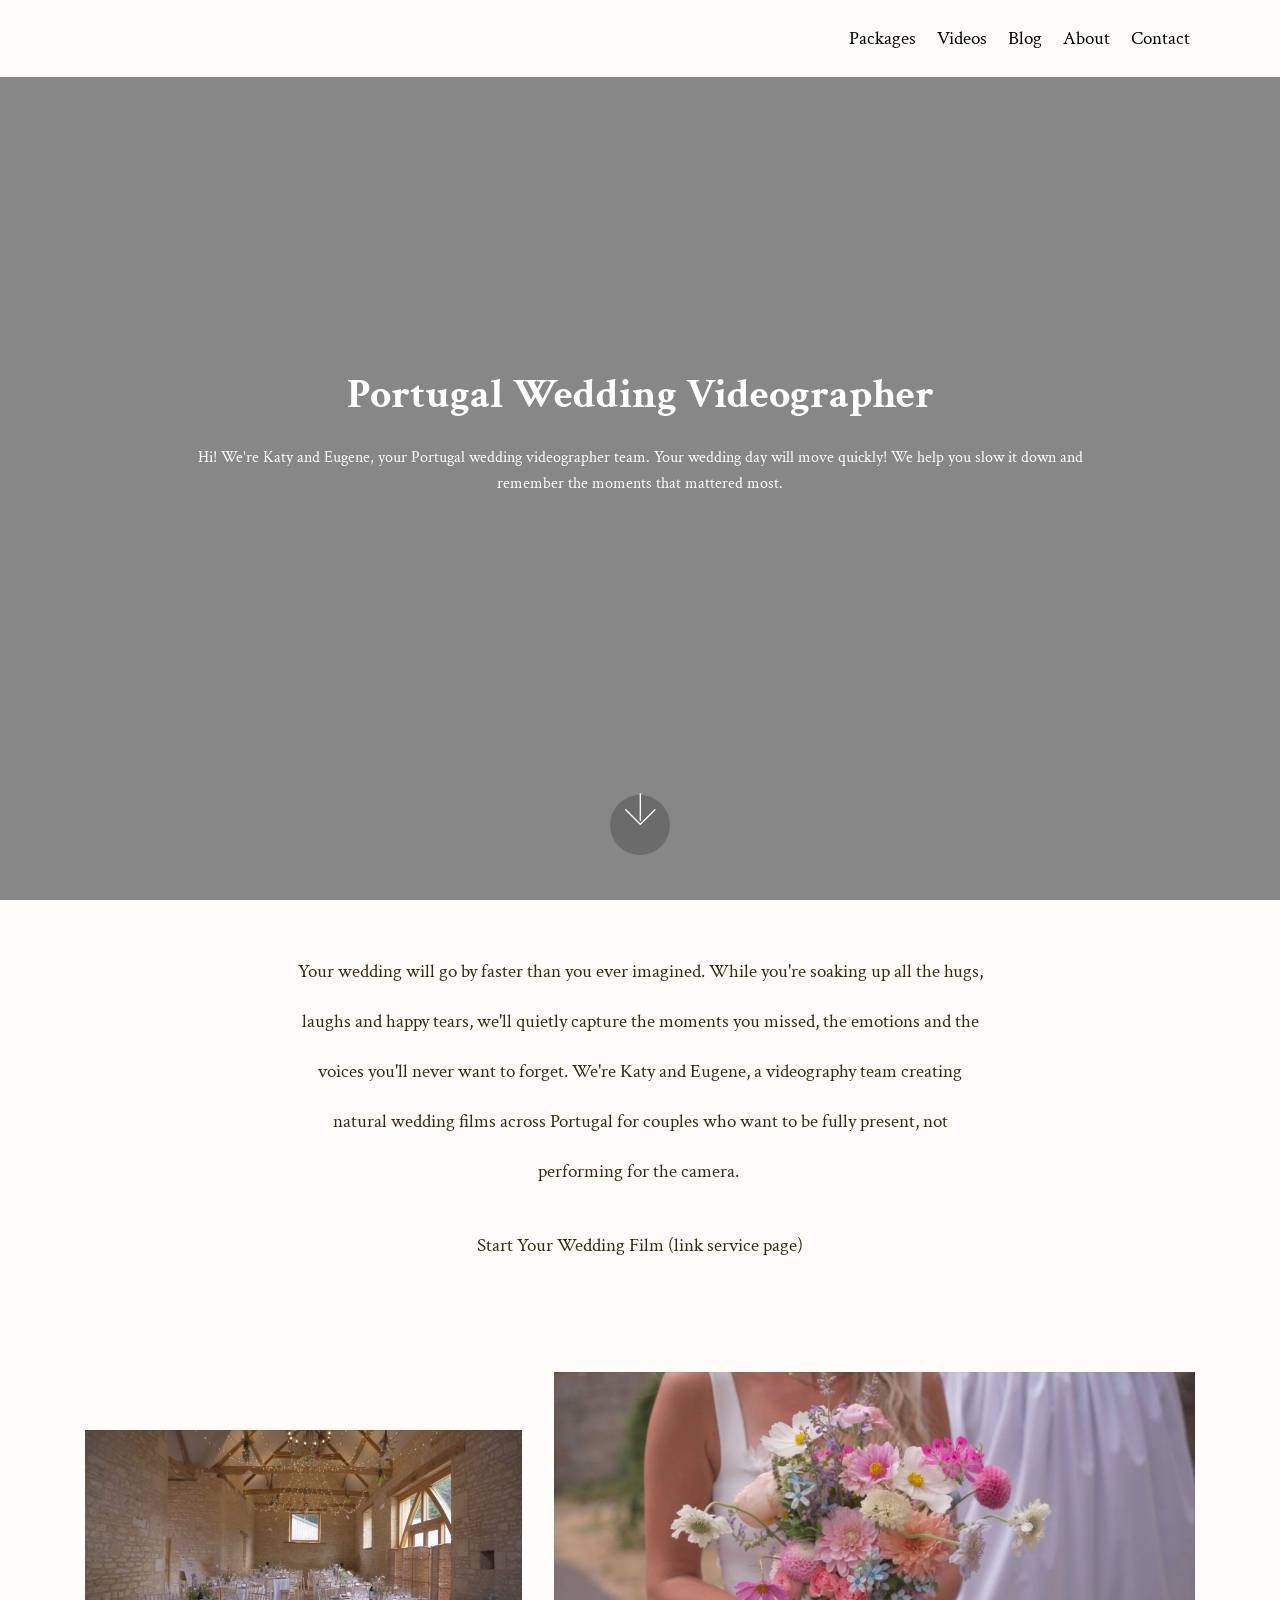
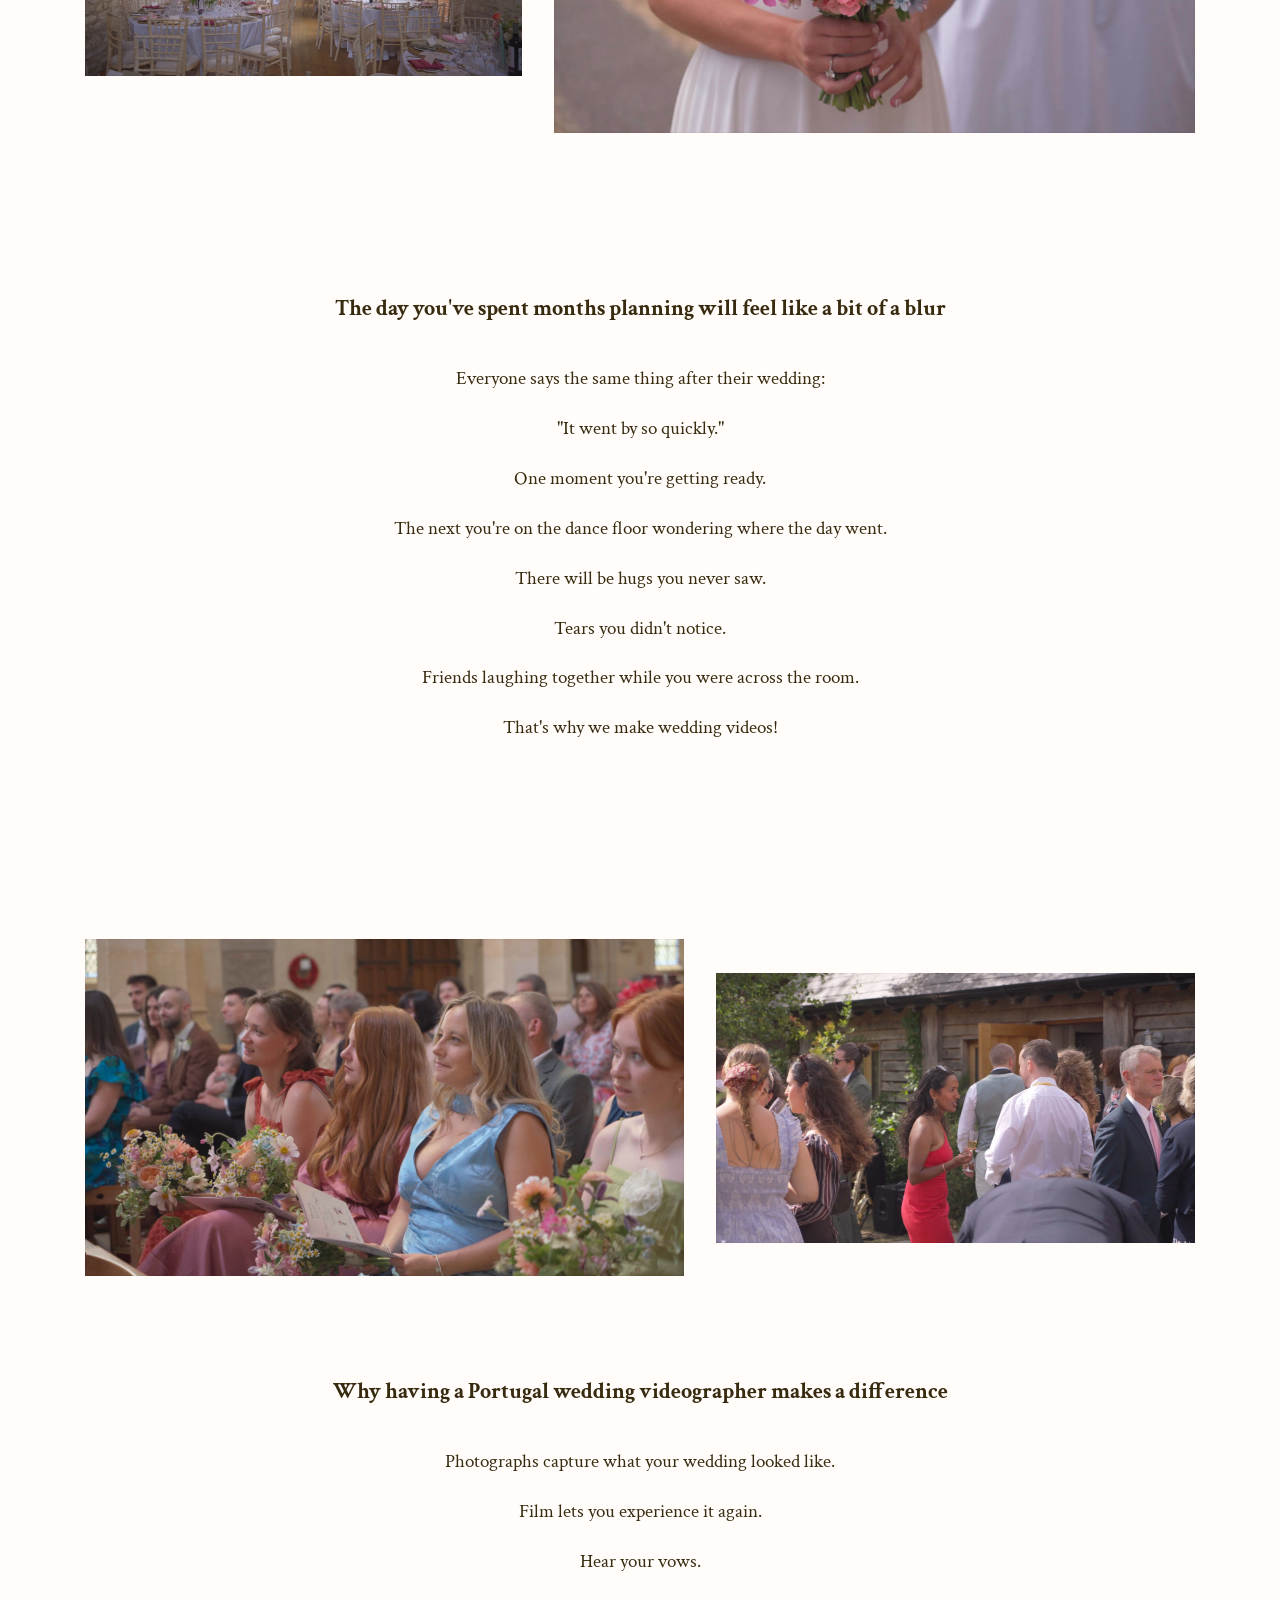
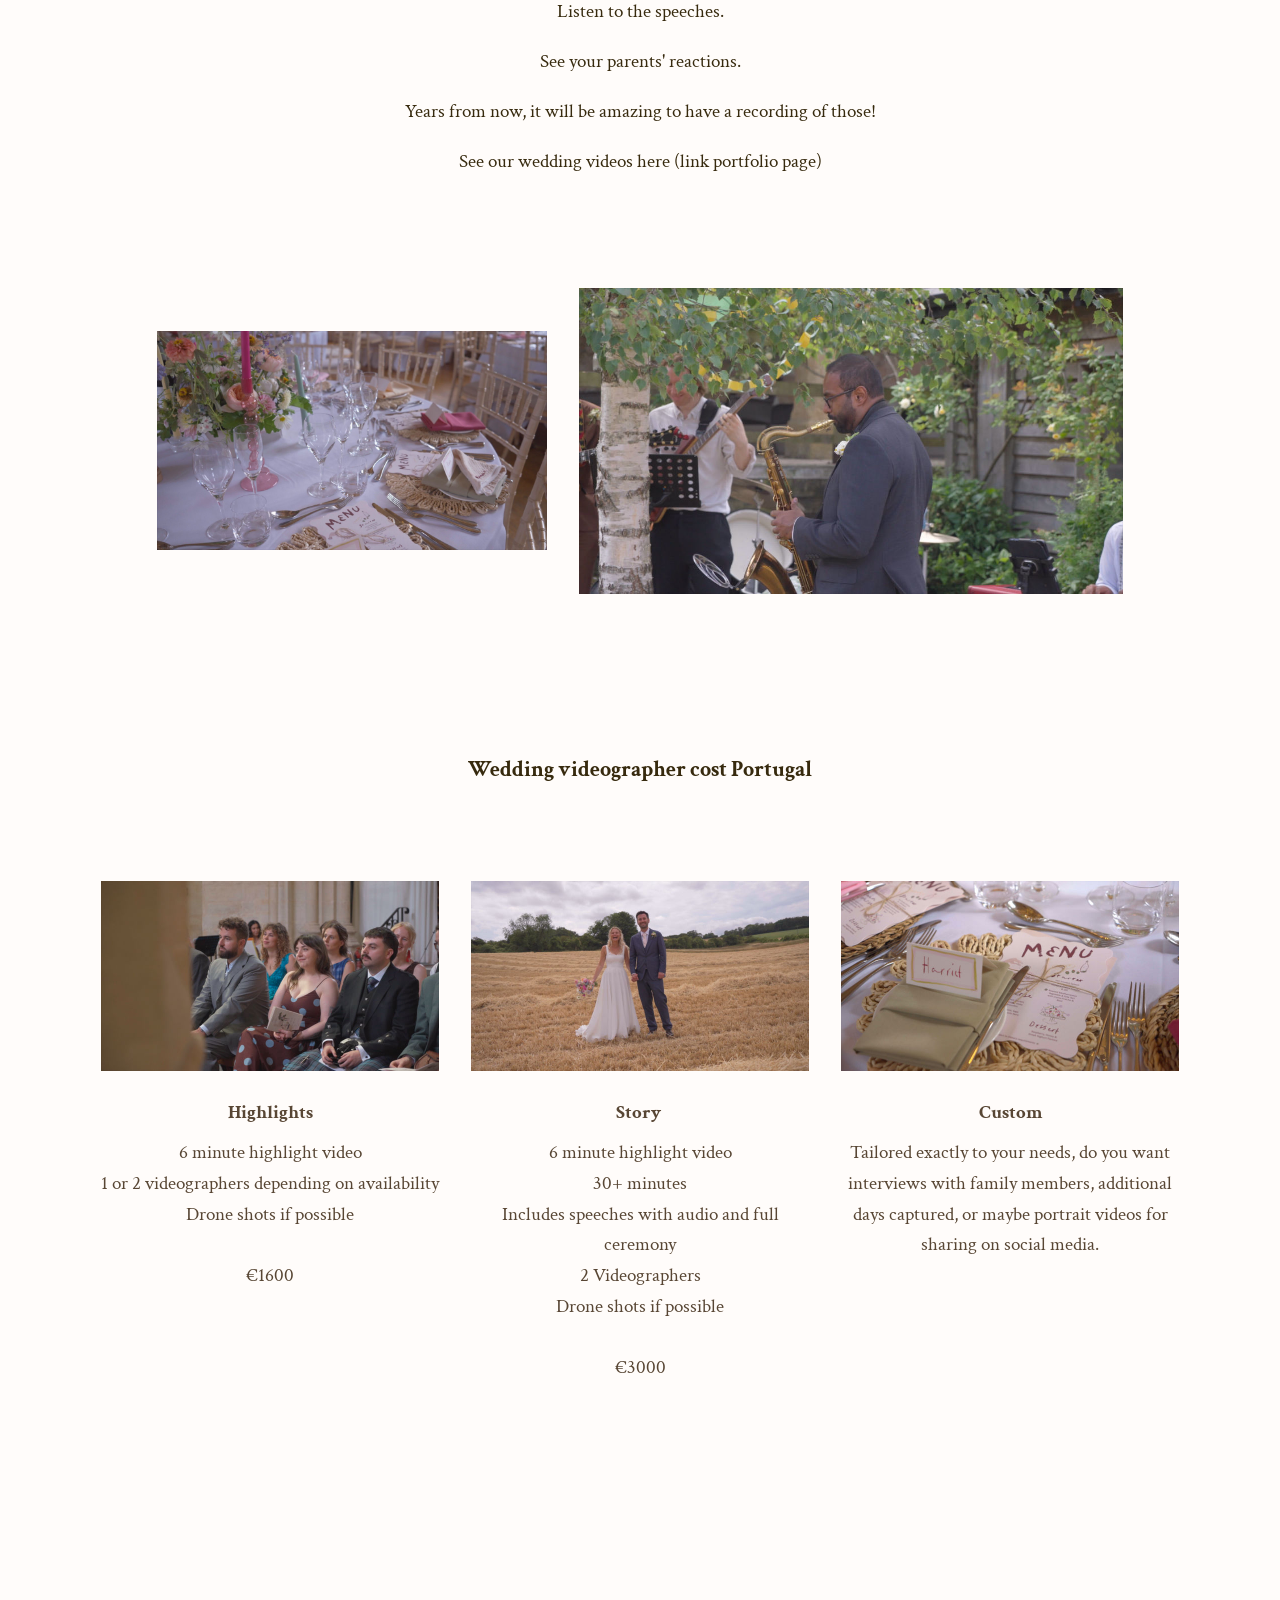
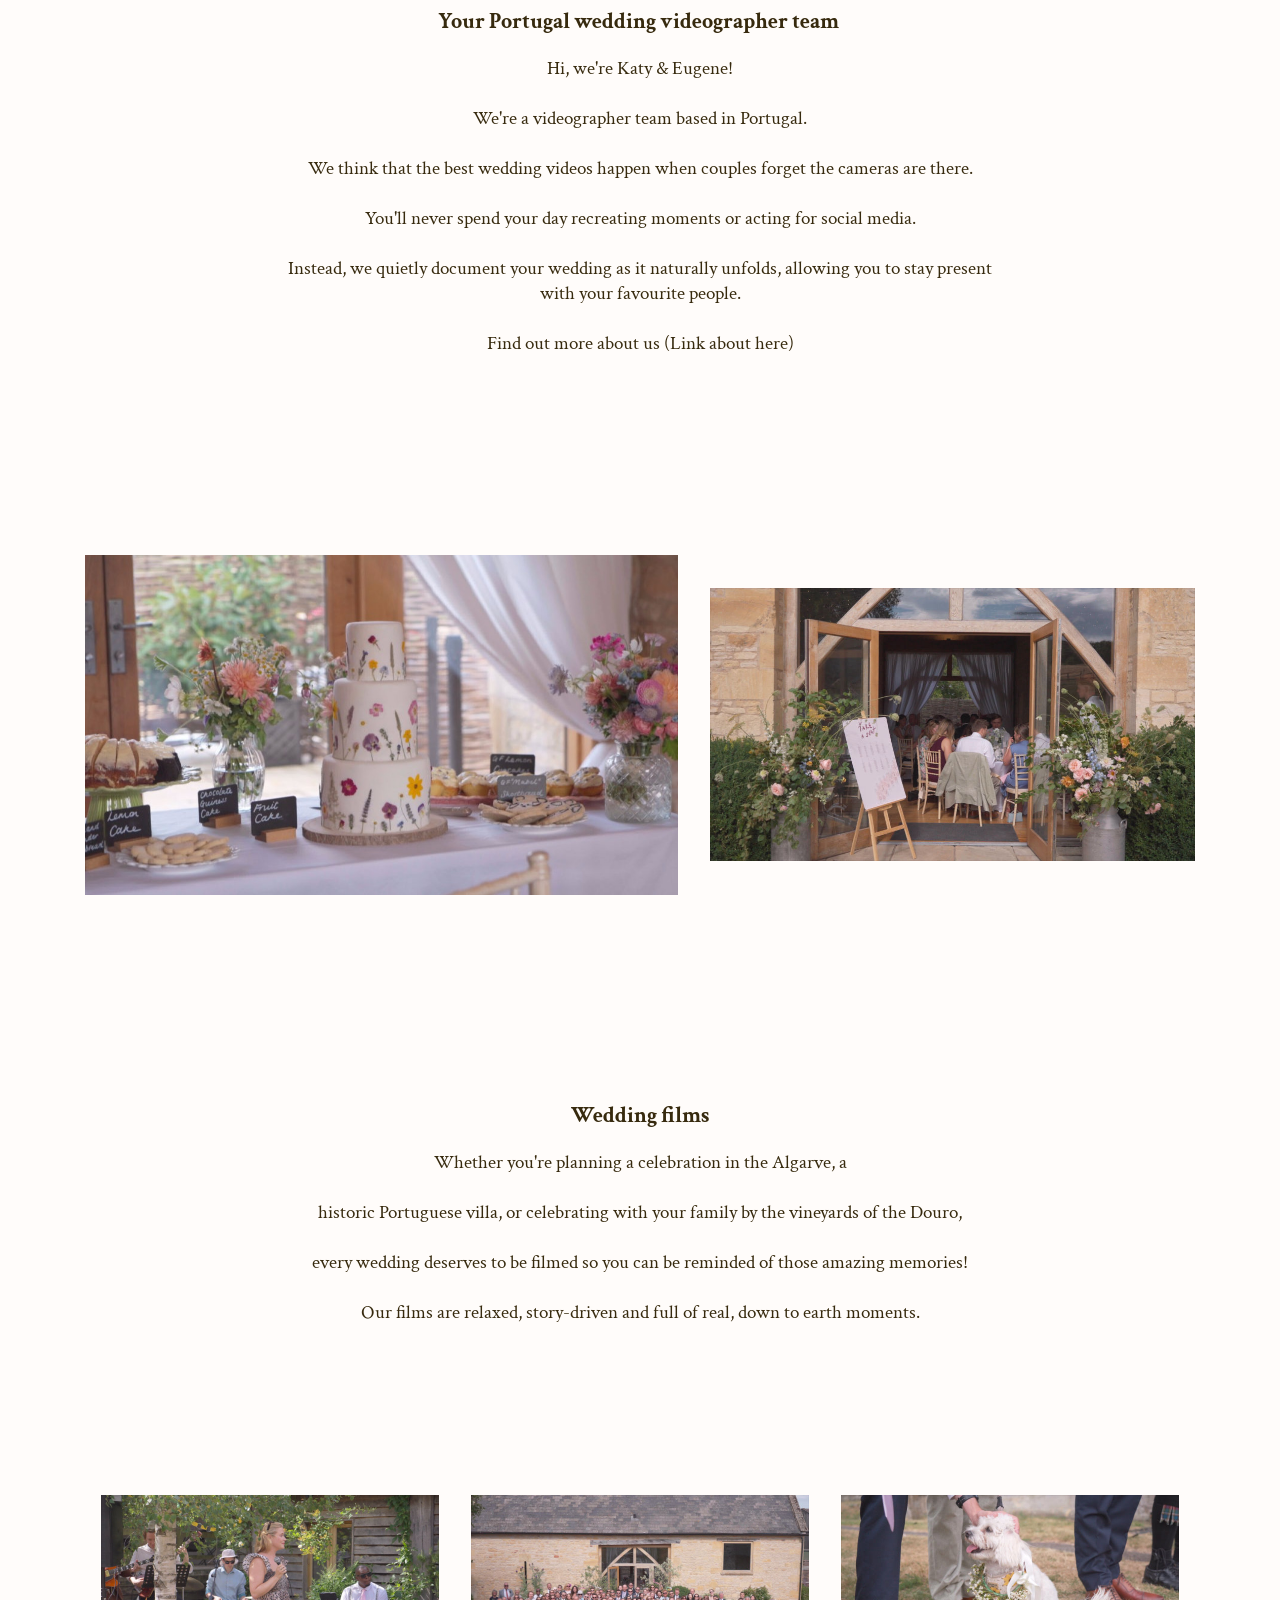
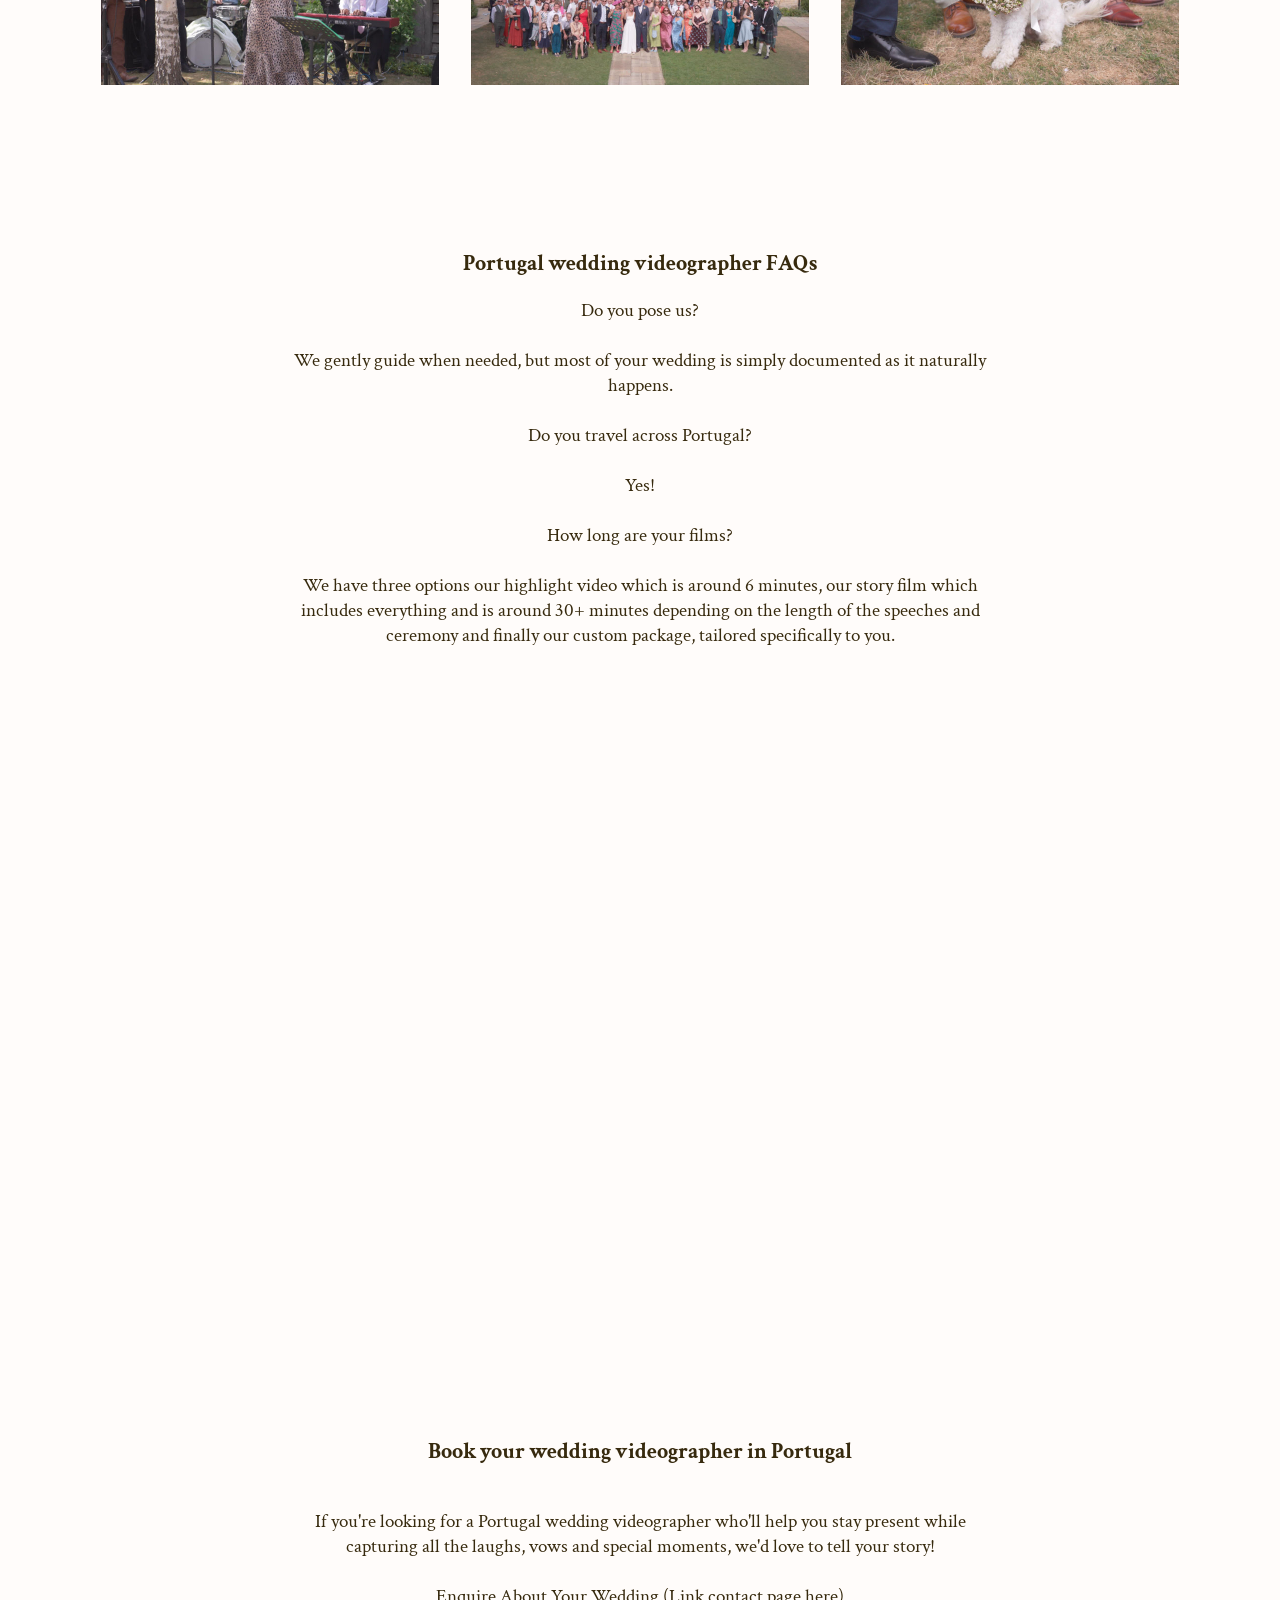
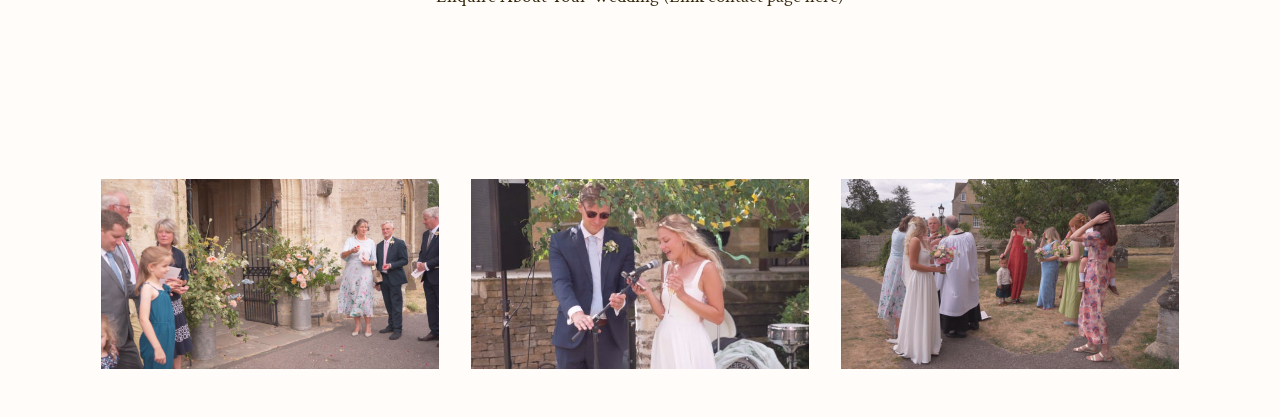
<file: index.html>
<!DOCTYPE html>
<html  >
<head>
  <!-- Site made with Mobirise Website Builder v4.12.4, https://mobirise.com -->
  <meta charset="UTF-8">
  <meta http-equiv="X-UA-Compatible" content="IE=edge">
  <meta name="generator" content="Mobirise v4.12.4, mobirise.com">
  <meta name="viewport" content="width=device-width, initial-scale=1, minimum-scale=1">
  <link rel="shortcut icon" href="assets/images/logo2.png" type="image/x-icon">
  <meta name="description" content="">
  
  
  <title>Home</title>
  <link rel="stylesheet" href="assets/web/assets/mobirise-icons/mobirise-icons.css">
  <link rel="stylesheet" href="assets/bootstrap/css/bootstrap.min.css">
  <link rel="stylesheet" href="assets/bootstrap/css/bootstrap-grid.min.css">
  <link rel="stylesheet" href="assets/bootstrap/css/bootstrap-reboot.min.css">
  <link rel="stylesheet" href="assets/tether/tether.min.css">
  <link rel="stylesheet" href="assets/dropdown/css/style.css">
  <link rel="stylesheet" href="assets/theme/css/style.css">
  <link rel="preload" as="style" href="assets/mobirise/css/mbr-additional.css"><link rel="stylesheet" href="assets/mobirise/css/mbr-additional.css" type="text/css">
  
  
  
</head>
<body>
  <section class="menu cid-tBT1cUaUUh" once="menu" id="menu2-3">

    

    <nav class="navbar navbar-expand beta-menu navbar-dropdown align-items-center navbar-fixed-top navbar-toggleable-sm">
        <button class="navbar-toggler navbar-toggler-right" type="button" data-toggle="collapse" data-target="#navbarSupportedContent" aria-controls="navbarSupportedContent" aria-expanded="false" aria-label="Toggle navigation">
            <div class="hamburger">
                <span></span>
                <span></span>
                <span></span>
                <span></span>
            </div>
        </button>
        <div class="menu-logo">
            <div class="navbar-brand">
                
                
            </div>
        </div>
        <div class="collapse navbar-collapse" id="navbarSupportedContent">
            <ul class="navbar-nav nav-dropdown nav-right navbar-nav-top-padding" data-app-modern-menu="true"><li class="nav-item"><a class="nav-link link text-black display-4" href="https://mobirise.co">Packages</a></li><li class="nav-item"><a class="nav-link link text-black display-4" href="https://mobirise.co">Videos</a></li><li class="nav-item"><a class="nav-link link text-black display-4" href="https://mobirise.co">Blog</a></li><li class="nav-item"><a class="nav-link link text-black display-4" href="https://mobirise.co">About</a></li><li class="nav-item"><a class="nav-link link text-black display-4" href="https://mobirise.co">Contact</a></li></ul>
            
        </div>
    </nav>
</section>

<section class="engine"><a href="https://mobirise.info/d">site maker</a></section><section class="header6 cid-vr94kbf4do mbr-fullscreen" data-bg-video="https://www.youtube.com/watch?v=M9P9OyLPEkA" id="header6-4v">

    

    <div class="mbr-overlay" style="opacity: 0.5; background-color: rgb(35, 35, 35);">
    </div>

    <div class="container">
        <div class="row justify-content-md-center">
            <div class="mbr-white col-md-10">
                <h1 class="mbr-section-title align-center mbr-bold pb-3 mbr-fonts-style display-1">Portugal Wedding Videographer</h1>
                <p class="mbr-text align-center pb-3 mbr-fonts-style display-5">
                    Hi! We're Katy and Eugene, your Portugal wedding videographer team. Your wedding day will move quickly! We help you slow it down and remember the moments that mattered most.
                </p>
                
            </div>
        </div>
    </div>

    <div class="mbr-arrow hidden-sm-down" aria-hidden="true">
        <a href="#next">
            <i class="mbri-down mbr-iconfont"></i>
        </a>
    </div>
</section>

<section class="mbr-section content4 cid-vqX9snL0SH" id="content4-48">

    

    <div class="container">
        <div class="media-container-row">
            <div class="title col-12 col-md-8">
                
                <h3 class="mbr-section-subtitle align-center mbr-light mbr-fonts-style display-7">Your wedding will go by faster than you ever imagined. While you're soaking up all the hugs, <br><br>laughs and happy tears, we'll quietly capture the moments you missed, the emotions and the <br><br>voices you'll never want to forget. We're Katy and Eugene, a videography team creating <br><br>natural wedding films across Portugal for couples who want to be fully present, not <br><br>performing for the camera.&nbsp;<div><br></div><div><br></div><div><span style="font-size: 1.2rem;">Start Your Wedding Film (link service page)</span><br></div></h3>
                
            </div>
        </div>
    </div>
</section>

<section class="cid-vqSTGBwMQE" id="image4-n">
    <!-- Block parameters controls (Blue "Gear" panel) -->
    
    <!-- End block parameters -->
    <div class="container images-container">
            <div class="media-container-row" style="width: 100%;">
                <div class="img-item item1" style="width: 71%;">
                    <img src="assets/images/portugal-wedding-videographer-food-874x492.jpg" alt="Skilled artisans weaving traditional baskets by hand using natural materials." title="Sustainable Craftsmanship – Supporting Local Artisans with Video Storytelling.">
                    
                </div>
                <div class="img-item">
                    <img src="assets/images/portugal-wedding-videographer-flowers-958x539.jpg" alt="A peaceful beach with turquoise waters, capturing the beauty of coastal landscapes." title="Nature Documentary Production – Showcasing the Serenity of Coastal Ecosystems.">
                    
                </div>
            </div>
    </div>
</section>

<section class="mbr-section content4 cid-vqX9MA6ZKE" id="content4-49">

    

    <div class="container">
        <div class="media-container-row">
            <div class="title col-12 col-md-8">
                <h2 class="align-center pb-3 mbr-fonts-style display-2"><strong>The day you've spent months planning will feel like a bit of a blur</strong><div><br></div></h2>
                <h3 class="mbr-section-subtitle align-center mbr-light mbr-fonts-style display-7"><div><span style="font-size: 1.2rem;">Everyone says the same thing after their wedding:</span></div><div><span style="font-size: 1.2rem;"><br></span></div><div><span style="font-size: 1.2rem;">"It went by so quickly."</span></div><div><span style="font-size: 1.2rem;"><br></span></div><div><span style="font-size: 1.2rem;">One moment you're getting ready.</span></div><div><span style="font-size: 1.2rem;"><br></span></div><div><span style="font-size: 1.2rem;">The next you're on the dance floor wondering where the day went.</span></div><div><br></div><div><span style="font-size: 1.2rem;">There will be hugs you never saw.</span></div><div><br></div><div><span style="font-size: 1.2rem;">Tears you didn't notice.</span></div><div><span style="font-size: 1.2rem;"><br></span></div><div><span style="font-size: 1.2rem;">Friends laughing together while you were across the room.</span></div><div><br></div><div><span style="font-size: 1.2rem;">That's why we make wedding videos!</span></div><div><br></div></h3>
                
            </div>
        </div>
    </div>
</section>

<section class="cid-vqSTIgmuy1" id="image4-o">
    <!-- Block parameters controls (Blue "Gear" panel) -->
    
    <!-- End block parameters -->
    <div class="container images-container">
            <div class="media-container-row" style="width: 100%;">
                <div class="img-item item1" style="width: 128%;">
                    <img src="assets/images/portugal-wedding-videographer-bridesmaids-1198x674.jpg" alt="Skilled artisans weaving traditional baskets by hand using natural materials." title="Sustainable Craftsmanship – Supporting Local Artisans with Video Storytelling.">
                    
                </div>
                <div class="img-item">
                    <img src="assets/images/portugal-wedding-videographer-guests-958x539.jpg" alt="A peaceful beach with turquoise waters, capturing the beauty of coastal landscapes." title="Nature Documentary Production – Showcasing the Serenity of Coastal Ecosystems.">
                    
                </div>
            </div>
    </div>
</section>

<section class="mbr-section content4 cid-vqXapeYjIB" id="content4-4a">

    

    <div class="container">
        <div class="media-container-row">
            <div class="title col-12 col-md-8">
                <h2 class="align-center pb-3 mbr-fonts-style display-2"><div><strong>Why having a Portugal wedding videographer makes a difference</strong></div><div><br></div></h2>
                <h3 class="mbr-section-subtitle align-center mbr-light mbr-fonts-style display-7"><div>Photographs capture what your wedding looked like.</div><div><br></div><div>Film lets you experience it again.</div><div><br></div><div>Hear your vows.</div><div><br></div><div>Listen to the speeches.</div><div><br></div><div>See your parents' reactions.</div><div><br></div><div>Years from now, it will be amazing to have a recording of those!</div><div><br></div><div>See our wedding videos here (link portfolio page)</div></h3>
                
            </div>
        </div>
    </div>
</section>

<section class="cid-vqSZYDLvu3" id="image4-r">
    <!-- Block parameters controls (Blue "Gear" panel) -->
    
    <!-- End block parameters -->
    <div class="container images-container">
            <div class="media-container-row" style="width: 87%;">
                <div class="img-item item1" style="width: 75%;">
                    <img src="assets/images/portugal-wedding-videographer-table-setting-candles-1198x674.jpg" alt="Skilled artisans weaving traditional baskets by hand using natural materials." title="Sustainable Craftsmanship – Supporting Local Artisans with Video Storytelling.">
                    
                </div>
                <div class="img-item">
                    <img src="assets/images/portugal-wedding-videographer-music-958x539.jpg" alt="A peaceful beach with turquoise waters, capturing the beauty of coastal landscapes." title="Nature Documentary Production – Showcasing the Serenity of Coastal Ecosystems.">
                    
                </div>
            </div>
    </div>
</section>

<section class="mbr-section content5 cid-vqVUNhkuHz" id="content5-u">

    

    

    <div class="container">
        <div class="media-container-row">
            <div class="title col-12 col-md-8">
                <h2 class="align-center mbr-bold mbr-white pb-3 mbr-fonts-style display-2">Wedding videographer cost Portugal</h2>
                
                
                
            </div>
        </div>
    </div>
</section>

<section class="features2 cid-vqVUF9I0xu" id="features2-t">

    

    
    
    <div class="container">
        <div class="media-container-row">
            <div class="card p-3 col-12 col-md-6 col-lg-4">
                <div class="card-wrapper">
                    <div class="card-img">
                        <img src="assets/images/portugal-wedding-videographer-ceremony-676x380.jpg" alt="Scenic view of Serra da Estrela mountains, filmed by Lisbon videographer" title="">
                    </div>
                    <div class="card-box">
                        <h4 class="card-title pb-3 mbr-fonts-style display-7"><strong>Highlights</strong><br></h4>
                        <p class="mbr-text mbr-fonts-style display-7">6 minute highlight video<br>1 or 2 videographers depending on availability<br>Drone shots if possible<br><br>€1600</p>
                    </div>
                </div>
            </div>

            <div class="card p-3 col-12 col-md-6 col-lg-4">
                <div class="card-wrapper">
                    <div class="card-img">
                        <img src="assets/images/portugal-wedding-videographer-field-676x380.jpg" alt="Shepherd with flock in Serra da Estrela, Lisbon videographer documentary scene" title="">
                    </div>
                    <div class="card-box ">
                        <h4 class="card-title pb-3 mbr-fonts-style display-7"><strong>Story&nbsp;</strong></h4>
                        <p class="mbr-text mbr-fonts-style display-7">6 minute highlight video<br>30+ minutes<br>Includes speeches with audio and full ceremony<br>2 Videographers<br>Drone shots if possible<br><br>€3000<br></p>
                    </div>
                </div>
            </div>

            <div class="card p-3 col-12 col-md-6 col-lg-4">
                <div class="card-wrapper">
                    <div class="card-img">
                        <img src="assets/images/portugal-wedding-videographer-menu-676x380.jpg" alt="Sheep grazing in a field, Lisbon videographer rural footage" title="">
                    </div>
                    <div class="card-box">
                        <h4 class="card-title pb-3 mbr-fonts-style display-7"><strong>Custom</strong><br></h4>
                        <p class="mbr-text mbr-fonts-style display-7">Tailored exactly to your needs, do you want interviews with family members, additional days captured, or maybe portrait videos for sharing on social media.</p>
                    </div>
                </div>
            </div>

            
        </div>
    </div>
</section>

<section class="mbr-section content4 cid-vqXax5EZnw" id="content4-4b">

    

    <div class="container">
        <div class="media-container-row">
            <div class="title col-12 col-md-8">
                <h2 class="align-center pb-3 mbr-fonts-style display-2"><div><strong>Your Portugal wedding videographer team&nbsp;</strong></div></h2>
                <h3 class="mbr-section-subtitle align-center mbr-light mbr-fonts-style display-7"><div>Hi, we're Katy &amp; Eugene!</div><div><br></div><div>We're a videographer team based in Portugal.</div><div><br></div><div>We think that the best wedding videos happen when couples forget the cameras are there.</div><div><br></div><div>You'll never spend your day recreating moments or acting for social media.</div><div><br></div><div>Instead, we quietly document your wedding as it naturally unfolds, allowing you to stay present with your favourite people.</div><div><br></div><div>Find out more about us (Link about here)</div><div><br></div></h3>
                
            </div>
        </div>
    </div>
</section>

<section class="cid-vqSTDhNlOO" id="image4-m">
    <!-- Block parameters controls (Blue "Gear" panel) -->
    
    <!-- End block parameters -->
    <div class="container images-container">
            <div class="media-container-row" style="width: 100%;">
                <div class="img-item item1" style="width: 125%;">
                    <img src="assets/images/portugal-wedding-videographer-cake-1186x667.jpeg" alt="Skilled artisans weaving traditional baskets by hand using natural materials." title="Sustainable Craftsmanship – Supporting Local Artisans with Video Storytelling.">
                    
                </div>
                <div class="img-item">
                    <img src="assets/images/portugal-wedding-videographer-entrance-958x539.jpg" alt="A peaceful beach with turquoise waters, capturing the beauty of coastal landscapes." title="Nature Documentary Production – Showcasing the Serenity of Coastal Ecosystems.">
                    
                </div>
            </div>
    </div>
</section>

<section class="mbr-section content4 cid-vqXaDkvZNP" id="content4-4c">

    

    <div class="container">
        <div class="media-container-row">
            <div class="title col-12 col-md-8">
                <h2 class="align-center pb-3 mbr-fonts-style display-2"><strong>Wedding films</strong></h2>
                <h3 class="mbr-section-subtitle align-center mbr-light mbr-fonts-style display-7"><div>Whether you're planning a celebration in the Algarve, a</div><br><div>historic Portuguese villa, or celebrating with your family by the vineyards of the Douro,</div><br><div> every wedding deserves to be filmed so you can be reminded of those amazing memories!</div><div><br></div><div>Our films are relaxed, story-driven and full of real, down to earth moments.</div><div><br></div></h3>
                
            </div>
        </div>
    </div>
</section>

<section class="features2 cid-vqXif45u6S" id="features2-4i">

    

    
    
    <div class="container">
        <div class="media-container-row">
            <div class="card p-3 col-12 col-md-6 col-lg-4">
                <div class="card-wrapper">
                    <div class="card-img">
                        <img src="assets/images/portugal-wedding-videographer-singer-676x380.jpg" alt="Scenic view of Serra da Estrela mountains, filmed by Lisbon videographer" title="">
                    </div>
                    <div class="card-box">
                        
                        
                    </div>
                </div>
            </div>

            <div class="card p-3 col-12 col-md-6 col-lg-4">
                <div class="card-wrapper">
                    <div class="card-img">
                        <img src="assets/images/portugal-wedding-videographer-group-676x380.jpg" alt="Shepherd with flock in Serra da Estrela, Lisbon videographer documentary scene" title="">
                    </div>
                    <div class="card-box ">
                        
                        
                    </div>
                </div>
            </div>

            <div class="card p-3 col-12 col-md-6 col-lg-4">
                <div class="card-wrapper">
                    <div class="card-img">
                        <img src="assets/images/portugal-wedding-videographer-dog-676x380.jpg" alt="Sheep grazing in a field, Lisbon videographer rural footage" title="">
                    </div>
                    <div class="card-box">
                        
                        
                    </div>
                </div>
            </div>

            
        </div>
    </div>
</section>

<section class="mbr-section content4 cid-vqXaY4X2k5" id="content4-4f">

    

    <div class="container">
        <div class="media-container-row">
            <div class="title col-12 col-md-8">
                <h2 class="align-center pb-3 mbr-fonts-style display-2"><strong>Portugal wedding videographer FAQs</strong></h2>
                <h3 class="mbr-section-subtitle align-center mbr-light mbr-fonts-style display-7"><div>Do you pose us?</div><br><div><span style="font-size: 1.2rem;">We gently guide when needed, but most of your wedding is simply documented as it naturally happens.</span><br></div><div><br></div><div>Do you travel across Portugal?</div><div><br></div><div>Yes!</div><div><br></div><div>How long are your films?</div><div><br></div><div>We have three options our highlight video which is around 6 minutes, our story film which includes everything and is around 30+ minutes depending on the length of the speeches and ceremony and finally our custom package, tailored specifically to you.</div></h3>
                
            </div>
        </div>
    </div>
</section>

<section class="cid-vr94LR8KM9" id="video3-4w">

    
    
    <figure class="mbr-figure align-center container">
        <div class="video-block" style="width: 80%;">
            <div><iframe class="mbr-embedded-video" src="https://www.youtube.com/embed/M9P9OyLPEkA?rel=0&amp;amp;showinfo=0&amp;autoplay=0&amp;loop=0" width="1280" height="720" frameborder="0" allowfullscreen></iframe></div>
        </div>
    </figure>
</section>

<section class="mbr-section content4 cid-vqXaJhpWoR" id="content4-4d">

    

    <div class="container">
        <div class="media-container-row">
            <div class="title col-12 col-md-8">
                <h2 class="align-center pb-3 mbr-fonts-style display-2"><div><strong>Book your wedding videographer in Portugal</strong></div><div><br></div></h2>
                <h3 class="mbr-section-subtitle align-center mbr-light mbr-fonts-style display-7"><div>If you're looking for a Portugal wedding videographer who'll help you stay present while capturing all the laughs, vows and special moments, we'd love to tell your story!</div><div><br></div><div>Enquire About Your Wedding (Link contact page here)</div><div><br></div></h3>
                
            </div>
        </div>
    </div>
</section>

<section class="features2 cid-vqY4VKAw5K" id="features2-4q">

    

    
    
    <div class="container">
        <div class="media-container-row">
            <div class="card p-3 col-12 col-md-6 col-lg-4">
                <div class="card-wrapper">
                    <div class="card-img">
                        <img src="assets/images/outside-flowers-676x380.jpg" alt="Scenic view of Serra da Estrela mountains, filmed by Lisbon videographer" title="">
                    </div>
                    <div class="card-box">
                        
                        
                    </div>
                </div>
            </div>

            <div class="card p-3 col-12 col-md-6 col-lg-4">
                <div class="card-wrapper">
                    <div class="card-img">
                        <img src="assets/images/speech-1-676x380.jpeg" alt="Shepherd with flock in Serra da Estrela, Lisbon videographer documentary scene" title="">
                    </div>
                    <div class="card-box ">
                        
                        
                    </div>
                </div>
            </div>

            <div class="card p-3 col-12 col-md-6 col-lg-4">
                <div class="card-wrapper">
                    <div class="card-img">
                        <img src="assets/images/cute-676x380.jpg" alt="Sheep grazing in a field, Lisbon videographer rural footage" title="">
                    </div>
                    <div class="card-box">
                        
                        
                    </div>
                </div>
            </div>

            
        </div>
    </div>
</section>


  <script src="assets/web/assets/jquery/jquery.min.js"></script>
  <script src="assets/popper/popper.min.js"></script>
  <script src="assets/bootstrap/js/bootstrap.min.js"></script>
  <script src="assets/tether/tether.min.js"></script>
  <script src="assets/dropdown/js/nav-dropdown.js"></script>
  <script src="assets/dropdown/js/navbar-dropdown.js"></script>
  <script src="assets/touchswipe/jquery.touch-swipe.min.js"></script>
  <script src="assets/ytplayer/jquery.mb.ytplayer.min.js"></script>
  <script src="assets/vimeoplayer/jquery.mb.vimeo_player.js"></script>
  <script src="assets/smoothscroll/smooth-scroll.js"></script>
  <script src="assets/theme/js/script.js"></script>
  
  
</body>
</html>
</file>
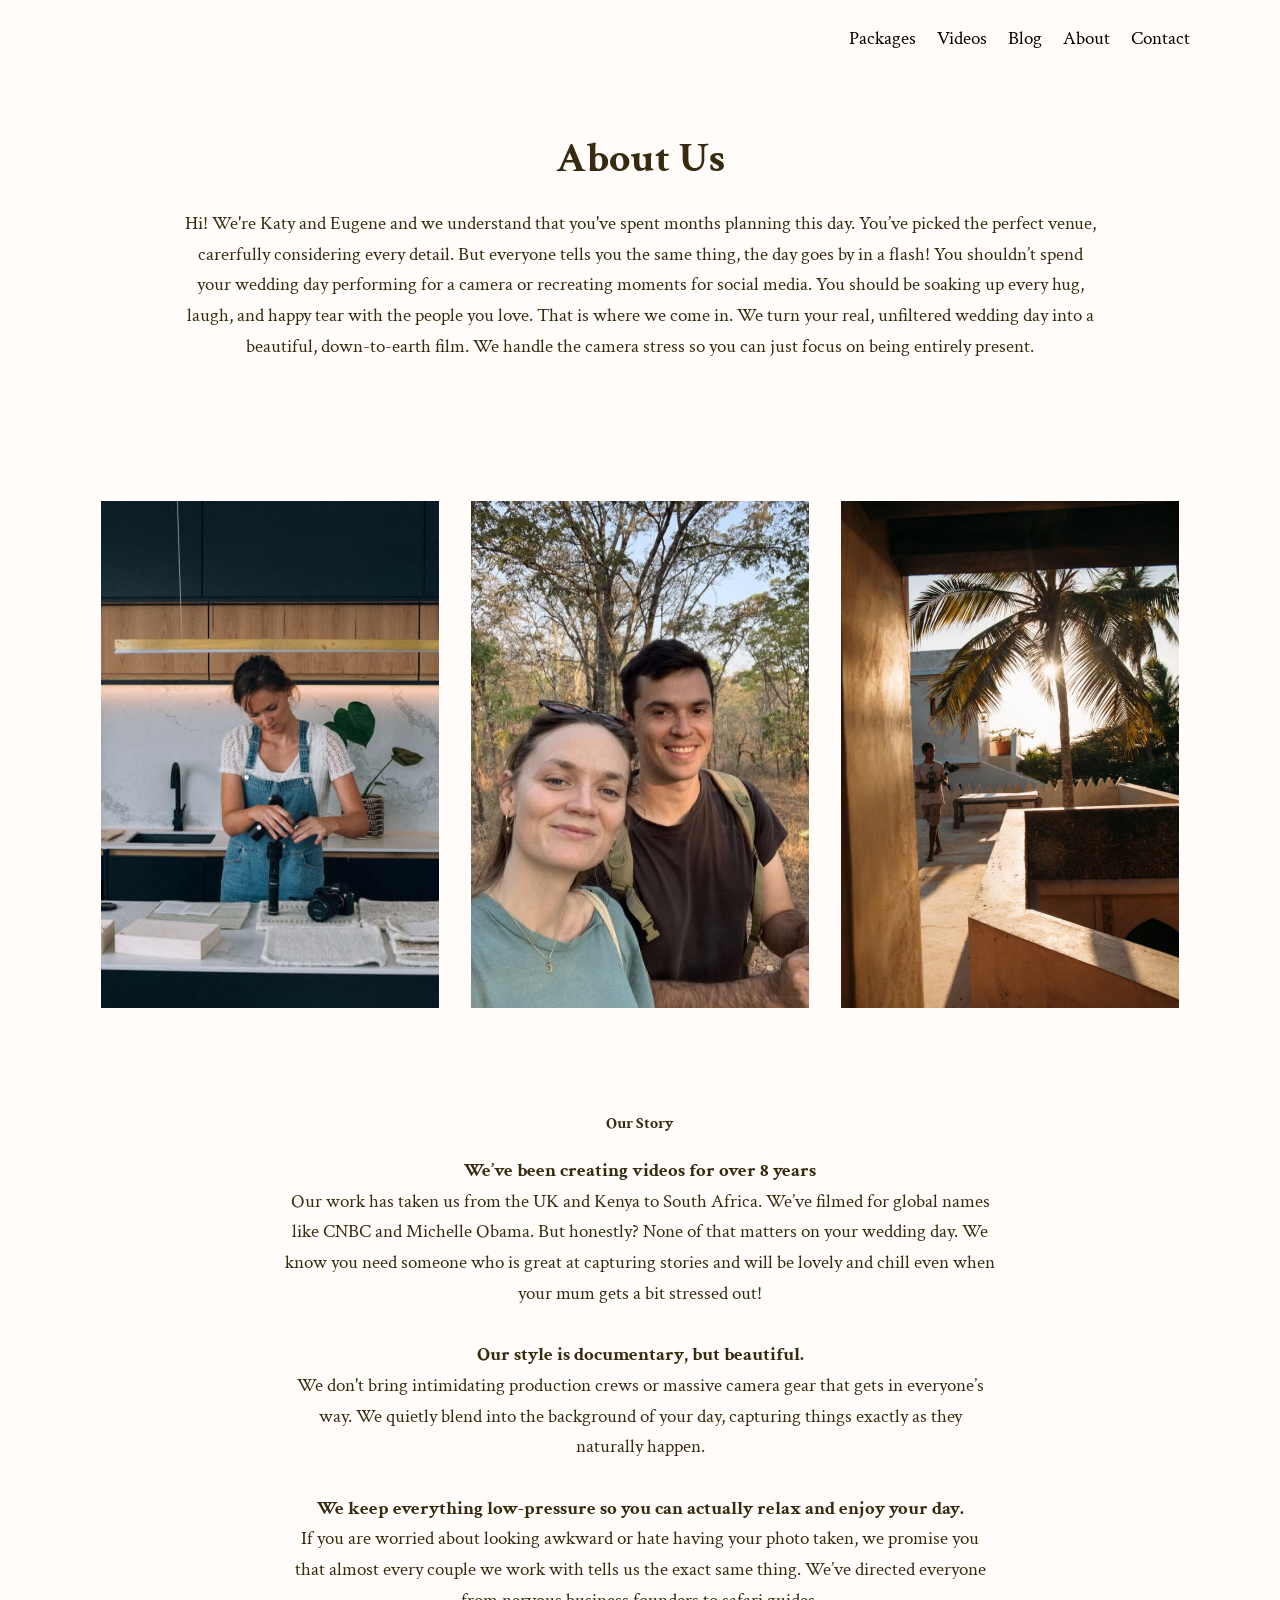
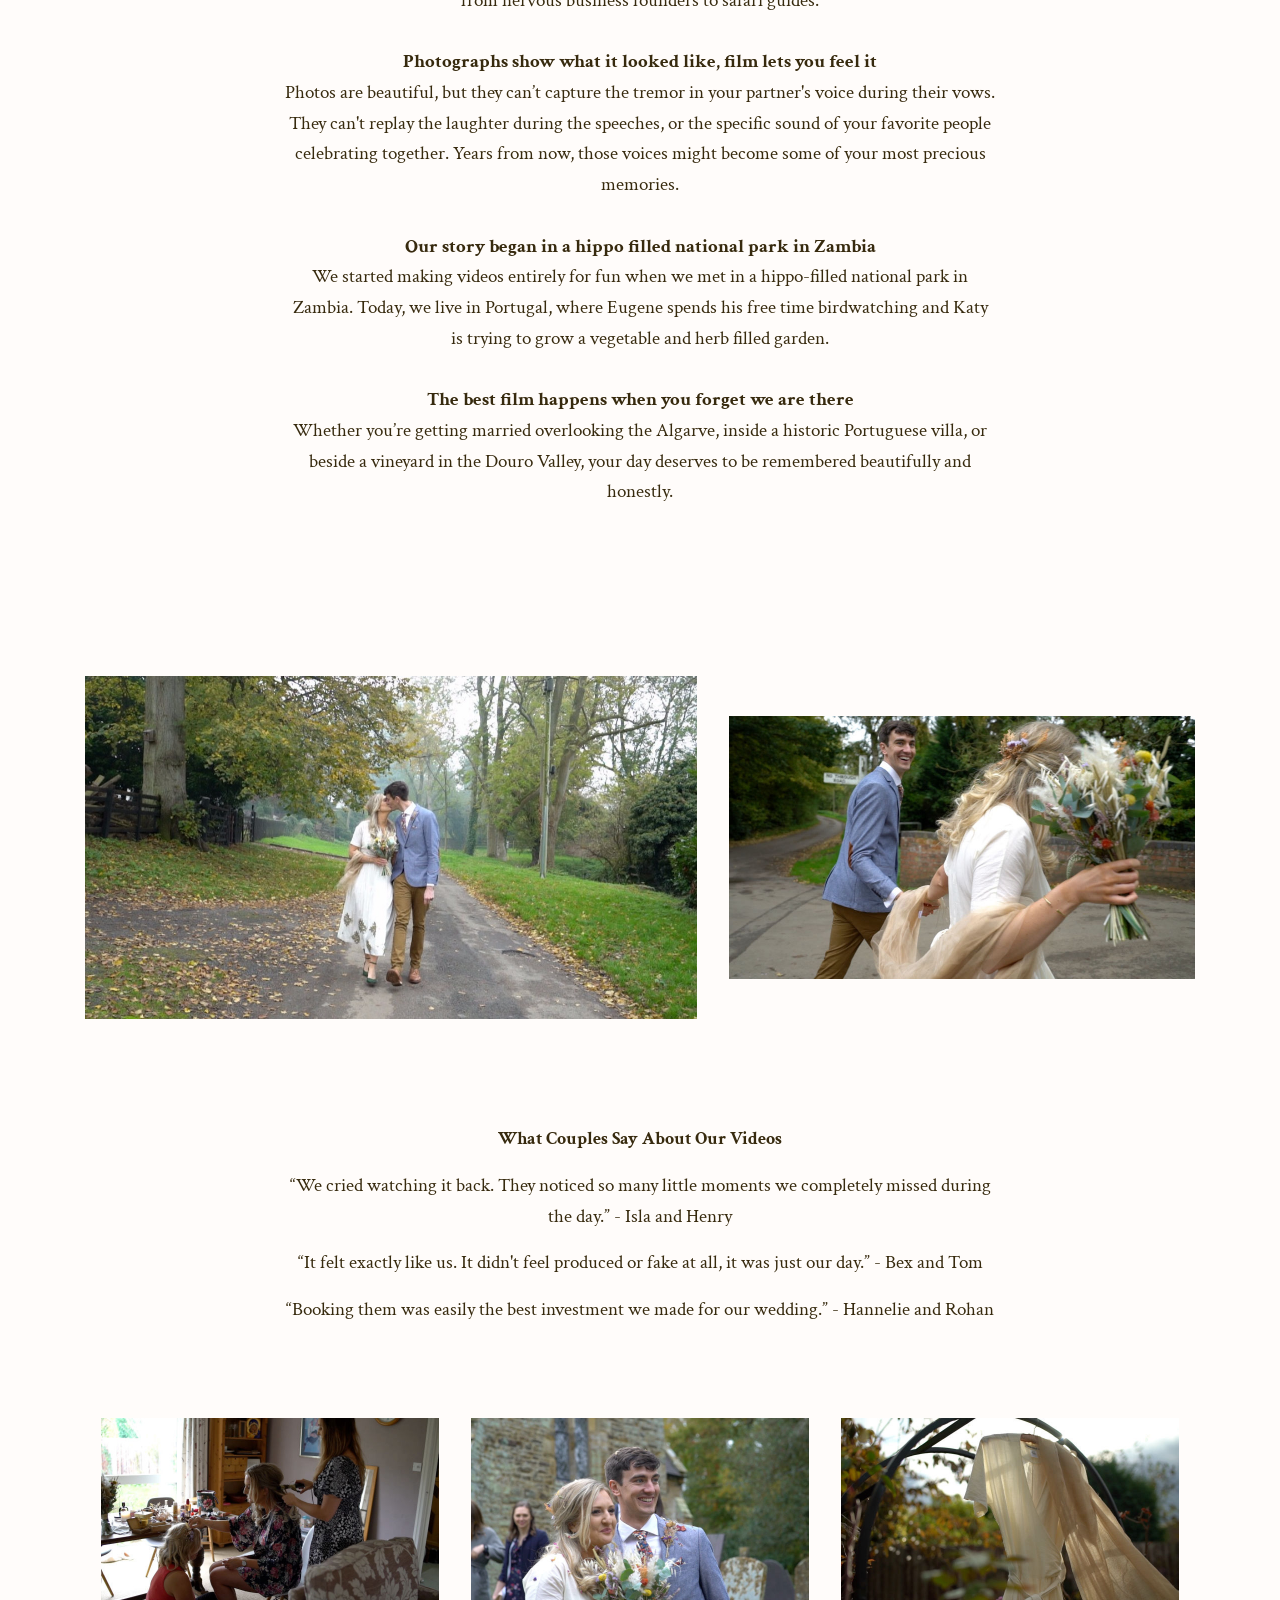
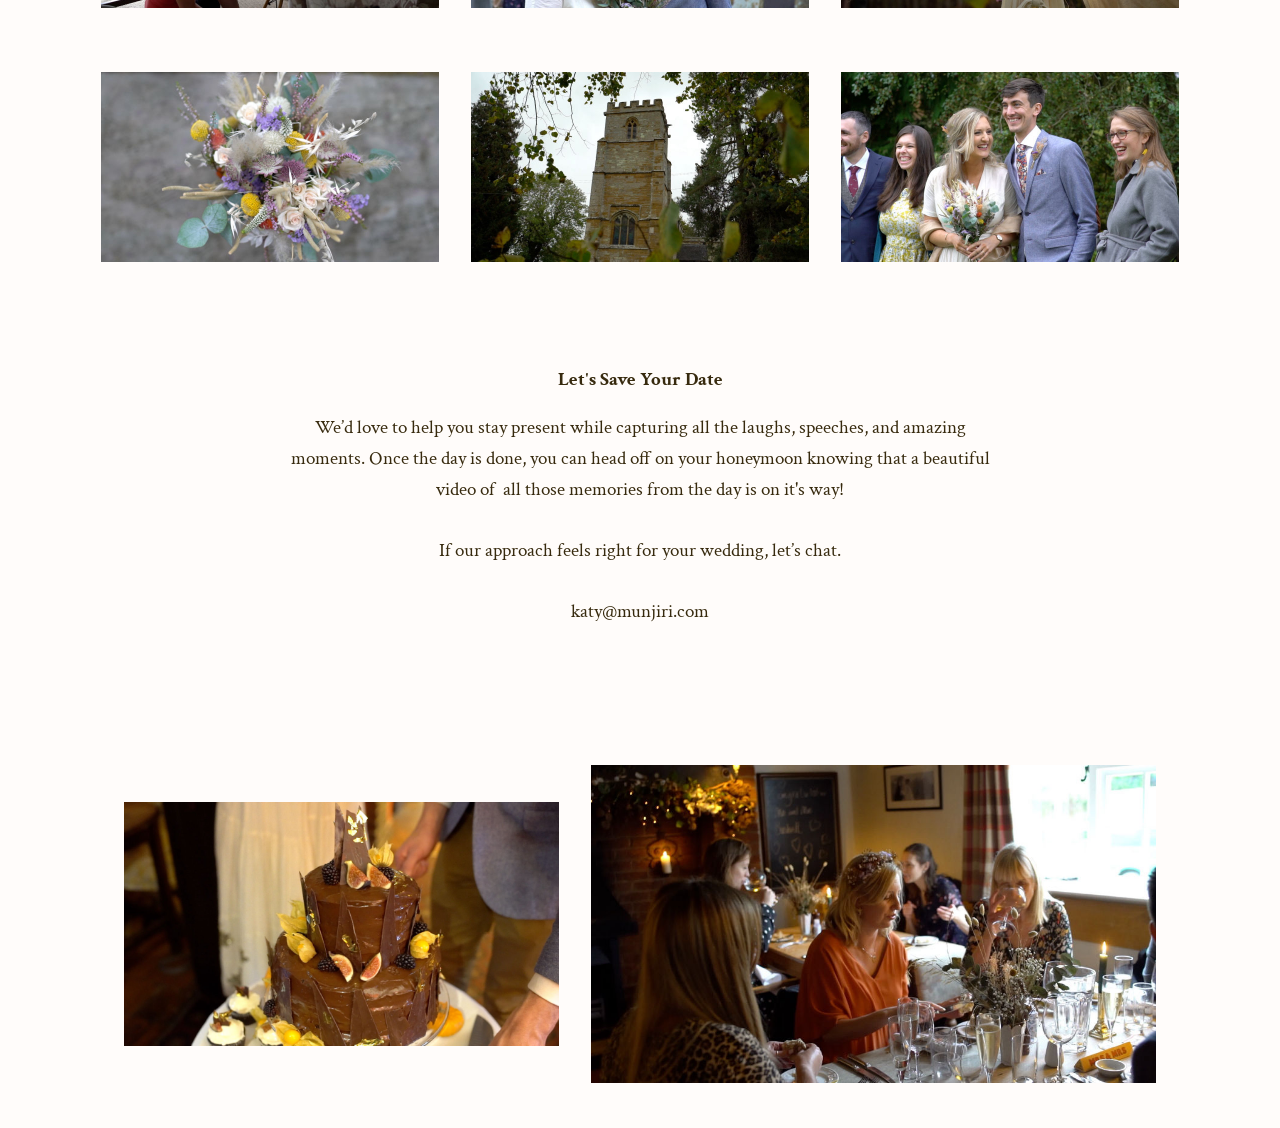
<file: about.html>
<!DOCTYPE html>
<html  >
<head>
  <!-- Site made with Mobirise Website Builder v4.12.4, https://mobirise.com -->
  <meta charset="UTF-8">
  <meta http-equiv="X-UA-Compatible" content="IE=edge">
  <meta name="generator" content="Mobirise v4.12.4, mobirise.com">
  <meta name="viewport" content="width=device-width, initial-scale=1, minimum-scale=1">
  <link rel="shortcut icon" href="assets/images/logo2.png" type="image/x-icon">
  <meta name="description" content="">
  
  
  <title>About</title>
  <link rel="stylesheet" href="assets/web/assets/mobirise-icons/mobirise-icons.css">
  <link rel="stylesheet" href="assets/bootstrap/css/bootstrap.min.css">
  <link rel="stylesheet" href="assets/bootstrap/css/bootstrap-grid.min.css">
  <link rel="stylesheet" href="assets/bootstrap/css/bootstrap-reboot.min.css">
  <link rel="stylesheet" href="assets/tether/tether.min.css">
  <link rel="stylesheet" href="assets/dropdown/css/style.css">
  <link rel="stylesheet" href="assets/theme/css/style.css">
  <link rel="preload" as="style" href="assets/mobirise/css/mbr-additional.css"><link rel="stylesheet" href="assets/mobirise/css/mbr-additional.css" type="text/css">
  
  
  
</head>
<body>
  <section class="menu cid-vqWY0uVO8q" once="menu" id="menu2-32">

    

    <nav class="navbar navbar-expand beta-menu navbar-dropdown align-items-center navbar-fixed-top navbar-toggleable-sm">
        <button class="navbar-toggler navbar-toggler-right" type="button" data-toggle="collapse" data-target="#navbarSupportedContent" aria-controls="navbarSupportedContent" aria-expanded="false" aria-label="Toggle navigation">
            <div class="hamburger">
                <span></span>
                <span></span>
                <span></span>
                <span></span>
            </div>
        </button>
        <div class="menu-logo">
            <div class="navbar-brand">
                
                
            </div>
        </div>
        <div class="collapse navbar-collapse" id="navbarSupportedContent">
            <ul class="navbar-nav nav-dropdown nav-right navbar-nav-top-padding" data-app-modern-menu="true"><li class="nav-item"><a class="nav-link link text-black display-4" href="https://mobirise.co">Packages</a></li><li class="nav-item"><a class="nav-link link text-black display-4" href="https://mobirise.co">Videos</a></li><li class="nav-item"><a class="nav-link link text-black display-4" href="https://mobirise.co">Blog</a></li><li class="nav-item"><a class="nav-link link text-black display-4" href="https://mobirise.co">About</a></li><li class="nav-item"><a class="nav-link link text-black display-4" href="https://mobirise.co">Contact</a></li></ul>
            
        </div>
    </nav>
</section>

<section class="engine"><a href="https://mobirise.info/s">bootstrap theme</a></section><section class="header1 cid-vqX8eNvd3i" id="header16-44">

    

    

    <div class="container">
        <div class="row justify-content-md-center">
            <div class="col-md-10 align-center">
                <h1 class="mbr-section-title mbr-bold pb-3 mbr-fonts-style display-1">About Us</h1>
                
                <p class="mbr-text pb-3 mbr-fonts-style display-7">Hi! We're Katy and Eugene and we understand that you've spent months planning this day. You’ve picked the perfect venue, carerfully considering every detail. But everyone tells you the same thing, the day goes by in a flash! You shouldn’t spend your wedding day performing for a camera or recreating moments for social media. You should be soaking up every hug, laugh, and happy tear with the people you love. That is where we come in. We turn your real, unfiltered wedding day into a beautiful, down-to-earth film. We handle the camera stress so you can just focus on being entirely present.</p>
                
            </div>
        </div>
    </div>

</section>

<section class="features2 cid-vqXZ8HwjZA" id="features2-4o">

    

    
    
    <div class="container">
        <div class="media-container-row">
            <div class="card p-3 col-12 col-md-6 col-lg-4">
                <div class="card-wrapper">
                    <div class="card-img">
                        <img src="assets/images/filming-with-coral-and-hive-in-cape-town-video-production-munjiri-videos-676x1201.jpeg" alt="Scenic view of Serra da Estrela mountains, filmed by Lisbon videographer" title="">
                    </div>
                    <div class="card-box">
                        
                        
                    </div>
                </div>
            </div>

            <div class="card p-3 col-12 col-md-6 col-lg-4">
                <div class="card-wrapper">
                    <div class="card-img">
                        <img src="assets/images/filming-in-lusaka-zambia-video-production-munjiri-videos-676x901.jpeg" alt="Shepherd with flock in Serra da Estrela, Lisbon videographer documentary scene" title="">
                    </div>
                    <div class="card-box ">
                        
                        
                    </div>
                </div>
            </div>

            <div class="card p-3 col-12 col-md-6 col-lg-4">
                <div class="card-wrapper">
                    <div class="card-img">
                        <img src="assets/images/filming-in-lamu-kenya-video-production-munjiri-videos-676x1014.jpg" alt="Sheep grazing in a field, Lisbon videographer rural footage" title="">
                    </div>
                    <div class="card-box">
                        
                        
                    </div>
                </div>
            </div>

            
        </div>
    </div>
</section>

<section class="mbr-section content5 cid-vqWY0xwpL8" id="content5-36">

    

    

    <div class="container">
        <div class="media-container-row">
            <div class="title col-12 col-md-8">
                <h2 class="align-center mbr-bold mbr-white pb-3 mbr-fonts-style display-5">Our Story</h2>
                
                <p class="mbr-text align-center mbr-white pb-3 mbr-fonts-style display-7"><strong>We’ve been creating videos for over 8 years <br></strong>Our work has taken us from the UK and Kenya to South Africa. We’ve filmed for global names like CNBC and Michelle Obama. But honestly? None of that matters on your wedding day. We know you need someone who is great at capturing stories and will be lovely and chill even when your mum gets a bit stressed out! <br><br><strong>Our style is documentary, but beautiful. <br></strong>We don't bring intimidating production crews or massive camera gear that gets in everyone’s way. We quietly blend into the background of your day, capturing things exactly as they naturally happen.<br><br><strong>We keep everything low-pressure so you can actually relax and enjoy your day.<br></strong>If you are worried about looking awkward or hate having your photo taken, we promise you that almost every couple we work with tells us the exact same thing. We’ve directed everyone from nervous business founders to safari guides.<br><br><strong>Photographs show what it looked like, film lets you feel it<br></strong>Photos are beautiful, but they can’t capture the tremor in your partner's voice during their vows. They can't replay the laughter during the speeches, or the specific sound of your favorite people celebrating together. Years from now, those voices might become some of your most precious memories.<br><br><strong>Our story began in a hippo filled national park in Zambia<br></strong>We started making videos entirely for fun when we met in a hippo-filled national park in Zambia. Today, we live in Portugal, where Eugene spends his free time birdwatching and Katy is trying to grow a vegetable and herb filled garden. <br><br><strong>The best film happens when you forget we are there<br></strong>Whether you’re getting married overlooking the Algarve, inside a historic Portuguese villa, or beside a vineyard in the Douro Valley, your day deserves to be remembered beautifully and honestly.<br><br></p>
                
            </div>
        </div>
    </div>
</section>

<section class="cid-vqWY0y4gxG" id="image4-39">
    <!-- Block parameters controls (Blue "Gear" panel) -->
    
    <!-- End block parameters -->
    <div class="container images-container">
            <div class="media-container-row" style="width: 100%;">
                <div class="img-item item1" style="width: 134%;">
                    <img src="assets/images/kiss-1224x689.jpeg" alt="Skilled artisans weaving traditional baskets by hand using natural materials." title="Sustainable Craftsmanship – Supporting Local Artisans with Video Storytelling.">
                    
                </div>
                <div class="img-item">
                    <img src="assets/images/walking-flowers-932x524.jpg" alt="A peaceful beach with turquoise waters, capturing the beauty of coastal landscapes." title="Nature Documentary Production – Showcasing the Serenity of Coastal Ecosystems.">
                    
                </div>
            </div>
    </div>
</section>

<section class="mbr-section article content1 cid-vqWY0xU4vB" id="content1-38">
    
     

    <div class="container">
        <div class="media-container-row">
            <div class="mbr-text col-12 mbr-fonts-style display-7 col-md-8"><p><span style="font-size: 17.6px;"><strong>What Couples Say About Our Videos</strong></span></p><p><span style="font-size: 1.2rem;">“We cried watching it back. They noticed so many little moments we completely missed during the day.” - Isla and Henry</span><br></p><p><span style="font-size: 1.2rem;">“It felt exactly like us. It didn't feel produced or fake at all, it was just our day.” - Bex and Tom</span><br></p><p><span style="font-size: 1.2rem;">“Booking them was easily the best investment we made for our wedding.” - Hannelie and Rohan</span></p></div>
        </div>
    </div>
</section>

<section class="features2 cid-vqXXxOErmi" id="features2-4m">

    

    
    
    <div class="container">
        <div class="media-container-row">
            <div class="card p-3 col-12 col-md-6 col-lg-4">
                <div class="card-wrapper">
                    <div class="card-img">
                        <img src="assets/images/getting-ready-676x380.jpg" alt="Scenic view of Serra da Estrela mountains, filmed by Lisbon videographer" title="">
                    </div>
                    <div class="card-box">
                        
                        
                    </div>
                </div>
            </div>

            <div class="card p-3 col-12 col-md-6 col-lg-4">
                <div class="card-wrapper">
                    <div class="card-img">
                        <img src="assets/images/bride-and-groom-676x380.jpg" alt="Shepherd with flock in Serra da Estrela, Lisbon videographer documentary scene" title="">
                    </div>
                    <div class="card-box ">
                        
                        
                    </div>
                </div>
            </div>

            <div class="card p-3 col-12 col-md-6 col-lg-4">
                <div class="card-wrapper">
                    <div class="card-img">
                        <img src="assets/images/portugal-wedding-videographer-dress-676x380.jpg" alt="Sheep grazing in a field, Lisbon videographer rural footage" title="">
                    </div>
                    <div class="card-box">
                        
                        
                    </div>
                </div>
            </div>

            
        </div>
    </div>
</section>

<section class="features2 cid-vqXXSuEhU8" id="features2-4n">

    

    
    
    <div class="container">
        <div class="media-container-row">
            <div class="card p-3 col-12 col-md-6 col-lg-4">
                <div class="card-wrapper">
                    <div class="card-img">
                        <img src="assets/images/flowers-676x380.jpg" alt="Scenic view of Serra da Estrela mountains, filmed by Lisbon videographer" title="">
                    </div>
                    <div class="card-box">
                        
                        
                    </div>
                </div>
            </div>

            <div class="card p-3 col-12 col-md-6 col-lg-4">
                <div class="card-wrapper">
                    <div class="card-img">
                        <img src="assets/images/church-676x380.jpg" alt="Shepherd with flock in Serra da Estrela, Lisbon videographer documentary scene" title="">
                    </div>
                    <div class="card-box ">
                        
                        
                    </div>
                </div>
            </div>

            <div class="card p-3 col-12 col-md-6 col-lg-4">
                <div class="card-wrapper">
                    <div class="card-img">
                        <img src="assets/images/loling-2-676x380.jpg" alt="Sheep grazing in a field, Lisbon videographer rural footage" title="">
                    </div>
                    <div class="card-box">
                        
                        
                    </div>
                </div>
            </div>

            
        </div>
    </div>
</section>

<section class="mbr-section content5 cid-vqWY0ydsbK" id="content5-3a">

    

    

    <div class="container">
        <div class="media-container-row">
            <div class="title col-12 col-md-8">
                <h2 class="align-center mbr-bold mbr-white pb-3 mbr-fonts-style display-7">Let's Save Your Date</h2>
                
                <p class="mbr-text align-center mbr-white pb-3 mbr-fonts-style display-7">We’d love to help you stay present while capturing all the laughs, speeches, and amazing moments. Once the day is done, you can head off on your honeymoon knowing that a beautiful video of &nbsp;all those memories from the day is on it's way!<br><br>If our approach feels right for your wedding, let’s chat.<br><br>katy@munjiri.com</p>
                
            </div>
        </div>
    </div>
</section>

<section class="cid-vqXVD6MpI8" id="image4-4l">
    <!-- Block parameters controls (Blue "Gear" panel) -->
    
    <!-- End block parameters -->
    <div class="container images-container">
            <div class="media-container-row" style="width: 93%;">
                <div class="img-item item1" style="width: 80%;">
                    <img src="assets/images/cake-1224x689.jpg" alt="Skilled artisans weaving traditional baskets by hand using natural materials." title="Sustainable Craftsmanship – Supporting Local Artisans with Video Storytelling.">
                    
                </div>
                <div class="img-item">
                    <img src="assets/images/pub-932x524.jpg" alt="A peaceful beach with turquoise waters, capturing the beauty of coastal landscapes." title="Nature Documentary Production – Showcasing the Serenity of Coastal Ecosystems.">
                    
                </div>
            </div>
    </div>
</section>


  <script src="assets/web/assets/jquery/jquery.min.js"></script>
  <script src="assets/popper/popper.min.js"></script>
  <script src="assets/bootstrap/js/bootstrap.min.js"></script>
  <script src="assets/tether/tether.min.js"></script>
  <script src="assets/smoothscroll/smooth-scroll.js"></script>
  <script src="assets/dropdown/js/nav-dropdown.js"></script>
  <script src="assets/dropdown/js/navbar-dropdown.js"></script>
  <script src="assets/touchswipe/jquery.touch-swipe.min.js"></script>
  <script src="assets/theme/js/script.js"></script>
  
  
</body>
</html>
</file>
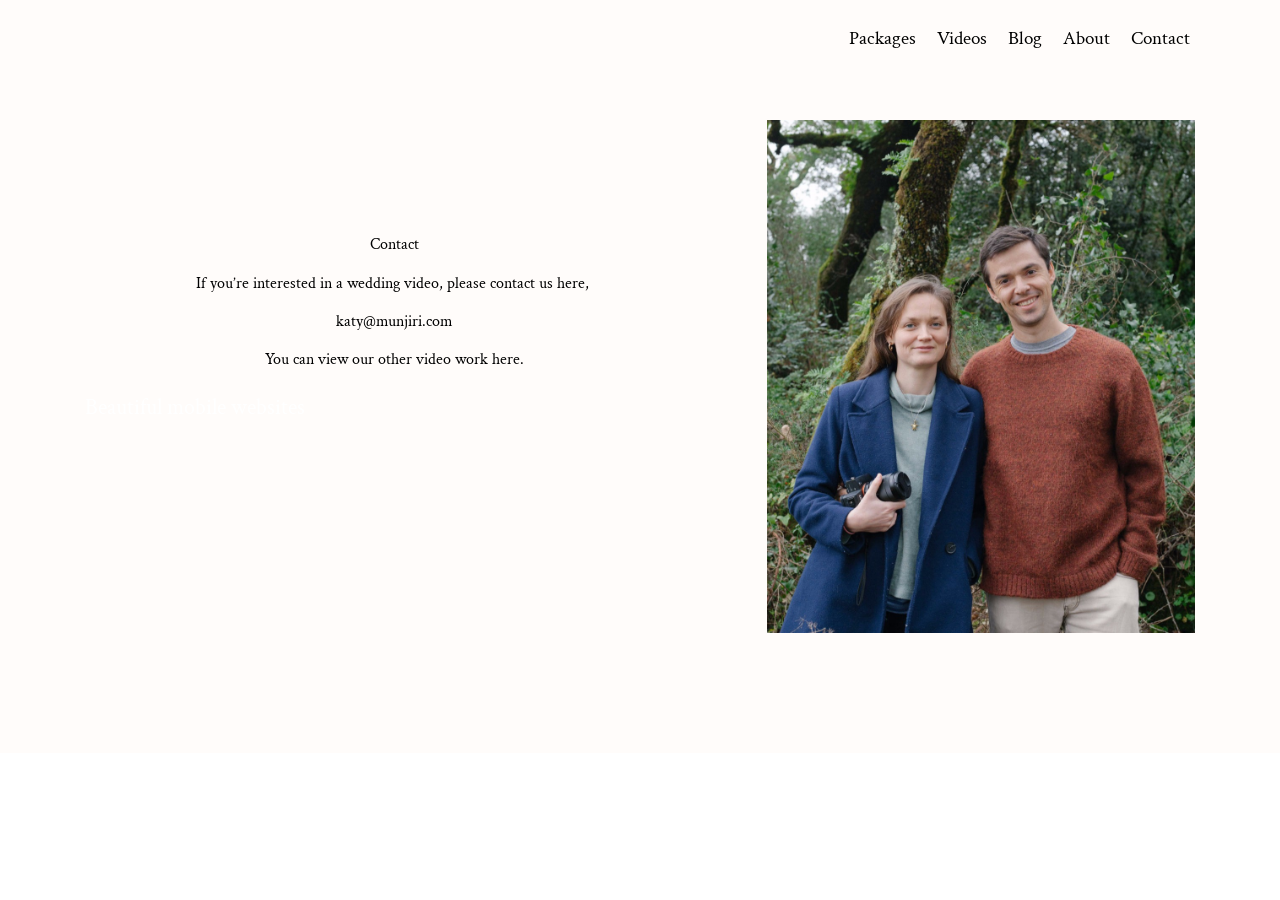
<file: contact.html>
<!DOCTYPE html>
<html  >
<head>
  <!-- Site made with Mobirise Website Builder v4.12.4, https://mobirise.com -->
  <meta charset="UTF-8">
  <meta http-equiv="X-UA-Compatible" content="IE=edge">
  <meta name="generator" content="Mobirise v4.12.4, mobirise.com">
  <meta name="viewport" content="width=device-width, initial-scale=1, minimum-scale=1">
  <link rel="shortcut icon" href="assets/images/logo2.png" type="image/x-icon">
  <meta name="description" content="">
  
  
  <title>Contact</title>
  <link rel="stylesheet" href="assets/web/assets/mobirise-icons/mobirise-icons.css">
  <link rel="stylesheet" href="assets/bootstrap/css/bootstrap.min.css">
  <link rel="stylesheet" href="assets/bootstrap/css/bootstrap-grid.min.css">
  <link rel="stylesheet" href="assets/bootstrap/css/bootstrap-reboot.min.css">
  <link rel="stylesheet" href="assets/tether/tether.min.css">
  <link rel="stylesheet" href="assets/dropdown/css/style.css">
  <link rel="stylesheet" href="assets/theme/css/style.css">
  <link rel="preload" as="style" href="assets/mobirise/css/mbr-additional.css"><link rel="stylesheet" href="assets/mobirise/css/mbr-additional.css" type="text/css">
  
  
  
</head>
<body>
  <section class="menu cid-vqX05pMhae" once="menu" id="menu2-3b">

    

    <nav class="navbar navbar-expand beta-menu navbar-dropdown align-items-center navbar-fixed-top navbar-toggleable-sm">
        <button class="navbar-toggler navbar-toggler-right" type="button" data-toggle="collapse" data-target="#navbarSupportedContent" aria-controls="navbarSupportedContent" aria-expanded="false" aria-label="Toggle navigation">
            <div class="hamburger">
                <span></span>
                <span></span>
                <span></span>
                <span></span>
            </div>
        </button>
        <div class="menu-logo">
            <div class="navbar-brand">
                
                
            </div>
        </div>
        <div class="collapse navbar-collapse" id="navbarSupportedContent">
            <ul class="navbar-nav nav-dropdown nav-right navbar-nav-top-padding" data-app-modern-menu="true"><li class="nav-item"><a class="nav-link link text-black display-4" href="https://mobirise.co">Packages</a></li><li class="nav-item"><a class="nav-link link text-black display-4" href="https://mobirise.co">Videos</a></li><li class="nav-item"><a class="nav-link link text-black display-4" href="https://mobirise.co">Blog</a></li><li class="nav-item"><a class="nav-link link text-black display-4" href="https://mobirise.co">About</a></li><li class="nav-item"><a class="nav-link link text-black display-4" href="https://mobirise.co">Contact</a></li></ul>
            
        </div>
    </nav>
</section>

<section class="engine"><a href="https://mobirise.info/x">free css templates</a></section><section class="header3 cid-vqX0AtYxE0" id="header3-3j">

    

    

    <div class="container">
        <div class="media-container-row">
            <div class="mbr-figure" style="width: 75%;">
                <img src="assets/images/about-1014x1521.jpeg" alt="Mobirise" title="">
            </div>

            <div class="media-content">
                <h1 class="mbr-section-title mbr-white pb-3 mbr-fonts-style display-5"><strong><br></strong><br><br><br><br><br>Contact<br><div><br></div><div>If you’re interested in a wedding video, please contact us here,&nbsp;</div><div><br></div><div>katy@munjiri.com</div><br><div>You can view our other video work here.</div></h1>
                <h3 class="mbr-section-subtitle align-left mbr-white mbr-light pb-3 mbr-fonts-style display-2">
                    Beautiful mobile websites
                </h3>
                <div class="mbr-section-text mbr-white pb-3 ">
                    <p class="mbr-text mbr-fonts-style display-5"><br><br></p>
                </div>
                
            </div>
        </div>
    </div>

</section>


  <script src="assets/web/assets/jquery/jquery.min.js"></script>
  <script src="assets/popper/popper.min.js"></script>
  <script src="assets/bootstrap/js/bootstrap.min.js"></script>
  <script src="assets/tether/tether.min.js"></script>
  <script src="assets/smoothscroll/smooth-scroll.js"></script>
  <script src="assets/dropdown/js/nav-dropdown.js"></script>
  <script src="assets/dropdown/js/navbar-dropdown.js"></script>
  <script src="assets/touchswipe/jquery.touch-swipe.min.js"></script>
  <script src="assets/theme/js/script.js"></script>
  
  
</body>
</html>
</file>
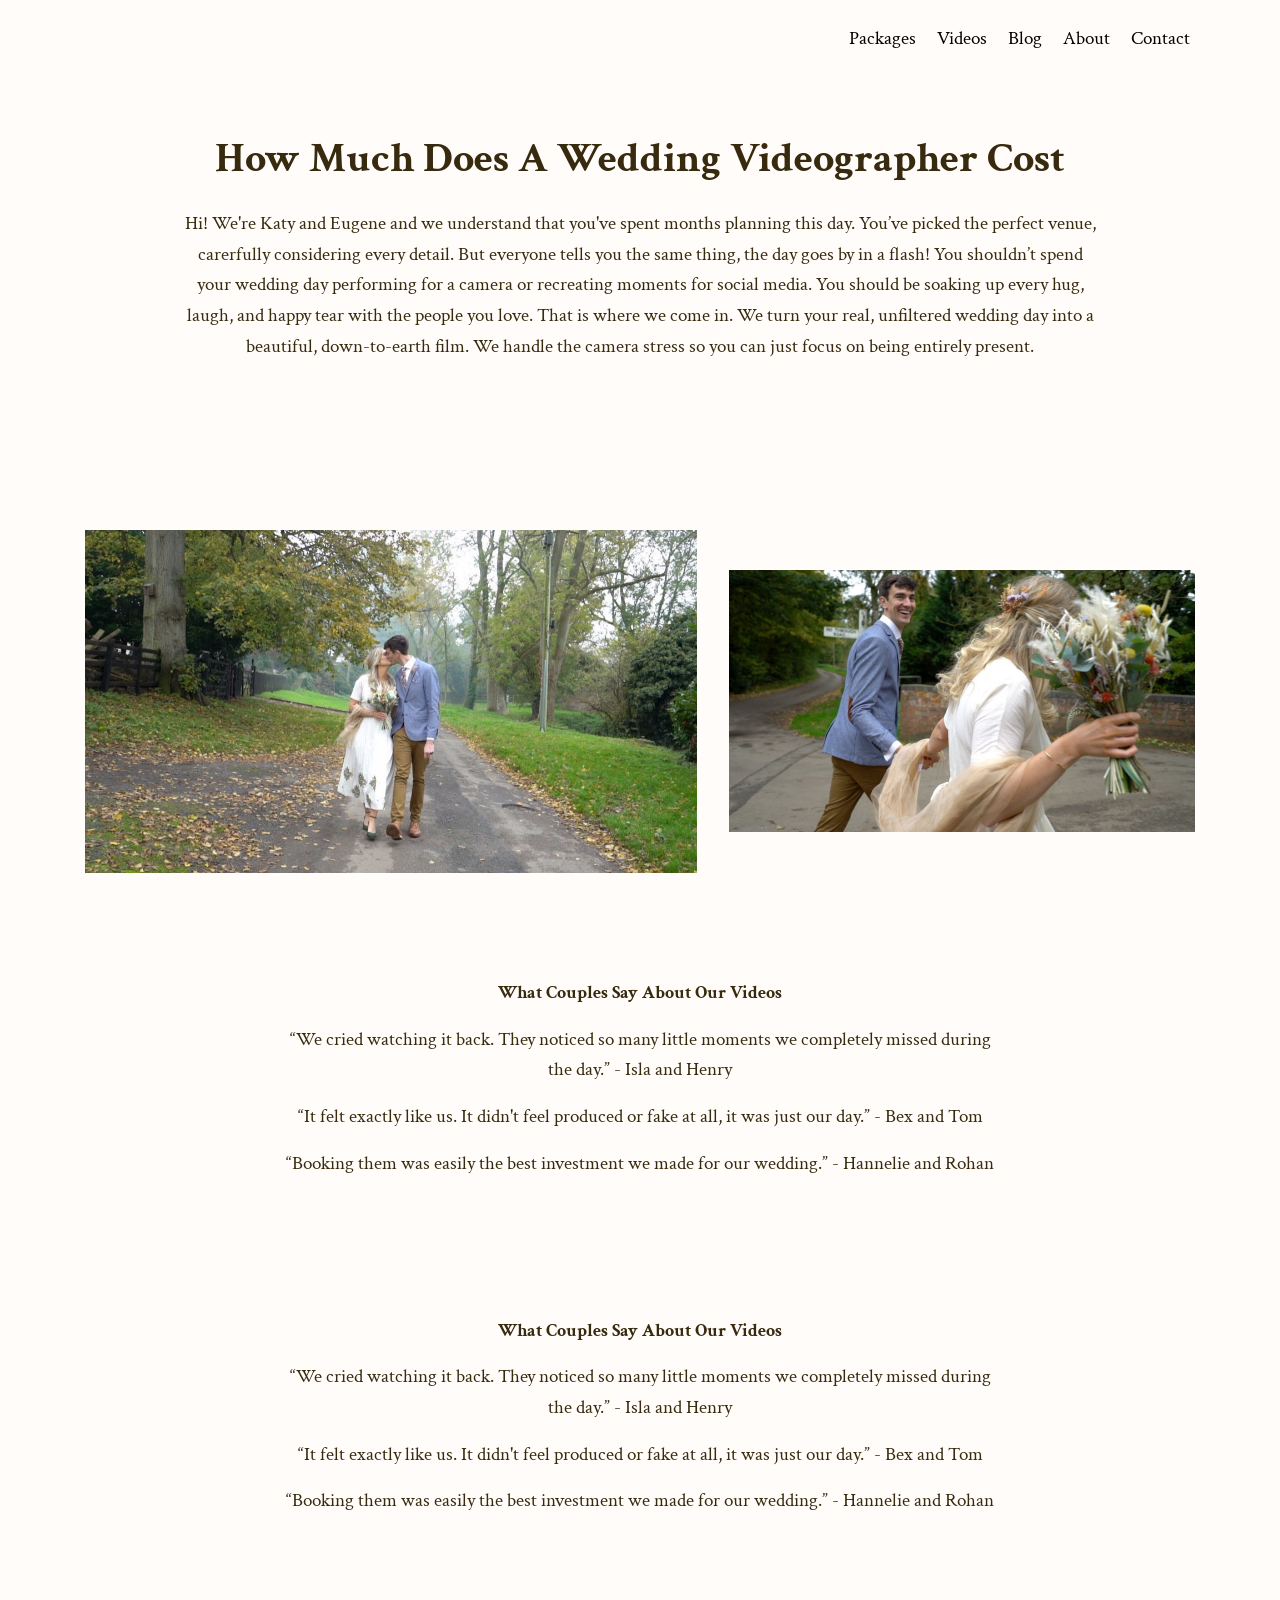
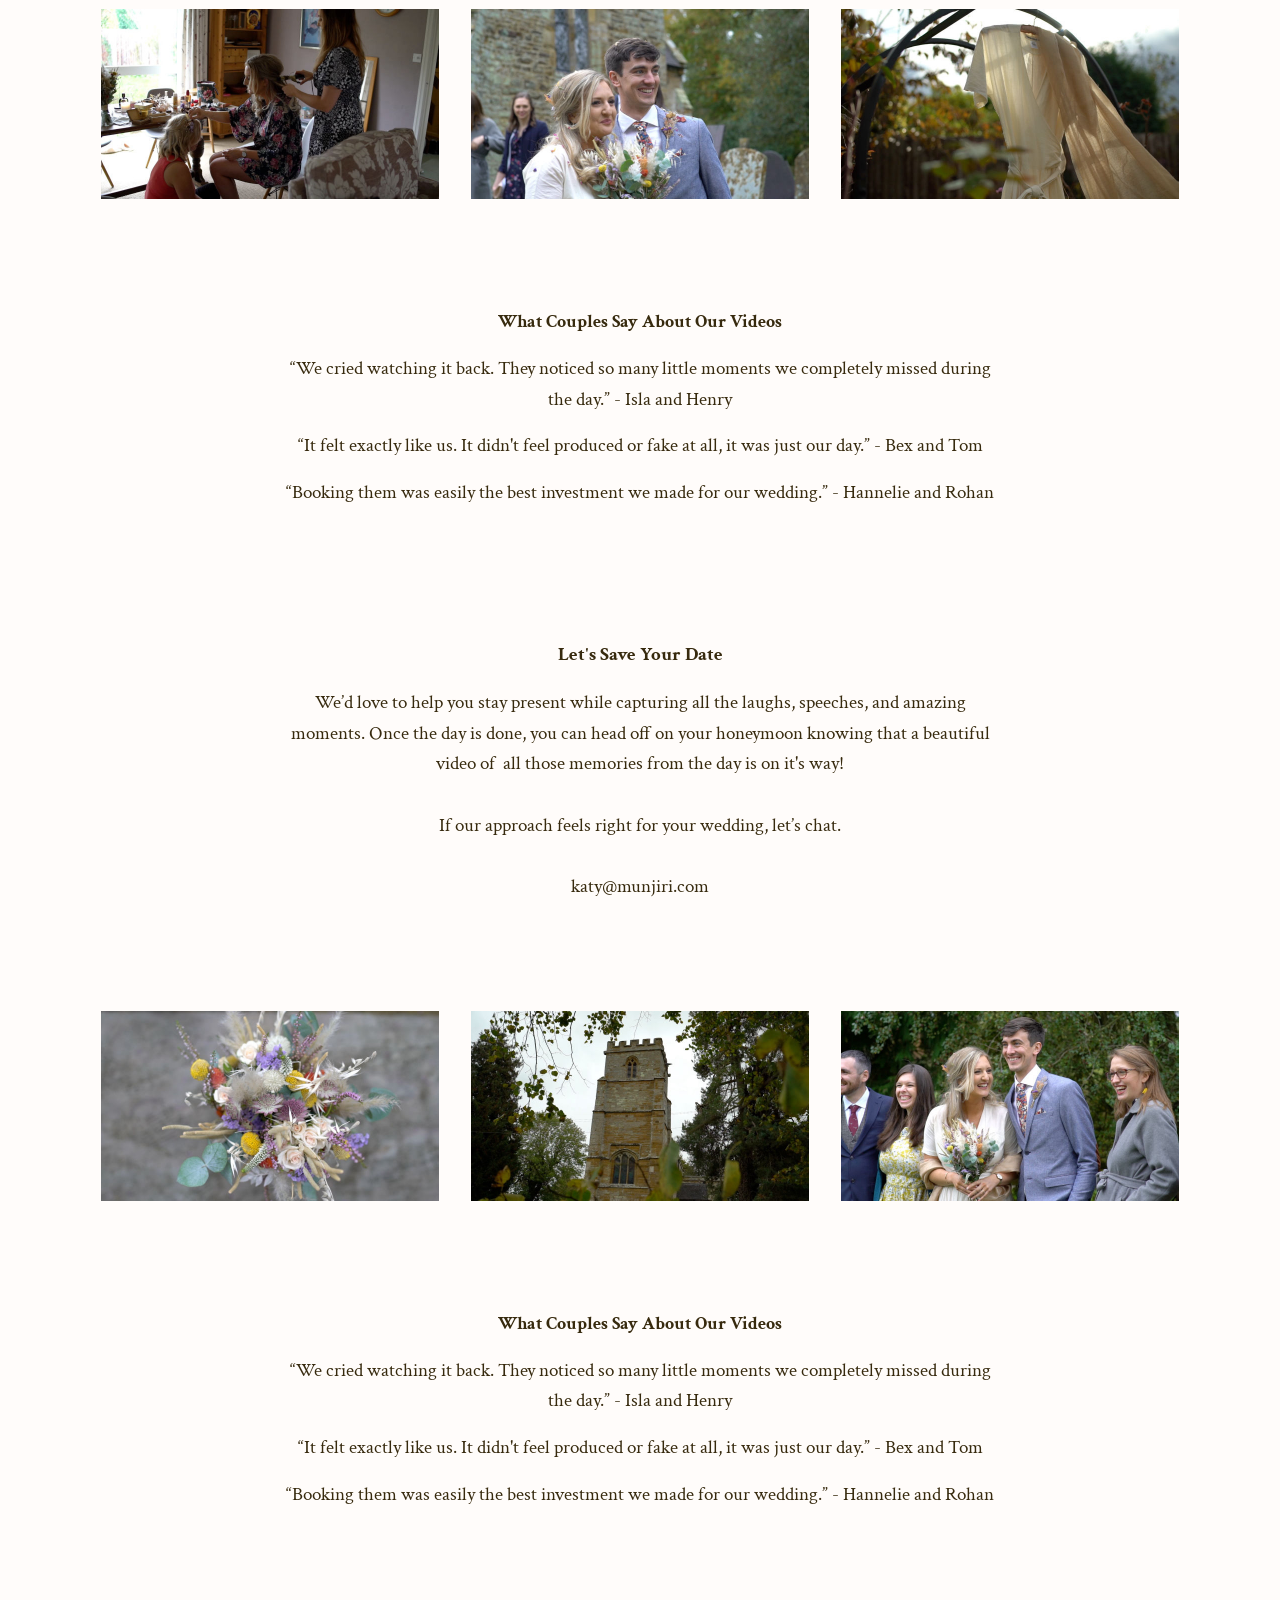
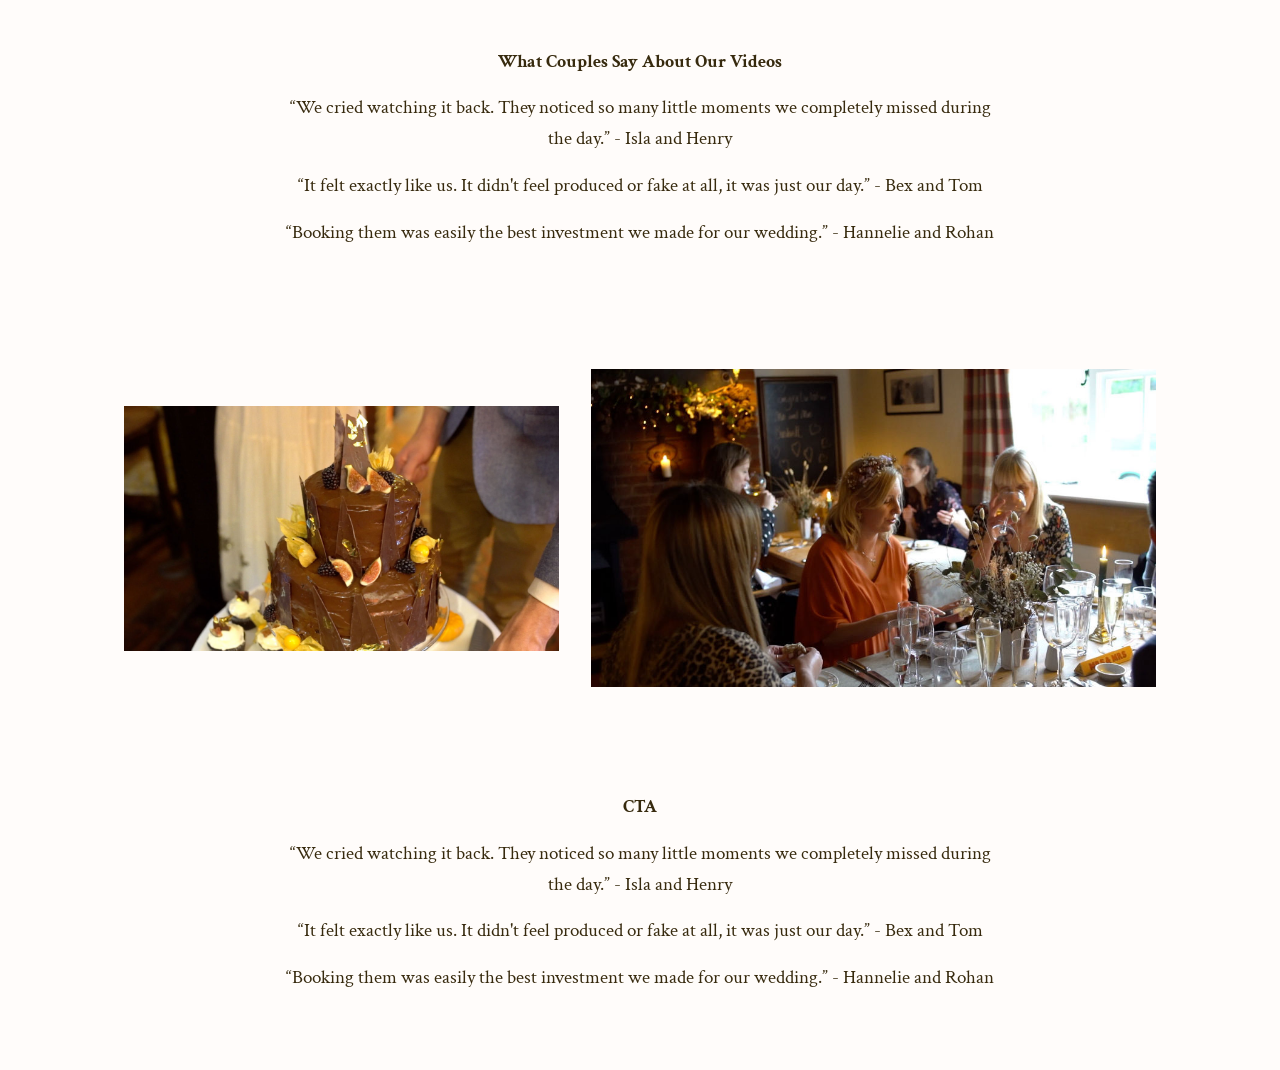
<file: how-much-does-a-wedding-videographer-cost.html>
<!DOCTYPE html>
<html  >
<head>
  <!-- Site made with Mobirise Website Builder v4.12.4, https://mobirise.com -->
  <meta charset="UTF-8">
  <meta http-equiv="X-UA-Compatible" content="IE=edge">
  <meta name="generator" content="Mobirise v4.12.4, mobirise.com">
  <meta name="viewport" content="width=device-width, initial-scale=1, minimum-scale=1">
  <link rel="shortcut icon" href="assets/images/logo2.png" type="image/x-icon">
  <meta name="description" content="">
  
  
  <title>How Much Does A Wedding Videographer Cost</title>
  <link rel="stylesheet" href="assets/web/assets/mobirise-icons/mobirise-icons.css">
  <link rel="stylesheet" href="assets/bootstrap/css/bootstrap.min.css">
  <link rel="stylesheet" href="assets/bootstrap/css/bootstrap-grid.min.css">
  <link rel="stylesheet" href="assets/bootstrap/css/bootstrap-reboot.min.css">
  <link rel="stylesheet" href="assets/tether/tether.min.css">
  <link rel="stylesheet" href="assets/dropdown/css/style.css">
  <link rel="stylesheet" href="assets/theme/css/style.css">
  <link rel="preload" as="style" href="assets/mobirise/css/mbr-additional.css"><link rel="stylesheet" href="assets/mobirise/css/mbr-additional.css" type="text/css">
  
  
  
</head>
<body>
  <section class="menu cid-vrf2dM2nNf" once="menu" id="menu2-5n">

    

    <nav class="navbar navbar-expand beta-menu navbar-dropdown align-items-center navbar-fixed-top navbar-toggleable-sm">
        <button class="navbar-toggler navbar-toggler-right" type="button" data-toggle="collapse" data-target="#navbarSupportedContent" aria-controls="navbarSupportedContent" aria-expanded="false" aria-label="Toggle navigation">
            <div class="hamburger">
                <span></span>
                <span></span>
                <span></span>
                <span></span>
            </div>
        </button>
        <div class="menu-logo">
            <div class="navbar-brand">
                
                
            </div>
        </div>
        <div class="collapse navbar-collapse" id="navbarSupportedContent">
            <ul class="navbar-nav nav-dropdown nav-right navbar-nav-top-padding" data-app-modern-menu="true"><li class="nav-item"><a class="nav-link link text-black display-4" href="https://mobirise.co">Packages</a></li><li class="nav-item"><a class="nav-link link text-black display-4" href="https://mobirise.co">Videos</a></li><li class="nav-item"><a class="nav-link link text-black display-4" href="https://mobirise.co">Blog</a></li><li class="nav-item"><a class="nav-link link text-black display-4" href="https://mobirise.co">About</a></li><li class="nav-item"><a class="nav-link link text-black display-4" href="https://mobirise.co">Contact</a></li></ul>
            
        </div>
    </nav>
</section>

<section class="engine"><a href="https://mobirise.info/b">create your own site for free</a></section><section class="header1 cid-vrf2dNoGUT" id="header16-5o">

    

    

    <div class="container">
        <div class="row justify-content-md-center">
            <div class="col-md-10 align-center">
                <h1 class="mbr-section-title mbr-bold pb-3 mbr-fonts-style display-1">How Much Does A Wedding Videographer Cost</h1>
                
                <p class="mbr-text pb-3 mbr-fonts-style display-7">Hi! We're Katy and Eugene and we understand that you've spent months planning this day. You’ve picked the perfect venue, carerfully considering every detail. But everyone tells you the same thing, the day goes by in a flash! You shouldn’t spend your wedding day performing for a camera or recreating moments for social media. You should be soaking up every hug, laugh, and happy tear with the people you love. That is where we come in. We turn your real, unfiltered wedding day into a beautiful, down-to-earth film. We handle the camera stress so you can just focus on being entirely present.</p>
                
            </div>
        </div>
    </div>

</section>

<section class="cid-vrf2dOnBRd" id="image4-5r">
    <!-- Block parameters controls (Blue "Gear" panel) -->
    
    <!-- End block parameters -->
    <div class="container images-container">
            <div class="media-container-row" style="width: 100%;">
                <div class="img-item item1" style="width: 134%;">
                    <img src="assets/images/kiss-1224x689.jpeg" alt="Skilled artisans weaving traditional baskets by hand using natural materials." title="Sustainable Craftsmanship – Supporting Local Artisans with Video Storytelling.">
                    
                </div>
                <div class="img-item">
                    <img src="assets/images/walking-flowers-932x524.jpg" alt="A peaceful beach with turquoise waters, capturing the beauty of coastal landscapes." title="Nature Documentary Production – Showcasing the Serenity of Coastal Ecosystems.">
                    
                </div>
            </div>
    </div>
</section>

<section class="mbr-section article content1 cid-vrf2sI2zc2" id="content1-5x">
    
     

    <div class="container">
        <div class="media-container-row">
            <div class="mbr-text col-12 mbr-fonts-style display-7 col-md-8"><p><span style="font-size: 17.6px;"><strong>What Couples Say About Our Videos</strong></span></p><p><span style="font-size: 1.2rem;">“We cried watching it back. They noticed so many little moments we completely missed during the day.” - Isla and Henry</span><br></p><p><span style="font-size: 1.2rem;">“It felt exactly like us. It didn't feel produced or fake at all, it was just our day.” - Bex and Tom</span><br></p><p><span style="font-size: 1.2rem;">“Booking them was easily the best investment we made for our wedding.” - Hannelie and Rohan</span></p></div>
        </div>
    </div>
</section>

<section class="mbr-section article content1 cid-vrf2uDgU8w" id="content1-5y">
    
     

    <div class="container">
        <div class="media-container-row">
            <div class="mbr-text col-12 mbr-fonts-style display-7 col-md-8"><p><span style="font-size: 17.6px;"><strong>What Couples Say About Our Videos</strong></span></p><p><span style="font-size: 1.2rem;">“We cried watching it back. They noticed so many little moments we completely missed during the day.” - Isla and Henry</span><br></p><p><span style="font-size: 1.2rem;">“It felt exactly like us. It didn't feel produced or fake at all, it was just our day.” - Bex and Tom</span><br></p><p><span style="font-size: 1.2rem;">“Booking them was easily the best investment we made for our wedding.” - Hannelie and Rohan</span></p></div>
        </div>
    </div>
</section>

<section class="features2 cid-vrf2dOLssj" id="features2-5t">

    

    
    
    <div class="container">
        <div class="media-container-row">
            <div class="card p-3 col-12 col-md-6 col-lg-4">
                <div class="card-wrapper">
                    <div class="card-img">
                        <img src="assets/images/getting-ready-676x380.jpg" alt="Scenic view of Serra da Estrela mountains, filmed by Lisbon videographer" title="">
                    </div>
                    <div class="card-box">
                        
                        
                    </div>
                </div>
            </div>

            <div class="card p-3 col-12 col-md-6 col-lg-4">
                <div class="card-wrapper">
                    <div class="card-img">
                        <img src="assets/images/bride-and-groom-676x380.jpg" alt="Shepherd with flock in Serra da Estrela, Lisbon videographer documentary scene" title="">
                    </div>
                    <div class="card-box ">
                        
                        
                    </div>
                </div>
            </div>

            <div class="card p-3 col-12 col-md-6 col-lg-4">
                <div class="card-wrapper">
                    <div class="card-img">
                        <img src="assets/images/portugal-wedding-videographer-dress-676x380.jpg" alt="Sheep grazing in a field, Lisbon videographer rural footage" title="">
                    </div>
                    <div class="card-box">
                        
                        
                    </div>
                </div>
            </div>

            
        </div>
    </div>
</section>

<section class="mbr-section article content1 cid-vrf2dOByYL" id="content1-5s">
    
     

    <div class="container">
        <div class="media-container-row">
            <div class="mbr-text col-12 mbr-fonts-style display-7 col-md-8"><p><span style="font-size: 17.6px;"><strong>What Couples Say About Our Videos</strong></span></p><p><span style="font-size: 1.2rem;">“We cried watching it back. They noticed so many little moments we completely missed during the day.” - Isla and Henry</span><br></p><p><span style="font-size: 1.2rem;">“It felt exactly like us. It didn't feel produced or fake at all, it was just our day.” - Bex and Tom</span><br></p><p><span style="font-size: 1.2rem;">“Booking them was easily the best investment we made for our wedding.” - Hannelie and Rohan</span></p></div>
        </div>
    </div>
</section>

<section class="mbr-section content5 cid-vrf2dPlFop" id="content5-5v">

    

    

    <div class="container">
        <div class="media-container-row">
            <div class="title col-12 col-md-8">
                <h2 class="align-center mbr-bold mbr-white pb-3 mbr-fonts-style display-7">Let's Save Your Date</h2>
                
                <p class="mbr-text align-center mbr-white pb-3 mbr-fonts-style display-7">We’d love to help you stay present while capturing all the laughs, speeches, and amazing moments. Once the day is done, you can head off on your honeymoon knowing that a beautiful video of &nbsp;all those memories from the day is on it's way!<br><br>If our approach feels right for your wedding, let’s chat.<br><br>katy@munjiri.com</p>
                
            </div>
        </div>
    </div>
</section>

<section class="features2 cid-vrf2dP3W5v" id="features2-5u">

    

    
    
    <div class="container">
        <div class="media-container-row">
            <div class="card p-3 col-12 col-md-6 col-lg-4">
                <div class="card-wrapper">
                    <div class="card-img">
                        <img src="assets/images/flowers-676x380.jpg" alt="Scenic view of Serra da Estrela mountains, filmed by Lisbon videographer" title="">
                    </div>
                    <div class="card-box">
                        
                        
                    </div>
                </div>
            </div>

            <div class="card p-3 col-12 col-md-6 col-lg-4">
                <div class="card-wrapper">
                    <div class="card-img">
                        <img src="assets/images/church-676x380.jpg" alt="Shepherd with flock in Serra da Estrela, Lisbon videographer documentary scene" title="">
                    </div>
                    <div class="card-box ">
                        
                        
                    </div>
                </div>
            </div>

            <div class="card p-3 col-12 col-md-6 col-lg-4">
                <div class="card-wrapper">
                    <div class="card-img">
                        <img src="assets/images/loling-2-676x380.jpg" alt="Sheep grazing in a field, Lisbon videographer rural footage" title="">
                    </div>
                    <div class="card-box">
                        
                        
                    </div>
                </div>
            </div>

            
        </div>
    </div>
</section>

<section class="mbr-section article content1 cid-vrf2BKo3KJ" id="content1-5z">
    
     

    <div class="container">
        <div class="media-container-row">
            <div class="mbr-text col-12 mbr-fonts-style display-7 col-md-8"><p><span style="font-size: 17.6px;"><strong>What Couples Say About Our Videos</strong></span></p><p><span style="font-size: 1.2rem;">“We cried watching it back. They noticed so many little moments we completely missed during the day.” - Isla and Henry</span><br></p><p><span style="font-size: 1.2rem;">“It felt exactly like us. It didn't feel produced or fake at all, it was just our day.” - Bex and Tom</span><br></p><p><span style="font-size: 1.2rem;">“Booking them was easily the best investment we made for our wedding.” - Hannelie and Rohan</span></p></div>
        </div>
    </div>
</section>

<section class="mbr-section article content1 cid-vrf2Ck1O6q" id="content1-60">
    
     

    <div class="container">
        <div class="media-container-row">
            <div class="mbr-text col-12 mbr-fonts-style display-7 col-md-8"><p><span style="font-size: 17.6px;"><strong>What Couples Say About Our Videos</strong></span></p><p><span style="font-size: 1.2rem;">“We cried watching it back. They noticed so many little moments we completely missed during the day.” - Isla and Henry</span><br></p><p><span style="font-size: 1.2rem;">“It felt exactly like us. It didn't feel produced or fake at all, it was just our day.” - Bex and Tom</span><br></p><p><span style="font-size: 1.2rem;">“Booking them was easily the best investment we made for our wedding.” - Hannelie and Rohan</span></p></div>
        </div>
    </div>
</section>

<section class="cid-vrf2dPxMa6" id="image4-5w">
    <!-- Block parameters controls (Blue "Gear" panel) -->
    
    <!-- End block parameters -->
    <div class="container images-container">
            <div class="media-container-row" style="width: 93%;">
                <div class="img-item item1" style="width: 80%;">
                    <img src="assets/images/cake-1224x689.jpg" alt="Skilled artisans weaving traditional baskets by hand using natural materials." title="Sustainable Craftsmanship – Supporting Local Artisans with Video Storytelling.">
                    
                </div>
                <div class="img-item">
                    <img src="assets/images/pub-932x524.jpg" alt="A peaceful beach with turquoise waters, capturing the beauty of coastal landscapes." title="Nature Documentary Production – Showcasing the Serenity of Coastal Ecosystems.">
                    
                </div>
            </div>
    </div>
</section>

<section class="mbr-section article content1 cid-vrf2DBUIoi" id="content1-61">
    
     

    <div class="container">
        <div class="media-container-row">
            <div class="mbr-text col-12 mbr-fonts-style display-7 col-md-8"><p><span style="font-size: 17.6px;"><strong>CTA</strong></span></p><p><span style="font-size: 1.2rem;">“We cried watching it back. They noticed so many little moments we completely missed during the day.” - Isla and Henry</span><br></p><p><span style="font-size: 1.2rem;">“It felt exactly like us. It didn't feel produced or fake at all, it was just our day.” - Bex and Tom</span><br></p><p><span style="font-size: 1.2rem;">“Booking them was easily the best investment we made for our wedding.” - Hannelie and Rohan</span></p></div>
        </div>
    </div>
</section>


  <script src="assets/web/assets/jquery/jquery.min.js"></script>
  <script src="assets/popper/popper.min.js"></script>
  <script src="assets/bootstrap/js/bootstrap.min.js"></script>
  <script src="assets/tether/tether.min.js"></script>
  <script src="assets/smoothscroll/smooth-scroll.js"></script>
  <script src="assets/dropdown/js/nav-dropdown.js"></script>
  <script src="assets/dropdown/js/navbar-dropdown.js"></script>
  <script src="assets/touchswipe/jquery.touch-swipe.min.js"></script>
  <script src="assets/theme/js/script.js"></script>
  
  
</body>
</html>
</file>
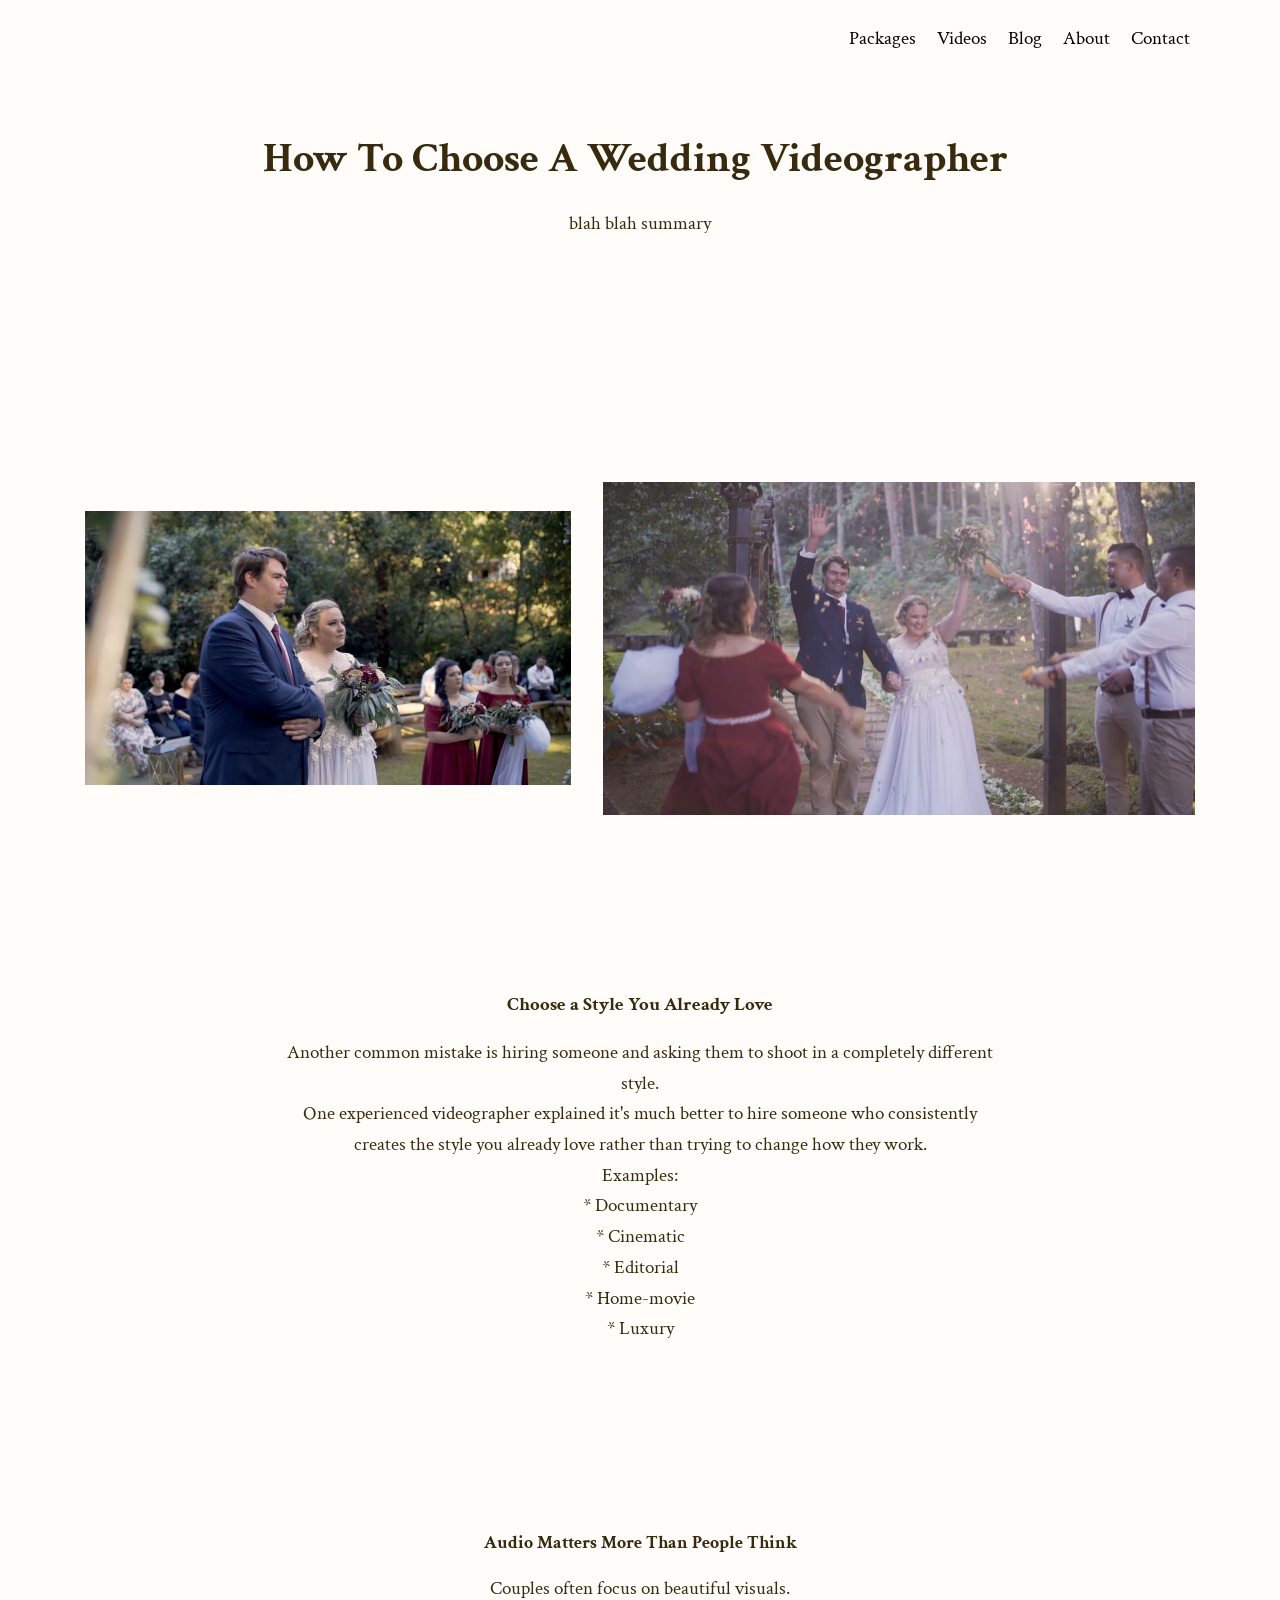
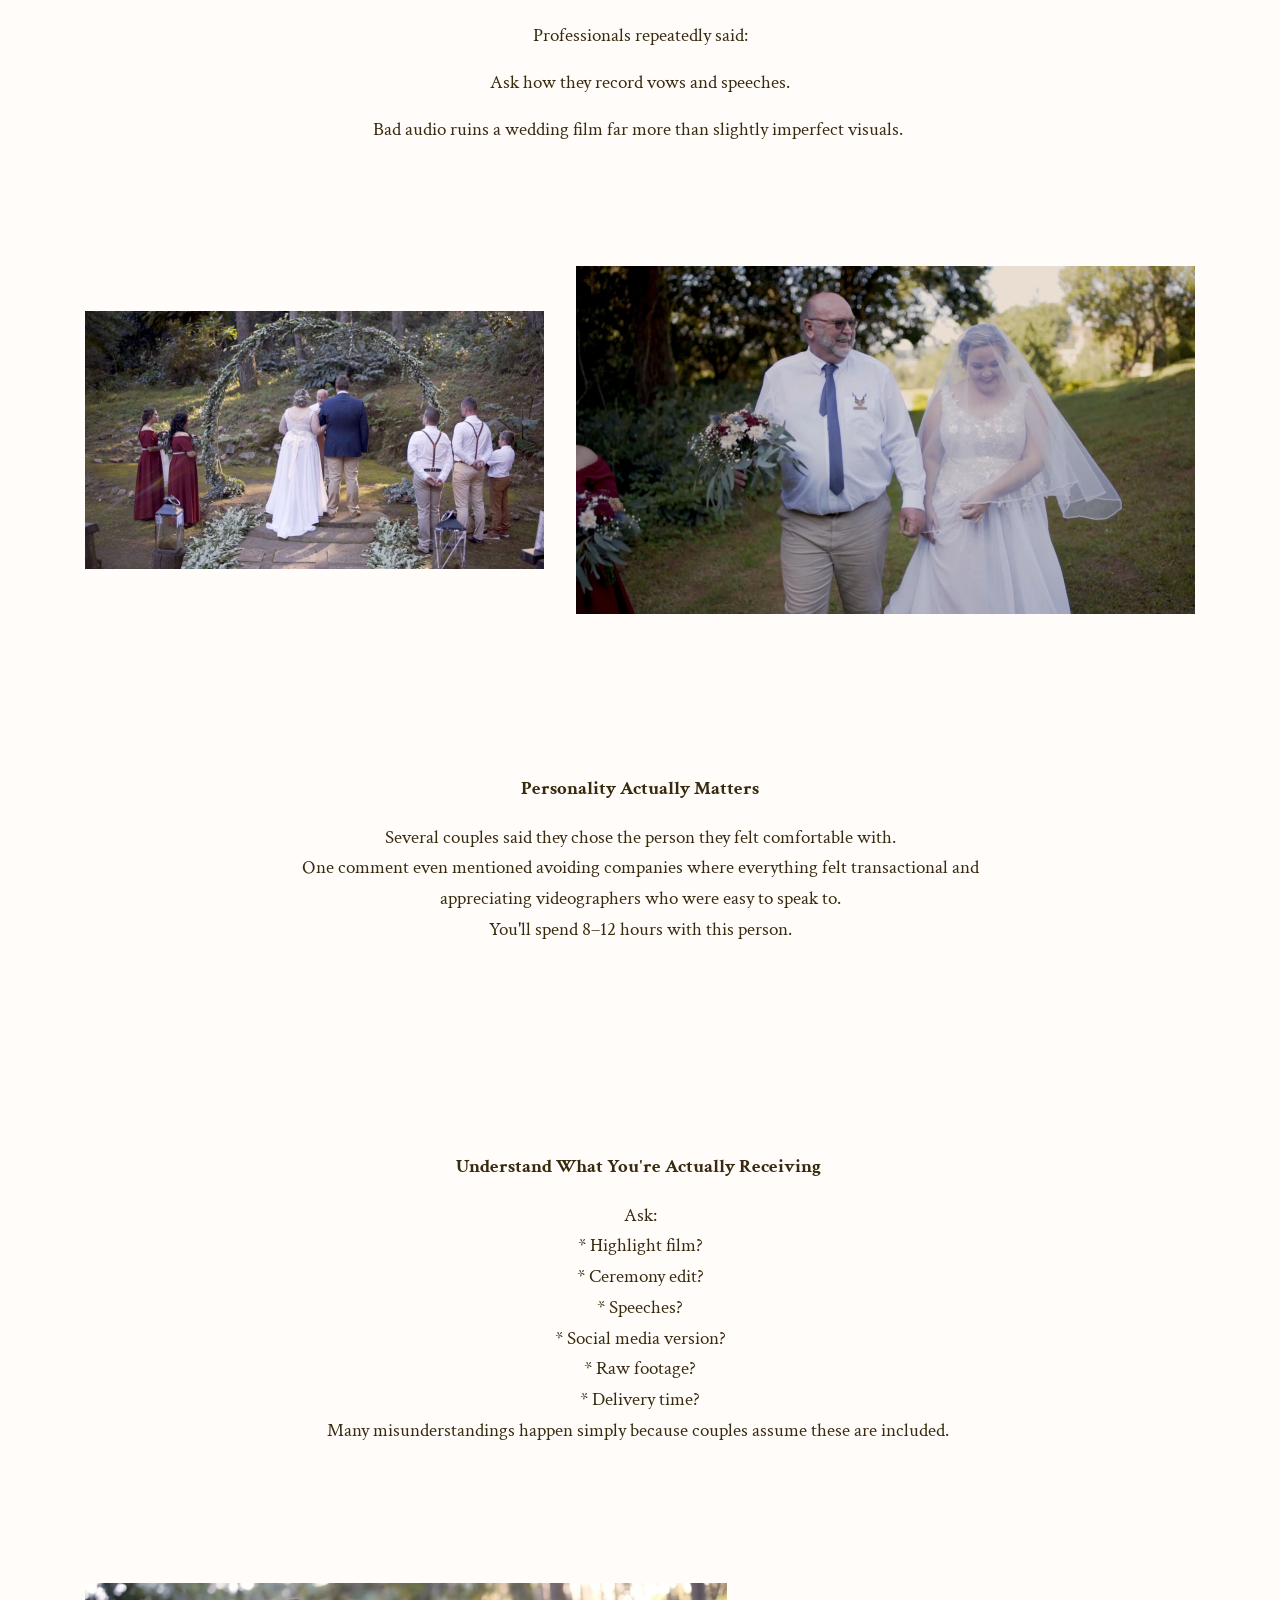
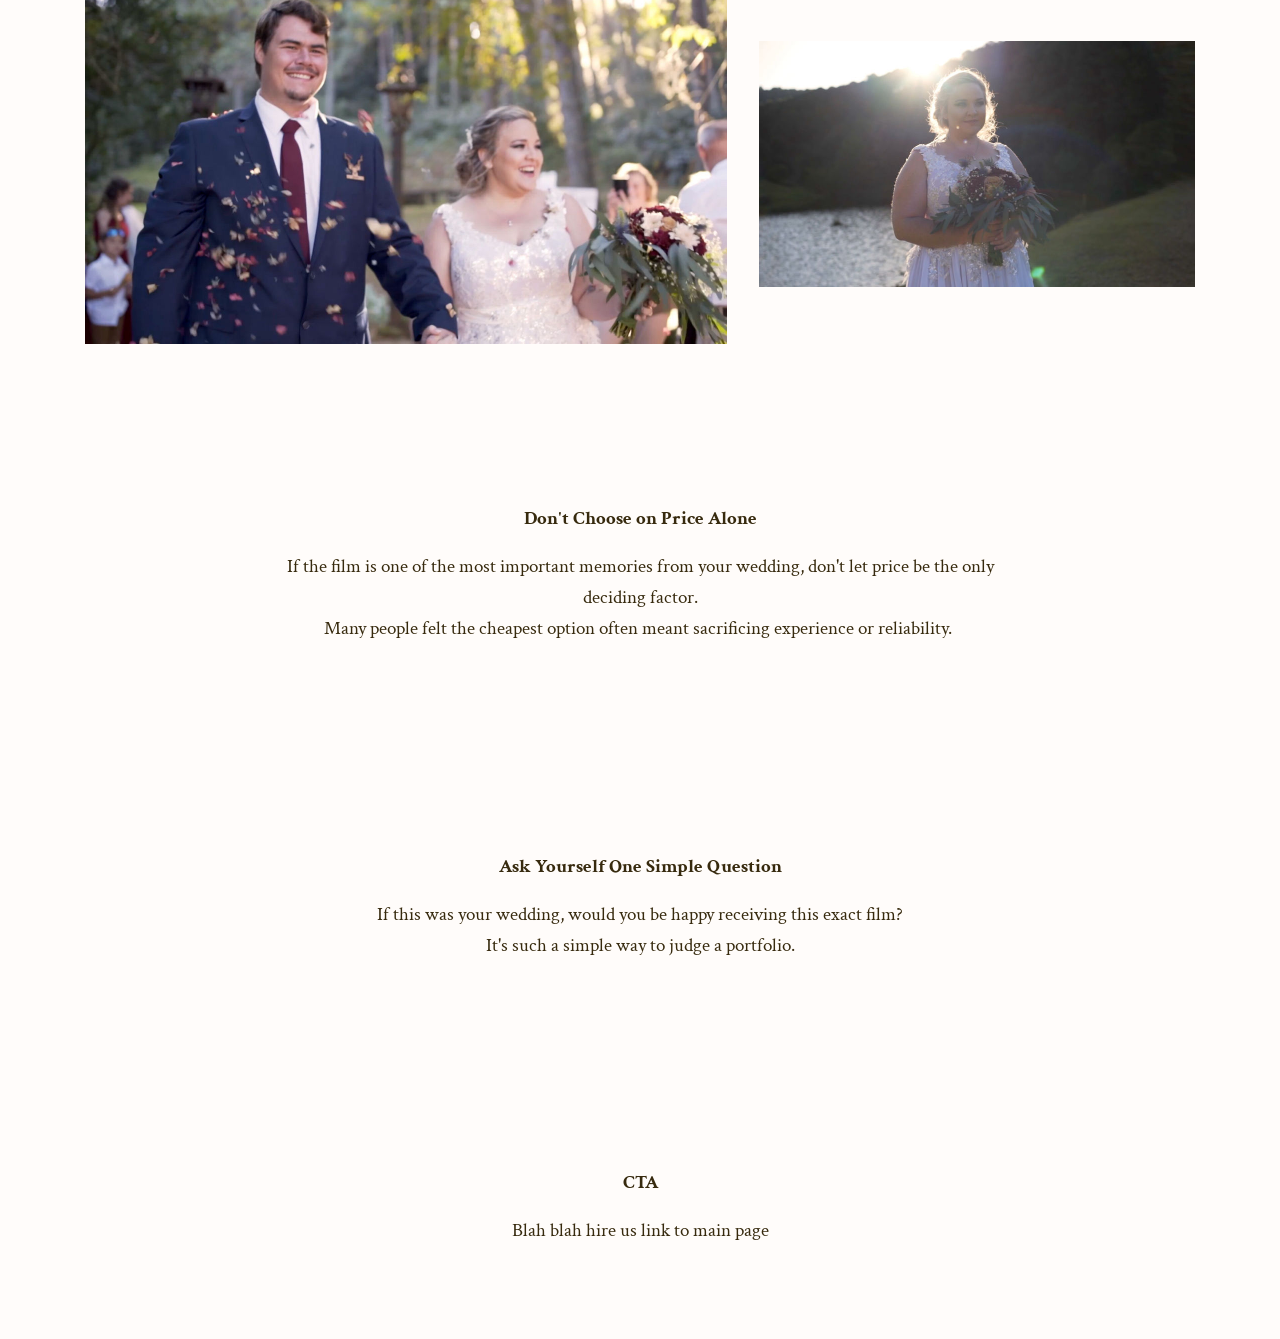
<file: how-to-choose-a-wedding-videographer.html>
<!DOCTYPE html>
<html  >
<head>
  <!-- Site made with Mobirise Website Builder v4.12.4, https://mobirise.com -->
  <meta charset="UTF-8">
  <meta http-equiv="X-UA-Compatible" content="IE=edge">
  <meta name="generator" content="Mobirise v4.12.4, mobirise.com">
  <meta name="viewport" content="width=device-width, initial-scale=1, minimum-scale=1">
  <link rel="shortcut icon" href="assets/images/logo2.png" type="image/x-icon">
  <meta name="description" content="">
  
  
  <title>How To Choose A Wedding Videographer</title>
  <link rel="stylesheet" href="assets/web/assets/mobirise-icons/mobirise-icons.css">
  <link rel="stylesheet" href="assets/bootstrap/css/bootstrap.min.css">
  <link rel="stylesheet" href="assets/bootstrap/css/bootstrap-grid.min.css">
  <link rel="stylesheet" href="assets/bootstrap/css/bootstrap-reboot.min.css">
  <link rel="stylesheet" href="assets/tether/tether.min.css">
  <link rel="stylesheet" href="assets/dropdown/css/style.css">
  <link rel="stylesheet" href="assets/theme/css/style.css">
  <link rel="preload" as="style" href="assets/mobirise/css/mbr-additional.css"><link rel="stylesheet" href="assets/mobirise/css/mbr-additional.css" type="text/css">
  
  
  
</head>
<body>
  <section class="menu cid-vrf0f70TeC" once="menu" id="menu2-57">

    

    <nav class="navbar navbar-expand beta-menu navbar-dropdown align-items-center navbar-fixed-top navbar-toggleable-sm">
        <button class="navbar-toggler navbar-toggler-right" type="button" data-toggle="collapse" data-target="#navbarSupportedContent" aria-controls="navbarSupportedContent" aria-expanded="false" aria-label="Toggle navigation">
            <div class="hamburger">
                <span></span>
                <span></span>
                <span></span>
                <span></span>
            </div>
        </button>
        <div class="menu-logo">
            <div class="navbar-brand">
                
                
            </div>
        </div>
        <div class="collapse navbar-collapse" id="navbarSupportedContent">
            <ul class="navbar-nav nav-dropdown nav-right navbar-nav-top-padding" data-app-modern-menu="true"><li class="nav-item"><a class="nav-link link text-black display-4" href="https://mobirise.co">Packages</a></li><li class="nav-item"><a class="nav-link link text-black display-4" href="https://mobirise.co">Videos</a></li><li class="nav-item"><a class="nav-link link text-black display-4" href="https://mobirise.co">Blog</a></li><li class="nav-item"><a class="nav-link link text-black display-4" href="https://mobirise.co">About</a></li><li class="nav-item"><a class="nav-link link text-black display-4" href="https://mobirise.co">Contact</a></li></ul>
            
        </div>
    </nav>
</section>

<section class="engine"><a href="https://mobirise.info/y">html web templates</a></section><section class="header1 cid-vrf0f8Lapx" id="header16-58">

    

    

    <div class="container">
        <div class="row justify-content-md-center">
            <div class="col-md-10 align-center">
                <h1 class="mbr-section-title mbr-bold pb-3 mbr-fonts-style display-1">How To Choose A Wedding Videographer&nbsp;</h1>
                
                <p class="mbr-text pb-3 mbr-fonts-style display-7">blah blah summary</p>
                
            </div>
        </div>
    </div>

</section>

<section class="cid-vrf0f9PC2i" id="image4-5a">
    <!-- Block parameters controls (Blue "Gear" panel) -->
    
    <!-- End block parameters -->
    <div class="container images-container">
            <div class="media-container-row" style="width: 100%;">
                <div class="img-item item1" style="width: 85%;">
                    <img src="assets/images/portugal-wedding-videographer-couple-together-972x547.jpg" alt="Skilled artisans weaving traditional baskets by hand using natural materials." title="Sustainable Craftsmanship – Supporting Local Artisans with Video Storytelling.">
                    
                </div>
                <div class="img-item">
                    <img src="assets/images/portugal-wedding-videographer-confetti-1184x666.jpg" alt="A peaceful beach with turquoise waters, capturing the beauty of coastal landscapes." title="Nature Documentary Production – Showcasing the Serenity of Coastal Ecosystems.">
                    
                </div>
            </div>
    </div>
</section>

<section class="mbr-section content5 cid-vrf0fa1qxU" id="content5-5b">

    

    

    <div class="container">
        <div class="media-container-row">
            <div class="title col-12 col-md-8">
                <h2 class="align-center mbr-bold mbr-white pb-3 mbr-fonts-style display-7">Choose a Style You Already Love</h2>
                
                <p class="mbr-text align-center mbr-white pb-3 mbr-fonts-style display-7">Another common mistake is hiring someone and asking them to shoot in a completely different style.<br>One experienced videographer explained it's much better to hire someone who consistently creates the style you already love rather than trying to change how they work. <br>Examples:<br>* Documentary<br>* Cinematic<br>* Editorial<br>* Home-movie<br>* Luxury<br><br></p>
                
            </div>
        </div>
    </div>
</section>

<section class="mbr-section article content1 cid-vrf0fatSlV" id="content1-5d">
    
     

    <div class="container">
        <div class="media-container-row">
            <div class="mbr-text col-12 mbr-fonts-style display-7 col-md-8"><p><span style="font-size: 17.6px;"><strong>Audio Matters More Than People Think</strong></span></p><p>Couples often focus on beautiful visuals.</p><p>Professionals repeatedly said:</p><p>Ask how they record vows and speeches.</p><p>Bad audio ruins a wedding film far more than slightly imperfect visuals.&nbsp;</p></div>
        </div>
    </div>
</section>

<section class="cid-vrf0fagGo4" id="image4-5c">
    <!-- Block parameters controls (Blue "Gear" panel) -->
    
    <!-- End block parameters -->
    <div class="container images-container">
            <div class="media-container-row" style="width: 100%;">
                <div class="img-item item1" style="width: 77%;">
                    <img src="assets/images/portugal-wedding-videographer-ceremony-two-918x516.jpg" alt="Skilled artisans weaving traditional baskets by hand using natural materials." title="Sustainable Craftsmanship – Supporting Local Artisans with Video Storytelling.">
                    
                </div>
                <div class="img-item">
                    <img src="assets/images/portugal-wedding-videographer-dad-1238x696.jpg" alt="A peaceful beach with turquoise waters, capturing the beauty of coastal landscapes." title="Nature Documentary Production – Showcasing the Serenity of Coastal Ecosystems.">
                    
                </div>
            </div>
    </div>
</section>

<section class="mbr-section content5 cid-vrf0faODq6" id="content5-5f">

    

    

    <div class="container">
        <div class="media-container-row">
            <div class="title col-12 col-md-8">
                <h2 class="align-center mbr-bold mbr-white pb-3 mbr-fonts-style display-7">Personality Actually Matters</h2>
                
                <p class="mbr-text align-center mbr-white pb-3 mbr-fonts-style display-7">Several couples said they chose the person they felt comfortable with.<br>One comment even mentioned avoiding companies where everything felt transactional and appreciating videographers who were easy to speak to. <br>You'll spend 8–12 hours with this person.</p>
                
            </div>
        </div>
    </div>
</section>

<section class="mbr-section content5 cid-vrf15VsZSu" id="content5-5j">

    

    

    <div class="container">
        <div class="media-container-row">
            <div class="title col-12 col-md-8">
                <h2 class="align-center mbr-bold mbr-white pb-3 mbr-fonts-style display-7">Understand What You're Actually Receiving&nbsp;</h2>
                
                <p class="mbr-text align-center mbr-white pb-3 mbr-fonts-style display-7">Ask:<br>* Highlight film?<br>* Ceremony edit?<br>* Speeches?<br>* Social media version?<br>* Raw footage?<br>* Delivery time?<br>Many misunderstandings happen simply because couples assume these are included.&nbsp;</p>
                
            </div>
        </div>
    </div>
</section>

<section class="cid-vrf0faCdY9" id="image4-5e">
    <!-- Block parameters controls (Blue "Gear" panel) -->
    
    <!-- End block parameters -->
    <div class="container images-container">
            <div class="media-container-row" style="width: 100%;">
                <div class="img-item item1" style="width: 150%;">
                    <img src="assets/images/portugal-wedding-videographer-flowers-and-confetti-1284x722.jpg" alt="Skilled artisans weaving traditional baskets by hand using natural materials." title="Sustainable Craftsmanship – Supporting Local Artisans with Video Storytelling.">
                    
                </div>
                <div class="img-item">
                    <img src="assets/images/portugal-wedding-videographer-bride-872x491.jpg" alt="A peaceful beach with turquoise waters, capturing the beauty of coastal landscapes." title="Nature Documentary Production – Showcasing the Serenity of Coastal Ecosystems.">
                    
                </div>
            </div>
    </div>
</section>

<section class="mbr-section content5 cid-vrf17dVp2V" id="content5-5k">

    

    

    <div class="container">
        <div class="media-container-row">
            <div class="title col-12 col-md-8">
                <h2 class="align-center mbr-bold mbr-white pb-3 mbr-fonts-style display-7">Don't Choose on Price Alone</h2>
                
                <p class="mbr-text align-center mbr-white pb-3 mbr-fonts-style display-7">If the film is one of the most important memories from your wedding, don't let price be the only deciding factor.<br>Many people felt the cheapest option often meant sacrificing experience or reliability.&nbsp;</p>
                
            </div>
        </div>
    </div>
</section>

<section class="mbr-section content5 cid-vrf1mRdDUu" id="content5-5l">

    

    

    <div class="container">
        <div class="media-container-row">
            <div class="title col-12 col-md-8">
                <h2 class="align-center mbr-bold mbr-white pb-3 mbr-fonts-style display-7">Ask Yourself One Simple Question</h2>
                
                <p class="mbr-text align-center mbr-white pb-3 mbr-fonts-style display-7">If this was your wedding, would you be happy receiving this exact film?<br>It's such a simple way to judge a portfolio.<br></p>
                
            </div>
        </div>
    </div>
</section>

<section class="mbr-section content5 cid-vrf1sG1uq1" id="content5-5m">

    

    

    <div class="container">
        <div class="media-container-row">
            <div class="title col-12 col-md-8">
                <h2 class="align-center mbr-bold mbr-white pb-3 mbr-fonts-style display-7">CTA</h2>
                
                <p class="mbr-text align-center mbr-white pb-3 mbr-fonts-style display-7">Blah blah hire us link to main page</p>
                
            </div>
        </div>
    </div>
</section>


  <script src="assets/web/assets/jquery/jquery.min.js"></script>
  <script src="assets/popper/popper.min.js"></script>
  <script src="assets/bootstrap/js/bootstrap.min.js"></script>
  <script src="assets/tether/tether.min.js"></script>
  <script src="assets/smoothscroll/smooth-scroll.js"></script>
  <script src="assets/dropdown/js/nav-dropdown.js"></script>
  <script src="assets/dropdown/js/navbar-dropdown.js"></script>
  <script src="assets/touchswipe/jquery.touch-swipe.min.js"></script>
  <script src="assets/theme/js/script.js"></script>
  
  
</body>
</html>
</file>
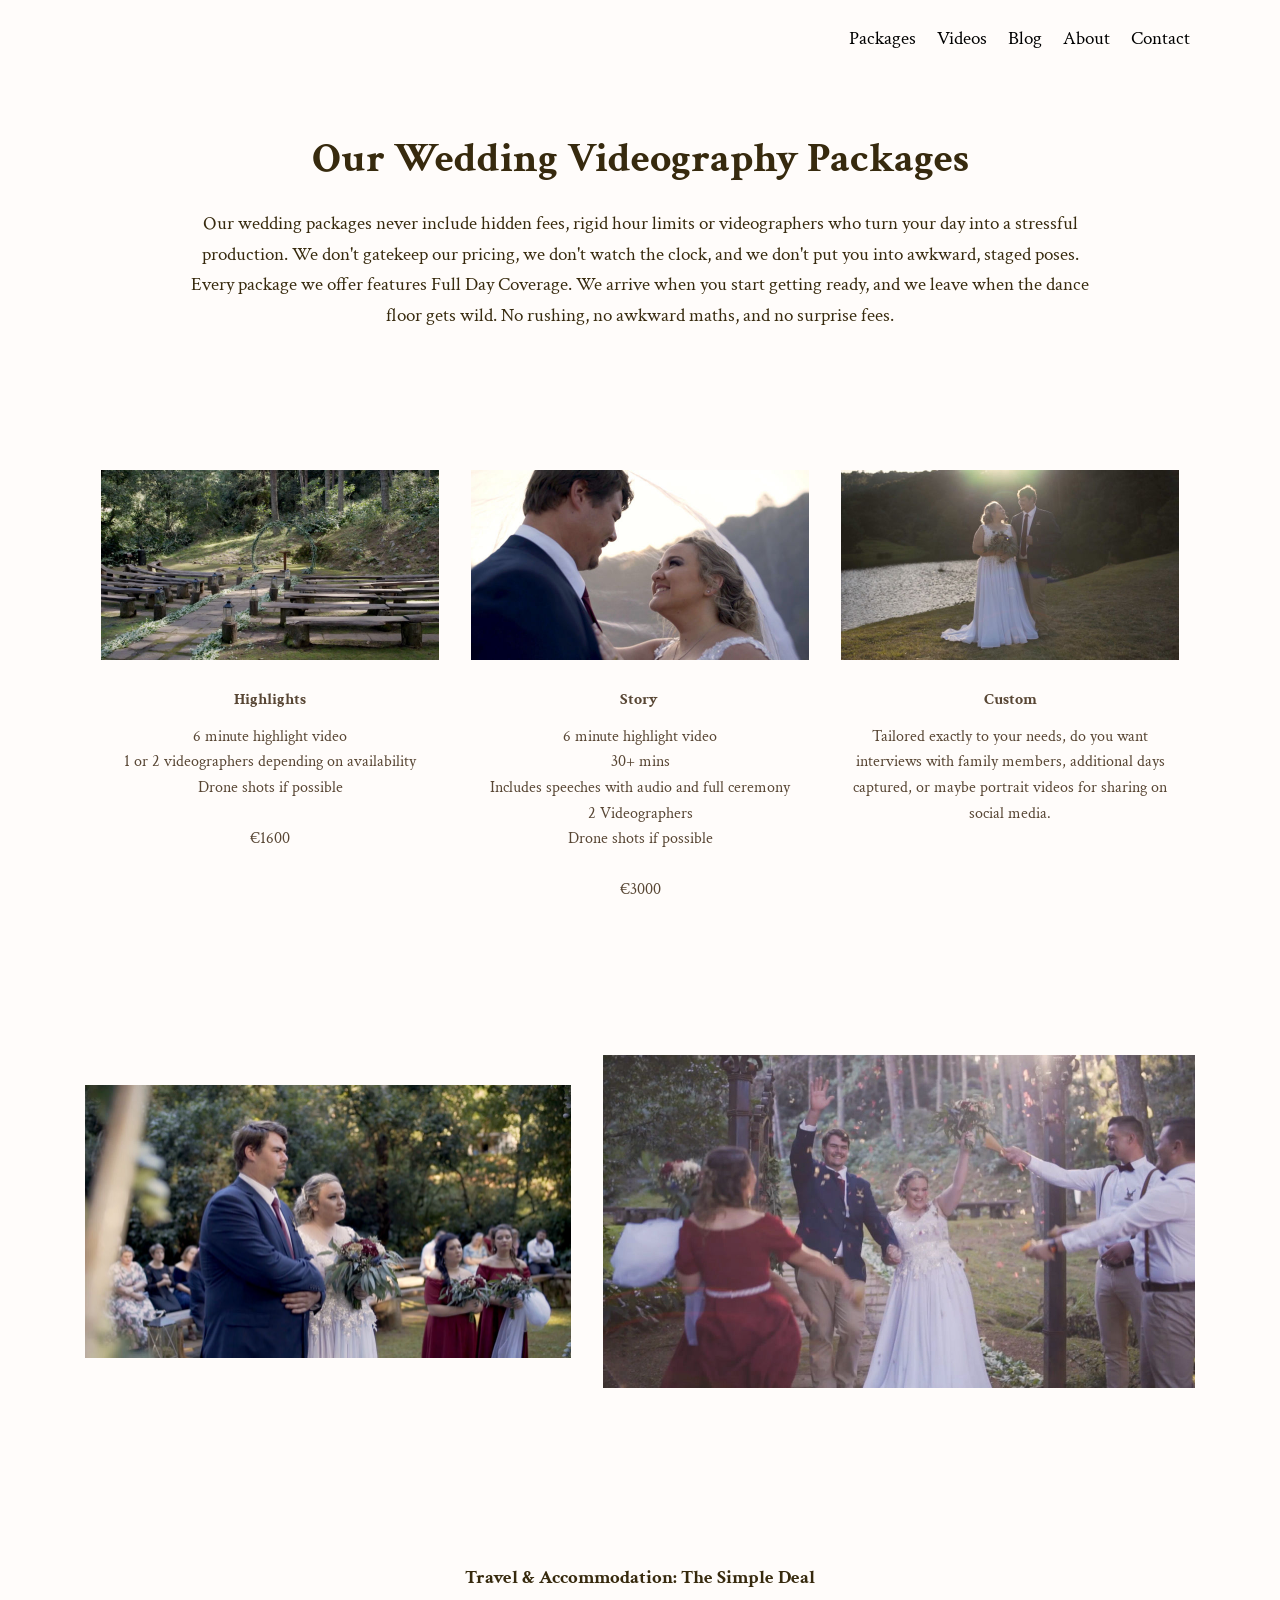
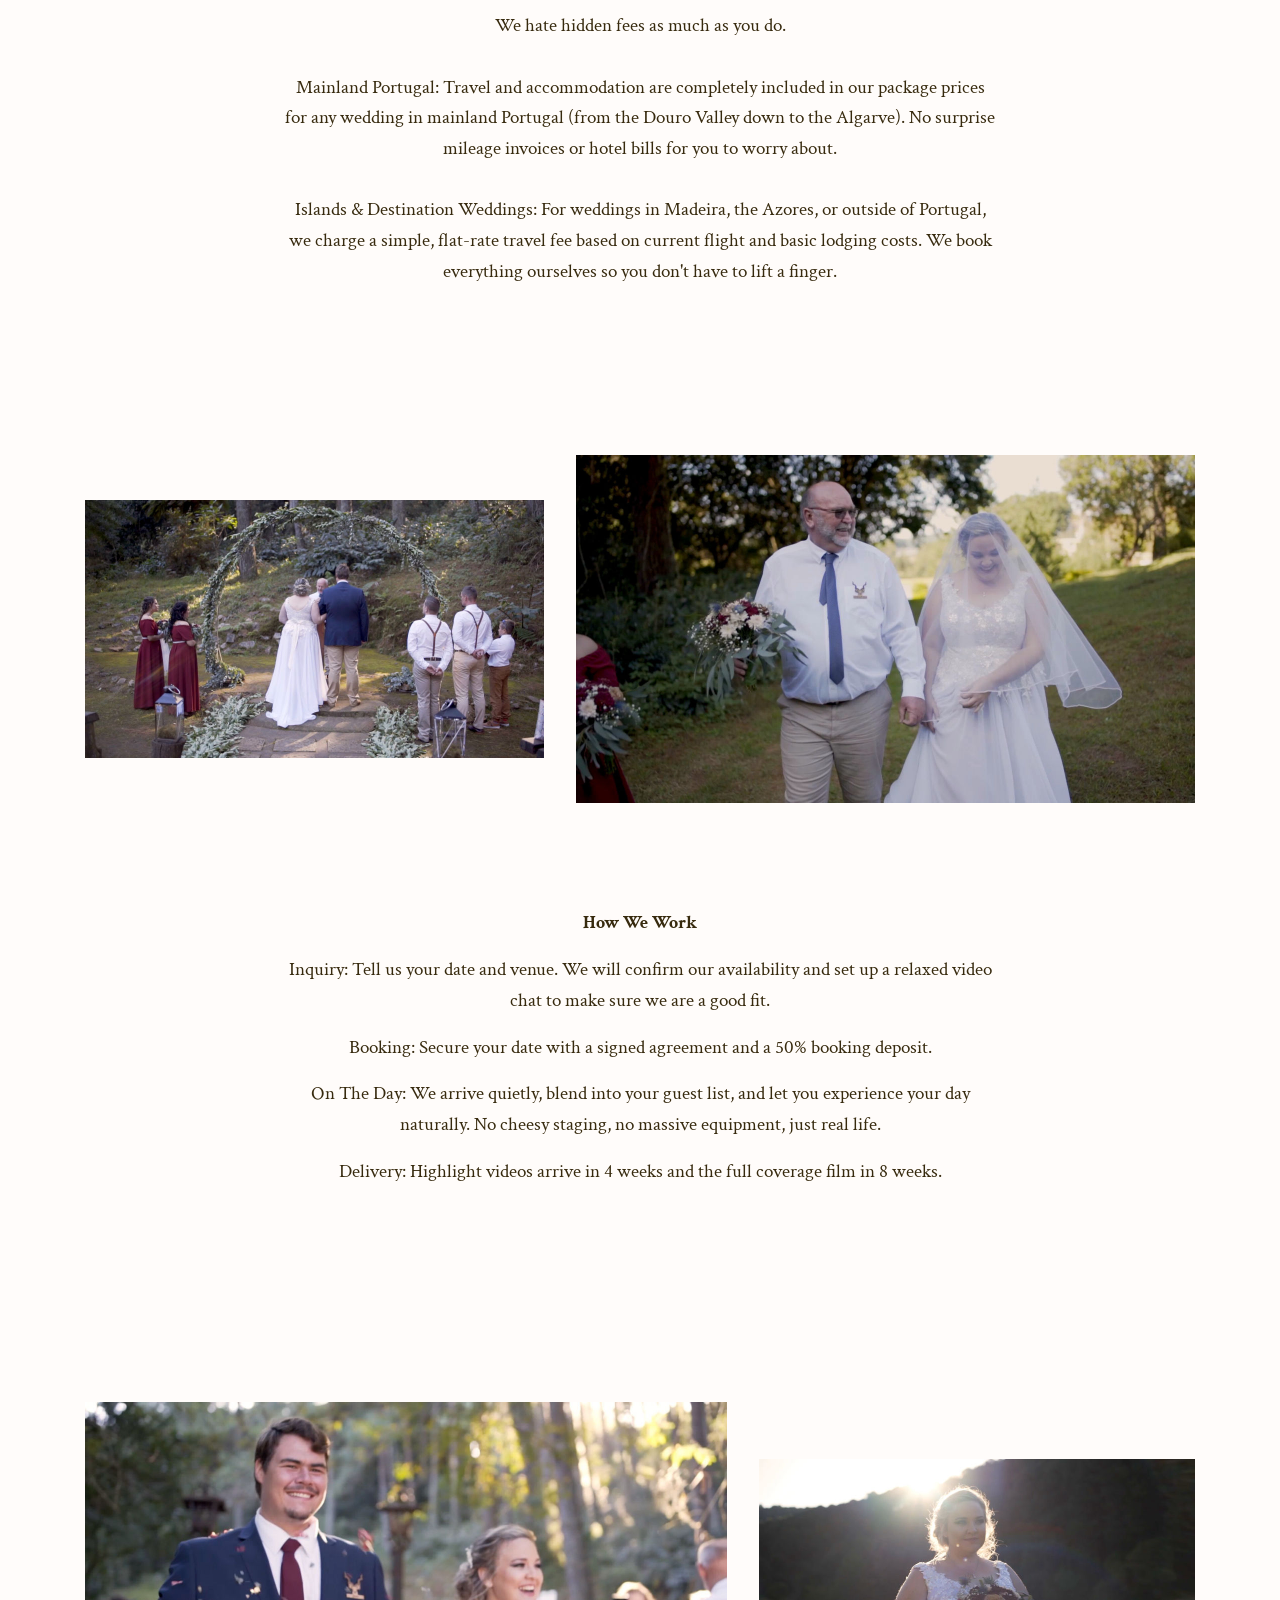
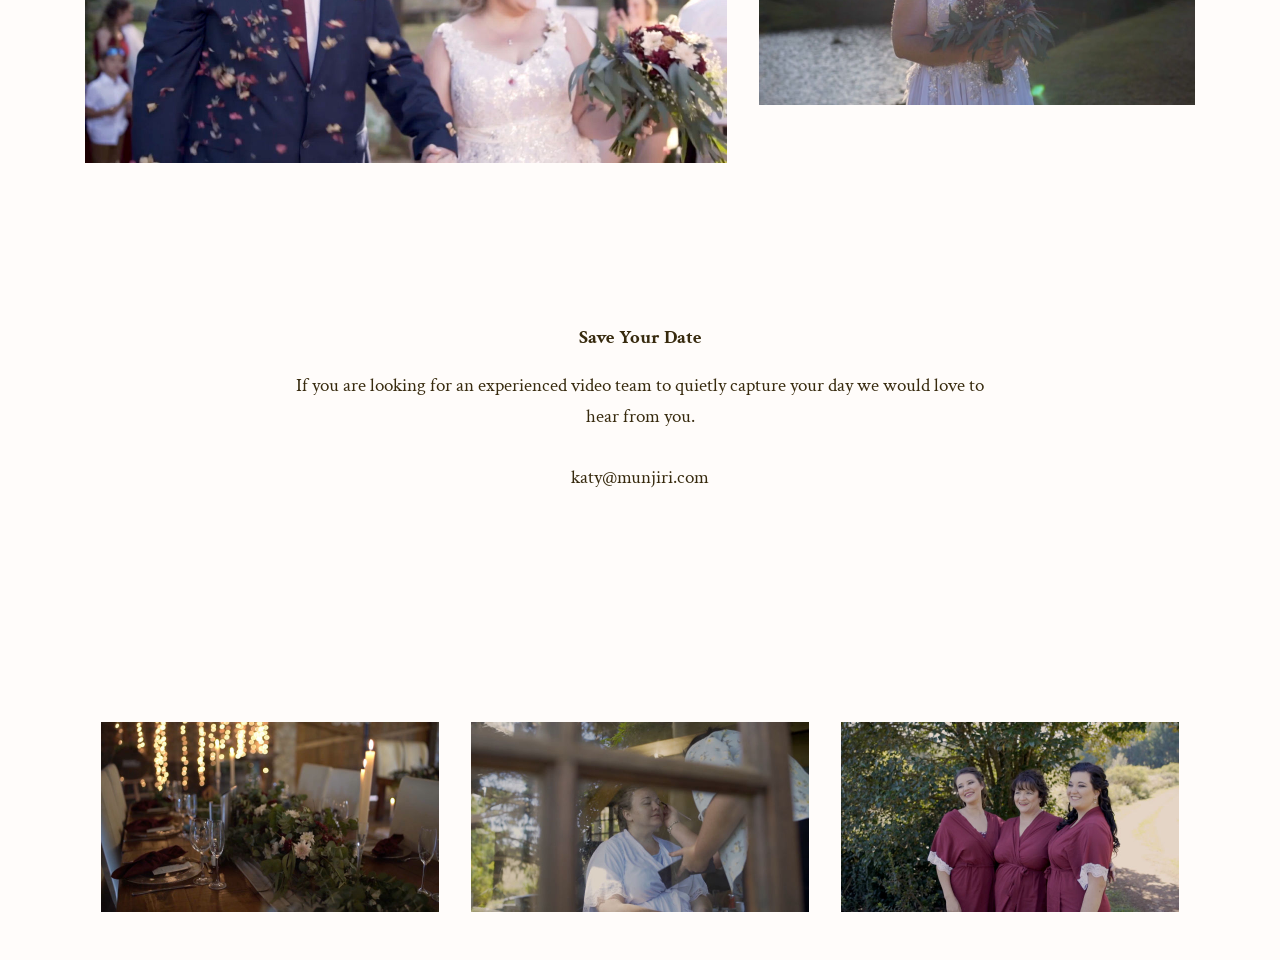
<file: packages.html>
<!DOCTYPE html>
<html  >
<head>
  <!-- Site made with Mobirise Website Builder v4.12.4, https://mobirise.com -->
  <meta charset="UTF-8">
  <meta http-equiv="X-UA-Compatible" content="IE=edge">
  <meta name="generator" content="Mobirise v4.12.4, mobirise.com">
  <meta name="viewport" content="width=device-width, initial-scale=1, minimum-scale=1">
  <link rel="shortcut icon" href="assets/images/logo2.png" type="image/x-icon">
  <meta name="description" content="">
  
  
  <title>Packages</title>
  <link rel="stylesheet" href="assets/web/assets/mobirise-icons/mobirise-icons.css">
  <link rel="stylesheet" href="assets/bootstrap/css/bootstrap.min.css">
  <link rel="stylesheet" href="assets/bootstrap/css/bootstrap-grid.min.css">
  <link rel="stylesheet" href="assets/bootstrap/css/bootstrap-reboot.min.css">
  <link rel="stylesheet" href="assets/tether/tether.min.css">
  <link rel="stylesheet" href="assets/dropdown/css/style.css">
  <link rel="stylesheet" href="assets/theme/css/style.css">
  <link rel="preload" as="style" href="assets/mobirise/css/mbr-additional.css"><link rel="stylesheet" href="assets/mobirise/css/mbr-additional.css" type="text/css">
  
  
  
</head>
<body>
  <section class="menu cid-vqWSbiNmQf" once="menu" id="menu2-v">

    

    <nav class="navbar navbar-expand beta-menu navbar-dropdown align-items-center navbar-fixed-top navbar-toggleable-sm">
        <button class="navbar-toggler navbar-toggler-right" type="button" data-toggle="collapse" data-target="#navbarSupportedContent" aria-controls="navbarSupportedContent" aria-expanded="false" aria-label="Toggle navigation">
            <div class="hamburger">
                <span></span>
                <span></span>
                <span></span>
                <span></span>
            </div>
        </button>
        <div class="menu-logo">
            <div class="navbar-brand">
                
                
            </div>
        </div>
        <div class="collapse navbar-collapse" id="navbarSupportedContent">
            <ul class="navbar-nav nav-dropdown nav-right navbar-nav-top-padding" data-app-modern-menu="true"><li class="nav-item"><a class="nav-link link text-black display-4" href="https://mobirise.co">Packages</a></li><li class="nav-item"><a class="nav-link link text-black display-4" href="https://mobirise.co">Videos</a></li><li class="nav-item"><a class="nav-link link text-black display-4" href="https://mobirise.co">Blog</a></li><li class="nav-item"><a class="nav-link link text-black display-4" href="https://mobirise.co">About</a></li><li class="nav-item"><a class="nav-link link text-black display-4" href="https://mobirise.co">Contact</a></li></ul>
            
        </div>
    </nav>
</section>

<section class="engine"><a href="https://mobirise.info/i">free site creation software</a></section><section class="header1 cid-vqX6Q7hePz" id="header16-40">

    

    

    <div class="container">
        <div class="row justify-content-md-center">
            <div class="col-md-10 align-center">
                <h1 class="mbr-section-title mbr-bold pb-3 mbr-fonts-style display-1">Our Wedding Videography Packages</h1>
                
                <p class="mbr-text pb-3 mbr-fonts-style display-7">
                    Our wedding packages never include hidden fees, rigid hour limits or videographers who turn your day into a stressful production. We don't gatekeep our pricing, we don't watch the clock, and we don't put you into awkward, staged poses. Every package we offer features Full Day Coverage. We arrive when you start getting ready, and we leave when the dance floor gets wild. No rushing, no awkward maths, and no surprise fees.
                </p>
                
            </div>
        </div>
    </div>

</section>

<section class="features2 cid-vqWSbmVmuN" id="features2-13">

    

    
    
    <div class="container">
        <div class="media-container-row">
            <div class="card p-3 col-12 col-md-6 col-lg-4">
                <div class="card-wrapper">
                    <div class="card-img">
                        <img src="assets/images/portugal-wedding-videographer-ceremony-676x3802.jpg" alt="Scenic view of Serra da Estrela mountains, filmed by Lisbon videographer" title="">
                    </div>
                    <div class="card-box">
                        <h4 class="card-title pb-3 mbr-fonts-style display-5"><strong>Highlights</strong><br></h4>
                        <p class="mbr-text mbr-fonts-style display-5">6 minute highlight video<br>1 or 2 videographers depending on availability<br>Drone shots if possible<br><br>€1600</p>
                    </div>
                </div>
            </div>

            <div class="card p-3 col-12 col-md-6 col-lg-4">
                <div class="card-wrapper">
                    <div class="card-img">
                        <img src="assets/images/portugal-wedding-videographer-veil-676x380.jpg" alt="Shepherd with flock in Serra da Estrela, Lisbon videographer documentary scene" title="">
                    </div>
                    <div class="card-box ">
                        <h4 class="card-title pb-3 mbr-fonts-style display-5"><strong>Story&nbsp;</strong></h4>
                        <p class="mbr-text mbr-fonts-style display-5">6 minute highlight video<br>30+ mins<br>Includes speeches with audio and full ceremony<br>2 Videographers<br>Drone shots if possible<br><br>€3000<br></p>
                    </div>
                </div>
            </div>

            <div class="card p-3 col-12 col-md-6 col-lg-4">
                <div class="card-wrapper">
                    <div class="card-img">
                        <img src="assets/images/portugal-wedding-videographer-lake-676x380.jpg" alt="Sheep grazing in a field, Lisbon videographer rural footage" title="">
                    </div>
                    <div class="card-box">
                        <h4 class="card-title pb-3 mbr-fonts-style display-5"><strong>Custom</strong><br></h4>
                        <p class="mbr-text mbr-fonts-style display-5">Tailored exactly to your needs, do you want interviews with family members, additional days captured, or maybe portrait videos for sharing on social media.</p>
                    </div>
                </div>
            </div>

            
        </div>
    </div>
</section>

<section class="cid-vqWWvZiGHS" id="image4-2z">
    <!-- Block parameters controls (Blue "Gear" panel) -->
    
    <!-- End block parameters -->
    <div class="container images-container">
            <div class="media-container-row" style="width: 100%;">
                <div class="img-item item1" style="width: 85%;">
                    <img src="assets/images/portugal-wedding-videographer-couple-together-972x547.jpg" alt="Skilled artisans weaving traditional baskets by hand using natural materials." title="Sustainable Craftsmanship – Supporting Local Artisans with Video Storytelling.">
                    
                </div>
                <div class="img-item">
                    <img src="assets/images/portugal-wedding-videographer-confetti-1184x666.jpg" alt="A peaceful beach with turquoise waters, capturing the beauty of coastal landscapes." title="Nature Documentary Production – Showcasing the Serenity of Coastal Ecosystems.">
                    
                </div>
            </div>
    </div>
</section>

<section class="mbr-section content5 cid-vqWUsQoGc2" id="content5-2v">

    

    

    <div class="container">
        <div class="media-container-row">
            <div class="title col-12 col-md-8">
                <h2 class="align-center mbr-bold mbr-white pb-3 mbr-fonts-style display-7">Travel &amp; Accommodation: The Simple Deal</h2>
                
                <p class="mbr-text align-center mbr-white pb-3 mbr-fonts-style display-7">We hate hidden fees as much as you do.<br><br>Mainland Portugal: Travel and accommodation are completely included in our package prices for any wedding in mainland Portugal (from the Douro Valley down to the Algarve). No surprise mileage invoices or hotel bills for you to worry about.<br><br>Islands &amp; Destination Weddings: For weddings in Madeira, the Azores, or outside of Portugal, we charge a simple, flat-rate travel fee based on current flight and basic lodging costs. We book everything ourselves so you don't have to lift a finger.<br><br></p>
                
            </div>
        </div>
    </div>
</section>

<section class="cid-vqWXwWx1jZ" id="image4-31">
    <!-- Block parameters controls (Blue "Gear" panel) -->
    
    <!-- End block parameters -->
    <div class="container images-container">
            <div class="media-container-row" style="width: 100%;">
                <div class="img-item item1" style="width: 77%;">
                    <img src="assets/images/portugal-wedding-videographer-ceremony-two-918x516.jpg" alt="Skilled artisans weaving traditional baskets by hand using natural materials." title="Sustainable Craftsmanship – Supporting Local Artisans with Video Storytelling.">
                    
                </div>
                <div class="img-item">
                    <img src="assets/images/portugal-wedding-videographer-dad-1238x696.jpg" alt="A peaceful beach with turquoise waters, capturing the beauty of coastal landscapes." title="Nature Documentary Production – Showcasing the Serenity of Coastal Ecosystems.">
                    
                </div>
            </div>
    </div>
</section>

<section class="mbr-section article content1 cid-vqWVfKFyCi" id="content1-2y">
    
     

    <div class="container">
        <div class="media-container-row">
            <div class="mbr-text col-12 mbr-fonts-style display-7 col-md-8"><p><span style="font-size: 17.6px;"><strong>How We Work</strong></span></p><p>Inquiry: Tell us your date and venue. We will confirm our availability and set up a relaxed video chat to make sure we are a good fit.</p><p>Booking: Secure your date with a signed agreement and a 50% booking deposit.</p><p>On The Day: We arrive quietly, blend into your guest list, and let you experience your day naturally. No cheesy staging, no massive equipment, just real life.</p><p>Delivery: Highlight videos arrive in 4 weeks and the full coverage film in 8 weeks.</p><p><br></p><p><br></p></div>
        </div>
    </div>
</section>

<section class="cid-vqX3eVV6qz" id="image4-3k">
    <!-- Block parameters controls (Blue "Gear" panel) -->
    
    <!-- End block parameters -->
    <div class="container images-container">
            <div class="media-container-row" style="width: 100%;">
                <div class="img-item item1" style="width: 150%;">
                    <img src="assets/images/portugal-wedding-videographer-flowers-and-confetti-1284x722.jpg" alt="Skilled artisans weaving traditional baskets by hand using natural materials." title="Sustainable Craftsmanship – Supporting Local Artisans with Video Storytelling.">
                    
                </div>
                <div class="img-item">
                    <img src="assets/images/portugal-wedding-videographer-bride-872x491.jpg" alt="A peaceful beach with turquoise waters, capturing the beauty of coastal landscapes." title="Nature Documentary Production – Showcasing the Serenity of Coastal Ecosystems.">
                    
                </div>
            </div>
    </div>
</section>

<section class="mbr-section content5 cid-vqWXkB0mCj" id="content5-30">

    

    

    <div class="container">
        <div class="media-container-row">
            <div class="title col-12 col-md-8">
                <h2 class="align-center mbr-bold mbr-white pb-3 mbr-fonts-style display-7">Save Your Date</h2>
                
                <p class="mbr-text align-center mbr-white pb-3 mbr-fonts-style display-7">If you are looking for an experienced video team to quietly capture your day we would love to hear from you.<br><br>katy@munjiri.com</p>
                
            </div>
        </div>
    </div>
</section>

<section class="features2 cid-vqXLkcEi68" id="features2-4k">

    

    
    
    <div class="container">
        <div class="media-container-row">
            <div class="card p-3 col-12 col-md-6 col-lg-4">
                <div class="card-wrapper">
                    <div class="card-img">
                        <img src="assets/images/wedding-videographer-portugal-candles-676x380.jpg" alt="Scenic view of Serra da Estrela mountains, filmed by Lisbon videographer" title="">
                    </div>
                    <div class="card-box">
                        
                        
                    </div>
                </div>
            </div>

            <div class="card p-3 col-12 col-md-6 col-lg-4">
                <div class="card-wrapper">
                    <div class="card-img">
                        <img src="assets/images/portugal-wedding-videographer-make-up-676x380.jpg" alt="Shepherd with flock in Serra da Estrela, Lisbon videographer documentary scene" title="">
                    </div>
                    <div class="card-box ">
                        
                        
                    </div>
                </div>
            </div>

            <div class="card p-3 col-12 col-md-6 col-lg-4">
                <div class="card-wrapper">
                    <div class="card-img">
                        <img src="assets/images/wedding-videographer-portugal-bridesmaids-676x380.jpg" alt="Sheep grazing in a field, Lisbon videographer rural footage" title="">
                    </div>
                    <div class="card-box">
                        
                        
                    </div>
                </div>
            </div>

            
        </div>
    </div>
</section>


  <script src="assets/web/assets/jquery/jquery.min.js"></script>
  <script src="assets/popper/popper.min.js"></script>
  <script src="assets/bootstrap/js/bootstrap.min.js"></script>
  <script src="assets/tether/tether.min.js"></script>
  <script src="assets/smoothscroll/smooth-scroll.js"></script>
  <script src="assets/dropdown/js/nav-dropdown.js"></script>
  <script src="assets/dropdown/js/navbar-dropdown.js"></script>
  <script src="assets/touchswipe/jquery.touch-swipe.min.js"></script>
  <script src="assets/theme/js/script.js"></script>
  
  
</body>
</html>
</file>
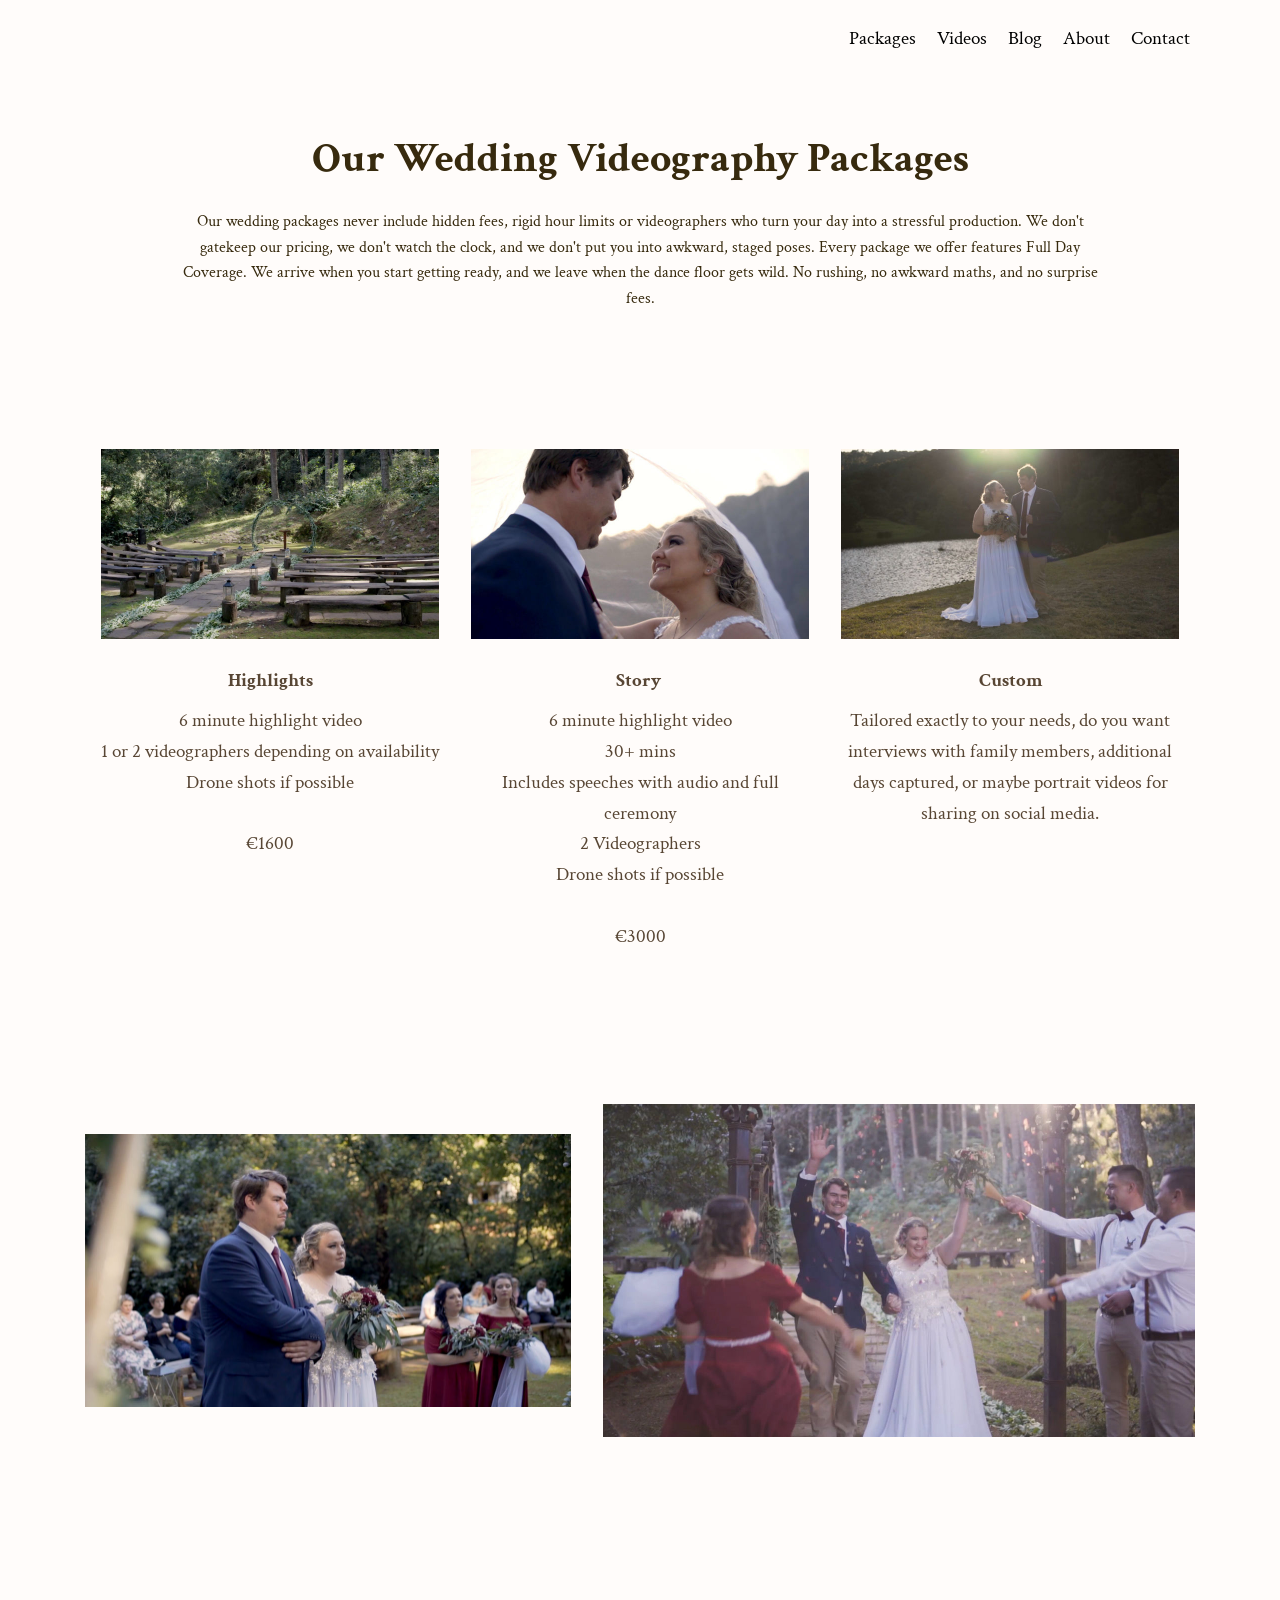
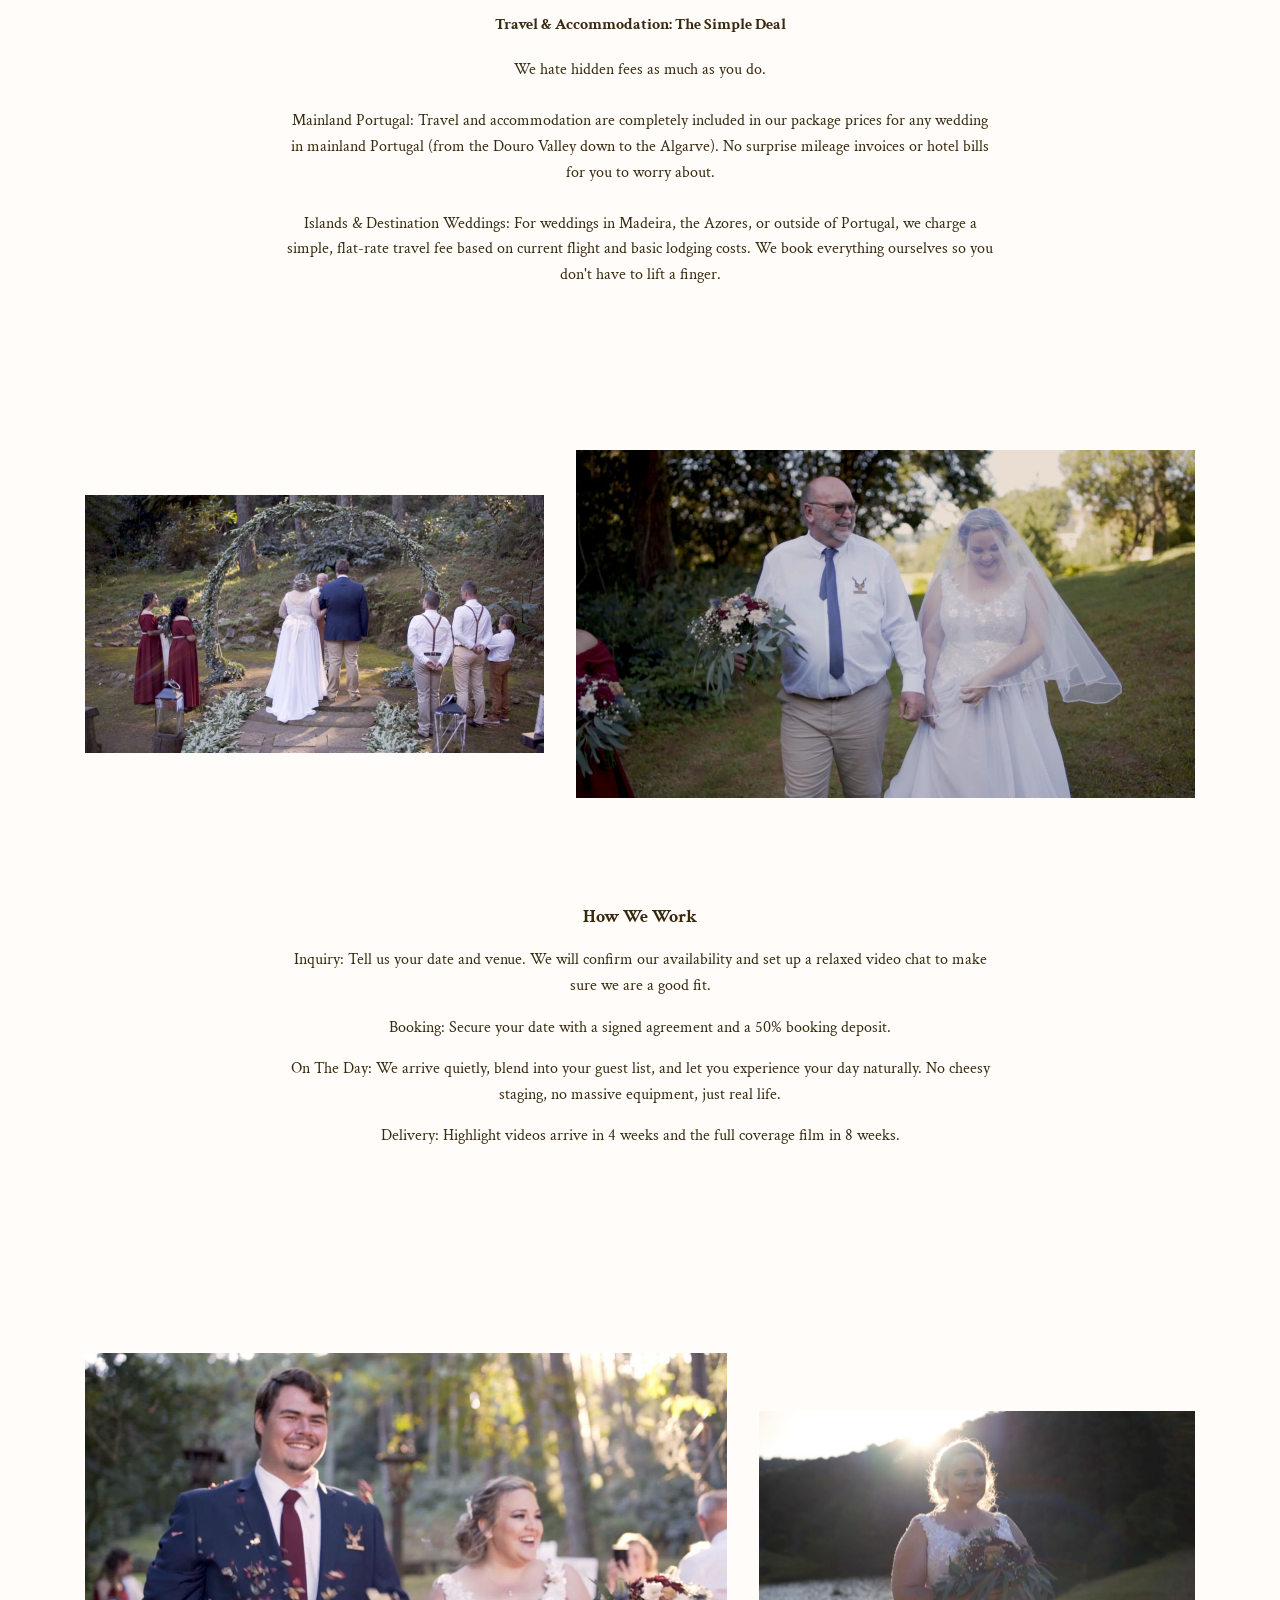
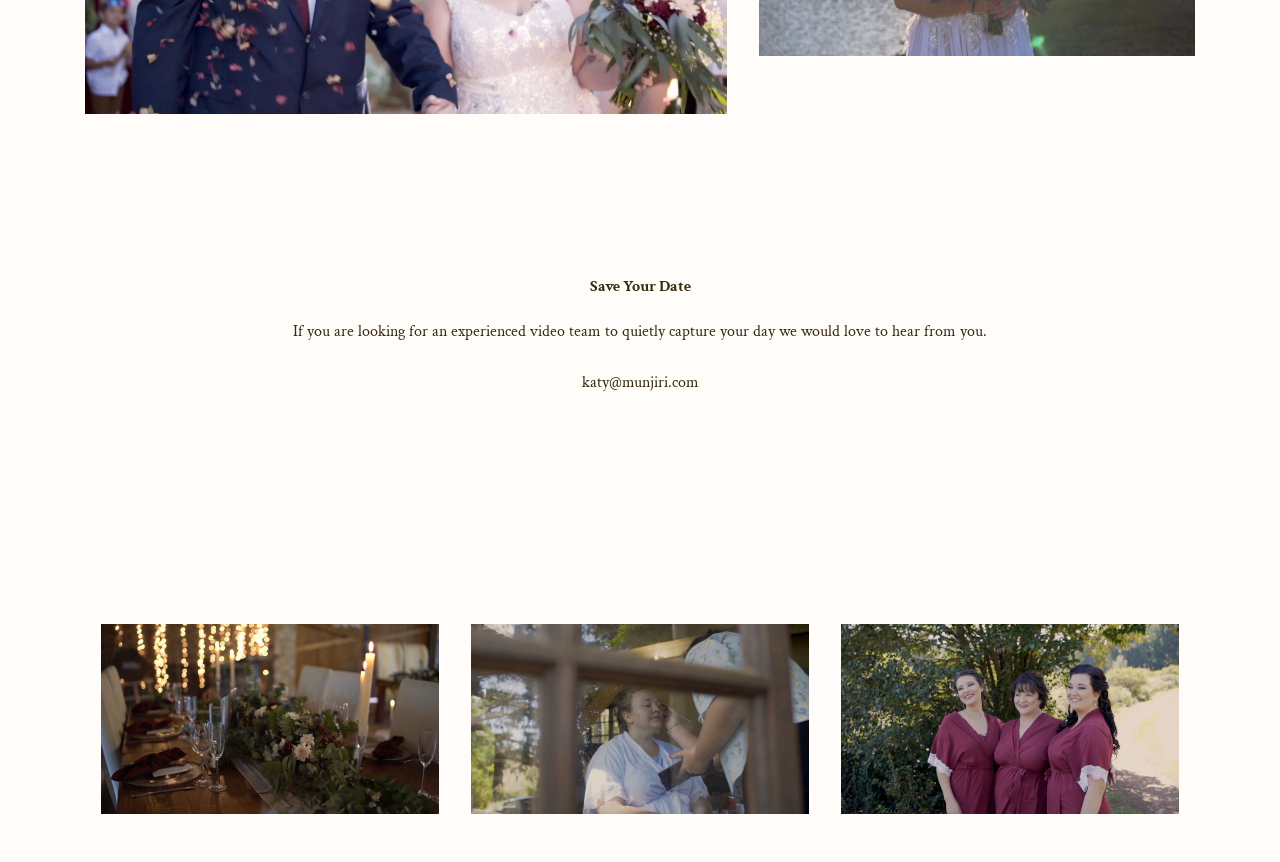
<file: page1.html>
<!DOCTYPE html>
<html  >
<head>
  <!-- Site made with Mobirise Website Builder v4.12.4, https://mobirise.com -->
  <meta charset="UTF-8">
  <meta http-equiv="X-UA-Compatible" content="IE=edge">
  <meta name="generator" content="Mobirise v4.12.4, mobirise.com">
  <meta name="viewport" content="width=device-width, initial-scale=1, minimum-scale=1">
  <link rel="shortcut icon" href="assets/images/logo2.png" type="image/x-icon">
  <meta name="description" content="">
  
  
  <title>Services</title>
  <link rel="stylesheet" href="assets/web/assets/mobirise-icons/mobirise-icons.css">
  <link rel="stylesheet" href="assets/bootstrap/css/bootstrap.min.css">
  <link rel="stylesheet" href="assets/bootstrap/css/bootstrap-grid.min.css">
  <link rel="stylesheet" href="assets/bootstrap/css/bootstrap-reboot.min.css">
  <link rel="stylesheet" href="assets/tether/tether.min.css">
  <link rel="stylesheet" href="assets/dropdown/css/style.css">
  <link rel="stylesheet" href="assets/theme/css/style.css">
  <link rel="preload" as="style" href="assets/mobirise/css/mbr-additional.css"><link rel="stylesheet" href="assets/mobirise/css/mbr-additional.css" type="text/css">
  
  
  
</head>
<body>
  <section class="menu cid-vqWSbiNmQf" once="menu" id="menu2-v">

    

    <nav class="navbar navbar-expand beta-menu navbar-dropdown align-items-center navbar-fixed-top navbar-toggleable-sm">
        <button class="navbar-toggler navbar-toggler-right" type="button" data-toggle="collapse" data-target="#navbarSupportedContent" aria-controls="navbarSupportedContent" aria-expanded="false" aria-label="Toggle navigation">
            <div class="hamburger">
                <span></span>
                <span></span>
                <span></span>
                <span></span>
            </div>
        </button>
        <div class="menu-logo">
            <div class="navbar-brand">
                
                
            </div>
        </div>
        <div class="collapse navbar-collapse" id="navbarSupportedContent">
            <ul class="navbar-nav nav-dropdown nav-right navbar-nav-top-padding" data-app-modern-menu="true"><li class="nav-item"><a class="nav-link link text-black display-4" href="https://mobirise.co">Packages</a></li><li class="nav-item"><a class="nav-link link text-black display-4" href="https://mobirise.co">Videos</a></li><li class="nav-item"><a class="nav-link link text-black display-4" href="https://mobirise.co">Blog</a></li><li class="nav-item"><a class="nav-link link text-black display-4" href="https://mobirise.co">About</a></li><li class="nav-item"><a class="nav-link link text-black display-4" href="https://mobirise.co">Contact</a></li></ul>
            
        </div>
    </nav>
</section>

<section class="engine"><a href="https://mobirise.info/p">website templates free download</a></section><section class="header1 cid-vqX6Q7hePz" id="header16-40">

    

    

    <div class="container">
        <div class="row justify-content-md-center">
            <div class="col-md-10 align-center">
                <h1 class="mbr-section-title mbr-bold pb-3 mbr-fonts-style display-1">Our Wedding Videography Packages</h1>
                
                <p class="mbr-text pb-3 mbr-fonts-style display-5">
                    Our wedding packages never include hidden fees, rigid hour limits or videographers who turn your day into a stressful production. We don't gatekeep our pricing, we don't watch the clock, and we don't put you into awkward, staged poses. Every package we offer features Full Day Coverage. We arrive when you start getting ready, and we leave when the dance floor gets wild. No rushing, no awkward maths, and no surprise fees.
                </p>
                
            </div>
        </div>
    </div>

</section>

<section class="features2 cid-vqWSbmVmuN" id="features2-13">

    

    
    
    <div class="container">
        <div class="media-container-row">
            <div class="card p-3 col-12 col-md-6 col-lg-4">
                <div class="card-wrapper">
                    <div class="card-img">
                        <img src="assets/images/portugal-wedding-videographer-ceremony-676x3800.jpg" alt="Scenic view of Serra da Estrela mountains, filmed by Lisbon videographer" title="">
                    </div>
                    <div class="card-box">
                        <h4 class="card-title pb-3 mbr-fonts-style display-7"><strong>Highlights</strong><br></h4>
                        <p class="mbr-text mbr-fonts-style display-7">6 minute highlight video<br>1 or 2 videographers depending on availability<br>Drone shots if possible<br><br>€1600</p>
                    </div>
                </div>
            </div>

            <div class="card p-3 col-12 col-md-6 col-lg-4">
                <div class="card-wrapper">
                    <div class="card-img">
                        <img src="assets/images/portugal-wedding-videographer-veil-676x380.jpg" alt="Shepherd with flock in Serra da Estrela, Lisbon videographer documentary scene" title="">
                    </div>
                    <div class="card-box ">
                        <h4 class="card-title pb-3 mbr-fonts-style display-7"><strong>Story&nbsp;</strong></h4>
                        <p class="mbr-text mbr-fonts-style display-7">6 minute highlight video<br>30+ mins<br>Includes speeches with audio and full ceremony<br>2 Videographers<br>Drone shots if possible<br><br>€3000<br></p>
                    </div>
                </div>
            </div>

            <div class="card p-3 col-12 col-md-6 col-lg-4">
                <div class="card-wrapper">
                    <div class="card-img">
                        <img src="assets/images/portugal-wedding-videographer-lake-676x380.jpg" alt="Sheep grazing in a field, Lisbon videographer rural footage" title="">
                    </div>
                    <div class="card-box">
                        <h4 class="card-title pb-3 mbr-fonts-style display-7"><strong>Custom</strong><br></h4>
                        <p class="mbr-text mbr-fonts-style display-7">Tailored exactly to your needs, do you want interviews with family members, additional days captured, or maybe portrait videos for sharing on social media.</p>
                    </div>
                </div>
            </div>

            
        </div>
    </div>
</section>

<section class="cid-vqWWvZiGHS" id="image4-2z">
    <!-- Block parameters controls (Blue "Gear" panel) -->
    
    <!-- End block parameters -->
    <div class="container images-container">
            <div class="media-container-row" style="width: 100%;">
                <div class="img-item item1" style="width: 85%;">
                    <img src="assets/images/portugal-wedding-videographer-couple-together-972x547.jpg" alt="Skilled artisans weaving traditional baskets by hand using natural materials." title="Sustainable Craftsmanship – Supporting Local Artisans with Video Storytelling.">
                    
                </div>
                <div class="img-item">
                    <img src="assets/images/portugal-wedding-videographer-confetti-1184x666.jpg" alt="A peaceful beach with turquoise waters, capturing the beauty of coastal landscapes." title="Nature Documentary Production – Showcasing the Serenity of Coastal Ecosystems.">
                    
                </div>
            </div>
    </div>
</section>

<section class="mbr-section content5 cid-vqWUsQoGc2" id="content5-2v">

    

    

    <div class="container">
        <div class="media-container-row">
            <div class="title col-12 col-md-8">
                <h2 class="align-center mbr-bold mbr-white pb-3 mbr-fonts-style display-5">Travel &amp; Accommodation: The Simple Deal</h2>
                
                <p class="mbr-text align-center mbr-white pb-3 mbr-fonts-style display-5">We hate hidden fees as much as you do.<br><br>Mainland Portugal: Travel and accommodation are completely included in our package prices for any wedding in mainland Portugal (from the Douro Valley down to the Algarve). No surprise mileage invoices or hotel bills for you to worry about.<br><br>Islands &amp; Destination Weddings: For weddings in Madeira, the Azores, or outside of Portugal, we charge a simple, flat-rate travel fee based on current flight and basic lodging costs. We book everything ourselves so you don't have to lift a finger.<br><br></p>
                
            </div>
        </div>
    </div>
</section>

<section class="cid-vqWXwWx1jZ" id="image4-31">
    <!-- Block parameters controls (Blue "Gear" panel) -->
    
    <!-- End block parameters -->
    <div class="container images-container">
            <div class="media-container-row" style="width: 100%;">
                <div class="img-item item1" style="width: 77%;">
                    <img src="assets/images/portugal-wedding-videographer-ceremony-two-918x516.jpg" alt="Skilled artisans weaving traditional baskets by hand using natural materials." title="Sustainable Craftsmanship – Supporting Local Artisans with Video Storytelling.">
                    
                </div>
                <div class="img-item">
                    <img src="assets/images/portugal-wedding-videographer-dad-1238x696.jpg" alt="A peaceful beach with turquoise waters, capturing the beauty of coastal landscapes." title="Nature Documentary Production – Showcasing the Serenity of Coastal Ecosystems.">
                    
                </div>
            </div>
    </div>
</section>

<section class="mbr-section article content1 cid-vqWVfKFyCi" id="content1-2y">
    
     

    <div class="container">
        <div class="media-container-row">
            <div class="mbr-text col-12 mbr-fonts-style display-5 col-md-8"><p><span style="font-size: 17.6px;"><strong>How We Work</strong></span></p><p>Inquiry: Tell us your date and venue. We will confirm our availability and set up a relaxed video chat to make sure we are a good fit.</p><p>Booking: Secure your date with a signed agreement and a 50% booking deposit.</p><p>On The Day: We arrive quietly, blend into your guest list, and let you experience your day naturally. No cheesy staging, no massive equipment, just real life.</p><p>Delivery: Highlight videos arrive in 4 weeks and the full coverage film in 8 weeks.</p><p><br></p><p><br></p></div>
        </div>
    </div>
</section>

<section class="cid-vqX3eVV6qz" id="image4-3k">
    <!-- Block parameters controls (Blue "Gear" panel) -->
    
    <!-- End block parameters -->
    <div class="container images-container">
            <div class="media-container-row" style="width: 100%;">
                <div class="img-item item1" style="width: 150%;">
                    <img src="assets/images/portugal-wedding-videographer-flowers-and-confetti-1284x722.jpg" alt="Skilled artisans weaving traditional baskets by hand using natural materials." title="Sustainable Craftsmanship – Supporting Local Artisans with Video Storytelling.">
                    
                </div>
                <div class="img-item">
                    <img src="assets/images/portugal-wedding-videographer-bride-872x491.jpg" alt="A peaceful beach with turquoise waters, capturing the beauty of coastal landscapes." title="Nature Documentary Production – Showcasing the Serenity of Coastal Ecosystems.">
                    
                </div>
            </div>
    </div>
</section>

<section class="mbr-section content5 cid-vqWXkB0mCj" id="content5-30">

    

    

    <div class="container">
        <div class="media-container-row">
            <div class="title col-12 col-md-8">
                <h2 class="align-center mbr-bold mbr-white pb-3 mbr-fonts-style display-5">Save Your Date</h2>
                
                <p class="mbr-text align-center mbr-white pb-3 mbr-fonts-style display-5">If you are looking for an experienced video team to quietly capture your day we would love to hear from you.<br><br>katy@munjiri.com</p>
                
            </div>
        </div>
    </div>
</section>

<section class="features2 cid-vqXLkcEi68" id="features2-4k">

    

    
    
    <div class="container">
        <div class="media-container-row">
            <div class="card p-3 col-12 col-md-6 col-lg-4">
                <div class="card-wrapper">
                    <div class="card-img">
                        <img src="assets/images/wedding-videographer-portugal-candles-676x380.jpg" alt="Scenic view of Serra da Estrela mountains, filmed by Lisbon videographer" title="">
                    </div>
                    <div class="card-box">
                        
                        
                    </div>
                </div>
            </div>

            <div class="card p-3 col-12 col-md-6 col-lg-4">
                <div class="card-wrapper">
                    <div class="card-img">
                        <img src="assets/images/portugal-wedding-videographer-make-up-676x380.jpg" alt="Shepherd with flock in Serra da Estrela, Lisbon videographer documentary scene" title="">
                    </div>
                    <div class="card-box ">
                        
                        
                    </div>
                </div>
            </div>

            <div class="card p-3 col-12 col-md-6 col-lg-4">
                <div class="card-wrapper">
                    <div class="card-img">
                        <img src="assets/images/wedding-videographer-portugal-bridesmaids-676x380.jpg" alt="Sheep grazing in a field, Lisbon videographer rural footage" title="">
                    </div>
                    <div class="card-box">
                        
                        
                    </div>
                </div>
            </div>

            
        </div>
    </div>
</section>


  <script src="assets/web/assets/jquery/jquery.min.js"></script>
  <script src="assets/popper/popper.min.js"></script>
  <script src="assets/bootstrap/js/bootstrap.min.js"></script>
  <script src="assets/tether/tether.min.js"></script>
  <script src="assets/smoothscroll/smooth-scroll.js"></script>
  <script src="assets/dropdown/js/nav-dropdown.js"></script>
  <script src="assets/dropdown/js/navbar-dropdown.js"></script>
  <script src="assets/touchswipe/jquery.touch-swipe.min.js"></script>
  <script src="assets/theme/js/script.js"></script>
  
  
</body>
</html>
</file>
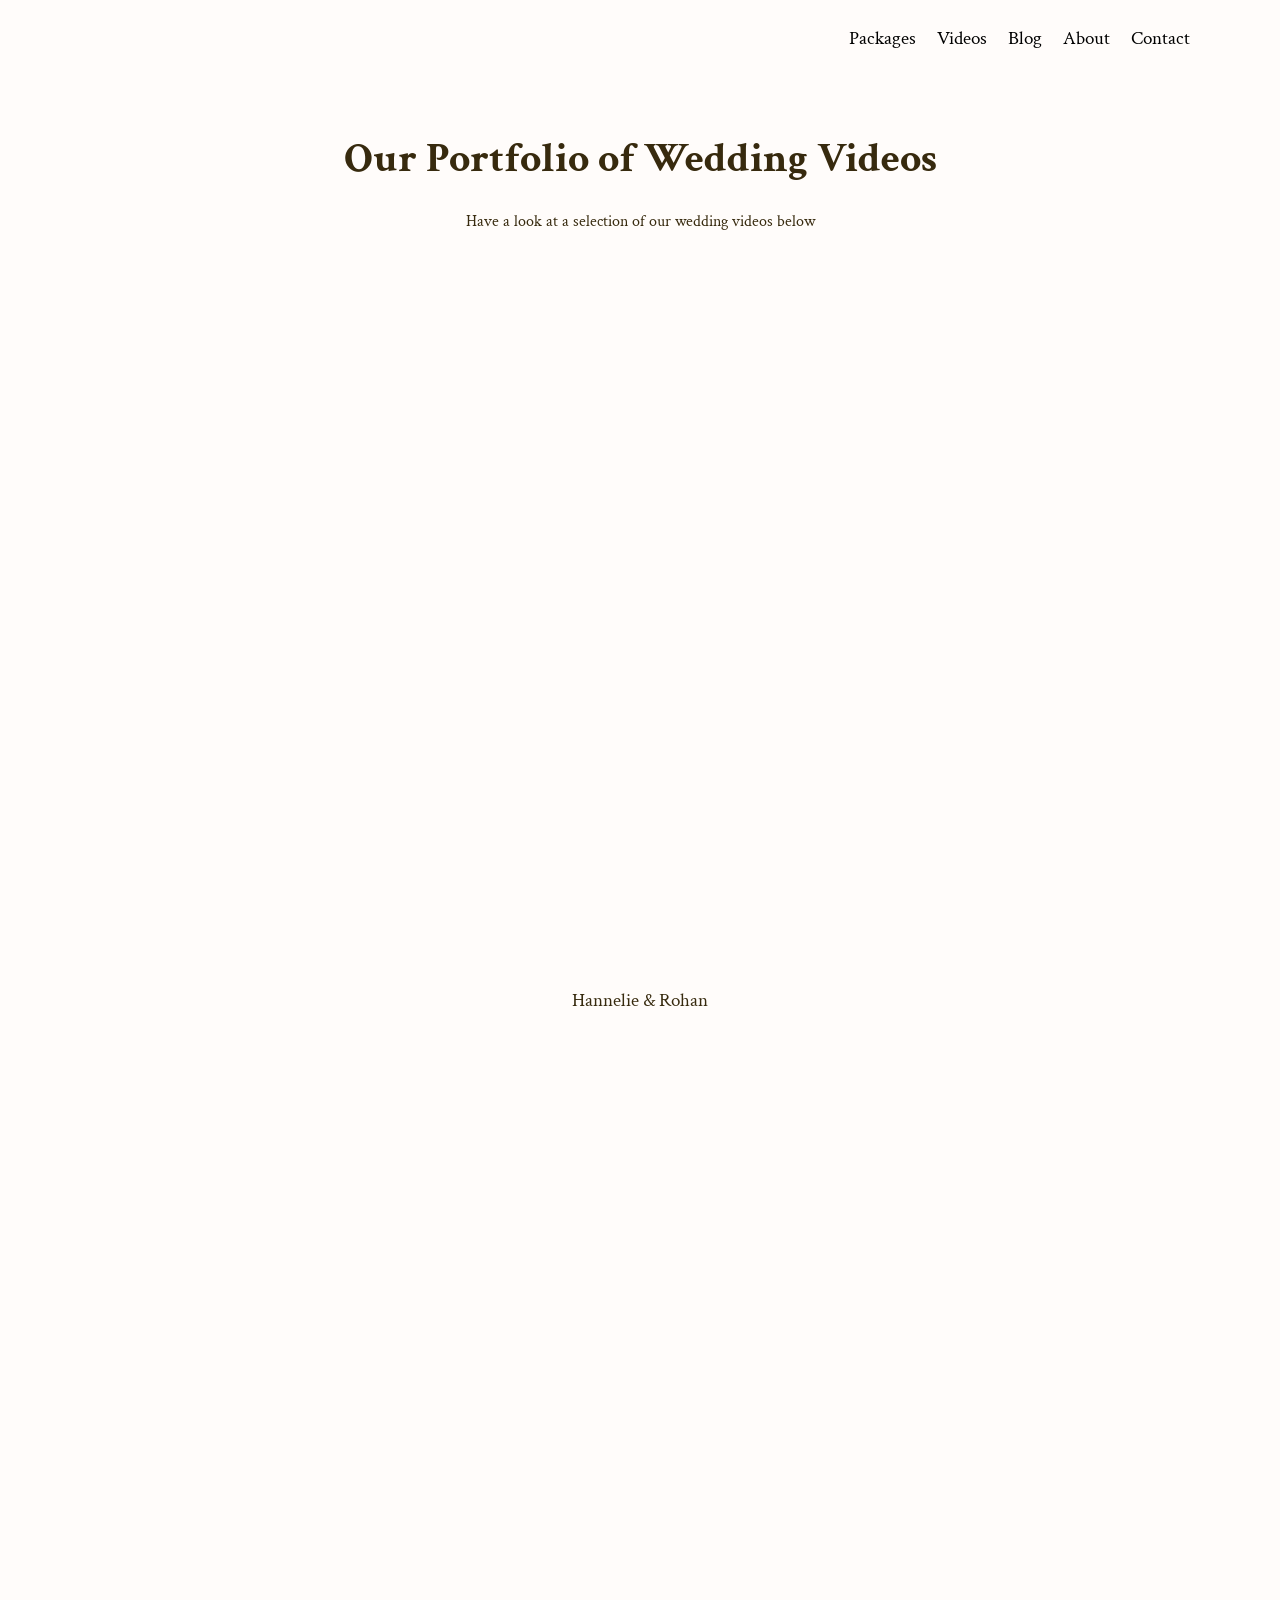
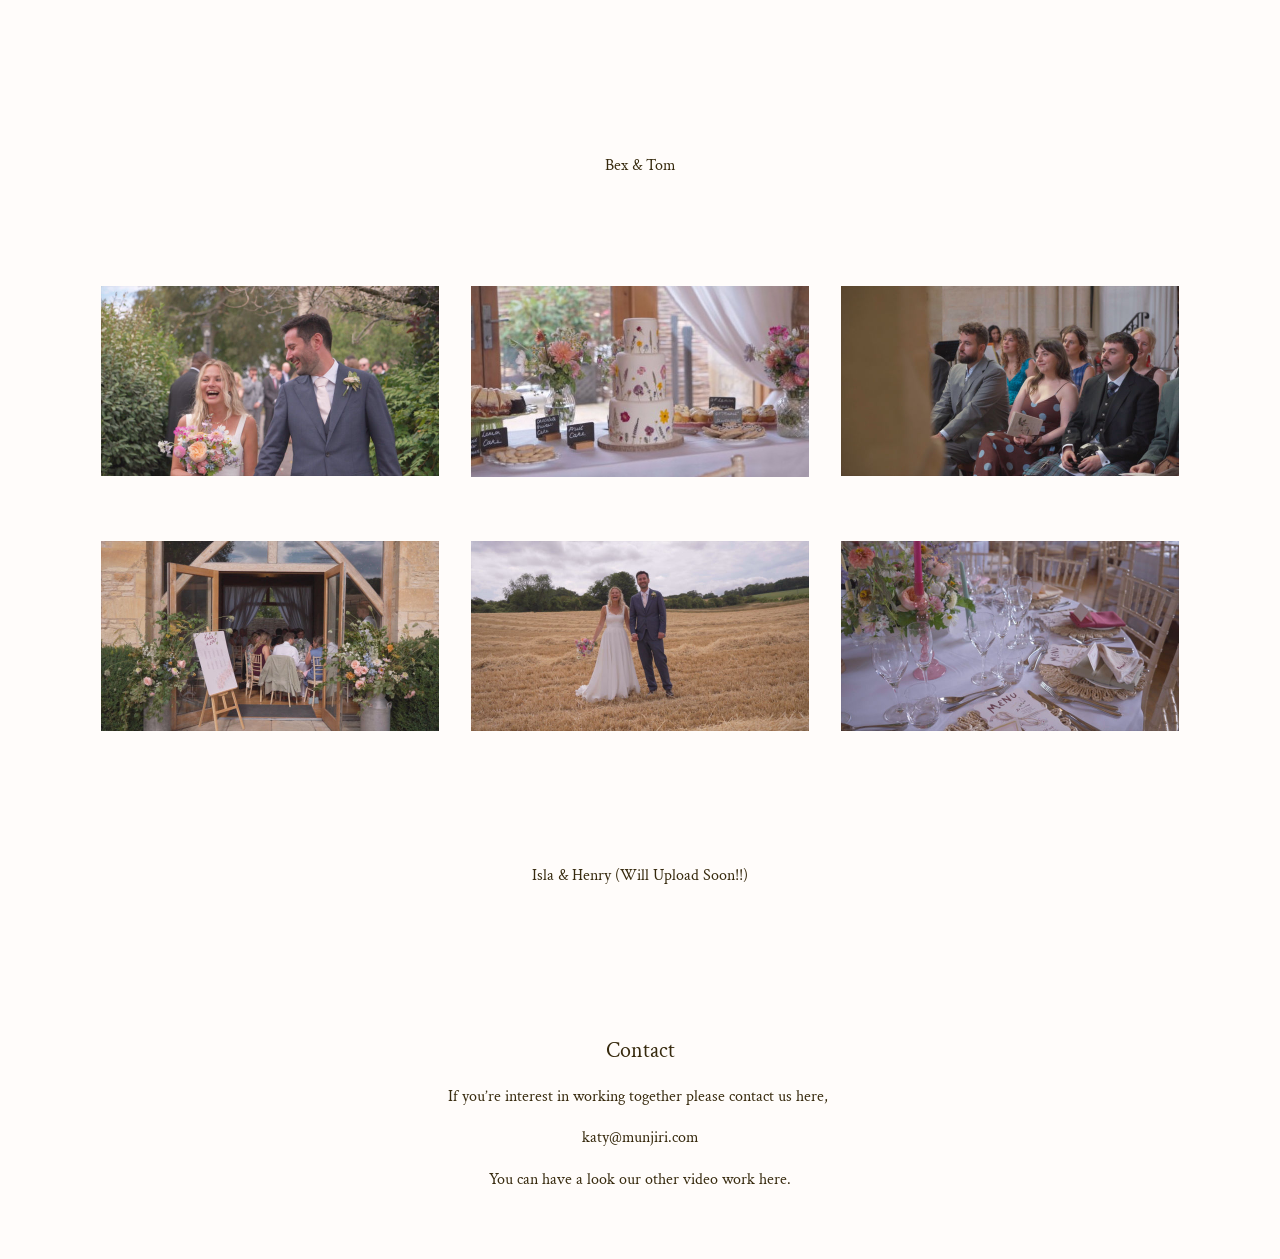
<file: page4.html>
<!DOCTYPE html>
<html  >
<head>
  <!-- Site made with Mobirise Website Builder v4.12.4, https://mobirise.com -->
  <meta charset="UTF-8">
  <meta http-equiv="X-UA-Compatible" content="IE=edge">
  <meta name="generator" content="Mobirise v4.12.4, mobirise.com">
  <meta name="viewport" content="width=device-width, initial-scale=1, minimum-scale=1">
  <link rel="shortcut icon" href="assets/images/logo2.png" type="image/x-icon">
  <meta name="description" content="">
  
  
  <title>Portfolio</title>
  <link rel="stylesheet" href="assets/web/assets/mobirise-icons/mobirise-icons.css">
  <link rel="stylesheet" href="assets/bootstrap/css/bootstrap.min.css">
  <link rel="stylesheet" href="assets/bootstrap/css/bootstrap-grid.min.css">
  <link rel="stylesheet" href="assets/bootstrap/css/bootstrap-reboot.min.css">
  <link rel="stylesheet" href="assets/tether/tether.min.css">
  <link rel="stylesheet" href="assets/dropdown/css/style.css">
  <link rel="stylesheet" href="assets/theme/css/style.css">
  <link rel="preload" as="style" href="assets/mobirise/css/mbr-additional.css"><link rel="stylesheet" href="assets/mobirise/css/mbr-additional.css" type="text/css">
  
  
  
</head>
<body>
  <section class="menu cid-vqX5rEIxxg" once="menu" id="menu2-3p">

    

    <nav class="navbar navbar-expand beta-menu navbar-dropdown align-items-center navbar-fixed-top navbar-toggleable-sm">
        <button class="navbar-toggler navbar-toggler-right" type="button" data-toggle="collapse" data-target="#navbarSupportedContent" aria-controls="navbarSupportedContent" aria-expanded="false" aria-label="Toggle navigation">
            <div class="hamburger">
                <span></span>
                <span></span>
                <span></span>
                <span></span>
            </div>
        </button>
        <div class="menu-logo">
            <div class="navbar-brand">
                
                
            </div>
        </div>
        <div class="collapse navbar-collapse" id="navbarSupportedContent">
            <ul class="navbar-nav nav-dropdown nav-right navbar-nav-top-padding" data-app-modern-menu="true"><li class="nav-item"><a class="nav-link link text-black display-4" href="https://mobirise.co">Packages</a></li><li class="nav-item"><a class="nav-link link text-black display-4" href="https://mobirise.co">Videos</a></li><li class="nav-item"><a class="nav-link link text-black display-4" href="https://mobirise.co">Blog</a></li><li class="nav-item"><a class="nav-link link text-black display-4" href="https://mobirise.co">About</a></li><li class="nav-item"><a class="nav-link link text-black display-4" href="https://mobirise.co">Contact</a></li></ul>
            
        </div>
    </nav>
</section>

<section class="engine"><a href="https://mobirise.info/s">free bootstrap theme</a></section><section class="header1 cid-vqX75NgKmC" id="header16-41">

    

    

    <div class="container">
        <div class="row justify-content-md-center">
            <div class="col-md-10 align-center">
                <h1 class="mbr-section-title mbr-bold pb-3 mbr-fonts-style display-1">Our Portfolio of Wedding Videos</h1>
                
                <p class="mbr-text pb-3 mbr-fonts-style display-5">Have a look at a selection of our wedding videos below</p>
                
            </div>
        </div>
    </div>

</section>

<section class="cid-vqX5wQ76QW" id="video3-3r">

    
    
    <figure class="mbr-figure align-center container">
        <div class="video-block" style="width: 80%;">
            <div><iframe class="mbr-embedded-video" src="https://www.youtube.com/embed/pdAvvM44jOY?rel=0&amp;amp;showinfo=0&amp;autoplay=0&amp;loop=0" width="1280" height="720" frameborder="0" allowfullscreen></iframe></div>
        </div>
    </figure>
</section>

<section class="mbr-section content5 cid-vqX5INpSSr" id="content5-3v">

    

    

    <div class="container">
        <div class="media-container-row">
            <div class="title col-12 col-md-8">
                <h2 class="align-center mbr-bold mbr-white pb-3 mbr-fonts-style display-7"><span style="font-weight: normal;">Hannelie &amp; Rohan</span><div></div></h2>
                
                
                
            </div>
        </div>
    </div>
</section>

<section class="cid-vqX5xtLnVi" id="video3-3s">

    
    
    <figure class="mbr-figure align-center container">
        <div class="video-block" style="width: 80%;">
            <div><iframe class="mbr-embedded-video" src="https://www.youtube.com/embed/B5yimQiKFS0?rel=0&amp;amp;showinfo=0&amp;autoplay=0&amp;loop=0" width="1280" height="720" frameborder="0" allowfullscreen></iframe></div>
        </div>
    </figure>
</section>

<section class="mbr-section content5 cid-vqX5Ky68FA" id="content5-3w">

    

    

    <div class="container">
        <div class="media-container-row">
            <div class="title col-12 col-md-8">
                <h2 class="align-center mbr-bold mbr-white pb-3 mbr-fonts-style display-7"><div></div></h2>
                
                <p class="mbr-text align-center mbr-white pb-3 mbr-fonts-style display-5">Bex &amp; Tom</p>
                
            </div>
        </div>
    </div>
</section>

<section class="features2 cid-vqY9ufwvLy" id="features2-4s">

    

    
    
    <div class="container">
        <div class="media-container-row">
            <div class="card p-3 col-12 col-md-6 col-lg-4">
                <div class="card-wrapper">
                    <div class="card-img">
                        <img src="assets/images/portugal-wedding-videographer-couple-676x380.jpg" alt="Scenic view of Serra da Estrela mountains, filmed by Lisbon videographer" title="">
                    </div>
                    <div class="card-box">
                        
                        
                    </div>
                </div>
            </div>

            <div class="card p-3 col-12 col-md-6 col-lg-4">
                <div class="card-wrapper">
                    <div class="card-img">
                        <img src="assets/images/portugal-wedding-videographer-cake-676x380.jpeg" alt="Shepherd with flock in Serra da Estrela, Lisbon videographer documentary scene" title="">
                    </div>
                    <div class="card-box ">
                        
                        
                    </div>
                </div>
            </div>

            <div class="card p-3 col-12 col-md-6 col-lg-4">
                <div class="card-wrapper">
                    <div class="card-img">
                        <img src="assets/images/portugal-wedding-videographer-ceremony-676x380.jpg" alt="Sheep grazing in a field, Lisbon videographer rural footage" title="">
                    </div>
                    <div class="card-box">
                        
                        
                    </div>
                </div>
            </div>

            
        </div>
    </div>
</section>

<section class="features2 cid-vqY9vxolw9" id="features2-4t">

    

    
    
    <div class="container">
        <div class="media-container-row">
            <div class="card p-3 col-12 col-md-6 col-lg-4">
                <div class="card-wrapper">
                    <div class="card-img">
                        <img src="assets/images/portugal-wedding-videographer-entrance-676x380.jpg" alt="Scenic view of Serra da Estrela mountains, filmed by Lisbon videographer" title="">
                    </div>
                    <div class="card-box">
                        
                        
                    </div>
                </div>
            </div>

            <div class="card p-3 col-12 col-md-6 col-lg-4">
                <div class="card-wrapper">
                    <div class="card-img">
                        <img src="assets/images/portugal-wedding-videographer-field-676x380.jpg" alt="Shepherd with flock in Serra da Estrela, Lisbon videographer documentary scene" title="">
                    </div>
                    <div class="card-box ">
                        
                        
                    </div>
                </div>
            </div>

            <div class="card p-3 col-12 col-md-6 col-lg-4">
                <div class="card-wrapper">
                    <div class="card-img">
                        <img src="assets/images/portugal-wedding-videographer-table-setting-candles-676x380.jpg" alt="Sheep grazing in a field, Lisbon videographer rural footage" title="">
                    </div>
                    <div class="card-box">
                        
                        
                    </div>
                </div>
            </div>

            
        </div>
    </div>
</section>

<section class="mbr-section content5 cid-vqX5LCuubn" id="content5-3x">

    

    

    <div class="container">
        <div class="media-container-row">
            <div class="title col-12 col-md-8">
                <h2 class="align-center mbr-bold mbr-white pb-3 mbr-fonts-style display-7"><div></div></h2>
                
                <p class="mbr-text align-center mbr-white pb-3 mbr-fonts-style display-5">Isla &amp; Henry (Will Upload Soon!!)</p>
                
            </div>
        </div>
    </div>
</section>

<section class="mbr-section content4 cid-vqX7IefpUI" id="content4-43">

    

    <div class="container">
        <div class="media-container-row">
            <div class="title col-12 col-md-8">
                <h2 class="align-center pb-3 mbr-fonts-style display-2">
                    Contact</h2>
                <h3 class="mbr-section-subtitle align-center mbr-light mbr-fonts-style display-5">If you’re interest in working together please contact us here,&nbsp;<div><br></div><div>katy@munjiri.com</div><br><div>You can have a look our other video work here.</div></h3>
                
            </div>
        </div>
    </div>
</section>


  <script src="assets/web/assets/jquery/jquery.min.js"></script>
  <script src="assets/popper/popper.min.js"></script>
  <script src="assets/bootstrap/js/bootstrap.min.js"></script>
  <script src="assets/tether/tether.min.js"></script>
  <script src="assets/smoothscroll/smooth-scroll.js"></script>
  <script src="assets/dropdown/js/nav-dropdown.js"></script>
  <script src="assets/dropdown/js/navbar-dropdown.js"></script>
  <script src="assets/touchswipe/jquery.touch-swipe.min.js"></script>
  <script src="assets/theme/js/script.js"></script>
  
  
</body>
</html>
</file>
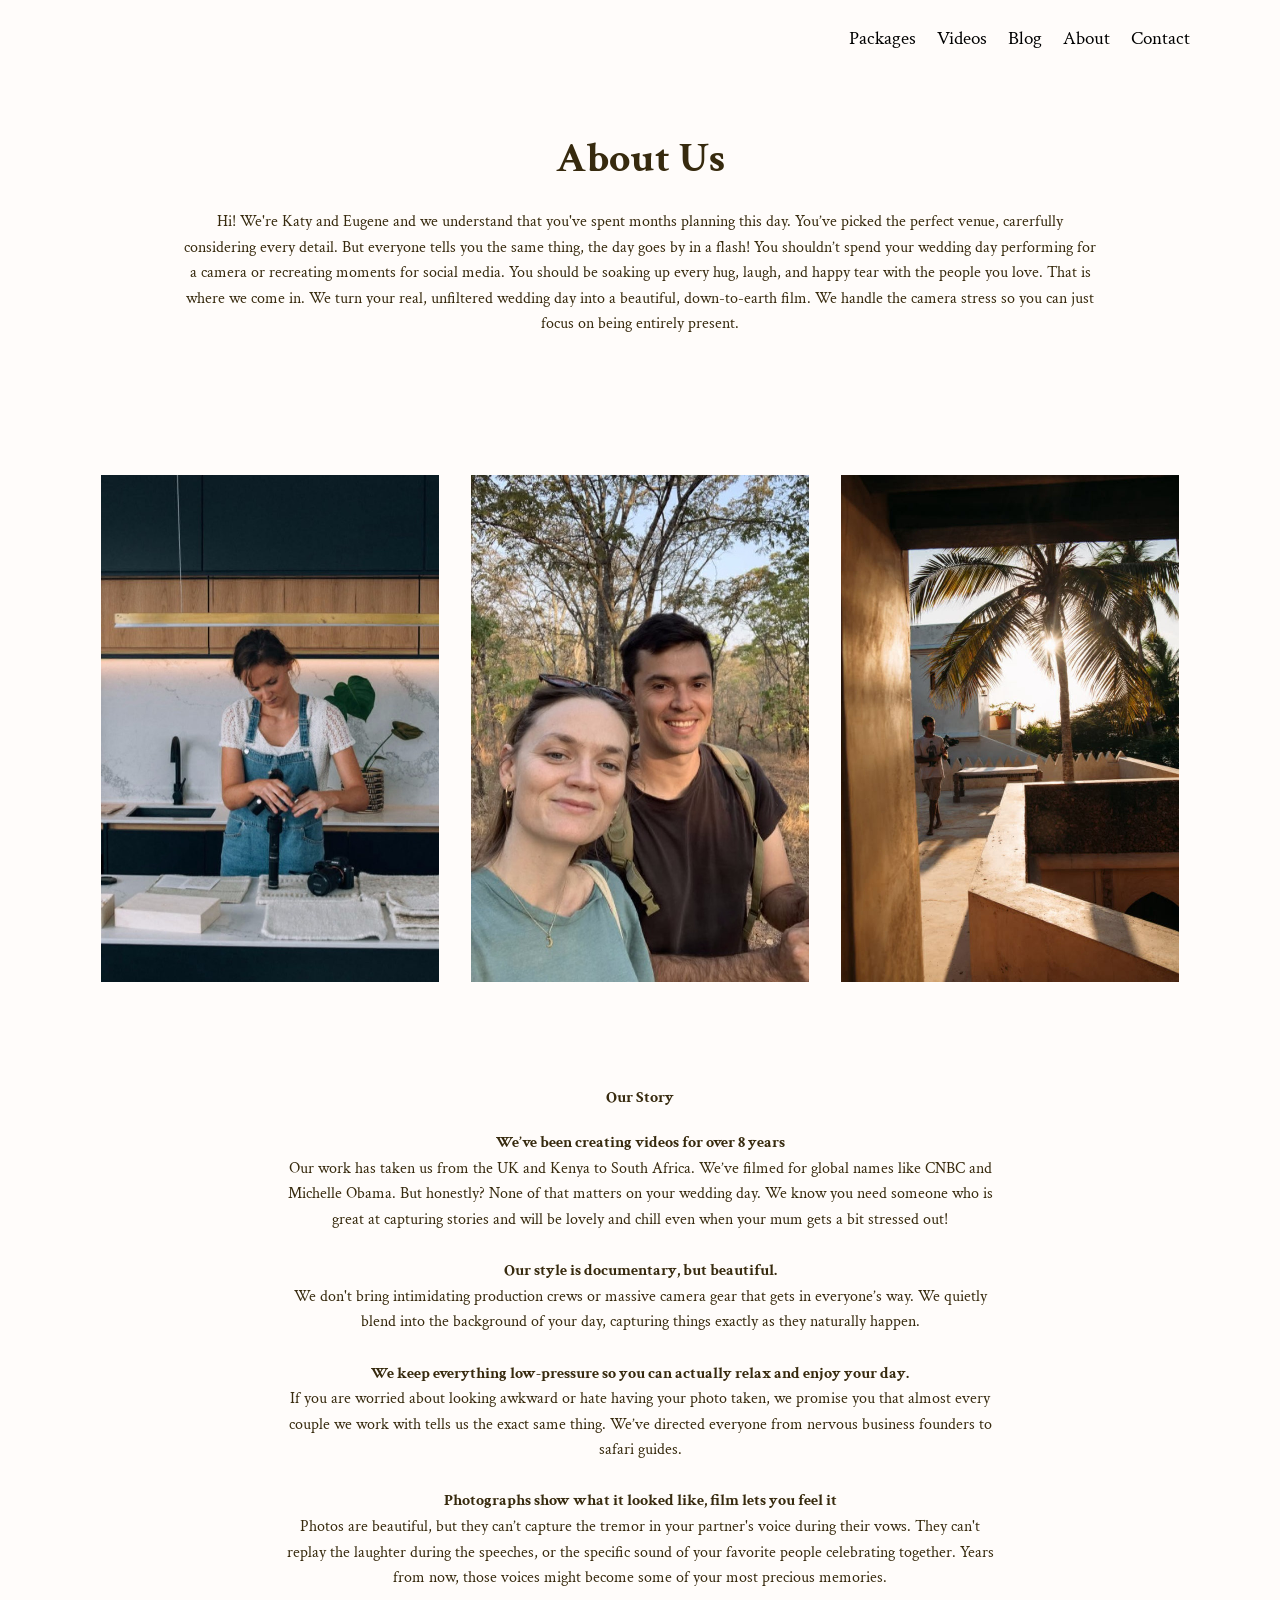
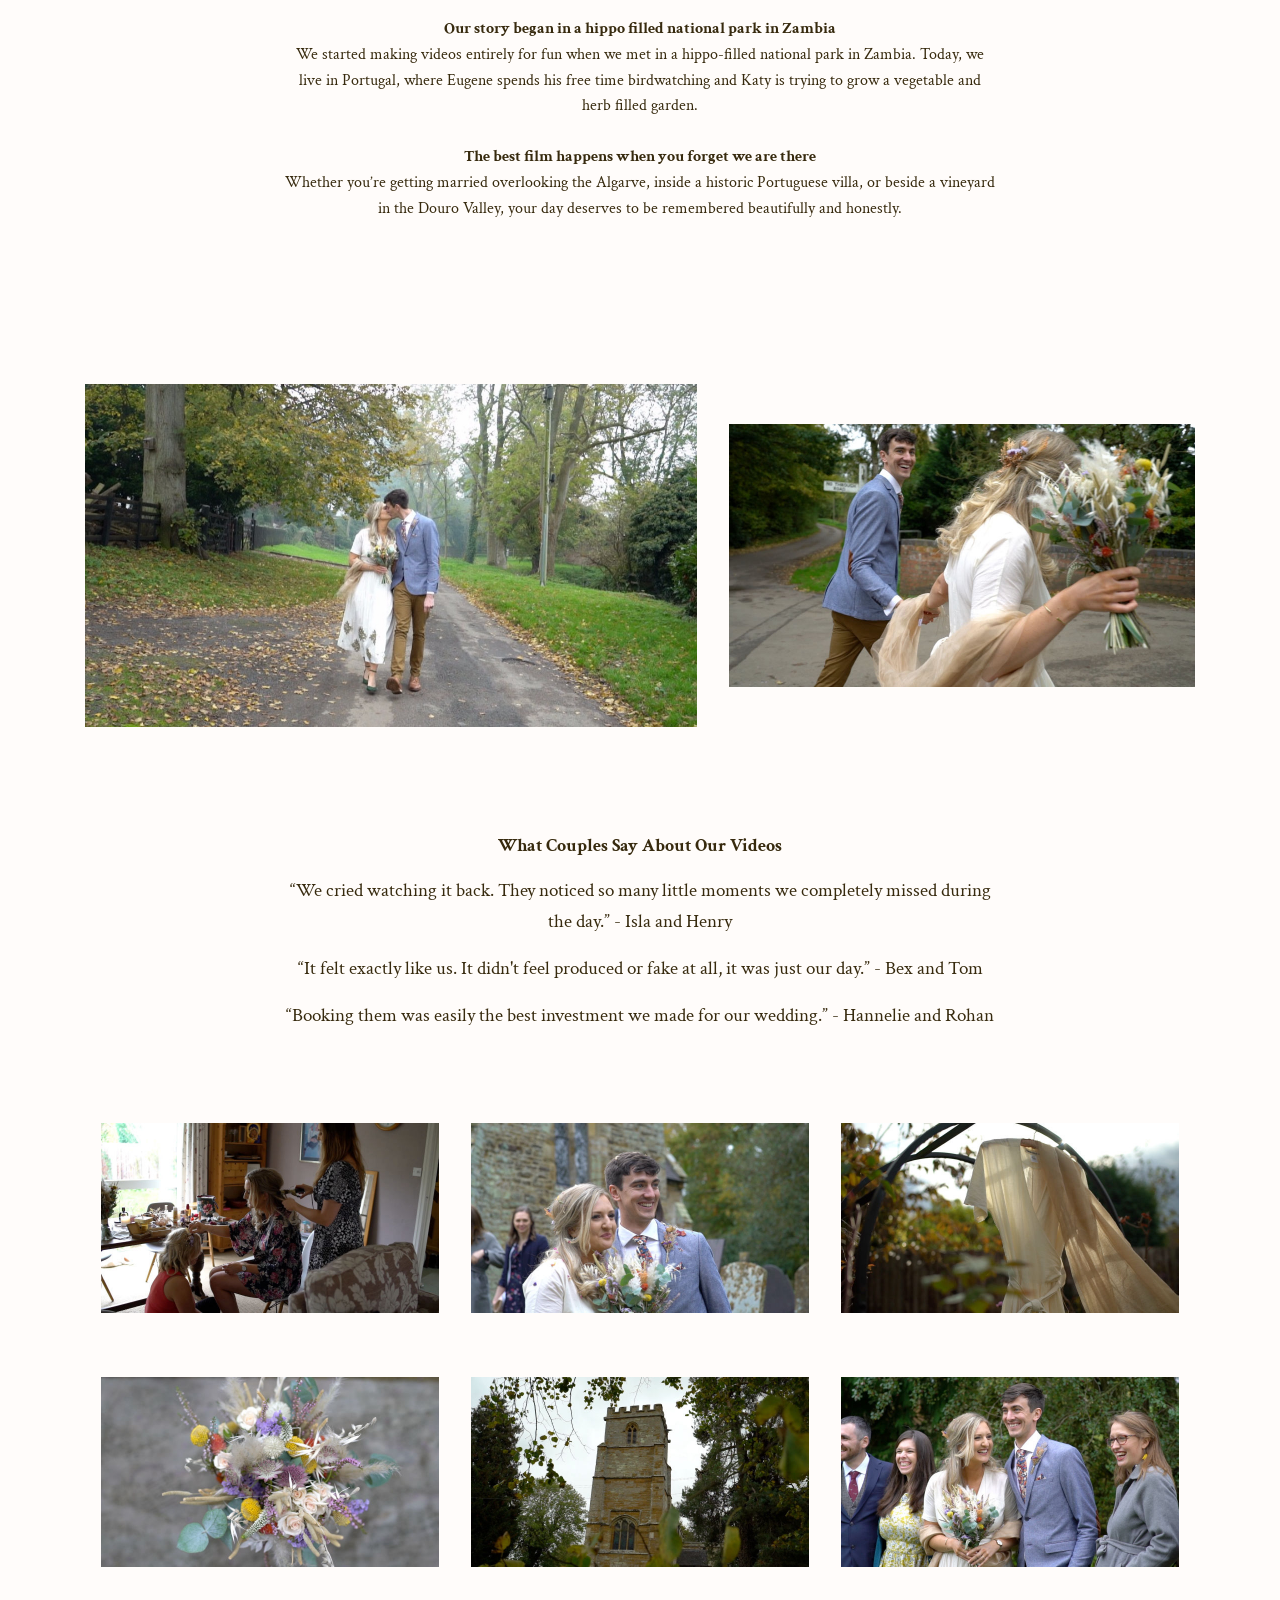
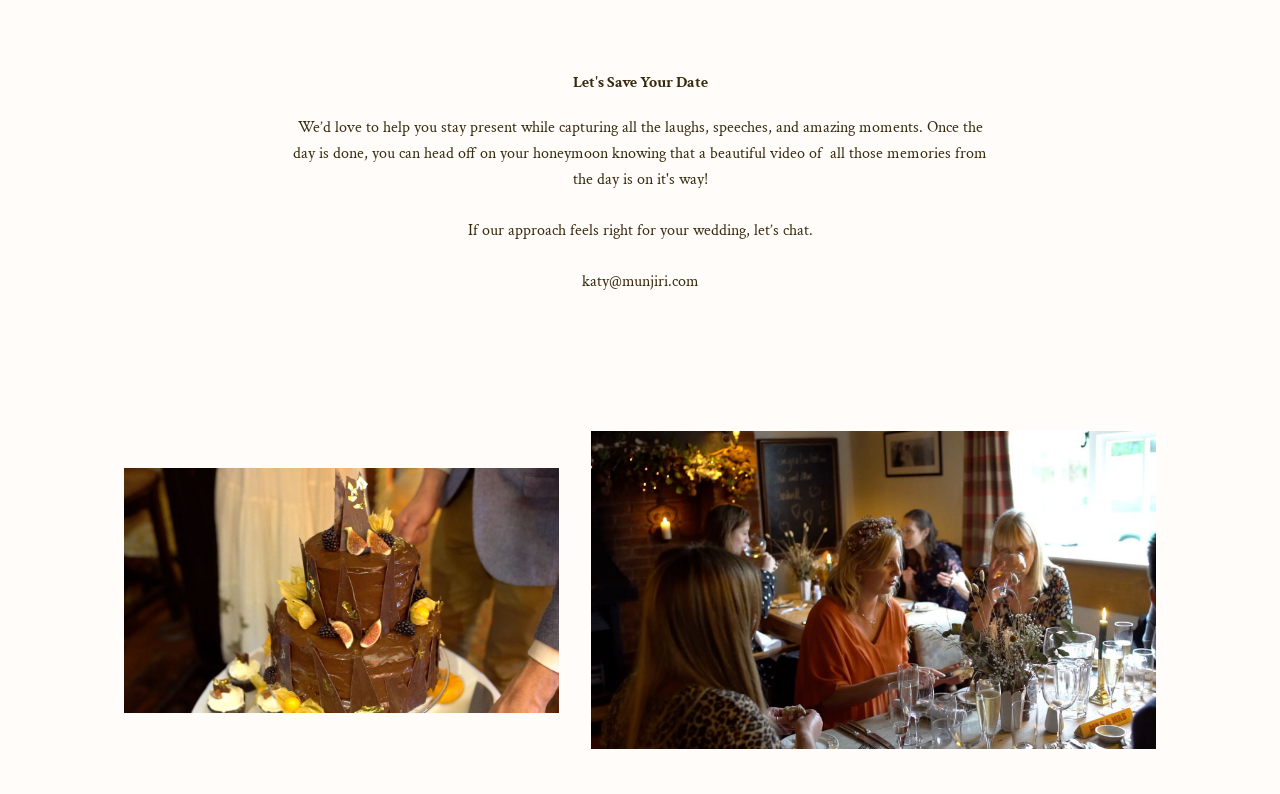
<file: page5.html>
<!DOCTYPE html>
<html  >
<head>
  <!-- Site made with Mobirise Website Builder v4.12.4, https://mobirise.com -->
  <meta charset="UTF-8">
  <meta http-equiv="X-UA-Compatible" content="IE=edge">
  <meta name="generator" content="Mobirise v4.12.4, mobirise.com">
  <meta name="viewport" content="width=device-width, initial-scale=1, minimum-scale=1">
  <link rel="shortcut icon" href="assets/images/logo2.png" type="image/x-icon">
  <meta name="description" content="">
  
  
  <title>About</title>
  <link rel="stylesheet" href="assets/web/assets/mobirise-icons/mobirise-icons.css">
  <link rel="stylesheet" href="assets/bootstrap/css/bootstrap.min.css">
  <link rel="stylesheet" href="assets/bootstrap/css/bootstrap-grid.min.css">
  <link rel="stylesheet" href="assets/bootstrap/css/bootstrap-reboot.min.css">
  <link rel="stylesheet" href="assets/tether/tether.min.css">
  <link rel="stylesheet" href="assets/dropdown/css/style.css">
  <link rel="stylesheet" href="assets/theme/css/style.css">
  <link rel="preload" as="style" href="assets/mobirise/css/mbr-additional.css"><link rel="stylesheet" href="assets/mobirise/css/mbr-additional.css" type="text/css">
  
  
  
</head>
<body>
  <section class="menu cid-vqWY0uVO8q" once="menu" id="menu2-32">

    

    <nav class="navbar navbar-expand beta-menu navbar-dropdown align-items-center navbar-fixed-top navbar-toggleable-sm">
        <button class="navbar-toggler navbar-toggler-right" type="button" data-toggle="collapse" data-target="#navbarSupportedContent" aria-controls="navbarSupportedContent" aria-expanded="false" aria-label="Toggle navigation">
            <div class="hamburger">
                <span></span>
                <span></span>
                <span></span>
                <span></span>
            </div>
        </button>
        <div class="menu-logo">
            <div class="navbar-brand">
                
                
            </div>
        </div>
        <div class="collapse navbar-collapse" id="navbarSupportedContent">
            <ul class="navbar-nav nav-dropdown nav-right navbar-nav-top-padding" data-app-modern-menu="true"><li class="nav-item"><a class="nav-link link text-black display-4" href="https://mobirise.co">Packages</a></li><li class="nav-item"><a class="nav-link link text-black display-4" href="https://mobirise.co">Videos</a></li><li class="nav-item"><a class="nav-link link text-black display-4" href="https://mobirise.co">Blog</a></li><li class="nav-item"><a class="nav-link link text-black display-4" href="https://mobirise.co">About</a></li><li class="nav-item"><a class="nav-link link text-black display-4" href="https://mobirise.co">Contact</a></li></ul>
            
        </div>
    </nav>
</section>

<section class="engine"><a href="https://mobirise.info/i">website creation software</a></section><section class="header1 cid-vqX8eNvd3i" id="header16-44">

    

    

    <div class="container">
        <div class="row justify-content-md-center">
            <div class="col-md-10 align-center">
                <h1 class="mbr-section-title mbr-bold pb-3 mbr-fonts-style display-1">About Us</h1>
                
                <p class="mbr-text pb-3 mbr-fonts-style display-5">Hi! We're Katy and Eugene and we understand that you've spent months planning this day. You’ve picked the perfect venue, carerfully considering every detail. But everyone tells you the same thing, the day goes by in a flash! You shouldn’t spend your wedding day performing for a camera or recreating moments for social media. You should be soaking up every hug, laugh, and happy tear with the people you love. That is where we come in. We turn your real, unfiltered wedding day into a beautiful, down-to-earth film. We handle the camera stress so you can just focus on being entirely present.</p>
                
            </div>
        </div>
    </div>

</section>

<section class="features2 cid-vqXZ8HwjZA" id="features2-4o">

    

    
    
    <div class="container">
        <div class="media-container-row">
            <div class="card p-3 col-12 col-md-6 col-lg-4">
                <div class="card-wrapper">
                    <div class="card-img">
                        <img src="assets/images/filming-with-coral-and-hive-in-cape-town-video-production-munjiri-videos-676x1201.jpeg" alt="Scenic view of Serra da Estrela mountains, filmed by Lisbon videographer" title="">
                    </div>
                    <div class="card-box">
                        
                        
                    </div>
                </div>
            </div>

            <div class="card p-3 col-12 col-md-6 col-lg-4">
                <div class="card-wrapper">
                    <div class="card-img">
                        <img src="assets/images/filming-in-lusaka-zambia-video-production-munjiri-videos-676x901.jpeg" alt="Shepherd with flock in Serra da Estrela, Lisbon videographer documentary scene" title="">
                    </div>
                    <div class="card-box ">
                        
                        
                    </div>
                </div>
            </div>

            <div class="card p-3 col-12 col-md-6 col-lg-4">
                <div class="card-wrapper">
                    <div class="card-img">
                        <img src="assets/images/filming-in-lamu-kenya-video-production-munjiri-videos-676x1014.jpg" alt="Sheep grazing in a field, Lisbon videographer rural footage" title="">
                    </div>
                    <div class="card-box">
                        
                        
                    </div>
                </div>
            </div>

            
        </div>
    </div>
</section>

<section class="mbr-section content5 cid-vqWY0xwpL8" id="content5-36">

    

    

    <div class="container">
        <div class="media-container-row">
            <div class="title col-12 col-md-8">
                <h2 class="align-center mbr-bold mbr-white pb-3 mbr-fonts-style display-5">Our Story</h2>
                
                <p class="mbr-text align-center mbr-white pb-3 mbr-fonts-style display-5"><strong>We’ve been creating videos for over 8 years <br></strong>Our work has taken us from the UK and Kenya to South Africa. We’ve filmed for global names like CNBC and Michelle Obama. But honestly? None of that matters on your wedding day. We know you need someone who is great at capturing stories and will be lovely and chill even when your mum gets a bit stressed out! <br><br><strong>Our style is documentary, but beautiful. <br></strong>We don't bring intimidating production crews or massive camera gear that gets in everyone’s way. We quietly blend into the background of your day, capturing things exactly as they naturally happen.<br><br><strong>We keep everything low-pressure so you can actually relax and enjoy your day.<br></strong>If you are worried about looking awkward or hate having your photo taken, we promise you that almost every couple we work with tells us the exact same thing. We’ve directed everyone from nervous business founders to safari guides.<br><br><strong>Photographs show what it looked like, film lets you feel it<br></strong>Photos are beautiful, but they can’t capture the tremor in your partner's voice during their vows. They can't replay the laughter during the speeches, or the specific sound of your favorite people celebrating together. Years from now, those voices might become some of your most precious memories.<br><br><strong>Our story began in a hippo filled national park in Zambia<br></strong>We started making videos entirely for fun when we met in a hippo-filled national park in Zambia. Today, we live in Portugal, where Eugene spends his free time birdwatching and Katy is trying to grow a vegetable and herb filled garden. <br><br><strong>The best film happens when you forget we are there<br></strong>Whether you’re getting married overlooking the Algarve, inside a historic Portuguese villa, or beside a vineyard in the Douro Valley, your day deserves to be remembered beautifully and honestly.<br><br></p>
                
            </div>
        </div>
    </div>
</section>

<section class="cid-vqWY0y4gxG" id="image4-39">
    <!-- Block parameters controls (Blue "Gear" panel) -->
    
    <!-- End block parameters -->
    <div class="container images-container">
            <div class="media-container-row" style="width: 100%;">
                <div class="img-item item1" style="width: 134%;">
                    <img src="assets/images/kiss-1224x689.jpeg" alt="Skilled artisans weaving traditional baskets by hand using natural materials." title="Sustainable Craftsmanship – Supporting Local Artisans with Video Storytelling.">
                    
                </div>
                <div class="img-item">
                    <img src="assets/images/walking-flowers-932x524.jpg" alt="A peaceful beach with turquoise waters, capturing the beauty of coastal landscapes." title="Nature Documentary Production – Showcasing the Serenity of Coastal Ecosystems.">
                    
                </div>
            </div>
    </div>
</section>

<section class="mbr-section article content1 cid-vqWY0xU4vB" id="content1-38">
    
     

    <div class="container">
        <div class="media-container-row">
            <div class="mbr-text col-12 mbr-fonts-style display-5 col-md-8"><p><span style="font-size: 17.6px;"><strong>What Couples Say About Our Videos</strong></span></p><p><span style="font-size: 1.2rem;">“We cried watching it back. They noticed so many little moments we completely missed during the day.” - Isla and Henry</span><br></p><p><span style="font-size: 1.2rem;">“It felt exactly like us. It didn't feel produced or fake at all, it was just our day.” - Bex and Tom</span><br></p><p><span style="font-size: 1.2rem;">“Booking them was easily the best investment we made for our wedding.” - Hannelie and Rohan</span></p></div>
        </div>
    </div>
</section>

<section class="features2 cid-vqXXxOErmi" id="features2-4m">

    

    
    
    <div class="container">
        <div class="media-container-row">
            <div class="card p-3 col-12 col-md-6 col-lg-4">
                <div class="card-wrapper">
                    <div class="card-img">
                        <img src="assets/images/getting-ready-676x380.jpg" alt="Scenic view of Serra da Estrela mountains, filmed by Lisbon videographer" title="">
                    </div>
                    <div class="card-box">
                        
                        
                    </div>
                </div>
            </div>

            <div class="card p-3 col-12 col-md-6 col-lg-4">
                <div class="card-wrapper">
                    <div class="card-img">
                        <img src="assets/images/bride-and-groom-676x380.jpg" alt="Shepherd with flock in Serra da Estrela, Lisbon videographer documentary scene" title="">
                    </div>
                    <div class="card-box ">
                        
                        
                    </div>
                </div>
            </div>

            <div class="card p-3 col-12 col-md-6 col-lg-4">
                <div class="card-wrapper">
                    <div class="card-img">
                        <img src="assets/images/portugal-wedding-videographer-dress-676x380.jpg" alt="Sheep grazing in a field, Lisbon videographer rural footage" title="">
                    </div>
                    <div class="card-box">
                        
                        
                    </div>
                </div>
            </div>

            
        </div>
    </div>
</section>

<section class="features2 cid-vqXXSuEhU8" id="features2-4n">

    

    
    
    <div class="container">
        <div class="media-container-row">
            <div class="card p-3 col-12 col-md-6 col-lg-4">
                <div class="card-wrapper">
                    <div class="card-img">
                        <img src="assets/images/flowers-676x380.jpg" alt="Scenic view of Serra da Estrela mountains, filmed by Lisbon videographer" title="">
                    </div>
                    <div class="card-box">
                        
                        
                    </div>
                </div>
            </div>

            <div class="card p-3 col-12 col-md-6 col-lg-4">
                <div class="card-wrapper">
                    <div class="card-img">
                        <img src="assets/images/church-676x380.jpg" alt="Shepherd with flock in Serra da Estrela, Lisbon videographer documentary scene" title="">
                    </div>
                    <div class="card-box ">
                        
                        
                    </div>
                </div>
            </div>

            <div class="card p-3 col-12 col-md-6 col-lg-4">
                <div class="card-wrapper">
                    <div class="card-img">
                        <img src="assets/images/loling-2-676x380.jpg" alt="Sheep grazing in a field, Lisbon videographer rural footage" title="">
                    </div>
                    <div class="card-box">
                        
                        
                    </div>
                </div>
            </div>

            
        </div>
    </div>
</section>

<section class="mbr-section content5 cid-vqWY0ydsbK" id="content5-3a">

    

    

    <div class="container">
        <div class="media-container-row">
            <div class="title col-12 col-md-8">
                <h2 class="align-center mbr-bold mbr-white pb-3 mbr-fonts-style display-5">Let's Save Your Date</h2>
                
                <p class="mbr-text align-center mbr-white pb-3 mbr-fonts-style display-5">We’d love to help you stay present while capturing all the laughs, speeches, and amazing moments. Once the day is done, you can head off on your honeymoon knowing that a beautiful video of &nbsp;all those memories from the day is on it's way!<br><br>If our approach feels right for your wedding, let’s chat.<br><br>katy@munjiri.com</p>
                
            </div>
        </div>
    </div>
</section>

<section class="cid-vqXVD6MpI8" id="image4-4l">
    <!-- Block parameters controls (Blue "Gear" panel) -->
    
    <!-- End block parameters -->
    <div class="container images-container">
            <div class="media-container-row" style="width: 93%;">
                <div class="img-item item1" style="width: 80%;">
                    <img src="assets/images/cake-1224x689.jpg" alt="Skilled artisans weaving traditional baskets by hand using natural materials." title="Sustainable Craftsmanship – Supporting Local Artisans with Video Storytelling.">
                    
                </div>
                <div class="img-item">
                    <img src="assets/images/pub-932x524.jpg" alt="A peaceful beach with turquoise waters, capturing the beauty of coastal landscapes." title="Nature Documentary Production – Showcasing the Serenity of Coastal Ecosystems.">
                    
                </div>
            </div>
    </div>
</section>


  <script src="assets/web/assets/jquery/jquery.min.js"></script>
  <script src="assets/popper/popper.min.js"></script>
  <script src="assets/bootstrap/js/bootstrap.min.js"></script>
  <script src="assets/tether/tether.min.js"></script>
  <script src="assets/smoothscroll/smooth-scroll.js"></script>
  <script src="assets/dropdown/js/nav-dropdown.js"></script>
  <script src="assets/dropdown/js/navbar-dropdown.js"></script>
  <script src="assets/touchswipe/jquery.touch-swipe.min.js"></script>
  <script src="assets/theme/js/script.js"></script>
  
  
</body>
</html>
</file>
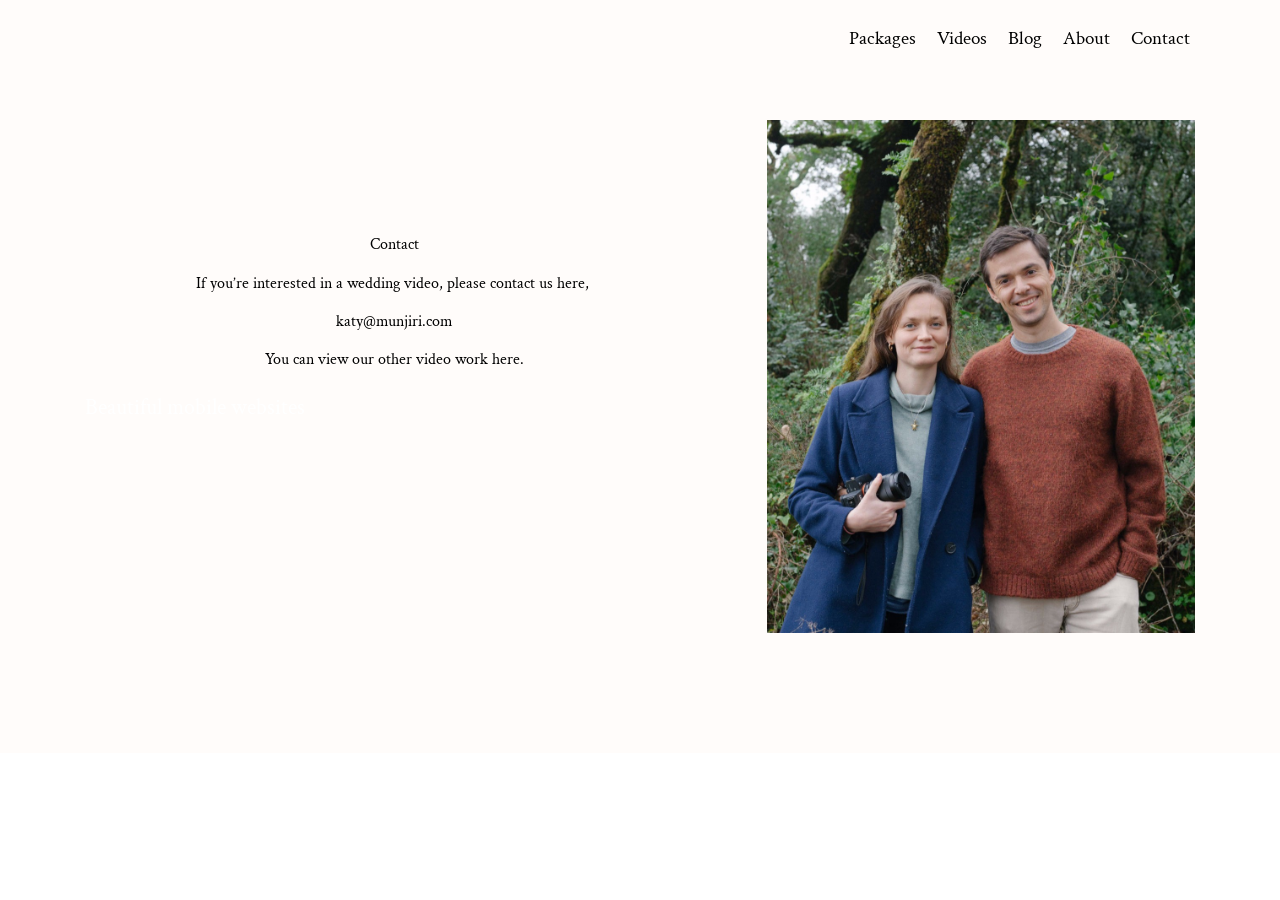
<file: page6.html>
<!DOCTYPE html>
<html  >
<head>
  <!-- Site made with Mobirise Website Builder v4.12.4, https://mobirise.com -->
  <meta charset="UTF-8">
  <meta http-equiv="X-UA-Compatible" content="IE=edge">
  <meta name="generator" content="Mobirise v4.12.4, mobirise.com">
  <meta name="viewport" content="width=device-width, initial-scale=1, minimum-scale=1">
  <link rel="shortcut icon" href="assets/images/logo2.png" type="image/x-icon">
  <meta name="description" content="">
  
  
  <title>Contact</title>
  <link rel="stylesheet" href="assets/web/assets/mobirise-icons/mobirise-icons.css">
  <link rel="stylesheet" href="assets/bootstrap/css/bootstrap.min.css">
  <link rel="stylesheet" href="assets/bootstrap/css/bootstrap-grid.min.css">
  <link rel="stylesheet" href="assets/bootstrap/css/bootstrap-reboot.min.css">
  <link rel="stylesheet" href="assets/tether/tether.min.css">
  <link rel="stylesheet" href="assets/dropdown/css/style.css">
  <link rel="stylesheet" href="assets/theme/css/style.css">
  <link rel="preload" as="style" href="assets/mobirise/css/mbr-additional.css"><link rel="stylesheet" href="assets/mobirise/css/mbr-additional.css" type="text/css">
  
  
  
</head>
<body>
  <section class="menu cid-vqX05pMhae" once="menu" id="menu2-3b">

    

    <nav class="navbar navbar-expand beta-menu navbar-dropdown align-items-center navbar-fixed-top navbar-toggleable-sm">
        <button class="navbar-toggler navbar-toggler-right" type="button" data-toggle="collapse" data-target="#navbarSupportedContent" aria-controls="navbarSupportedContent" aria-expanded="false" aria-label="Toggle navigation">
            <div class="hamburger">
                <span></span>
                <span></span>
                <span></span>
                <span></span>
            </div>
        </button>
        <div class="menu-logo">
            <div class="navbar-brand">
                
                
            </div>
        </div>
        <div class="collapse navbar-collapse" id="navbarSupportedContent">
            <ul class="navbar-nav nav-dropdown nav-right navbar-nav-top-padding" data-app-modern-menu="true"><li class="nav-item"><a class="nav-link link text-black display-4" href="https://mobirise.co">Packages</a></li><li class="nav-item"><a class="nav-link link text-black display-4" href="https://mobirise.co">Videos</a></li><li class="nav-item"><a class="nav-link link text-black display-4" href="https://mobirise.co">Blog</a></li><li class="nav-item"><a class="nav-link link text-black display-4" href="https://mobirise.co">About</a></li><li class="nav-item"><a class="nav-link link text-black display-4" href="https://mobirise.co">Contact</a></li></ul>
            
        </div>
    </nav>
</section>

<section class="engine"><a href="https://mobirise.info/j">website templates</a></section><section class="header3 cid-vqX0AtYxE0" id="header3-3j">

    

    

    <div class="container">
        <div class="media-container-row">
            <div class="mbr-figure" style="width: 75%;">
                <img src="assets/images/about-1014x1521.jpeg" alt="Mobirise" title="">
            </div>

            <div class="media-content">
                <h1 class="mbr-section-title mbr-white pb-3 mbr-fonts-style display-5"><strong><br></strong><br><br><br><br><br>Contact<br><div><br></div><div>If you’re interested in a wedding video, please contact us here,&nbsp;</div><div><br></div><div>katy@munjiri.com</div><br><div>You can view our other video work here.</div></h1>
                <h3 class="mbr-section-subtitle align-left mbr-white mbr-light pb-3 mbr-fonts-style display-2">
                    Beautiful mobile websites
                </h3>
                <div class="mbr-section-text mbr-white pb-3 ">
                    <p class="mbr-text mbr-fonts-style display-5"><br><br></p>
                </div>
                
            </div>
        </div>
    </div>

</section>


  <script src="assets/web/assets/jquery/jquery.min.js"></script>
  <script src="assets/popper/popper.min.js"></script>
  <script src="assets/bootstrap/js/bootstrap.min.js"></script>
  <script src="assets/tether/tether.min.js"></script>
  <script src="assets/smoothscroll/smooth-scroll.js"></script>
  <script src="assets/dropdown/js/nav-dropdown.js"></script>
  <script src="assets/dropdown/js/navbar-dropdown.js"></script>
  <script src="assets/touchswipe/jquery.touch-swipe.min.js"></script>
  <script src="assets/theme/js/script.js"></script>
  
  
</body>
</html>
</file>
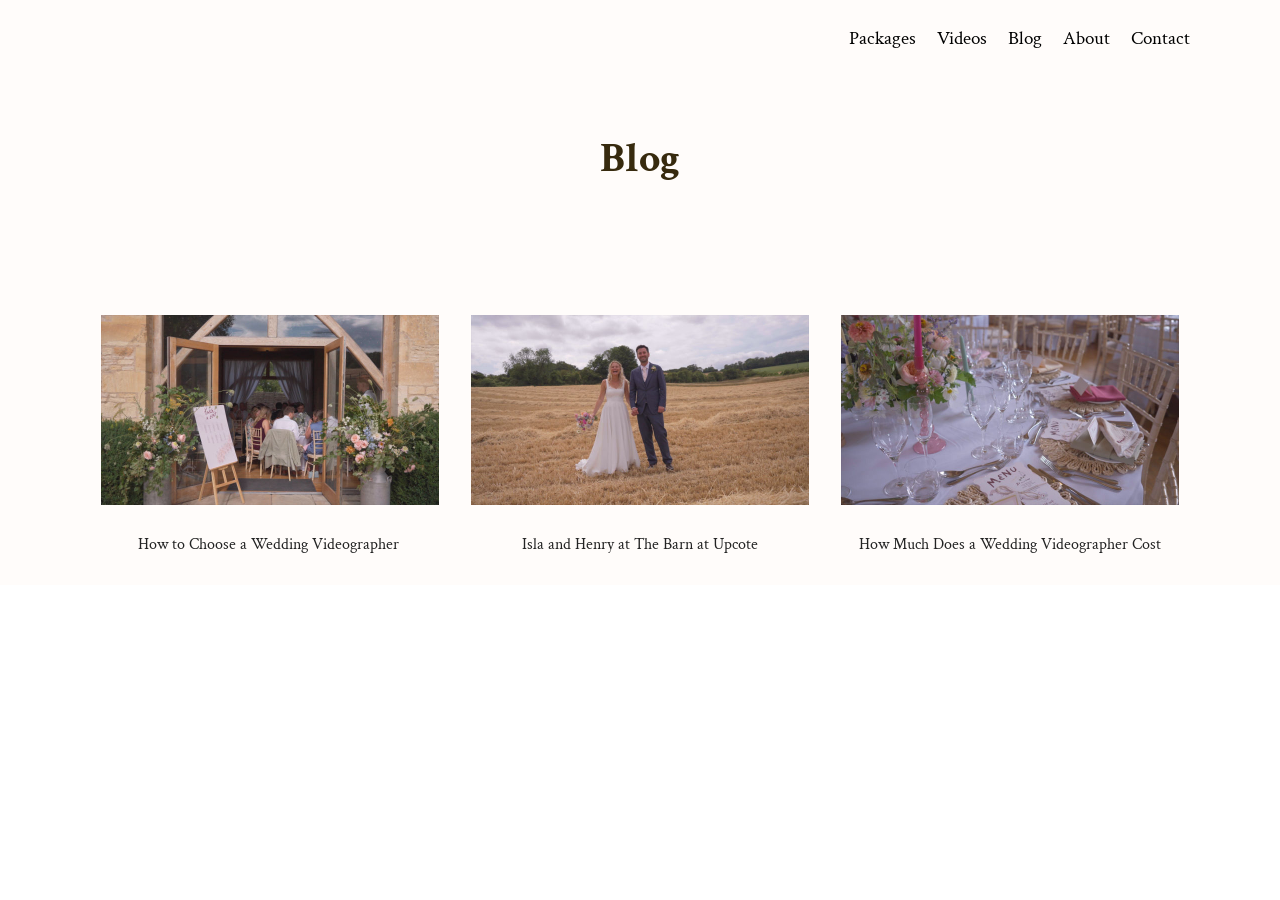
<file: page7.html>
<!DOCTYPE html>
<html  >
<head>
  <!-- Site made with Mobirise Website Builder v4.12.4, https://mobirise.com -->
  <meta charset="UTF-8">
  <meta http-equiv="X-UA-Compatible" content="IE=edge">
  <meta name="generator" content="Mobirise v4.12.4, mobirise.com">
  <meta name="viewport" content="width=device-width, initial-scale=1, minimum-scale=1">
  <link rel="shortcut icon" href="assets/images/logo2.png" type="image/x-icon">
  <meta name="description" content="">
  
  
  <title>Blog</title>
  <link rel="stylesheet" href="assets/web/assets/mobirise-icons/mobirise-icons.css">
  <link rel="stylesheet" href="assets/bootstrap/css/bootstrap.min.css">
  <link rel="stylesheet" href="assets/bootstrap/css/bootstrap-grid.min.css">
  <link rel="stylesheet" href="assets/bootstrap/css/bootstrap-reboot.min.css">
  <link rel="stylesheet" href="assets/tether/tether.min.css">
  <link rel="stylesheet" href="assets/dropdown/css/style.css">
  <link rel="stylesheet" href="assets/theme/css/style.css">
  <link rel="preload" as="style" href="assets/mobirise/css/mbr-additional.css"><link rel="stylesheet" href="assets/mobirise/css/mbr-additional.css" type="text/css">
  
  
  
</head>
<body>
  <section class="menu cid-vreY2a95xe" once="menu" id="menu2-4x">

    

    <nav class="navbar navbar-expand beta-menu navbar-dropdown align-items-center navbar-fixed-top navbar-toggleable-sm">
        <button class="navbar-toggler navbar-toggler-right" type="button" data-toggle="collapse" data-target="#navbarSupportedContent" aria-controls="navbarSupportedContent" aria-expanded="false" aria-label="Toggle navigation">
            <div class="hamburger">
                <span></span>
                <span></span>
                <span></span>
                <span></span>
            </div>
        </button>
        <div class="menu-logo">
            <div class="navbar-brand">
                
                
            </div>
        </div>
        <div class="collapse navbar-collapse" id="navbarSupportedContent">
            <ul class="navbar-nav nav-dropdown nav-right navbar-nav-top-padding" data-app-modern-menu="true"><li class="nav-item"><a class="nav-link link text-black display-4" href="https://mobirise.co">Packages</a></li><li class="nav-item"><a class="nav-link link text-black display-4" href="https://mobirise.co">Videos</a></li><li class="nav-item"><a class="nav-link link text-black display-4" href="https://mobirise.co">Blog</a></li><li class="nav-item"><a class="nav-link link text-black display-4" href="https://mobirise.co">About</a></li><li class="nav-item"><a class="nav-link link text-black display-4" href="https://mobirise.co">Contact</a></li></ul>
            
        </div>
    </nav>
</section>

<section class="engine"><a href="https://mobirise.info/g">how to build a site</a></section><section class="header1 cid-vreY2btGHB" id="header16-4y">

    

    

    <div class="container">
        <div class="row justify-content-md-center">
            <div class="col-md-10 align-center">
                <h1 class="mbr-section-title mbr-bold pb-3 mbr-fonts-style display-1">Blog</h1>
                
                
                
            </div>
        </div>
    </div>

</section>

<section class="features2 cid-vreY2dgdXI" id="features2-54">

    

    
    
    <div class="container">
        <div class="media-container-row">
            <div class="card p-3 col-12 col-md-6 col-lg-4">
                <div class="card-wrapper">
                    <div class="card-img">
                        <img src="assets/images/portugal-wedding-videographer-entrance-676x380.jpg" alt="Scenic view of Serra da Estrela mountains, filmed by Lisbon videographer" title="">
                    </div>
                    <div class="card-box">
                        <h4 class="card-title pb-3 mbr-fonts-style display-5">How to Choose a Wedding Videographer&nbsp;</h4>
                        
                    </div>
                </div>
            </div>

            <div class="card p-3 col-12 col-md-6 col-lg-4">
                <div class="card-wrapper">
                    <div class="card-img">
                        <img src="assets/images/portugal-wedding-videographer-field-676x380.jpg" alt="Shepherd with flock in Serra da Estrela, Lisbon videographer documentary scene" title="">
                    </div>
                    <div class="card-box ">
                        <h4 class="card-title pb-3 mbr-fonts-style display-5">Isla and Henry at The Barn at Upcote</h4>
                        
                    </div>
                </div>
            </div>

            <div class="card p-3 col-12 col-md-6 col-lg-4">
                <div class="card-wrapper">
                    <div class="card-img">
                        <img src="assets/images/portugal-wedding-videographer-table-setting-candles-676x380.jpg" alt="Sheep grazing in a field, Lisbon videographer rural footage" title="">
                    </div>
                    <div class="card-box">
                        <h4 class="card-title pb-3 mbr-fonts-style display-5">How Much Does a Wedding Videographer Cost</h4>
                        
                    </div>
                </div>
            </div>

            
        </div>
    </div>
</section>


  <script src="assets/web/assets/jquery/jquery.min.js"></script>
  <script src="assets/popper/popper.min.js"></script>
  <script src="assets/bootstrap/js/bootstrap.min.js"></script>
  <script src="assets/tether/tether.min.js"></script>
  <script src="assets/smoothscroll/smooth-scroll.js"></script>
  <script src="assets/dropdown/js/nav-dropdown.js"></script>
  <script src="assets/dropdown/js/navbar-dropdown.js"></script>
  <script src="assets/touchswipe/jquery.touch-swipe.min.js"></script>
  <script src="assets/theme/js/script.js"></script>
  
  
</body>
</html>
</file>
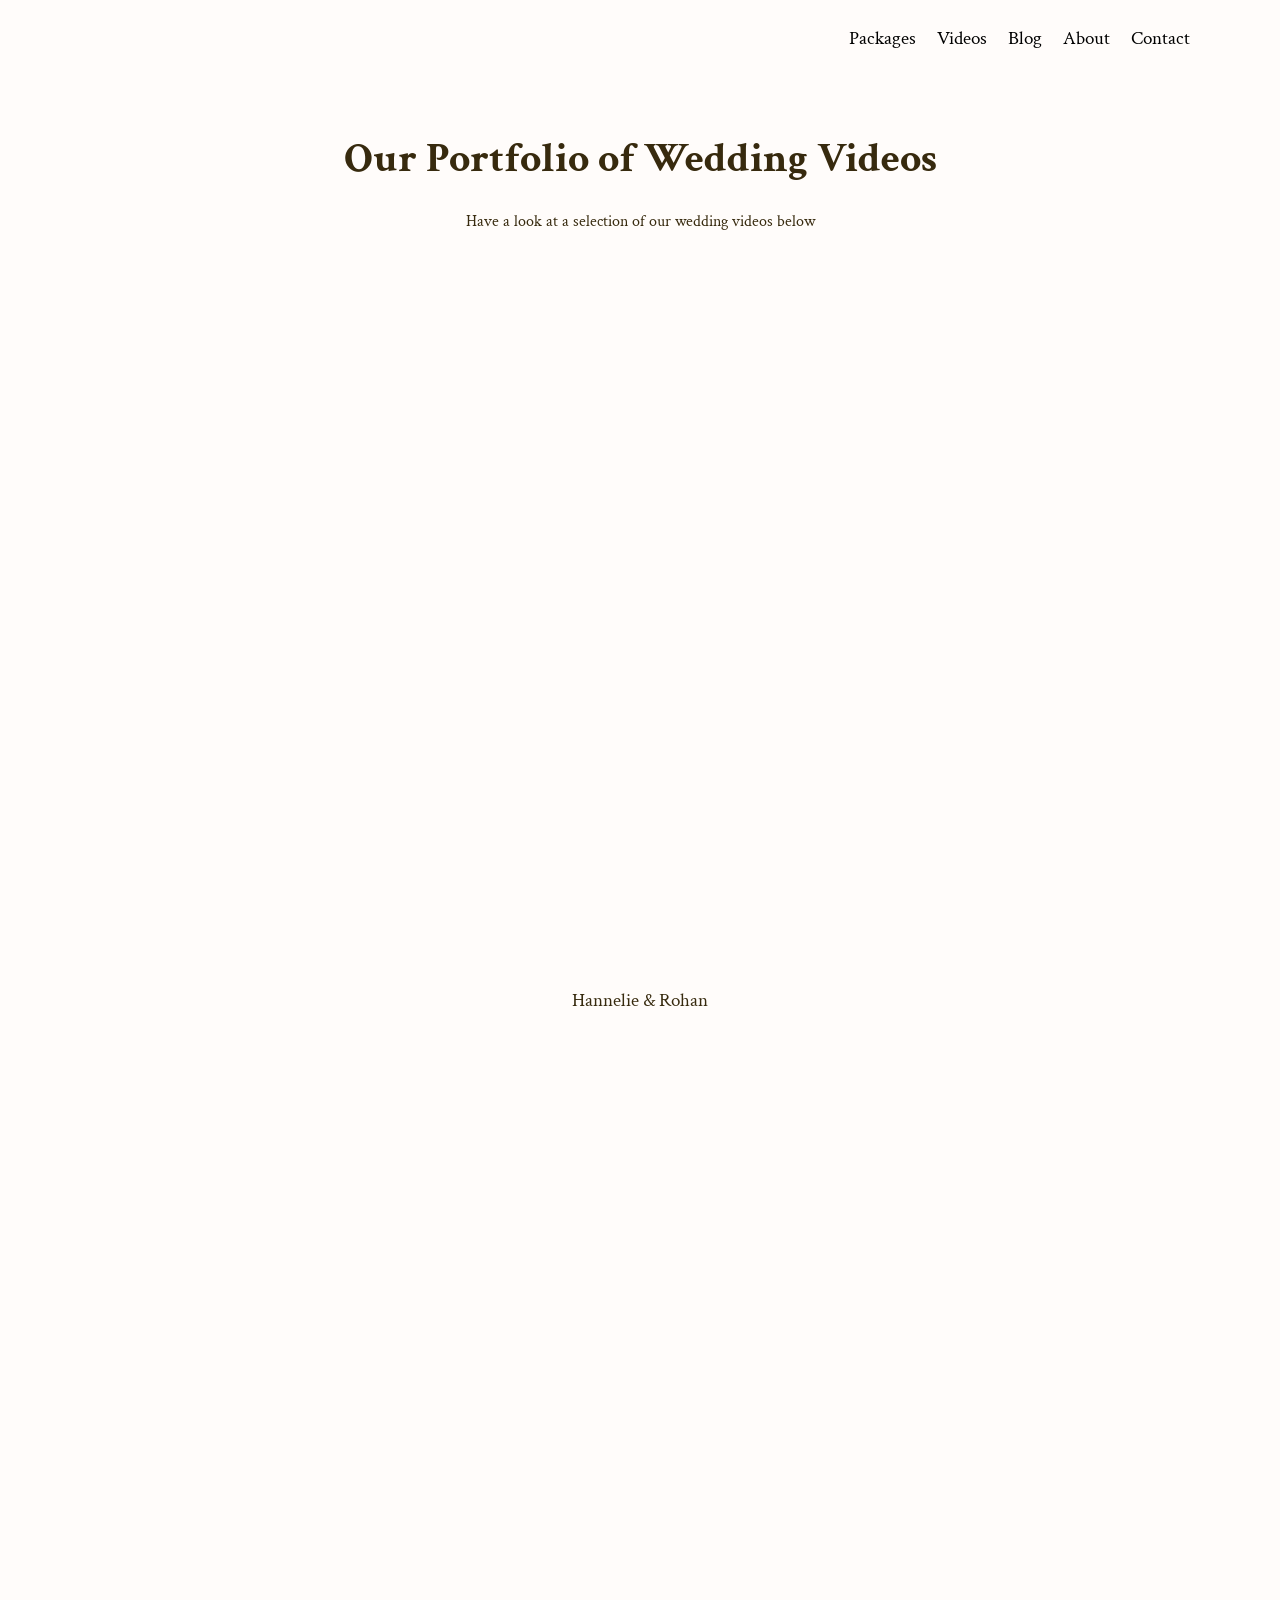
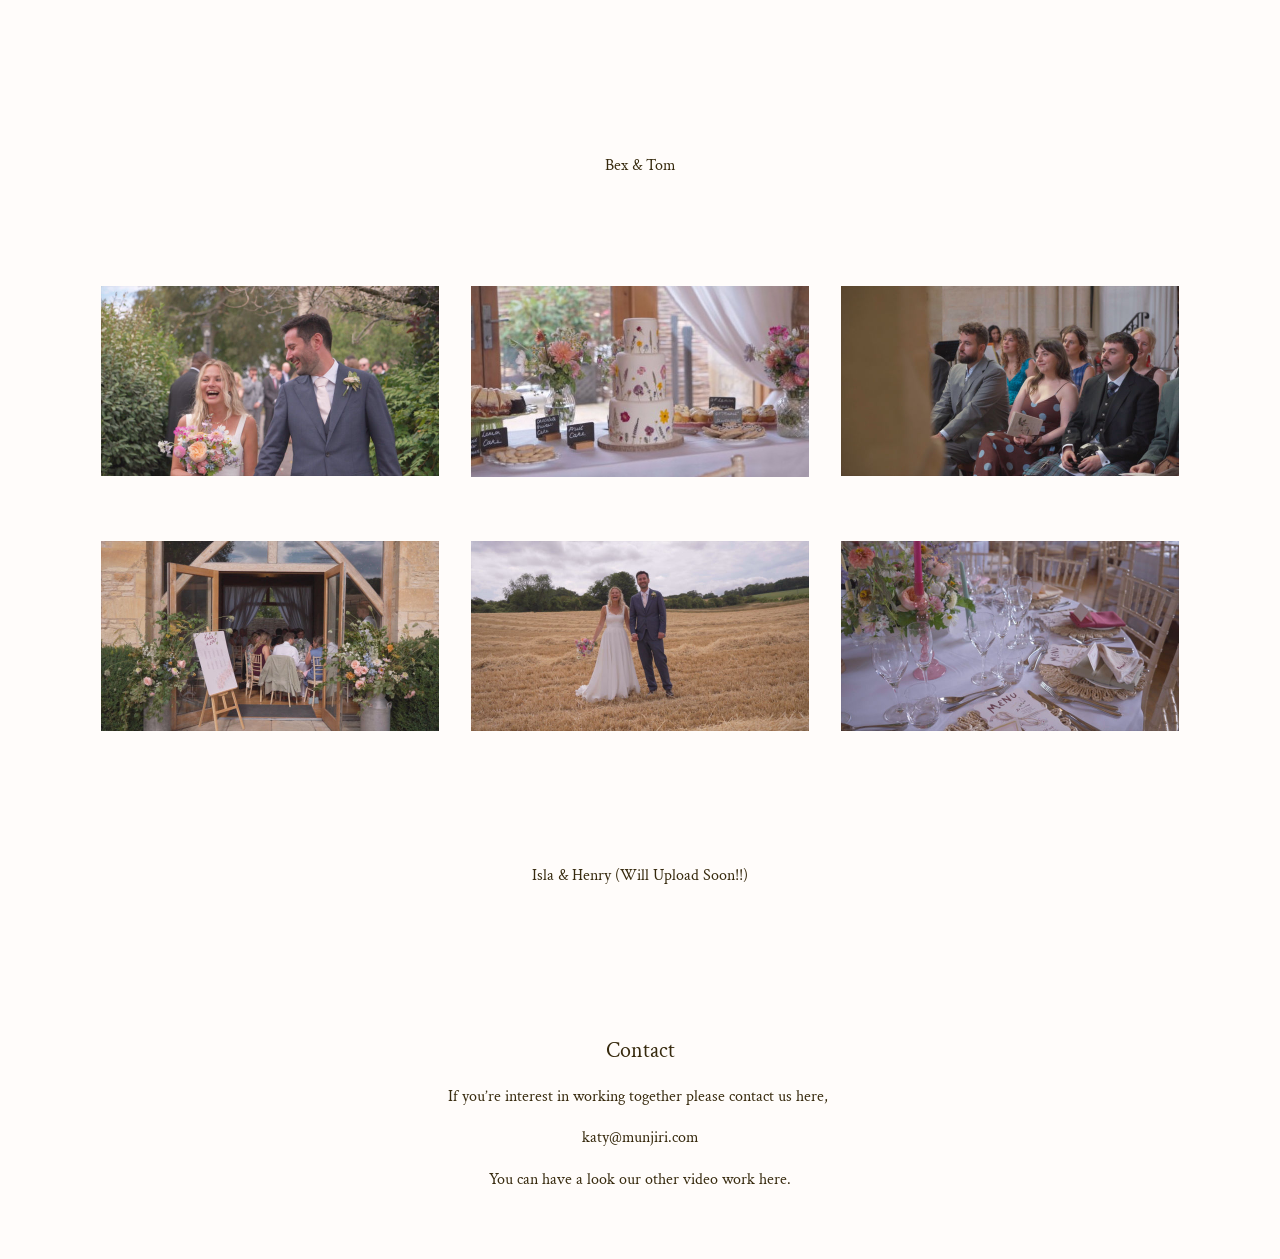
<file: portfolio.html>
<!DOCTYPE html>
<html  >
<head>
  <!-- Site made with Mobirise Website Builder v4.12.4, https://mobirise.com -->
  <meta charset="UTF-8">
  <meta http-equiv="X-UA-Compatible" content="IE=edge">
  <meta name="generator" content="Mobirise v4.12.4, mobirise.com">
  <meta name="viewport" content="width=device-width, initial-scale=1, minimum-scale=1">
  <link rel="shortcut icon" href="assets/images/logo2.png" type="image/x-icon">
  <meta name="description" content="">
  
  
  <title>Portfolio</title>
  <link rel="stylesheet" href="assets/web/assets/mobirise-icons/mobirise-icons.css">
  <link rel="stylesheet" href="assets/bootstrap/css/bootstrap.min.css">
  <link rel="stylesheet" href="assets/bootstrap/css/bootstrap-grid.min.css">
  <link rel="stylesheet" href="assets/bootstrap/css/bootstrap-reboot.min.css">
  <link rel="stylesheet" href="assets/tether/tether.min.css">
  <link rel="stylesheet" href="assets/dropdown/css/style.css">
  <link rel="stylesheet" href="assets/theme/css/style.css">
  <link rel="preload" as="style" href="assets/mobirise/css/mbr-additional.css"><link rel="stylesheet" href="assets/mobirise/css/mbr-additional.css" type="text/css">
  
  
  
</head>
<body>
  <section class="menu cid-vqX5rEIxxg" once="menu" id="menu2-3p">

    

    <nav class="navbar navbar-expand beta-menu navbar-dropdown align-items-center navbar-fixed-top navbar-toggleable-sm">
        <button class="navbar-toggler navbar-toggler-right" type="button" data-toggle="collapse" data-target="#navbarSupportedContent" aria-controls="navbarSupportedContent" aria-expanded="false" aria-label="Toggle navigation">
            <div class="hamburger">
                <span></span>
                <span></span>
                <span></span>
                <span></span>
            </div>
        </button>
        <div class="menu-logo">
            <div class="navbar-brand">
                
                
            </div>
        </div>
        <div class="collapse navbar-collapse" id="navbarSupportedContent">
            <ul class="navbar-nav nav-dropdown nav-right navbar-nav-top-padding" data-app-modern-menu="true"><li class="nav-item"><a class="nav-link link text-black display-4" href="https://mobirise.co">Packages</a></li><li class="nav-item"><a class="nav-link link text-black display-4" href="https://mobirise.co">Videos</a></li><li class="nav-item"><a class="nav-link link text-black display-4" href="https://mobirise.co">Blog</a></li><li class="nav-item"><a class="nav-link link text-black display-4" href="https://mobirise.co">About</a></li><li class="nav-item"><a class="nav-link link text-black display-4" href="https://mobirise.co">Contact</a></li></ul>
            
        </div>
    </nav>
</section>

<section class="engine"><a href="https://mobirise.info/p">website templates free download</a></section><section class="header1 cid-vqX75NgKmC" id="header16-41">

    

    

    <div class="container">
        <div class="row justify-content-md-center">
            <div class="col-md-10 align-center">
                <h1 class="mbr-section-title mbr-bold pb-3 mbr-fonts-style display-1">Our Portfolio of Wedding Videos</h1>
                
                <p class="mbr-text pb-3 mbr-fonts-style display-5">Have a look at a selection of our wedding videos below</p>
                
            </div>
        </div>
    </div>

</section>

<section class="cid-vqX5wQ76QW" id="video3-3r">

    
    
    <figure class="mbr-figure align-center container">
        <div class="video-block" style="width: 80%;">
            <div><iframe class="mbr-embedded-video" src="https://www.youtube.com/embed/pdAvvM44jOY?rel=0&amp;amp;showinfo=0&amp;autoplay=0&amp;loop=0" width="1280" height="720" frameborder="0" allowfullscreen></iframe></div>
        </div>
    </figure>
</section>

<section class="mbr-section content5 cid-vqX5INpSSr" id="content5-3v">

    

    

    <div class="container">
        <div class="media-container-row">
            <div class="title col-12 col-md-8">
                <h2 class="align-center mbr-bold mbr-white pb-3 mbr-fonts-style display-7"><span style="font-weight: normal;">Hannelie &amp; Rohan</span><div></div></h2>
                
                
                
            </div>
        </div>
    </div>
</section>

<section class="cid-vqX5xtLnVi" id="video3-3s">

    
    
    <figure class="mbr-figure align-center container">
        <div class="video-block" style="width: 80%;">
            <div><iframe class="mbr-embedded-video" src="https://www.youtube.com/embed/B5yimQiKFS0?rel=0&amp;amp;showinfo=0&amp;autoplay=0&amp;loop=0" width="1280" height="720" frameborder="0" allowfullscreen></iframe></div>
        </div>
    </figure>
</section>

<section class="mbr-section content5 cid-vqX5Ky68FA" id="content5-3w">

    

    

    <div class="container">
        <div class="media-container-row">
            <div class="title col-12 col-md-8">
                <h2 class="align-center mbr-bold mbr-white pb-3 mbr-fonts-style display-7"><div></div></h2>
                
                <p class="mbr-text align-center mbr-white pb-3 mbr-fonts-style display-5">Bex &amp; Tom</p>
                
            </div>
        </div>
    </div>
</section>

<section class="features2 cid-vqY9ufwvLy" id="features2-4s">

    

    
    
    <div class="container">
        <div class="media-container-row">
            <div class="card p-3 col-12 col-md-6 col-lg-4">
                <div class="card-wrapper">
                    <div class="card-img">
                        <img src="assets/images/portugal-wedding-videographer-couple-676x380.jpg" alt="Scenic view of Serra da Estrela mountains, filmed by Lisbon videographer" title="">
                    </div>
                    <div class="card-box">
                        
                        
                    </div>
                </div>
            </div>

            <div class="card p-3 col-12 col-md-6 col-lg-4">
                <div class="card-wrapper">
                    <div class="card-img">
                        <img src="assets/images/portugal-wedding-videographer-cake-676x380.jpeg" alt="Shepherd with flock in Serra da Estrela, Lisbon videographer documentary scene" title="">
                    </div>
                    <div class="card-box ">
                        
                        
                    </div>
                </div>
            </div>

            <div class="card p-3 col-12 col-md-6 col-lg-4">
                <div class="card-wrapper">
                    <div class="card-img">
                        <img src="assets/images/portugal-wedding-videographer-ceremony-676x380.jpg" alt="Sheep grazing in a field, Lisbon videographer rural footage" title="">
                    </div>
                    <div class="card-box">
                        
                        
                    </div>
                </div>
            </div>

            
        </div>
    </div>
</section>

<section class="features2 cid-vqY9vxolw9" id="features2-4t">

    

    
    
    <div class="container">
        <div class="media-container-row">
            <div class="card p-3 col-12 col-md-6 col-lg-4">
                <div class="card-wrapper">
                    <div class="card-img">
                        <img src="assets/images/portugal-wedding-videographer-entrance-676x380.jpg" alt="Scenic view of Serra da Estrela mountains, filmed by Lisbon videographer" title="">
                    </div>
                    <div class="card-box">
                        
                        
                    </div>
                </div>
            </div>

            <div class="card p-3 col-12 col-md-6 col-lg-4">
                <div class="card-wrapper">
                    <div class="card-img">
                        <img src="assets/images/portugal-wedding-videographer-field-676x380.jpg" alt="Shepherd with flock in Serra da Estrela, Lisbon videographer documentary scene" title="">
                    </div>
                    <div class="card-box ">
                        
                        
                    </div>
                </div>
            </div>

            <div class="card p-3 col-12 col-md-6 col-lg-4">
                <div class="card-wrapper">
                    <div class="card-img">
                        <img src="assets/images/portugal-wedding-videographer-table-setting-candles-676x380.jpg" alt="Sheep grazing in a field, Lisbon videographer rural footage" title="">
                    </div>
                    <div class="card-box">
                        
                        
                    </div>
                </div>
            </div>

            
        </div>
    </div>
</section>

<section class="mbr-section content5 cid-vqX5LCuubn" id="content5-3x">

    

    

    <div class="container">
        <div class="media-container-row">
            <div class="title col-12 col-md-8">
                <h2 class="align-center mbr-bold mbr-white pb-3 mbr-fonts-style display-7"><div></div></h2>
                
                <p class="mbr-text align-center mbr-white pb-3 mbr-fonts-style display-5">Isla &amp; Henry (Will Upload Soon!!)</p>
                
            </div>
        </div>
    </div>
</section>

<section class="mbr-section content4 cid-vqX7IefpUI" id="content4-43">

    

    <div class="container">
        <div class="media-container-row">
            <div class="title col-12 col-md-8">
                <h2 class="align-center pb-3 mbr-fonts-style display-2">
                    Contact</h2>
                <h3 class="mbr-section-subtitle align-center mbr-light mbr-fonts-style display-5">If you’re interest in working together please contact us here,&nbsp;<div><br></div><div>katy@munjiri.com</div><br><div>You can have a look our other video work here.</div></h3>
                
            </div>
        </div>
    </div>
</section>


  <script src="assets/web/assets/jquery/jquery.min.js"></script>
  <script src="assets/popper/popper.min.js"></script>
  <script src="assets/bootstrap/js/bootstrap.min.js"></script>
  <script src="assets/tether/tether.min.js"></script>
  <script src="assets/smoothscroll/smooth-scroll.js"></script>
  <script src="assets/dropdown/js/nav-dropdown.js"></script>
  <script src="assets/dropdown/js/navbar-dropdown.js"></script>
  <script src="assets/touchswipe/jquery.touch-swipe.min.js"></script>
  <script src="assets/theme/js/script.js"></script>
  
  
</body>
</html>
</file>
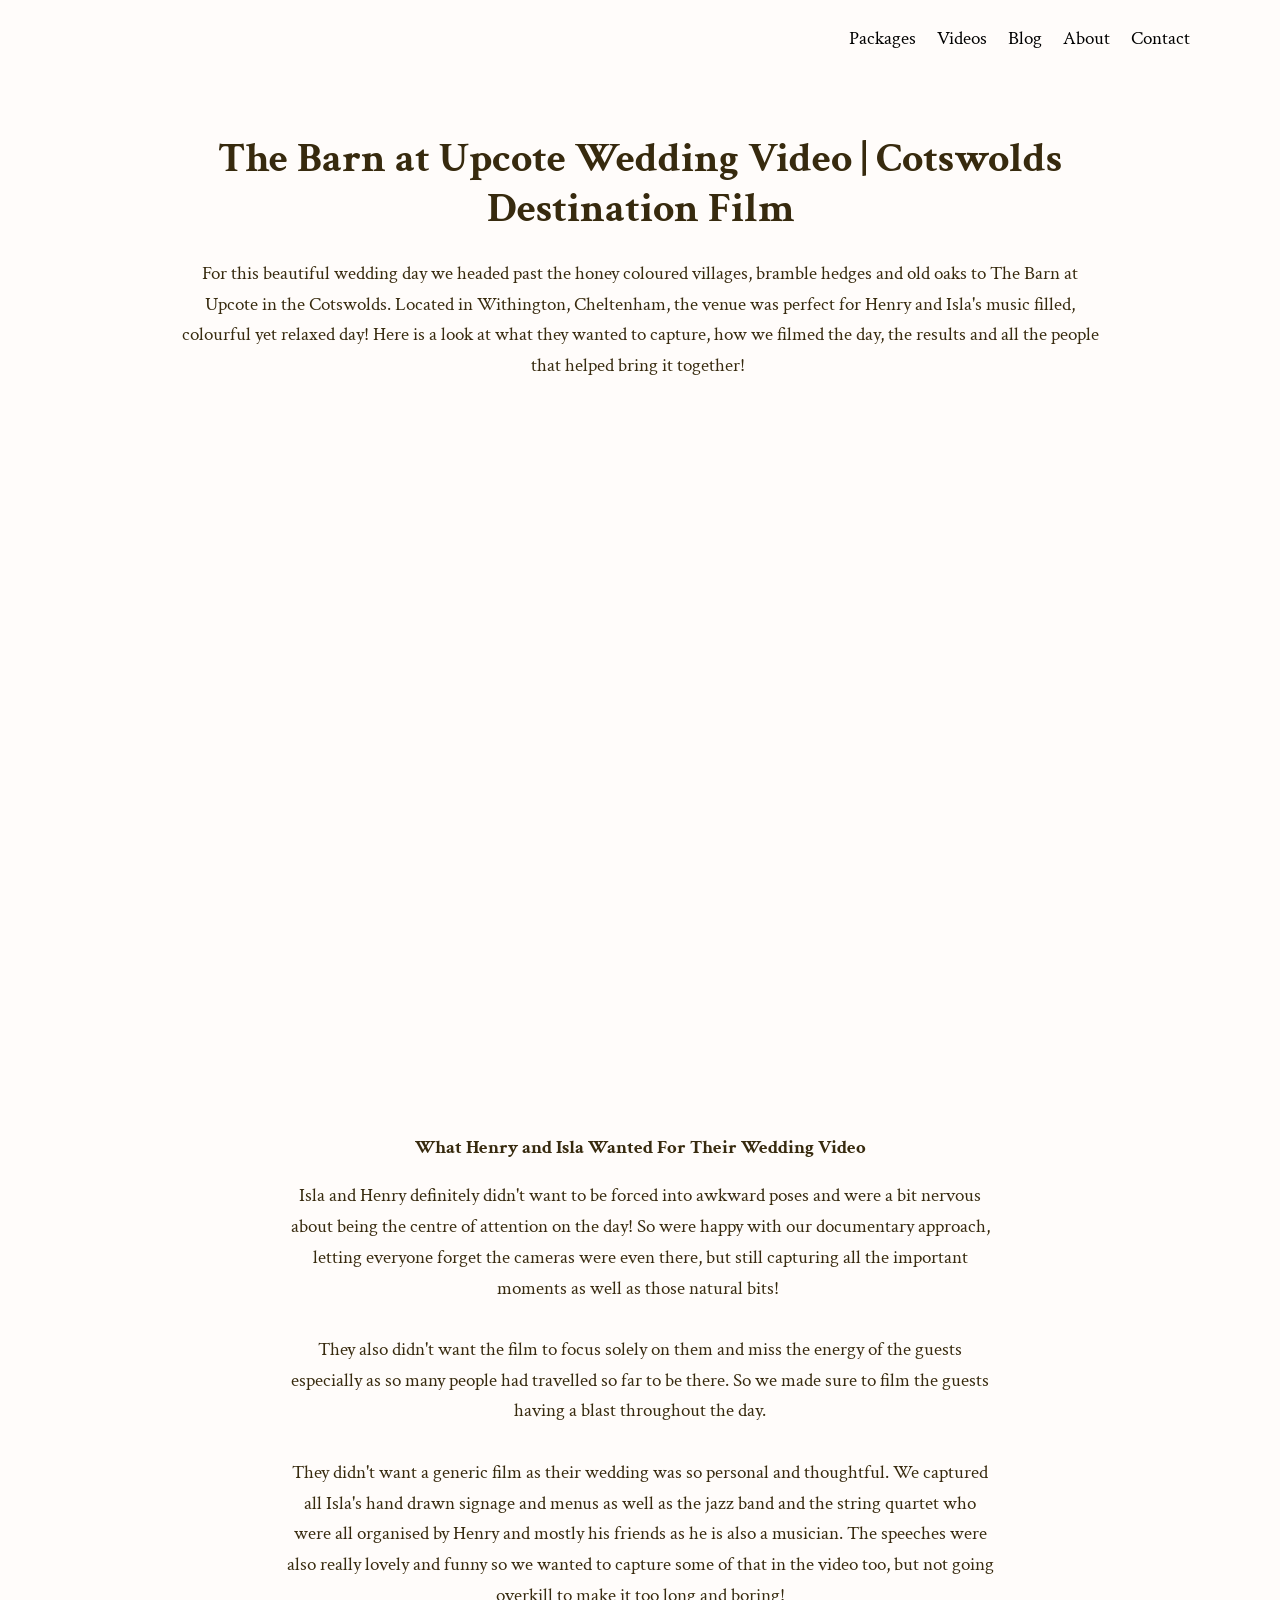
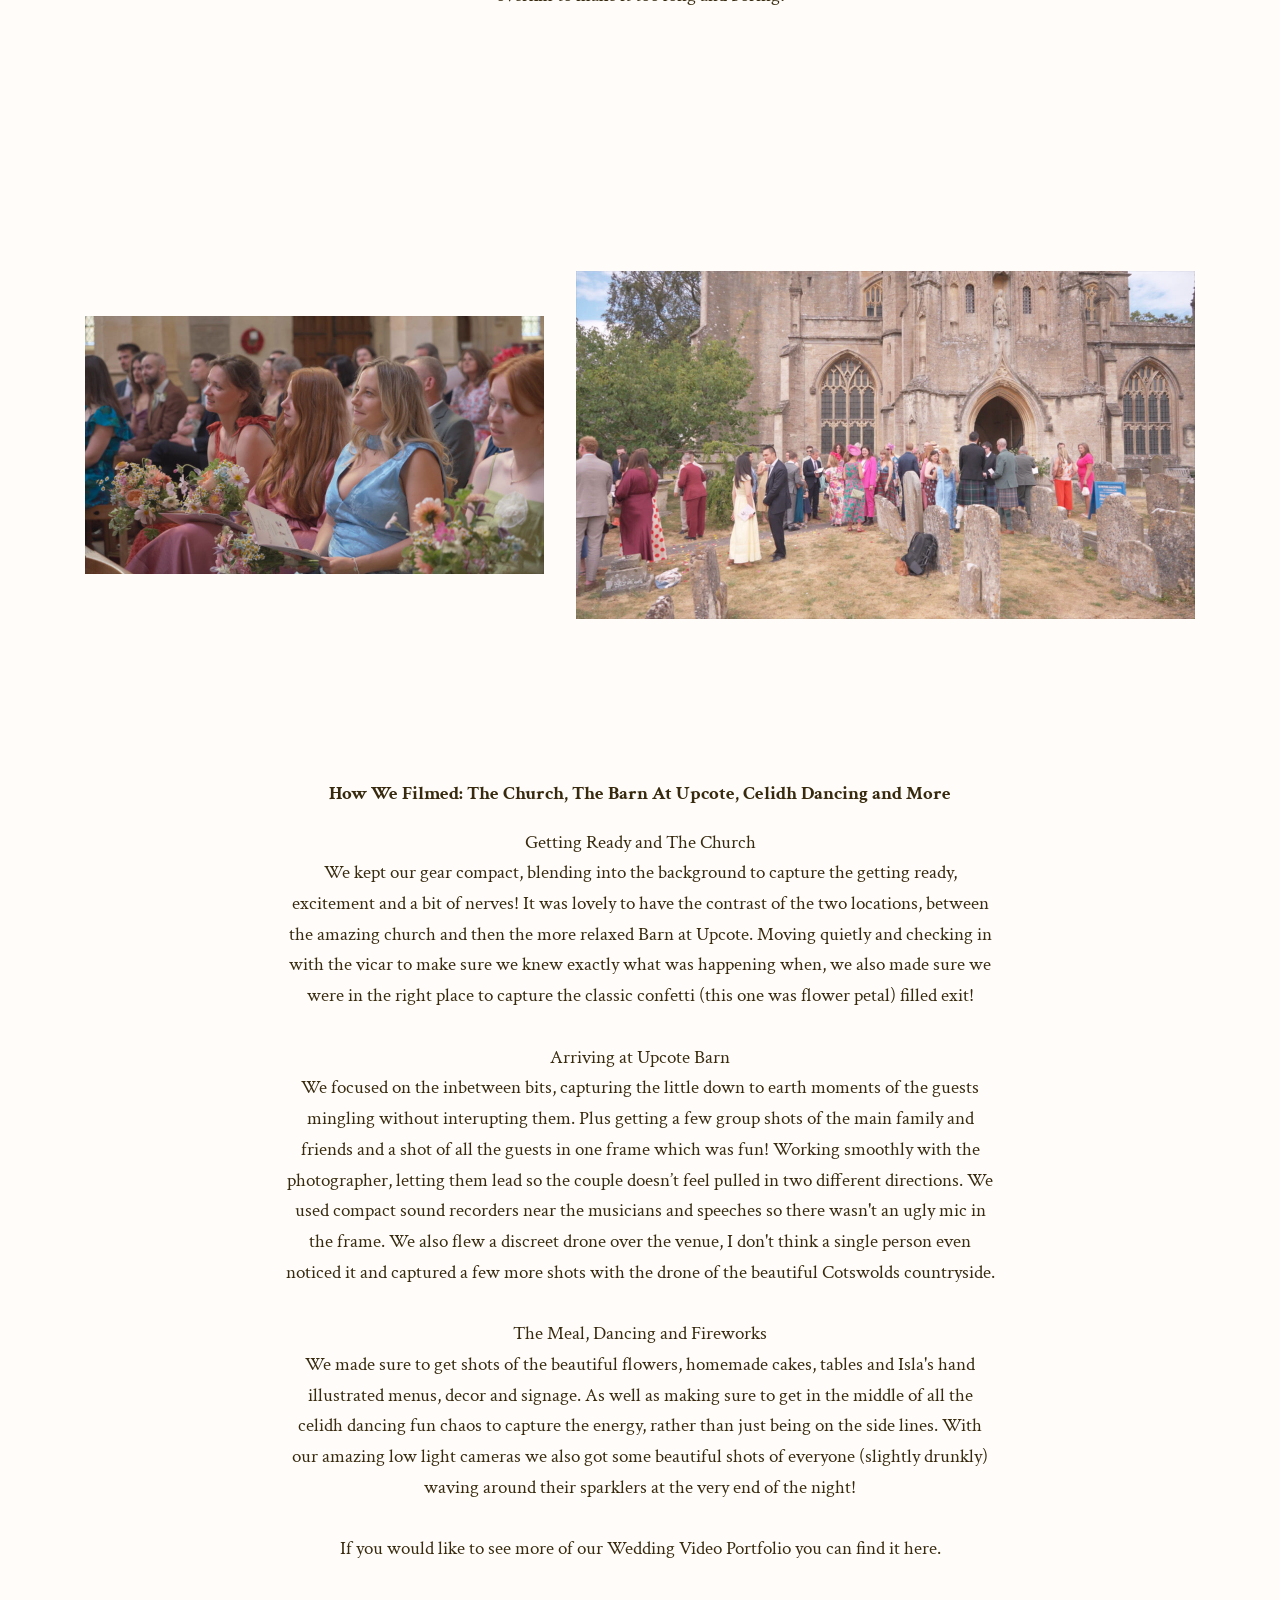
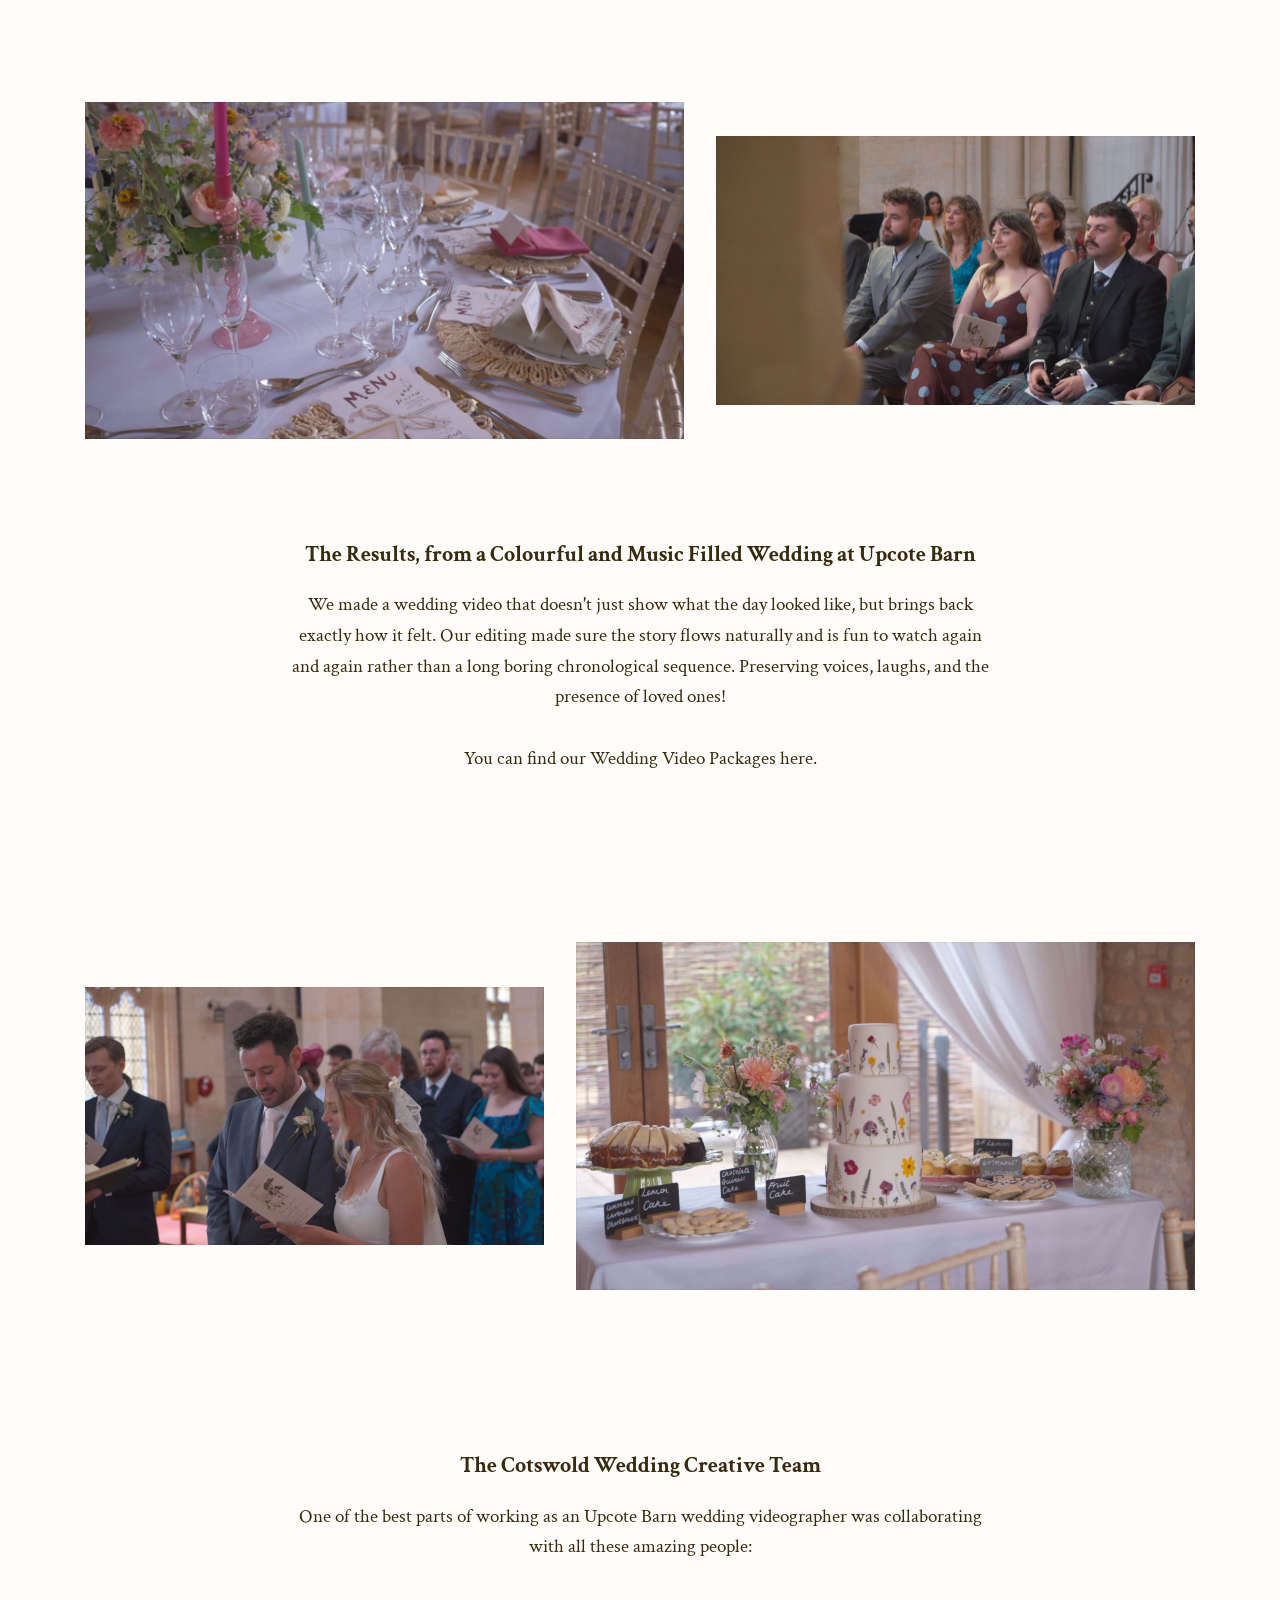
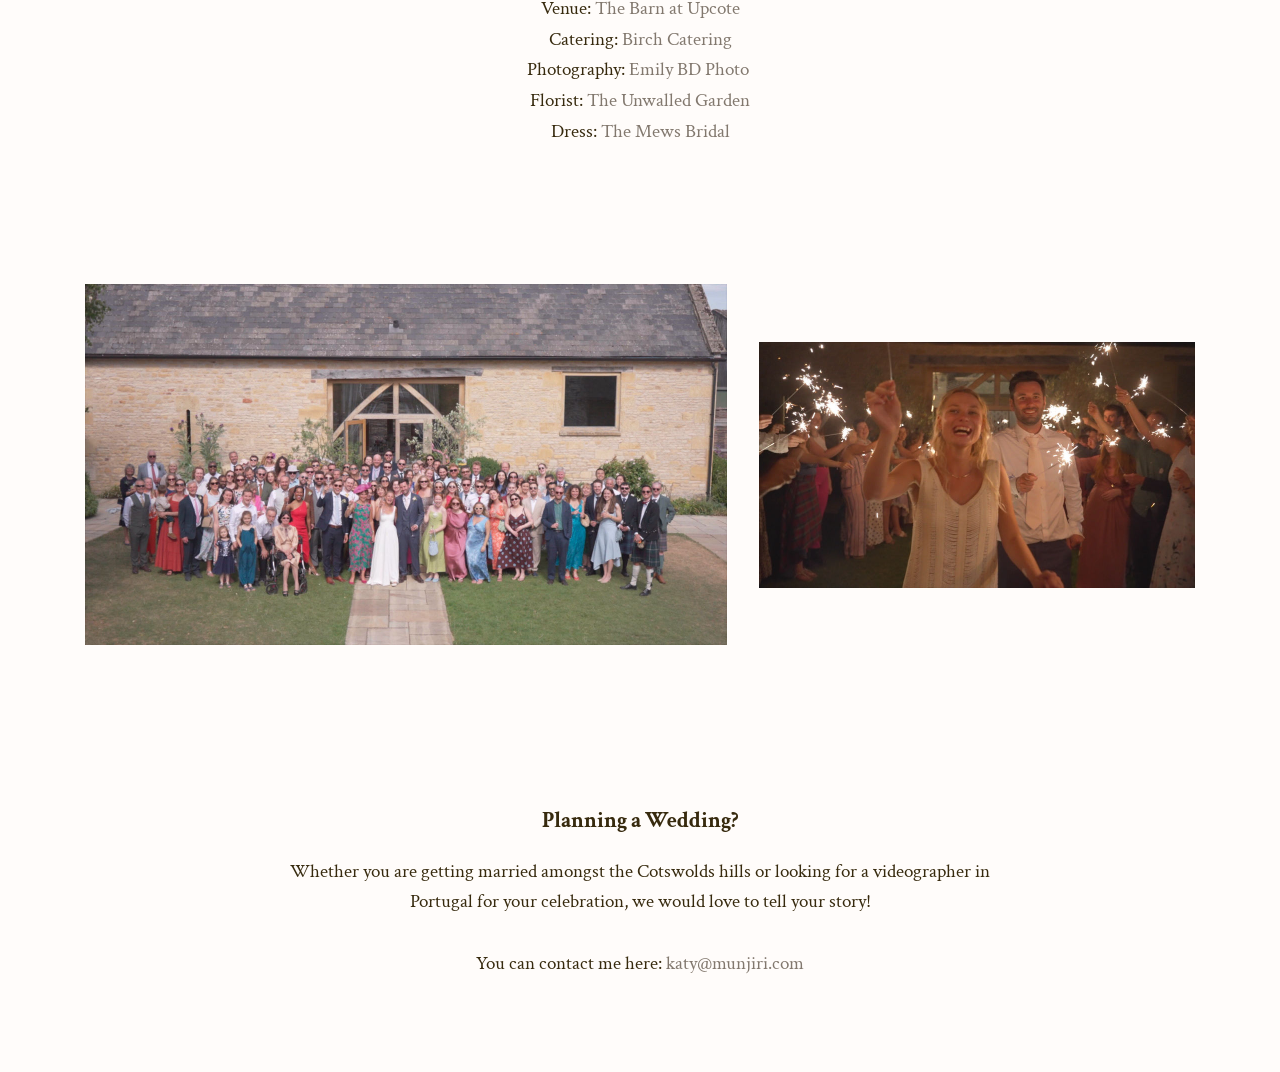
<file: the-barn-at-upcote-wedding-video.html>
<!DOCTYPE html>
<html  >
<head>
  <!-- Site made with Mobirise Website Builder v4.12.4, https://mobirise.com -->
  <meta charset="UTF-8">
  <meta http-equiv="X-UA-Compatible" content="IE=edge">
  <meta name="generator" content="Mobirise v4.12.4, mobirise.com">
  <meta name="viewport" content="width=device-width, initial-scale=1, minimum-scale=1">
  <link rel="shortcut icon" href="assets/images/logo2.png" type="image/x-icon">
  <meta name="description" content="A beautiful, natural wedding video captured at The Barn at Upcote in Withington, Cheltenham by destination wedding videographers Katy & Eugene.">
  
  
  <title>The Barn at Upcote Wedding Video | Cotswolds Destination Film</title>
  <link rel="stylesheet" href="assets/web/assets/mobirise-icons/mobirise-icons.css">
  <link rel="stylesheet" href="assets/bootstrap/css/bootstrap.min.css">
  <link rel="stylesheet" href="assets/bootstrap/css/bootstrap-grid.min.css">
  <link rel="stylesheet" href="assets/bootstrap/css/bootstrap-reboot.min.css">
  <link rel="stylesheet" href="assets/tether/tether.min.css">
  <link rel="stylesheet" href="assets/dropdown/css/style.css">
  <link rel="stylesheet" href="assets/theme/css/style.css">
  <link rel="preload" as="style" href="assets/mobirise/css/mbr-additional.css"><link rel="stylesheet" href="assets/mobirise/css/mbr-additional.css" type="text/css">
  
  
  
</head>
<body>
  <section class="menu cid-vwBomrqCoi" once="menu" id="menu2-6w">

    

    <nav class="navbar navbar-expand beta-menu navbar-dropdown align-items-center navbar-fixed-top navbar-toggleable-sm">
        <button class="navbar-toggler navbar-toggler-right" type="button" data-toggle="collapse" data-target="#navbarSupportedContent" aria-controls="navbarSupportedContent" aria-expanded="false" aria-label="Toggle navigation">
            <div class="hamburger">
                <span></span>
                <span></span>
                <span></span>
                <span></span>
            </div>
        </button>
        <div class="menu-logo">
            <div class="navbar-brand">
                
                
            </div>
        </div>
        <div class="collapse navbar-collapse" id="navbarSupportedContent">
            <ul class="navbar-nav nav-dropdown nav-right navbar-nav-top-padding" data-app-modern-menu="true"><li class="nav-item"><a class="nav-link link text-black display-4" href="https://mobirise.co">Packages</a></li><li class="nav-item"><a class="nav-link link text-black display-4" href="https://mobirise.co">Videos</a></li><li class="nav-item"><a class="nav-link link text-black display-4" href="https://mobirise.co">Blog</a></li><li class="nav-item"><a class="nav-link link text-black display-4" href="https://mobirise.co">About</a></li><li class="nav-item"><a class="nav-link link text-black display-4" href="https://mobirise.co">Contact</a></li></ul>
            
        </div>
    </nav>
</section>

<section class="engine"><a href="https://mobirise.info/d">free web maker</a></section><section class="header1 cid-vwBomrIPyp" id="header16-6x">

    

    

    <div class="container">
        <div class="row justify-content-md-center">
            <div class="col-md-10 align-center">
                <h1 class="mbr-section-title mbr-bold pb-3 mbr-fonts-style display-1">The Barn at Upcote Wedding Video | Cotswolds Destination Film</h1>
                
                <p class="mbr-text pb-3 mbr-fonts-style display-7">For this beautiful wedding day we headed past the honey coloured villages, bramble hedges and old oaks to The Barn at Upcote in the Cotswolds. Located in Withington, Cheltenham, the venue was perfect for Henry and Isla's music filled, colourful yet relaxed day! Here is a look at what they wanted to capture, how we filmed the day, the results and all the people that helped bring it together!&nbsp;<br></p>
                
            </div>
        </div>
    </div>

</section>

<section class="cid-vwMYNkn9O4" id="video3-7d">

    
    
    <figure class="mbr-figure align-center container">
        <div class="video-block" style="width: 80%;">
            <div><iframe class="mbr-embedded-video" src="https://www.youtube.com/embed/E7P5TqLS3ls?rel=0&amp;amp;showinfo=0&amp;autoplay=0&amp;loop=0" width="1280" height="720" frameborder="0" allowfullscreen></iframe></div>
        </div>
    </figure>
</section>

<section class="mbr-section content5 cid-vwBoms3Is9" id="content5-6z">

    

    

    <div class="container">
        <div class="media-container-row">
            <div class="title col-12 col-md-8">
                <h2 class="align-center mbr-bold mbr-white pb-3 mbr-fonts-style display-7">What Henry and Isla Wanted For Their Wedding Video</h2>
                
                <p class="mbr-text align-center mbr-white pb-3 mbr-fonts-style display-7">Isla and Henry definitely didn't want to be forced into awkward poses and were a bit nervous about being the centre of attention on the day! So were happy with our documentary approach, letting everyone forget the cameras were even there, but still capturing all the important moments as well as those natural bits!&nbsp;<br><br>They also didn't want the film to focus solely on them and miss the energy of the guests especially as so many people had travelled so far to be there. So we made sure to film the guests having a blast throughout the day.<br><br>They didn't want a generic film as their wedding was so personal and thoughtful. We captured all Isla's hand drawn signage and menus as well as the jazz band and the string quartet who were all organised by Henry and mostly his friends as he is also a musician. The speeches were also really lovely and funny so we wanted to capture some of that in the video too, but not going overkill to make it too long and boring!<br><br><br><br><br></p>
                
            </div>
        </div>
    </div>
</section>

<section class="cid-vwBomslmyA" id="image4-71">
    <!-- Block parameters controls (Blue "Gear" panel) -->
    
    <!-- End block parameters -->
    <div class="container images-container">
            <div class="media-container-row" style="width: 100%;">
                <div class="img-item item1" style="width: 77%;">
                    <img src="assets/images/portugal-wedding-videographer-bridesmaids-918x516.jpg" alt="bridesmaids holding flowers in the church" title="">
                    
                </div>
                <div class="img-item">
                    <img src="assets/images/portugal-wedding-videographer-church-1238x696.jpg" alt="wedding guests outside the church" title="">
                    
                </div>
            </div>
    </div>
</section>

<section class="mbr-section content5 cid-vwBomsum5v" id="content5-72">

    

    

    <div class="container">
        <div class="media-container-row">
            <div class="title col-12 col-md-8">
                <h2 class="align-center mbr-bold mbr-white pb-3 mbr-fonts-style display-7">How We Filmed: The Church, The Barn At Upcote, Celidh Dancing and More</h2>
                
                <p class="mbr-text align-center mbr-white pb-3 mbr-fonts-style display-7">Getting Ready and The Church<br> We kept our gear compact, blending into the background to capture the getting ready, excitement and a bit of nerves! It was lovely to have the contrast of the two locations, between the amazing church and then the more relaxed Barn at Upcote. Moving quietly and checking in with the vicar to make sure we knew exactly what was happening when, we also made sure we were in the right place to capture the classic confetti (this one was flower petal) filled exit!<br><br>Arriving at Upcote Barn<br>We focused on the inbetween bits, capturing the little down to earth moments of the guests mingling without interupting them. Plus getting a few group shots of the main family and friends and a shot of all the guests in one frame which was fun! Working smoothly with the photographer, letting them lead so the couple doesn’t feel pulled in two different directions. We used compact sound recorders near the musicians and speeches so there wasn't an ugly mic in the frame. We also flew a discreet drone over the venue, I don't think a single person even noticed it and captured a few more shots with the drone of the beautiful Cotswolds countryside.<br><br>The Meal, Dancing and Fireworks<br>We made sure to get shots of the beautiful flowers, homemade cakes, tables and Isla's hand illustrated menus, decor and signage. As well as making sure to get in the middle of all the celidh dancing fun chaos to capture the energy, rather than just being on the side lines. With our amazing low light cameras we also got some beautiful shots of everyone (slightly drunkly) waving around their sparklers at the very end of the night!<br><br>If you would like to see more of our Wedding Video Portfolio you can find it here.</p>
                
            </div>
        </div>
    </div>
</section>

<section class="cid-vwBomsPIgw" id="image4-74">
    <!-- Block parameters controls (Blue "Gear" panel) -->
    
    <!-- End block parameters -->
    <div class="container images-container">
            <div class="media-container-row" style="width: 100%;">
                <div class="img-item item1" style="width: 128%;">
                    <img src="assets/images/portugal-wedding-videographer-table-setting-candles-1284x722.jpg" alt="hand drawn menus on table at upcote barn" title="">
                    
                </div>
                <div class="img-item">
                    <img src="assets/images/portugal-wedding-videographer-ceremony-958x539.jpg" alt="bride and groom leaving the church" title="">
                    
                </div>
            </div>
    </div>
</section>

<section class="mbr-section content5 cid-vwGSouniiw" id="content5-7c">

    

    

    <div class="container">
        <div class="media-container-row">
            <div class="title col-12 col-md-8">
                <h2 class="align-center mbr-bold mbr-white pb-3 mbr-fonts-style display-2">The Results, from a Colourful and Music Filled Wedding at Upcote Barn</h2>
                
                <p class="mbr-text align-center mbr-white pb-3 mbr-fonts-style display-7">We made a wedding video that doesn't just show what the day looked like, but brings back exactly how it felt. Our editing made sure the story flows naturally and is fun to watch again and again rather than a long boring chronological sequence.&nbsp;Preserving voices, laughs, and the presence of loved ones!<br><br>You can find our Wedding Video Packages here.<br><br></p>
                
            </div>
        </div>
    </div>
</section>

<section class="cid-vwBq0JQaPN" id="image4-79">
    <!-- Block parameters controls (Blue "Gear" panel) -->
    
    <!-- End block parameters -->
    <div class="container images-container">
            <div class="media-container-row" style="width: 100%;">
                <div class="img-item item1" style="width: 77%;">
                    <img src="assets/images/sing-918x516.jpg" alt="bride and groom singing " title="">
                    
                </div>
                <div class="img-item">
                    <img src="assets/images/portugal-wedding-videographer-cake-1238x696.jpg" alt="wedding cakes and flowers on table in the barn" title="">
                    
                </div>
            </div>
    </div>
</section>

<section class="mbr-section content5 cid-vwBomsEnGQ" id="content5-73">

    

    

    <div class="container">
        <div class="media-container-row">
            <div class="title col-12 col-md-8">
                <h2 class="align-center mbr-bold mbr-white pb-3 mbr-fonts-style display-2">The Cotswold Wedding Creative Team</h2>
                
                <p class="mbr-text align-center mbr-white pb-3 mbr-fonts-style display-7">One of the best parts of working as an Upcote Barn wedding videographer was collaborating with all these amazing people:<br><br>Venue: <a href="http://thebarnatupcote.co.uk" class="text-info">The Barn at Upcote</a><br>Catering: <a href="https://www.birchcatering.com" class="text-info">Birch Catering</a><br>Photography: <a href="http://www.emilybdphoto.com" class="text-info">Emily BD Photo</a>&nbsp;<br>Florist: <a href="http://theunwalledgarden.co.uk" class="text-info">The Unwalled Garden</a><br>Dress: <a href="http://www.themewsbridal.com" class="text-info">The Mews Bridal</a><br></p>
                
            </div>
        </div>
    </div>
</section>

<section class="cid-vwBq3rUGkQ" id="image4-7a">
    <!-- Block parameters controls (Blue "Gear" panel) -->
    
    <!-- End block parameters -->
    <div class="container images-container">
            <div class="media-container-row" style="width: 100%;">
                <div class="img-item item1" style="width: 150%;">
                    <img src="assets/images/portugal-wedding-videographer-group-1284x722.jpg" alt="wedding guest group shot" title="">
                    
                </div>
                <div class="img-item">
                    <img src="assets/images/portugal-wedding-videographer-fire-872x491.jpg" alt="sparklers at the end of the wedding, bridge and groom walking" title="">
                    
                </div>
            </div>
    </div>
</section>

<section class="mbr-section content5 cid-vwBomsYdc2" id="content5-75">

    

    

    <div class="container">
        <div class="media-container-row">
            <div class="title col-12 col-md-8">
                <h2 class="align-center mbr-bold mbr-white pb-3 mbr-fonts-style display-2">Planning a Wedding?</h2>
                
                <p class="mbr-text align-center mbr-white pb-3 mbr-fonts-style display-7">Whether you are getting married amongst the Cotswolds hills or looking for a videographer in Portugal for your celebration, we would love to tell your story!<br><br>You can contact me here: <a href="contact.html" class="text-info">katy@munjiri.com</a></p>
                
            </div>
        </div>
    </div>
</section>


  <script src="assets/web/assets/jquery/jquery.min.js"></script>
  <script src="assets/popper/popper.min.js"></script>
  <script src="assets/bootstrap/js/bootstrap.min.js"></script>
  <script src="assets/tether/tether.min.js"></script>
  <script src="assets/smoothscroll/smooth-scroll.js"></script>
  <script src="assets/dropdown/js/nav-dropdown.js"></script>
  <script src="assets/dropdown/js/navbar-dropdown.js"></script>
  <script src="assets/touchswipe/jquery.touch-swipe.min.js"></script>
  <script src="assets/theme/js/script.js"></script>
  
  
</body>
</html>
</file>
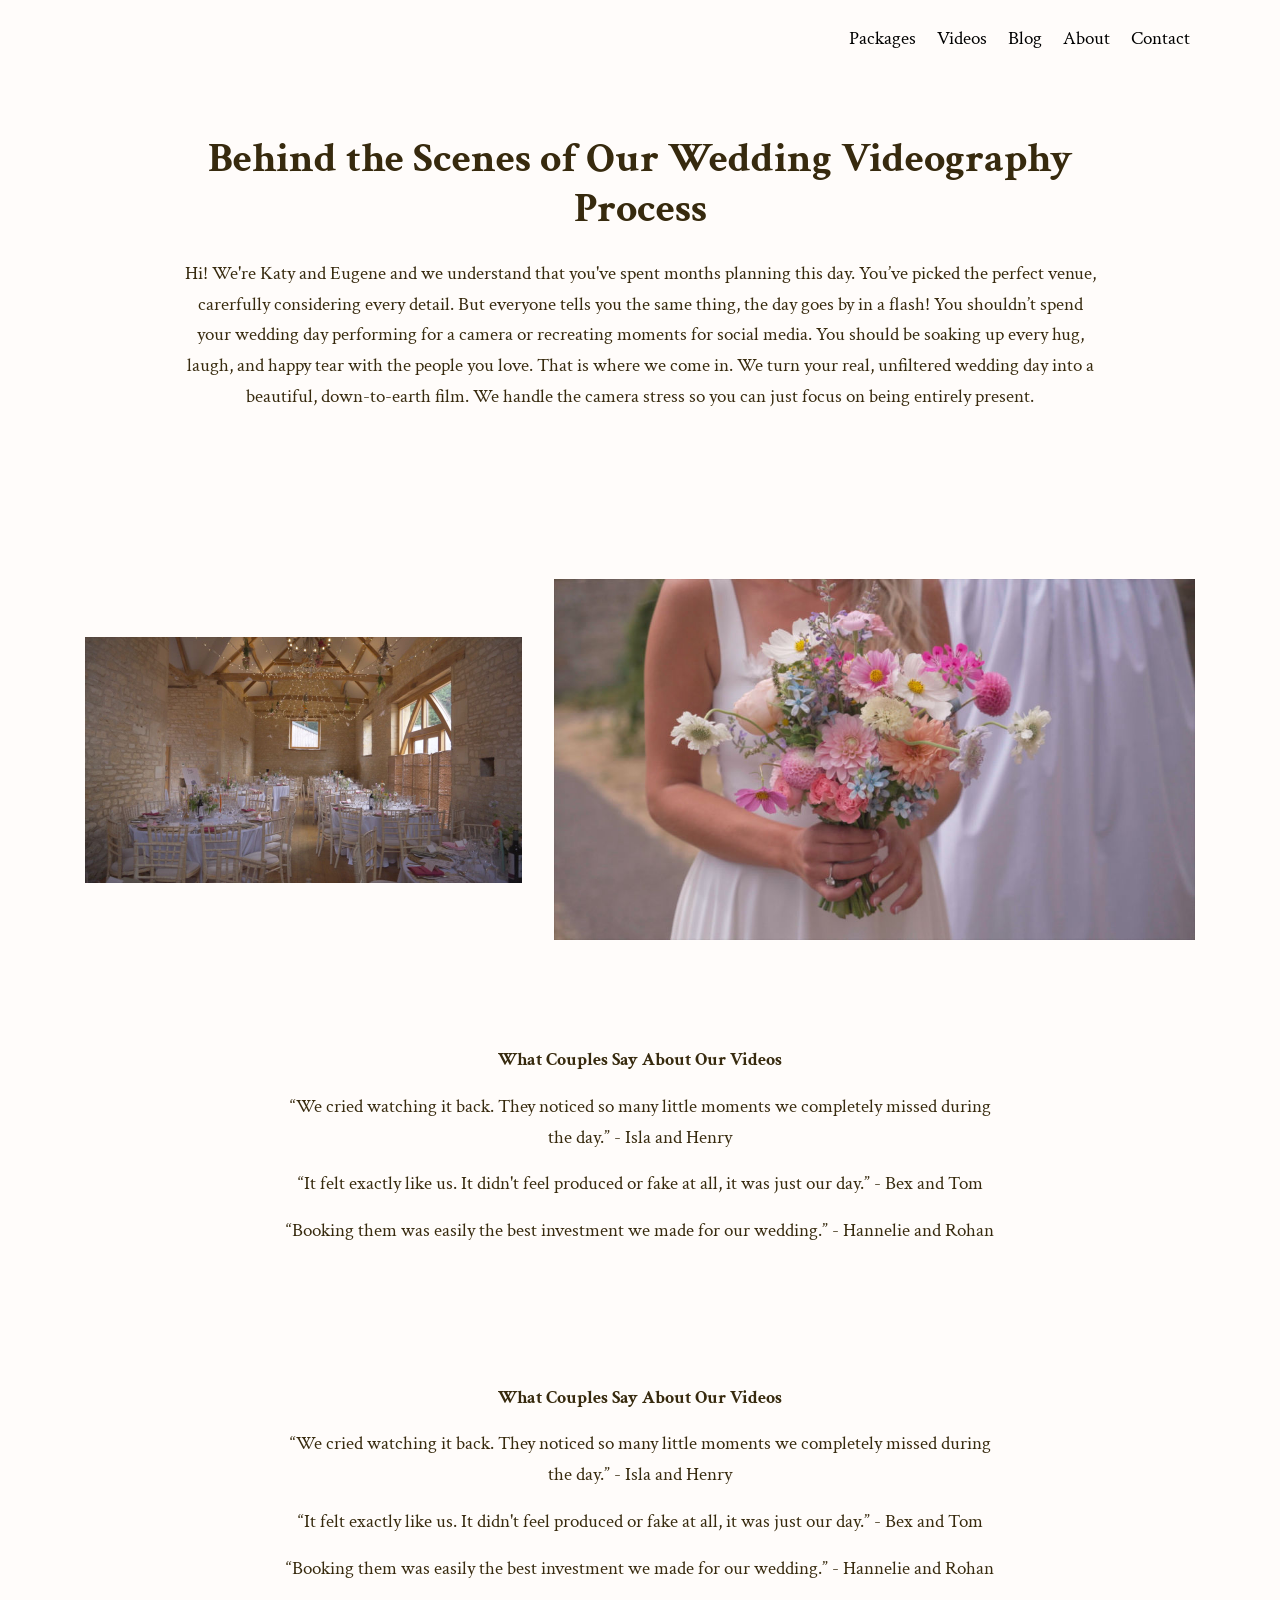
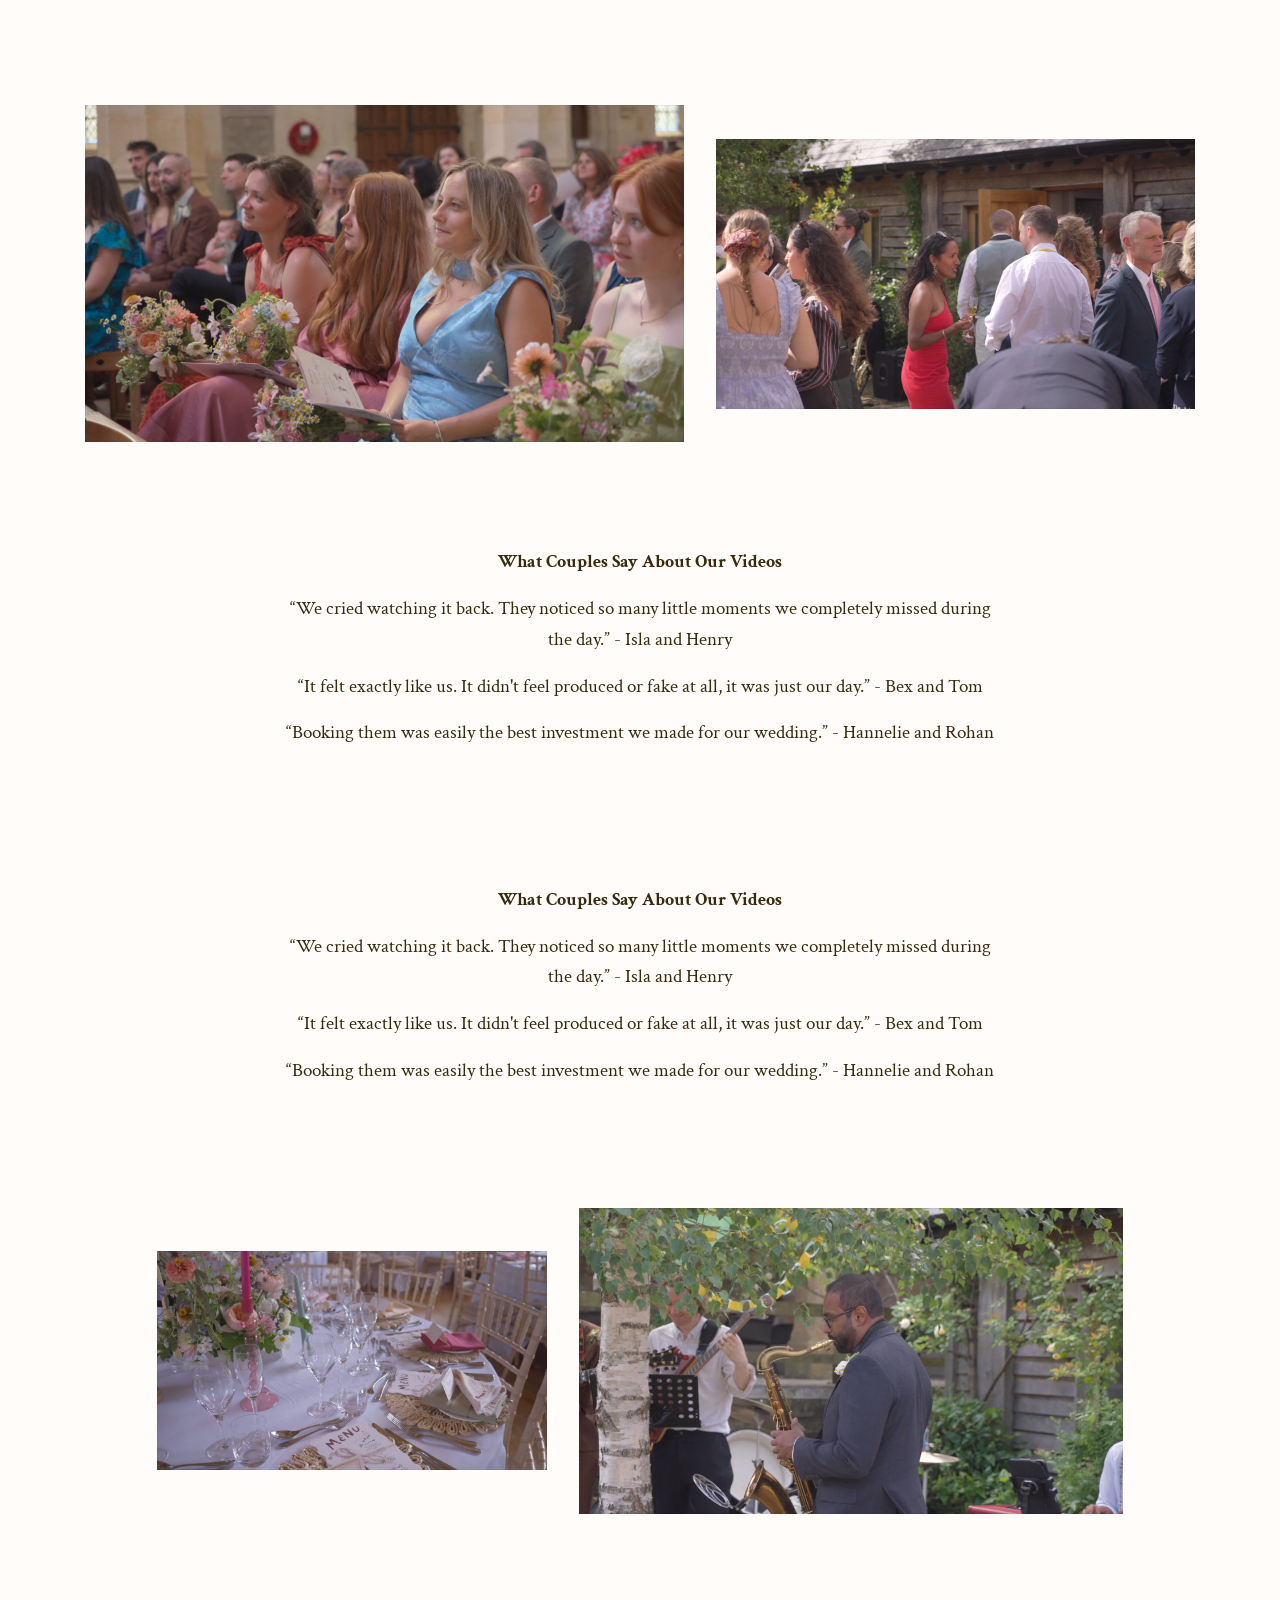
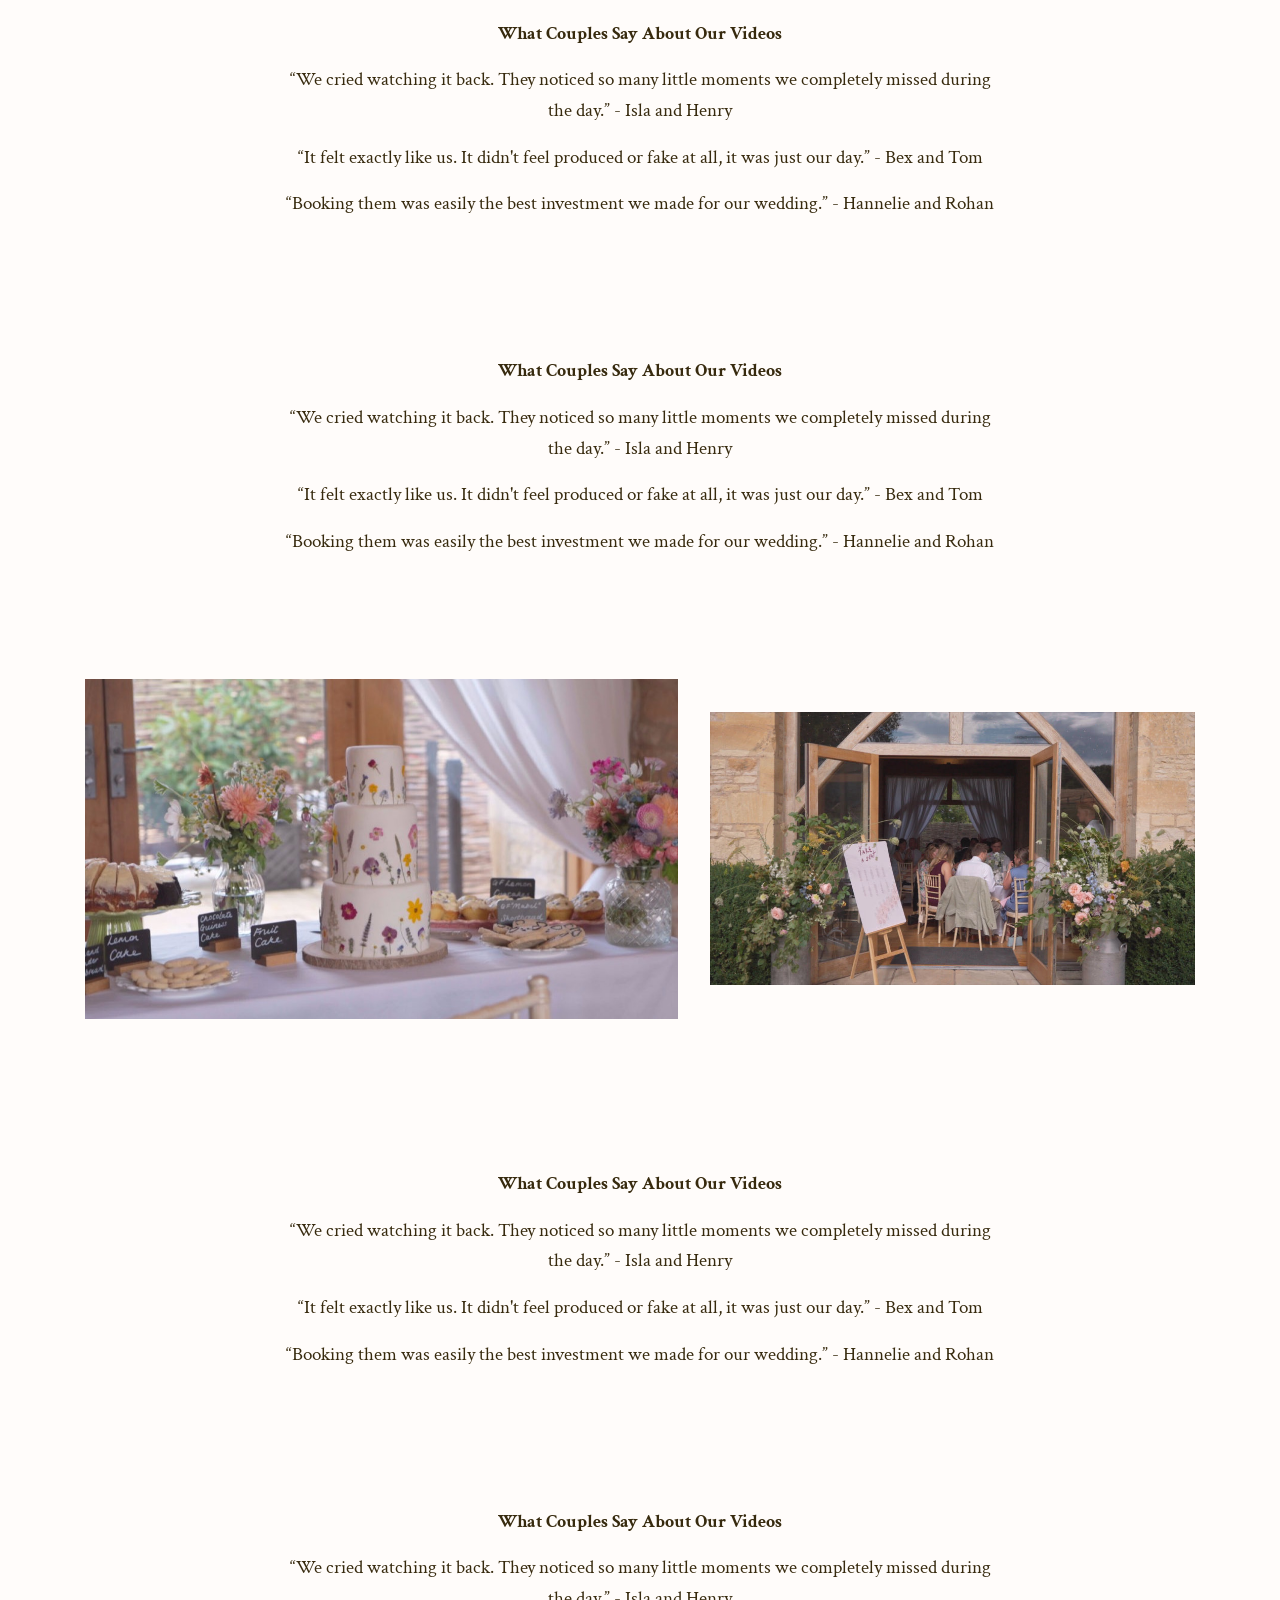
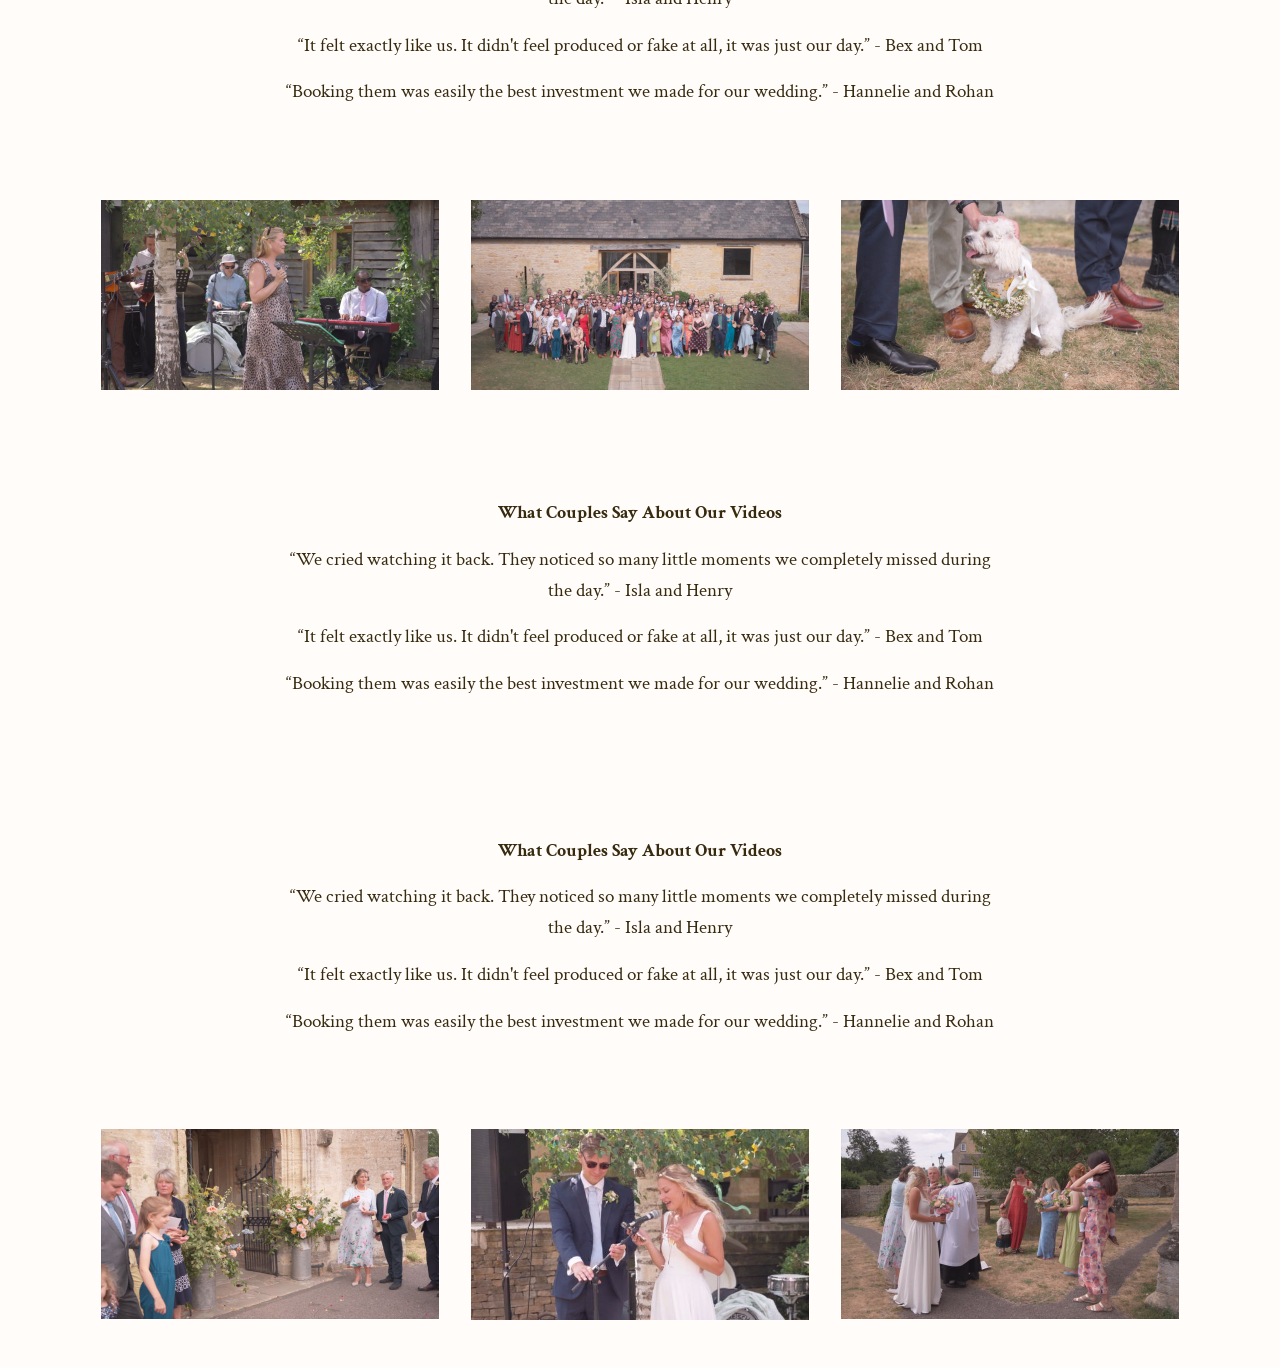
<file: wedding-videography-process.html>
<!DOCTYPE html>
<html  >
<head>
  <!-- Site made with Mobirise Website Builder v4.12.4, https://mobirise.com -->
  <meta charset="UTF-8">
  <meta http-equiv="X-UA-Compatible" content="IE=edge">
  <meta name="generator" content="Mobirise v4.12.4, mobirise.com">
  <meta name="viewport" content="width=device-width, initial-scale=1, minimum-scale=1">
  <link rel="shortcut icon" href="assets/images/logo2.png" type="image/x-icon">
  <meta name="description" content="">
  
  
  <title>Behind the Scenes of Our Wedding Videography Process</title>
  <link rel="stylesheet" href="assets/web/assets/mobirise-icons/mobirise-icons.css">
  <link rel="stylesheet" href="assets/bootstrap/css/bootstrap.min.css">
  <link rel="stylesheet" href="assets/bootstrap/css/bootstrap-grid.min.css">
  <link rel="stylesheet" href="assets/bootstrap/css/bootstrap-reboot.min.css">
  <link rel="stylesheet" href="assets/tether/tether.min.css">
  <link rel="stylesheet" href="assets/dropdown/css/style.css">
  <link rel="stylesheet" href="assets/theme/css/style.css">
  <link rel="preload" as="style" href="assets/mobirise/css/mbr-additional.css"><link rel="stylesheet" href="assets/mobirise/css/mbr-additional.css" type="text/css">
  
  
  
</head>
<body>
  <section class="menu cid-vrf2TkHus8" once="menu" id="menu2-62">

    

    <nav class="navbar navbar-expand beta-menu navbar-dropdown align-items-center navbar-fixed-top navbar-toggleable-sm">
        <button class="navbar-toggler navbar-toggler-right" type="button" data-toggle="collapse" data-target="#navbarSupportedContent" aria-controls="navbarSupportedContent" aria-expanded="false" aria-label="Toggle navigation">
            <div class="hamburger">
                <span></span>
                <span></span>
                <span></span>
                <span></span>
            </div>
        </button>
        <div class="menu-logo">
            <div class="navbar-brand">
                
                
            </div>
        </div>
        <div class="collapse navbar-collapse" id="navbarSupportedContent">
            <ul class="navbar-nav nav-dropdown nav-right navbar-nav-top-padding" data-app-modern-menu="true"><li class="nav-item"><a class="nav-link link text-black display-4" href="https://mobirise.co">Packages</a></li><li class="nav-item"><a class="nav-link link text-black display-4" href="https://mobirise.co">Videos</a></li><li class="nav-item"><a class="nav-link link text-black display-4" href="https://mobirise.co">Blog</a></li><li class="nav-item"><a class="nav-link link text-black display-4" href="https://mobirise.co">About</a></li><li class="nav-item"><a class="nav-link link text-black display-4" href="https://mobirise.co">Contact</a></li></ul>
            
        </div>
    </nav>
</section>

<section class="engine"><a href="https://mobirise.info/e">how to make your own website</a></section><section class="header1 cid-vrf3a9V4WC" id="header16-6m">

    

    

    <div class="container">
        <div class="row justify-content-md-center">
            <div class="col-md-10 align-center">
                <h1 class="mbr-section-title mbr-bold pb-3 mbr-fonts-style display-1">Behind the Scenes of Our Wedding Videography Process</h1>
                
                <p class="mbr-text pb-3 mbr-fonts-style display-7">Hi! We're Katy and Eugene and we understand that you've spent months planning this day. You’ve picked the perfect venue, carerfully considering every detail. But everyone tells you the same thing, the day goes by in a flash! You shouldn’t spend your wedding day performing for a camera or recreating moments for social media. You should be soaking up every hug, laugh, and happy tear with the people you love. That is where we come in. We turn your real, unfiltered wedding day into a beautiful, down-to-earth film. We handle the camera stress so you can just focus on being entirely present.</p>
                
            </div>
        </div>
    </div>

</section>

<section class="cid-vrf2Tn5TwN" id="image4-65">
    <!-- Block parameters controls (Blue "Gear" panel) -->
    
    <!-- End block parameters -->
    <div class="container images-container">
            <div class="media-container-row" style="width: 100%;">
                <div class="img-item item1" style="width: 71%;">
                    <img src="assets/images/portugal-wedding-videographer-food-874x492.jpg" alt="Skilled artisans weaving traditional baskets by hand using natural materials." title="Sustainable Craftsmanship – Supporting Local Artisans with Video Storytelling.">
                    
                </div>
                <div class="img-item">
                    <img src="assets/images/portugal-wedding-videographer-flowers-958x539.jpg" alt="A peaceful beach with turquoise waters, capturing the beauty of coastal landscapes." title="Nature Documentary Production – Showcasing the Serenity of Coastal Ecosystems.">
                    
                </div>
            </div>
    </div>
</section>

<section class="mbr-section article content1 cid-vrf39vasfV" id="content1-6l">
    
     

    <div class="container">
        <div class="media-container-row">
            <div class="mbr-text col-12 mbr-fonts-style display-7 col-md-8"><p><span style="font-size: 17.6px;"><strong>What Couples Say About Our Videos</strong></span></p><p><span style="font-size: 1.2rem;">“We cried watching it back. They noticed so many little moments we completely missed during the day.” - Isla and Henry</span><br></p><p><span style="font-size: 1.2rem;">“It felt exactly like us. It didn't feel produced or fake at all, it was just our day.” - Bex and Tom</span><br></p><p><span style="font-size: 1.2rem;">“Booking them was easily the best investment we made for our wedding.” - Hannelie and Rohan</span></p></div>
        </div>
    </div>
</section>

<section class="mbr-section article content1 cid-vrf3tkMOzn" id="content1-6r">
    
     

    <div class="container">
        <div class="media-container-row">
            <div class="mbr-text col-12 mbr-fonts-style display-7 col-md-8"><p><span style="font-size: 17.6px;"><strong>What Couples Say About Our Videos</strong></span></p><p><span style="font-size: 1.2rem;">“We cried watching it back. They noticed so many little moments we completely missed during the day.” - Isla and Henry</span><br></p><p><span style="font-size: 1.2rem;">“It felt exactly like us. It didn't feel produced or fake at all, it was just our day.” - Bex and Tom</span><br></p><p><span style="font-size: 1.2rem;">“Booking them was easily the best investment we made for our wedding.” - Hannelie and Rohan</span></p></div>
        </div>
    </div>
</section>

<section class="cid-vrf2TntpYA" id="image4-67">
    <!-- Block parameters controls (Blue "Gear" panel) -->
    
    <!-- End block parameters -->
    <div class="container images-container">
            <div class="media-container-row" style="width: 100%;">
                <div class="img-item item1" style="width: 128%;">
                    <img src="assets/images/portugal-wedding-videographer-bridesmaids-1198x674.jpg" alt="Skilled artisans weaving traditional baskets by hand using natural materials." title="Sustainable Craftsmanship – Supporting Local Artisans with Video Storytelling.">
                    
                </div>
                <div class="img-item">
                    <img src="assets/images/portugal-wedding-videographer-guests-958x539.jpg" alt="A peaceful beach with turquoise waters, capturing the beauty of coastal landscapes." title="Nature Documentary Production – Showcasing the Serenity of Coastal Ecosystems.">
                    
                </div>
            </div>
    </div>
</section>

<section class="mbr-section article content1 cid-vrf3fW8tZR" id="content1-6n">
    
     

    <div class="container">
        <div class="media-container-row">
            <div class="mbr-text col-12 mbr-fonts-style display-7 col-md-8"><p><span style="font-size: 17.6px;"><strong>What Couples Say About Our Videos</strong></span></p><p><span style="font-size: 1.2rem;">“We cried watching it back. They noticed so many little moments we completely missed during the day.” - Isla and Henry</span><br></p><p><span style="font-size: 1.2rem;">“It felt exactly like us. It didn't feel produced or fake at all, it was just our day.” - Bex and Tom</span><br></p><p><span style="font-size: 1.2rem;">“Booking them was easily the best investment we made for our wedding.” - Hannelie and Rohan</span></p></div>
        </div>
    </div>
</section>

<section class="mbr-section article content1 cid-vrf3gmYQTV" id="content1-6o">
    
     

    <div class="container">
        <div class="media-container-row">
            <div class="mbr-text col-12 mbr-fonts-style display-7 col-md-8"><p><span style="font-size: 17.6px;"><strong>What Couples Say About Our Videos</strong></span></p><p><span style="font-size: 1.2rem;">“We cried watching it back. They noticed so many little moments we completely missed during the day.” - Isla and Henry</span><br></p><p><span style="font-size: 1.2rem;">“It felt exactly like us. It didn't feel produced or fake at all, it was just our day.” - Bex and Tom</span><br></p><p><span style="font-size: 1.2rem;">“Booking them was easily the best investment we made for our wedding.” - Hannelie and Rohan</span></p></div>
        </div>
    </div>
</section>

<section class="cid-vrf2TnNQBq" id="image4-69">
    <!-- Block parameters controls (Blue "Gear" panel) -->
    
    <!-- End block parameters -->
    <div class="container images-container">
            <div class="media-container-row" style="width: 87%;">
                <div class="img-item item1" style="width: 75%;">
                    <img src="assets/images/portugal-wedding-videographer-table-setting-candles-1198x674.jpg" alt="Skilled artisans weaving traditional baskets by hand using natural materials." title="Sustainable Craftsmanship – Supporting Local Artisans with Video Storytelling.">
                    
                </div>
                <div class="img-item">
                    <img src="assets/images/portugal-wedding-videographer-music-958x539.jpg" alt="A peaceful beach with turquoise waters, capturing the beauty of coastal landscapes." title="Nature Documentary Production – Showcasing the Serenity of Coastal Ecosystems.">
                    
                </div>
            </div>
    </div>
</section>

<section class="mbr-section article content1 cid-vrf3kKq7px" id="content1-6q">
    
     

    <div class="container">
        <div class="media-container-row">
            <div class="mbr-text col-12 mbr-fonts-style display-7 col-md-8"><p><span style="font-size: 17.6px;"><strong>What Couples Say About Our Videos</strong></span></p><p><span style="font-size: 1.2rem;">“We cried watching it back. They noticed so many little moments we completely missed during the day.” - Isla and Henry</span><br></p><p><span style="font-size: 1.2rem;">“It felt exactly like us. It didn't feel produced or fake at all, it was just our day.” - Bex and Tom</span><br></p><p><span style="font-size: 1.2rem;">“Booking them was easily the best investment we made for our wedding.” - Hannelie and Rohan</span></p></div>
        </div>
    </div>
</section>

<section class="mbr-section article content1 cid-vrf3kpgGmF" id="content1-6p">
    
     

    <div class="container">
        <div class="media-container-row">
            <div class="mbr-text col-12 mbr-fonts-style display-7 col-md-8"><p><span style="font-size: 17.6px;"><strong>What Couples Say About Our Videos</strong></span></p><p><span style="font-size: 1.2rem;">“We cried watching it back. They noticed so many little moments we completely missed during the day.” - Isla and Henry</span><br></p><p><span style="font-size: 1.2rem;">“It felt exactly like us. It didn't feel produced or fake at all, it was just our day.” - Bex and Tom</span><br></p><p><span style="font-size: 1.2rem;">“Booking them was easily the best investment we made for our wedding.” - Hannelie and Rohan</span></p></div>
        </div>
    </div>
</section>

<section class="cid-vrf2ToS4RA" id="image4-6d">
    <!-- Block parameters controls (Blue "Gear" panel) -->
    
    <!-- End block parameters -->
    <div class="container images-container">
            <div class="media-container-row" style="width: 100%;">
                <div class="img-item item1" style="width: 125%;">
                    <img src="assets/images/portugal-wedding-videographer-cake-1186x667.jpeg" alt="Skilled artisans weaving traditional baskets by hand using natural materials." title="Sustainable Craftsmanship – Supporting Local Artisans with Video Storytelling.">
                    
                </div>
                <div class="img-item">
                    <img src="assets/images/portugal-wedding-videographer-entrance-958x539.jpg" alt="A peaceful beach with turquoise waters, capturing the beauty of coastal landscapes." title="Nature Documentary Production – Showcasing the Serenity of Coastal Ecosystems.">
                    
                </div>
            </div>
    </div>
</section>

<section class="mbr-section article content1 cid-vrf3vxLo0L" id="content1-6t">
    
     

    <div class="container">
        <div class="media-container-row">
            <div class="mbr-text col-12 mbr-fonts-style display-7 col-md-8"><p><span style="font-size: 17.6px;"><strong>What Couples Say About Our Videos</strong></span></p><p><span style="font-size: 1.2rem;">“We cried watching it back. They noticed so many little moments we completely missed during the day.” - Isla and Henry</span><br></p><p><span style="font-size: 1.2rem;">“It felt exactly like us. It didn't feel produced or fake at all, it was just our day.” - Bex and Tom</span><br></p><p><span style="font-size: 1.2rem;">“Booking them was easily the best investment we made for our wedding.” - Hannelie and Rohan</span></p></div>
        </div>
    </div>
</section>

<section class="mbr-section article content1 cid-vrf3v9Ikno" id="content1-6s">
    
     

    <div class="container">
        <div class="media-container-row">
            <div class="mbr-text col-12 mbr-fonts-style display-7 col-md-8"><p><span style="font-size: 17.6px;"><strong>What Couples Say About Our Videos</strong></span></p><p><span style="font-size: 1.2rem;">“We cried watching it back. They noticed so many little moments we completely missed during the day.” - Isla and Henry</span><br></p><p><span style="font-size: 1.2rem;">“It felt exactly like us. It didn't feel produced or fake at all, it was just our day.” - Bex and Tom</span><br></p><p><span style="font-size: 1.2rem;">“Booking them was easily the best investment we made for our wedding.” - Hannelie and Rohan</span></p></div>
        </div>
    </div>
</section>

<section class="features2 cid-vrf2Tpi6yJ" id="features2-6f">

    

    
    
    <div class="container">
        <div class="media-container-row">
            <div class="card p-3 col-12 col-md-6 col-lg-4">
                <div class="card-wrapper">
                    <div class="card-img">
                        <img src="assets/images/portugal-wedding-videographer-singer-676x380.jpg" alt="Scenic view of Serra da Estrela mountains, filmed by Lisbon videographer" title="">
                    </div>
                    <div class="card-box">
                        
                        
                    </div>
                </div>
            </div>

            <div class="card p-3 col-12 col-md-6 col-lg-4">
                <div class="card-wrapper">
                    <div class="card-img">
                        <img src="assets/images/portugal-wedding-videographer-group-676x380.jpg" alt="Shepherd with flock in Serra da Estrela, Lisbon videographer documentary scene" title="">
                    </div>
                    <div class="card-box ">
                        
                        
                    </div>
                </div>
            </div>

            <div class="card p-3 col-12 col-md-6 col-lg-4">
                <div class="card-wrapper">
                    <div class="card-img">
                        <img src="assets/images/portugal-wedding-videographer-dog-676x380.jpg" alt="Sheep grazing in a field, Lisbon videographer rural footage" title="">
                    </div>
                    <div class="card-box">
                        
                        
                    </div>
                </div>
            </div>

            
        </div>
    </div>
</section>

<section class="mbr-section article content1 cid-vrf3wAd3uK" id="content1-6u">
    
     

    <div class="container">
        <div class="media-container-row">
            <div class="mbr-text col-12 mbr-fonts-style display-7 col-md-8"><p><span style="font-size: 17.6px;"><strong>What Couples Say About Our Videos</strong></span></p><p><span style="font-size: 1.2rem;">“We cried watching it back. They noticed so many little moments we completely missed during the day.” - Isla and Henry</span><br></p><p><span style="font-size: 1.2rem;">“It felt exactly like us. It didn't feel produced or fake at all, it was just our day.” - Bex and Tom</span><br></p><p><span style="font-size: 1.2rem;">“Booking them was easily the best investment we made for our wedding.” - Hannelie and Rohan</span></p></div>
        </div>
    </div>
</section>

<section class="mbr-section article content1 cid-vrf3xpglu1" id="content1-6v">
    
     

    <div class="container">
        <div class="media-container-row">
            <div class="mbr-text col-12 mbr-fonts-style display-7 col-md-8"><p><span style="font-size: 17.6px;"><strong>What Couples Say About Our Videos</strong></span></p><p><span style="font-size: 1.2rem;">“We cried watching it back. They noticed so many little moments we completely missed during the day.” - Isla and Henry</span><br></p><p><span style="font-size: 1.2rem;">“It felt exactly like us. It didn't feel produced or fake at all, it was just our day.” - Bex and Tom</span><br></p><p><span style="font-size: 1.2rem;">“Booking them was easily the best investment we made for our wedding.” - Hannelie and Rohan</span></p></div>
        </div>
    </div>
</section>

<section class="features2 cid-vrf2TqbsIq" id="features2-6j">

    

    
    
    <div class="container">
        <div class="media-container-row">
            <div class="card p-3 col-12 col-md-6 col-lg-4">
                <div class="card-wrapper">
                    <div class="card-img">
                        <img src="assets/images/outside-flowers-676x380.jpg" alt="Scenic view of Serra da Estrela mountains, filmed by Lisbon videographer" title="">
                    </div>
                    <div class="card-box">
                        
                        
                    </div>
                </div>
            </div>

            <div class="card p-3 col-12 col-md-6 col-lg-4">
                <div class="card-wrapper">
                    <div class="card-img">
                        <img src="assets/images/speech-1-676x380.jpeg" alt="Shepherd with flock in Serra da Estrela, Lisbon videographer documentary scene" title="">
                    </div>
                    <div class="card-box ">
                        
                        
                    </div>
                </div>
            </div>

            <div class="card p-3 col-12 col-md-6 col-lg-4">
                <div class="card-wrapper">
                    <div class="card-img">
                        <img src="assets/images/cute-676x380.jpg" alt="Sheep grazing in a field, Lisbon videographer rural footage" title="">
                    </div>
                    <div class="card-box">
                        
                        
                    </div>
                </div>
            </div>

            
        </div>
    </div>
</section>


  <script src="assets/web/assets/jquery/jquery.min.js"></script>
  <script src="assets/popper/popper.min.js"></script>
  <script src="assets/bootstrap/js/bootstrap.min.js"></script>
  <script src="assets/tether/tether.min.js"></script>
  <script src="assets/smoothscroll/smooth-scroll.js"></script>
  <script src="assets/dropdown/js/nav-dropdown.js"></script>
  <script src="assets/dropdown/js/navbar-dropdown.js"></script>
  <script src="assets/touchswipe/jquery.touch-swipe.min.js"></script>
  <script src="assets/theme/js/script.js"></script>
  
  
</body>
</html>
</file>
<file: assets/web/assets/mobirise-icons/mobirise-icons.css>
@font-face {
  font-family: 'MobiriseIcons';
  src:  url('mobirise-icons.eot?spat4u');
  src:  url('mobirise-icons.eot?spat4u#iefix') format('embedded-opentype'),
    url('mobirise-icons.ttf?spat4u') format('truetype'),
    url('mobirise-icons.woff?spat4u') format('woff'),
    url('mobirise-icons.svg?spat4u#MobiriseIcons') format('svg');
  font-weight: normal;
  font-style: normal;
  font-display: swap;
}

[class^="mbri-"], [class*=" mbri-"] {
  /* use !important to prevent issues with browser extensions that change fonts */
  font-family: MobiriseIcons !important;
  speak: none;
  font-style: normal;
  font-weight: normal;
  font-variant: normal;
  text-transform: none;
  line-height: 1;

  /* Better Font Rendering =========== */
  -webkit-font-smoothing: antialiased;
  -moz-osx-font-smoothing: grayscale;
}

.mbri-add-submenu:before {
  content: "\e900";
}
.mbri-alert:before {
  content: "\e901";
}
.mbri-align-center:before {
  content: "\e902";
}
.mbri-align-justify:before {
  content: "\e903";
}
.mbri-align-left:before {
  content: "\e904";
}
.mbri-align-right:before {
  content: "\e905";
}
.mbri-android:before {
  content: "\e906";
}
.mbri-apple:before {
  content: "\e907";
}
.mbri-arrow-down:before {
  content: "\e908";
}
.mbri-arrow-next:before {
  content: "\e909";
}
.mbri-arrow-prev:before {
  content: "\e90a";
}
.mbri-arrow-up:before {
  content: "\e90b";
}
.mbri-bold:before {
  content: "\e90c";
}
.mbri-bookmark:before {
  content: "\e90d";
}
.mbri-bootstrap:before {
  content: "\e90e";
}
.mbri-briefcase:before {
  content: "\e90f";
}
.mbri-browse:before {
  content: "\e910";
}
.mbri-bulleted-list:before {
  content: "\e911";
}
.mbri-calendar:before {
  content: "\e912";
}
.mbri-camera:before {
  content: "\e913";
}
.mbri-cart-add:before {
  content: "\e914";
}
.mbri-cart-full:before {
  content: "\e915";
}
.mbri-cash:before {
  content: "\e916";
}
.mbri-change-style:before {
  content: "\e917";
}
.mbri-chat:before {
  content: "\e918";
}
.mbri-clock:before {
  content: "\e919";
}
.mbri-close:before {
  content: "\e91a";
}
.mbri-cloud:before {
  content: "\e91b";
}
.mbri-code:before {
  content: "\e91c";
}
.mbri-contact-form:before {
  content: "\e91d";
}
.mbri-credit-card:before {
  content: "\e91e";
}
.mbri-cursor-click:before {
  content: "\e91f";
}
.mbri-cust-feedback:before {
  content: "\e920";
}
.mbri-database:before {
  content: "\e921";
}
.mbri-delivery:before {
  content: "\e922";
}
.mbri-desktop:before {
  content: "\e923";
}
.mbri-devices:before {
  content: "\e924";
}
.mbri-down:before {
  content: "\e925";
}
.mbri-download:before {
  content: "\e989";
}
.mbri-drag-n-drop:before {
  content: "\e927";
}
.mbri-drag-n-drop2:before {
  content: "\e928";
}
.mbri-edit:before {
  content: "\e929";
}
.mbri-edit2:before {
  content: "\e92a";
}
.mbri-error:before {
  content: "\e92b";
}
.mbri-extension:before {
  content: "\e92c";
}
.mbri-features:before {
  content: "\e92d";
}
.mbri-file:before {
  content: "\e92e";
}
.mbri-flag:before {
  content: "\e92f";
}
.mbri-folder:before {
  content: "\e930";
}
.mbri-gift:before {
  content: "\e931";
}
.mbri-github:before {
  content: "\e932";
}
.mbri-globe:before {
  content: "\e933";
}
.mbri-globe-2:before {
  content: "\e934";
}
.mbri-growing-chart:before {
  content: "\e935";
}
.mbri-hearth:before {
  content: "\e936";
}
.mbri-help:before {
  content: "\e937";
}
.mbri-home:before {
  content: "\e938";
}
.mbri-hot-cup:before {
  content: "\e939";
}
.mbri-idea:before {
  content: "\e93a";
}
.mbri-image-gallery:before {
  content: "\e93b";
}
.mbri-image-slider:before {
  content: "\e93c";
}
.mbri-info:before {
  content: "\e93d";
}
.mbri-italic:before {
  content: "\e93e";
}
.mbri-key:before {
  content: "\e93f";
}
.mbri-laptop:before {
  content: "\e940";
}
.mbri-layers:before {
  content: "\e941";
}
.mbri-left-right:before {
  content: "\e942";
}
.mbri-left:before {
  content: "\e943";
}
.mbri-letter:before {
  content: "\e944";
}
.mbri-like:before {
  content: "\e945";
}
.mbri-link:before {
  content: "\e946";
}
.mbri-lock:before {
  content: "\e947";
}
.mbri-login:before {
  content: "\e948";
}
.mbri-logout:before {
  content: "\e949";
}
.mbri-magic-stick:before {
  content: "\e94a";
}
.mbri-map-pin:before {
  content: "\e94b";
}
.mbri-menu:before {
  content: "\e94c";
}
.mbri-mobile:before {
  content: "\e94d";
}
.mbri-mobile2:before {
  content: "\e94e";
}
.mbri-mobirise:before {
  content: "\e94f";
}
.mbri-more-horizontal:before {
  content: "\e950";
}
.mbri-more-vertical:before {
  content: "\e951";
}
.mbri-music:before {
  content: "\e952";
}
.mbri-new-file:before {
  content: "\e953";
}
.mbri-numbered-list:before {
  content: "\e954";
}
.mbri-opened-folder:before {
  content: "\e955";
}
.mbri-pages:before {
  content: "\e956";
}
.mbri-paper-plane:before {
  content: "\e957";
}
.mbri-paperclip:before {
  content: "\e958";
}
.mbri-photo:before {
  content: "\e959";
}
.mbri-photos:before {
  content: "\e95a";
}
.mbri-pin:before {
  content: "\e95b";
}
.mbri-play:before {
  content: "\e95c";
}
.mbri-plus:before {
  content: "\e95d";
}
.mbri-preview:before {
  content: "\e95e";
}
.mbri-print:before {
  content: "\e95f";
}
.mbri-protect:before {
  content: "\e960";
}
.mbri-question:before {
  content: "\e961";
}
.mbri-quote-left:before {
  content: "\e962";
}
.mbri-quote-right:before {
  content: "\e963";
}
.mbri-refresh:before {
  content: "\e964";
}
.mbri-responsive:before {
  content: "\e965";
}
.mbri-right:before {
  content: "\e966";
}
.mbri-rocket:before {
  content: "\e967";
}
.mbri-sad-face:before {
  content: "\e968";
}
.mbri-sale:before {
  content: "\e969";
}
.mbri-save:before {
  content: "\e96a";
}
.mbri-search:before {
  content: "\e96b";
}
.mbri-setting:before {
  content: "\e96c";
}
.mbri-setting2:before {
  content: "\e96d";
}
.mbri-setting3:before {
  content: "\e96e";
}
.mbri-share:before {
  content: "\e96f";
}
.mbri-shopping-bag:before {
  content: "\e970";
}
.mbri-shopping-basket:before {
  content: "\e971";
}
.mbri-shopping-cart:before {
  content: "\e972";
}
.mbri-sites:before {
  content: "\e973";
}
.mbri-smile-face:before {
  content: "\e974";
}
.mbri-speed:before {
  content: "\e975";
}
.mbri-star:before {
  content: "\e976";
}
.mbri-success:before {
  content: "\e977";
}
.mbri-sun:before {
  content: "\e978";
}
.mbri-sun2:before {
  content: "\e979";
}
.mbri-tablet:before {
  content: "\e97a";
}
.mbri-tablet-vertical:before {
  content: "\e97b";
}
.mbri-target:before {
  content: "\e97c";
}
.mbri-timer:before {
  content: "\e97d";
}
.mbri-to-ftp:before {
  content: "\e97e";
}
.mbri-to-local-drive:before {
  content: "\e97f";
}
.mbri-touch-swipe:before {
  content: "\e980";
}
.mbri-touch:before {
  content: "\e981";
}
.mbri-trash:before {
  content: "\e982";
}
.mbri-underline:before {
  content: "\e983";
}
.mbri-unlink:before {
  content: "\e984";
}
.mbri-unlock:before {
  content: "\e985";
}
.mbri-up-down:before {
  content: "\e986";
}
.mbri-up:before {
  content: "\e987";
}
.mbri-update:before {
  content: "\e988";
}
.mbri-upload:before {
 content: "\e926"; 
}
.mbri-user:before {
  content: "\e98a";
}
.mbri-user2:before {
  content: "\e98b";
}
.mbri-users:before {
  content: "\e98c";
}
.mbri-video:before {
  content: "\e98d";
}
.mbri-video-play:before {
  content: "\e98e";
}
.mbri-watch:before {
  content: "\e98f";
}
.mbri-website-theme:before {
  content: "\e990";
}
.mbri-wifi:before {
  content: "\e991";
}
.mbri-windows:before {
  content: "\e992";
}
.mbri-zoom-out:before {
  content: "\e993";
}
.mbri-redo:before {
  content: "\e994";
}
.mbri-undo:before {
  content: "\e995";
}
</file>
<file: assets/dropdown/css/style.css>
.navbar-dropdown {
  left: 0;
  padding: 0;
  position: absolute;
  right: 0;
  top: 0;
  transition: all 0.45s ease;
  z-index: 1030;
  background: #282828; }
  .navbar-dropdown .navbar-logo {
    margin-right: 0.8rem;
    transition: margin 0.3s ease-in-out;
    vertical-align: middle; }
    .navbar-dropdown .navbar-logo img {
      height: 3.125rem;
      transition: all 0.3s ease-in-out; }
    .navbar-dropdown .navbar-logo.mbr-iconfont {
      font-size: 3.125rem;
      line-height: 3.125rem; }
  .navbar-dropdown .navbar-caption {
    font-weight: 700;
    white-space: normal;
    vertical-align: -4px;
    line-height: 3.125rem !important; }
    .navbar-dropdown .navbar-caption, .navbar-dropdown .navbar-caption:hover {
      color: inherit;
      text-decoration: none; }
  .navbar-dropdown .mbr-iconfont + .navbar-caption {
    vertical-align: -1px; }
  .navbar-dropdown.navbar-fixed-top {
    position: fixed; }
  .navbar-dropdown .navbar-brand span {
    vertical-align: -4px; }
  .navbar-dropdown.bg-color.transparent {
    background: none; }
  .navbar-dropdown.navbar-short .navbar-brand {
    padding: 0.625rem 0; }
    .navbar-dropdown.navbar-short .navbar-brand span {
      vertical-align: -1px; }
  .navbar-dropdown.navbar-short .navbar-caption {
    line-height: 2.375rem !important;
    vertical-align: -2px; }
  .navbar-dropdown.navbar-short .navbar-logo {
    margin-right: 0.5rem; }
    .navbar-dropdown.navbar-short .navbar-logo img {
      height: 2.375rem; }
    .navbar-dropdown.navbar-short .navbar-logo.mbr-iconfont {
      font-size: 2.375rem;
      line-height: 2.375rem; }
  .navbar-dropdown.navbar-short .mbr-table-cell {
    height: 3.625rem; }
  .navbar-dropdown .navbar-close {
    left: 0.6875rem;
    position: fixed;
    top: 0.75rem;
    z-index: 1000; }
  .navbar-dropdown .hamburger-icon {
    content: "";
    display: inline-block;
    vertical-align: middle;
    width: 16px;
    -webkit-box-shadow: 0 -6px 0 1px #282828,0 0 0 1px #282828,0 6px 0 1px #282828;
    -moz-box-shadow: 0 -6px 0 1px #282828,0 0 0 1px #282828,0 6px 0 1px #282828;
    box-shadow: 0 -6px 0 1px #282828,0 0 0 1px #282828,0 6px 0 1px #282828; }

.dropdown-menu .dropdown-toggle[data-toggle="dropdown-submenu"]::after {
  border-bottom: 0.35em solid transparent;
  border-left: 0.35em solid;
  border-right: 0;
  border-top: 0.35em solid transparent;
  margin-left: 0.3rem; }

.dropdown-menu .dropdown-item:focus {
  outline: 0; }

.nav-dropdown {
  font-size: 0.75rem;
  font-weight: 500;
  height: auto !important; }
  .nav-dropdown .nav-btn {
    padding-left: 1rem; }
  .nav-dropdown .link {
    margin: .667em 1.667em;
    font-weight: 500;
    padding: 0;
    transition: color .2s ease-in-out; }
    .nav-dropdown .link.dropdown-toggle {
      margin-right: 2.583em; }
      .nav-dropdown .link.dropdown-toggle::after {
        margin-left: .25rem;
        border-top: 0.35em solid;
        border-right: 0.35em solid transparent;
        border-left: 0.35em solid transparent;
        border-bottom: 0; }
      .nav-dropdown .link.dropdown-toggle[aria-expanded="true"] {
        margin: 0;
        padding: 0.667em 3.263em  0.667em 1.667em; }
  .nav-dropdown .link::after,
  .nav-dropdown .dropdown-item::after {
    color: inherit; }
  .nav-dropdown .btn {
    font-size: 0.75rem;
    font-weight: 700;
    letter-spacing: 0;
    margin-bottom: 0;
    padding-left: 1.25rem;
    padding-right: 1.25rem; }
  .nav-dropdown .dropdown-menu {
    border-radius: 0;
    border: 0;
    left: 0;
    margin: 0;
    padding-bottom: 1.25rem;
    padding-top: 1.25rem;
    position: relative; }
  .nav-dropdown .dropdown-submenu {
    margin-left: 0.125rem;
    top: 0; }
  .nav-dropdown .dropdown-item {
    font-weight: 500;
    line-height: 2;
    padding: 0.3846em 4.615em 0.3846em 1.5385em;
    position: relative;
    transition: color .2s ease-in-out, background-color .2s ease-in-out; }
    .nav-dropdown .dropdown-item::after {
      margin-top: -0.3077em;
      position: absolute;
      right: 1.1538em;
      top: 50%; }
    .nav-dropdown .dropdown-item:focus, .nav-dropdown .dropdown-item:hover {
      background: none; }

@media (max-width: 767px) {
  .nav-dropdown.navbar-toggleable-sm {
    bottom: 0;
    display: none;
    left: 0;
    overflow-x: hidden;
    position: fixed;
    top: 0;
    transform: translateX(-100%);
    -ms-transform: translateX(-100%);
    -webkit-transform: translateX(-100%);
    width: 18.75rem;
    z-index: 999; } }
.nav-dropdown.navbar-toggleable-xl {
  bottom: 0;
  display: none;
  left: 0;
  overflow-x: hidden;
  position: fixed;
  top: 0;
  transform: translateX(-100%);
  -ms-transform: translateX(-100%);
  -webkit-transform: translateX(-100%);
  width: 18.75rem;
  z-index: 999; }

.nav-dropdown-sm {
  display: block !important;
  overflow-x: hidden;
  overflow: auto;
  padding-top: 3.875rem; }
  .nav-dropdown-sm::after {
    content: "";
    display: block;
    height: 3rem;
    width: 100%; }
  .nav-dropdown-sm.collapse.in ~ .navbar-close {
    display: block !important; }
  .nav-dropdown-sm.collapsing, .nav-dropdown-sm.collapse.in {
    transform: translateX(0);
    -ms-transform: translateX(0);
    -webkit-transform: translateX(0);
    transition: all 0.25s ease-out;
    -webkit-transition: all 0.25s ease-out;
    background: #282828; }
  .nav-dropdown-sm.collapsing[aria-expanded="false"] {
    transform: translateX(-100%);
    -ms-transform: translateX(-100%);
    -webkit-transform: translateX(-100%); }
  .nav-dropdown-sm .nav-item {
    display: block;
    margin-left: 0 !important;
    padding-left: 0; }
  .nav-dropdown-sm .link,
  .nav-dropdown-sm .dropdown-item {
    border-top: 1px dotted rgba(255, 255, 255, 0.1);
    font-size: 0.8125rem;
    line-height: 1.6;
    margin: 0 !important;
    padding: 0.875rem 2.4rem 0.875rem 1.5625rem !important;
    position: relative;
    white-space: normal; }
    .nav-dropdown-sm .link:focus, .nav-dropdown-sm .link:hover,
    .nav-dropdown-sm .dropdown-item:focus,
    .nav-dropdown-sm .dropdown-item:hover {
      background: rgba(0, 0, 0, 0.2) !important;
      color: #c0a375; }
  .nav-dropdown-sm .nav-btn {
    position: relative;
    padding: 1.5625rem 1.5625rem 0 1.5625rem; }
    .nav-dropdown-sm .nav-btn::before {
      border-top: 1px dotted rgba(255, 255, 255, 0.1);
      content: "";
      left: 0;
      position: absolute;
      top: 0;
      width: 100%; }
    .nav-dropdown-sm .nav-btn + .nav-btn {
      padding-top: 0.625rem; }
      .nav-dropdown-sm .nav-btn + .nav-btn::before {
        display: none; }
  .nav-dropdown-sm .btn {
    padding: 0.625rem 0; }
  .nav-dropdown-sm .dropdown-toggle[data-toggle="dropdown-submenu"]::after {
    margin-left: .25rem;
    border-top: 0.35em solid;
    border-right: 0.35em solid transparent;
    border-left: 0.35em solid transparent;
    border-bottom: 0; }
  .nav-dropdown-sm .dropdown-toggle[data-toggle="dropdown-submenu"][aria-expanded="true"]::after {
    border-top: 0;
    border-right: 0.35em solid transparent;
    border-left: 0.35em solid transparent;
    border-bottom: 0.35em solid; }
  .nav-dropdown-sm .dropdown-menu {
    margin: 0;
    padding: 0;
    position: relative;
    top: 0;
    left: 0;
    width: 100%;
    border: 0;
    float: none;
    border-radius: 0;
    background: none; }
  .nav-dropdown-sm .dropdown-submenu {
    left: 100%;
    margin-left: 0.125rem;
    margin-top: -1.25rem;
    top: 0; }

.navbar-toggleable-sm .nav-dropdown .dropdown-menu {
  position: absolute; }

.navbar-toggleable-sm .nav-dropdown .dropdown-submenu {
  left: 100%;
  margin-left: 0.125rem;
  margin-top: -1.25rem;
  top: 0; }

.navbar-toggleable-sm.opened .nav-dropdown .dropdown-menu {
  position: relative; }

.navbar-toggleable-sm.opened .nav-dropdown .dropdown-submenu {
  left: 0;
  margin-left: 00rem;
  margin-top: 0rem;
  top: 0; }

.is-builder .nav-dropdown.collapsing {
  transition: none !important; }

/*# sourceMappingURL=style.css.map */
</file>
<file: assets/theme/css/style.css>
/*!
 * Mobirise v4 theme (https://mobirise.com/)
 * Copyright 2017 Mobirise
 */
section {
  background-color: #eeeeee;
}

.form-control:focus {
  box-shadow: none;
}

:focus {
  outline: none;
}

body {
  font-style: normal;
  line-height: 1.5;
}

section,
.container,
.container-fluid {
  position: relative;
  word-wrap: break-word;
}

a.mbr-iconfont:hover {
  text-decoration: none;
}

.article .lead p,
.article .lead ul,
.article .lead ol,
.article .lead pre,
.article .lead blockquote {
  margin-bottom: 0;
}

ul,
ol,
pre,
blockquote {
  margin-bottom: 2.3125rem;
}

pre {
  background: #f4f4f4;
  padding: 10px 24px;
  white-space: pre-wrap;
}

.inactive {
  -webkit-user-select: none;
  -moz-user-select: none;
  -ms-user-select: none;
  user-select: none;
  pointer-events: none;
  -webkit-user-drag: none;
  user-drag: none;
}

.mbr-section__comments .row {
  justify-content: center;
  -webkit-justify-content: center;
}

a {
  font-style: normal;
  font-weight: 400;
  cursor: pointer;
}

a, a:hover {
  text-decoration: none;
}

figure {
  margin-bottom: 0;
}

body {
  color: #232323;
}

h1,
h2,
h3,
h4,
h5,
h6,
.h1,
.h2,
.h3,
.h4,
.h5,
.h6,
.display-1,
.display-2,
.display-3,
.display-4 {
  line-height: 1;
  word-break: break-word;
  word-wrap: break-word;
}

.mbr-section-title {
  font-style: normal;
  line-height: 1.2;
}

.mbr-section-subtitle {
  line-height: 1.3;
}

.mbr-text {
  font-style: normal;
  line-height: 1.6;
}

b,
strong {
  font-weight: bold;
}

blockquote {
  padding: 10px 0 10px 20px;
  position: relative;
  border-left: 2px solid;
  border-color: #ff3366;
}

input:-webkit-autofill, input:-webkit-autofill:hover, input:-webkit-autofill:focus, input:-webkit-autofill:active {
  transition-delay: 9999s;
  transition-property: background-color, color;
}

textarea[type='hidden'] {
  display: none;
}

body {
  position: relative;
}

section {
  background-position: 50% 50%;
  background-repeat: no-repeat;
  background-size: cover;
}

section .mbr-background-video,
section .mbr-background-video-preview {
  position: absolute;
  bottom: 0;
  left: 0;
  right: 0;
  top: 0;
}

.hidden {
  visibility: hidden;
}

.mbr-z-index20 {
  z-index: 20;
}

/*! Base colors */
.mbr-white {
  color: #ffffff;
}

.mbr-black {
  color: #000000;
}

.mbr-bg-white {
  background-color: #ffffff;
}

.mbr-bg-black {
  background-color: #000000;
}

/*! Text-aligns */
.align-left {
  text-align: left;
}

.align-center {
  text-align: center;
}

.align-right {
  text-align: right;
}

@media (max-width: 767px) {
  .align-left,
  .align-center,
  .align-right,
  .mbr-section-btn,
  .mbr-section-title {
    text-align: center;
  }
}

/*! Font-weight  */
.mbr-light {
  font-weight: 300;
}

.mbr-regular {
  font-weight: 400;
}

.mbr-semibold {
  font-weight: 500;
}

.mbr-bold {
  font-weight: 700;
}

/*! Media  */
.media-size-item {
  -moz-flex: 1 1 auto;
  -o-flex: 1 1 auto;
  flex: 1 1 auto;
}

.media-content {
  flex-basis: 100%;
}

.media-container-row {
  display: flex;
  flex-direction: row;
  flex-wrap: wrap;
  justify-content: center;
  align-content: center;
  align-items: start;
}

.media-container-row .media-size-item {
  width: 400px;
}

.media-container-column {
  display: flex;
  flex-direction: column;
  flex-wrap: wrap;
  justify-content: center;
  align-content: center;
  align-items: stretch;
}

.media-container-column > * {
  width: 100%;
}

@media (min-width: 992px) {
  .media-container-row {
    flex-wrap: nowrap;
  }
}

figure {
  overflow: hidden;
}

figure[mbr-media-size] {
  transition: width 0.1s;
}

.mbr-figure img,
.mbr-figure iframe {
  display: block;
  width: 100%;
}

.card {
  background-color: transparent;
  border: none;
}

.card-box {
  width: 100%;
}

.card-img {
  text-align: center;
  flex-shrink: 0;
  -webkit-flex-shrink: 0;
}

.media {
  max-width: 100%;
  margin: 0 auto;
}

.mbr-figure {
  -ms-grid-row-align: center;
  align-self: center;
}

.media-container > div {
  max-width: 100%;
}

.mbr-figure img,
.card-img img {
  width: 100%;
}

@media (max-width: 991px) {
  .media-size-item {
    width: auto !important;
  }
  .media {
    width: auto;
  }
  .mbr-figure {
    width: 100% !important;
  }
}

/*! Buttons */
.btn {
  font-weight: 500;
  border-width: 2px;
  font-style: normal;
  letter-spacing: 1px;
  margin: .4rem .8rem;
  white-space: normal;
  transition: all .3s ease-in-out;
  display: inline-flex;
  align-items: center;
  justify-content: center;
  word-break: break-word;
  -webkit-align-items: center;
  -webkit-justify-content: center;
  display: -webkit-inline-flex;
}

.btn-sm {
  font-weight: 500;
  letter-spacing: 1px;
  transition: all .3s ease-in-out;
}

.btn-md {
  font-weight: 500;
  letter-spacing: 1px;
  margin: .4rem .8rem !important;
  transition: all .3s ease-in-out;
}

.btn-lg {
  font-weight: 500;
  letter-spacing: 1px;
  margin: .4rem .8rem !important;
  transition: all .3s ease-in-out;
}

.mbr-section-btn {
  margin-left: -0.25rem;
  margin-right: -0.25rem;
  font-size: 0;
}

nav .mbr-section-btn {
  margin-left: 0rem;
  margin-right: 0rem;
}

.btn-form {
  border-radius: 0;
}

.btn-form:hover {
  cursor: pointer;
}

/*! Btn icon margin */
.btn .mbr-iconfont,
.btn.btn-sm .mbr-iconfont {
  cursor: pointer;
  margin-right: 0.5rem;
}

.btn.btn-md .mbr-iconfont,
.btn.btn-md .mbr-iconfont {
  margin-right: 0.8rem;
}

.mbr-regular {
  font-weight: 400;
}

.mbr-semibold {
  font-weight: 500;
}

.mbr-bold {
  font-weight: 700;
}

[type='submit'] {
  -webkit-appearance: none;
}

/*! Full-screen */
.mbr-fullscreen .mbr-overlay {
  min-height: 100vh;
}

.mbr-fullscreen {
  display: flex;
  display: -moz-flex;
  display: -ms-flex;
  display: -o-flex;
  align-items: center;
  -webkit-align-items: center;
  min-height: 100vh;
  padding-top: 3rem;
  padding-bottom: 3rem;
}

/*! Map */
.map {
  height: 25rem;
  position: relative;
}

.map iframe {
  width: 100%;
  height: 100%;
}

.mbr-overlay {
  background-color: #000;
  bottom: 0;
  left: 0;
  opacity: .5;
  position: absolute;
  right: 0;
  top: 0;
  z-index: 0;
  pointer-events: none;
}

/* Form */
blockquote {
  font-style: italic;
  padding: 10px 0 10px 20px;
  font-size: 1.09rem;
  position: relative;
  border-width: 3px;
}

.form-control {
  background-color: #f5f5f5;
  box-shadow: none;
  color: #565656;
  line-height: 1.43;
  min-height: 3.5em;
  padding: 1.07em .5em;
}

.form-control, .form-control:focus {
  border: 1px solid #e8e8e8;
}

.form-active .form-control:invalid {
  border-color: red;
}

.form-control-label {
  position: relative;
  cursor: pointer;
  margin-bottom: .357em;
  padding: 0;
}

.alert {
  color: #ffffff;
  border-radius: 0;
  border: 0;
  font-size: .875rem;
  line-height: 1.5;
  margin-bottom: 1.875rem;
  padding: 1.25rem;
  position: relative;
}

.alert.alert-form::after {
  background-color: inherit;
  bottom: -7px;
  content: "";
  display: block;
  height: 14px;
  left: 50%;
  margin-left: -7px;
  position: absolute;
  transform: rotate(45deg);
  width: 14px;
  -webkit-transform: rotate(45deg);
}

.form-asterisk {
  font-family: initial;
  position: absolute;
  top: -2px;
  font-weight: normal;
}

/*! Scroll to top arrow */
#scrollToTop a i:before {
  content: '';
  position: absolute;
  height: 40%;
  top: 25%;
  background: #fff;
  width: 2px;
  left: calc(50% - 1px);
}

#scrollToTop a i:after {
  content: '';
  position: absolute;
  display: block;
  border-top: 2px solid #fff;
  border-right: 2px solid #fff;
  width: 40%;
  height: 40%;
  left: 30%;
  bottom: 30%;
  transform: rotate(135deg);
  -webkit-transform: rotate(135deg);
}

.mbr-arrow-up {
  bottom: 25px;
  right: 90px;
  position: fixed;
  text-align: right;
  z-index: 5000;
  color: #ffffff;
  font-size: 32px;
  transform: rotate(180deg);
  -webkit-transform: rotate(180deg);
}

.mbr-arrow-up a {
  background: rgba(0, 0, 0, 0.2);
  border-radius: 3px;
  color: #fff;
  display: inline-block;
  height: 60px;
  width: 60px;
  outline-style: none !important;
  position: relative;
  text-decoration: none;
  transition: all 0.3s ease-in-out;
  cursor: pointer;
  text-align: center;
}

.mbr-arrow-up a:hover {
  background-color: rgba(0, 0, 0, 0.4);
}

.mbr-arrow-up a i {
  line-height: 60px;
}

.mbr-arrow-up-icon {
  display: block;
  color: #fff;
}

.mbr-arrow-up-icon::before {
  content: '\203a';
  display: inline-block;
  font-family: serif;
  font-size: 32px;
  line-height: 1;
  font-style: normal;
  position: relative;
  top: 6px;
  left: -4px;
  -webkit-transform: rotate(-90deg);
  transform: rotate(-90deg);
}

/*! Arrow Down */
.mbr-arrow {
  position: absolute;
  bottom: 45px;
  left: 50%;
  width: 60px;
  height: 60px;
  cursor: pointer;
  background-color: rgba(80, 80, 80, 0.5);
  border-radius: 50%;
  -webkit-transform: translateX(-50%);
  transform: translateX(-50%);
}

.mbr-arrow > a {
  display: inline-block;
  text-decoration: none;
  outline-style: none;
  -webkit-animation: arrowdown 1.7s ease-in-out infinite;
  animation: arrowdown 1.7s ease-in-out infinite;
}

.mbr-arrow > a > i {
  position: absolute;
  top: -2px;
  left: 15px;
  font-size: 2rem;
}

@keyframes arrowdown {
  0% {
    transform: translateY(0px);
    -webkit-transform: translateY(0px);
  }
  50% {
    transform: translateY(-5px);
    -webkit-transform: translateY(-5px);
  }
  100% {
    transform: translateY(0px);
    -webkit-transform: translateY(0px);
  }
}

@-webkit-keyframes arrowdown {
  0% {
    transform: translateY(0px);
    -webkit-transform: translateY(0px);
  }
  50% {
    transform: translateY(-5px);
    -webkit-transform: translateY(-5px);
  }
  100% {
    transform: translateY(0px);
    -webkit-transform: translateY(0px);
  }
}

@media (max-width: 500px) {
  .mbr-arrow-up {
    left: 50%;
    right: auto;
    transform: translateX(-50%) rotate(180deg);
    -webkit-transform: translateX(-50%) rotate(180deg);
  }
}

/*Gradients animation*/
@keyframes gradient-animation {
  from {
    background-position: 0% 100%;
    -webkit-animation-timing-function: ease-in-out;
            animation-timing-function: ease-in-out;
  }
  to {
    background-position: 100% 0%;
    -webkit-animation-timing-function: ease-in-out;
            animation-timing-function: ease-in-out;
  }
}

@-webkit-keyframes gradient-animation {
  from {
    background-position: 0% 100%;
    -webkit-animation-timing-function: ease-in-out;
            animation-timing-function: ease-in-out;
  }
  to {
    background-position: 100% 0%;
    -webkit-animation-timing-function: ease-in-out;
            animation-timing-function: ease-in-out;
  }
}

.bg-gradient {
  background-size: 200% 200%;
  animation: gradient-animation 5s infinite alternate;
  -webkit-animation: gradient-animation 5s infinite alternate;
}

.menu .navbar-brand {
  display: -webkit-flex;
}

.menu .navbar-brand span {
  display: flex;
  display: -webkit-flex;
}

.menu .navbar-brand .navbar-caption-wrap {
  display: -webkit-flex;
}

.menu .navbar-brand .navbar-logo img {
  display: -webkit-flex;
}

@media (min-width: 768px) and (max-width: 1023px) {
  .menu .navbar-toggleable-sm .navbar-nav {
    display: -ms-flexbox;
  }
}

@media (max-width: 1023px) {
  .menu .navbar-collapse {
    max-height: 93.5vh;
  }
  .menu .navbar-collapse.show {
    overflow: auto;
  }
}

@media (min-width: 1024px) {
  .menu .navbar-nav.nav-dropdown {
    display: -webkit-flex;
  }
  .menu .navbar-toggleable-sm .navbar-collapse {
    display: -webkit-flex !important;
  }
  .menu .collapsed .navbar-collapse {
    max-height: 93.5vh;
  }
  .menu .collapsed .navbar-collapse.show {
    overflow: auto;
  }
}

@media (max-width: 767px) {
  .menu .navbar-collapse {
    max-height: 80vh;
  }
}

/* Others*/
.note-check a[data-value=Rubik] {
  font-style: normal;
}

.mbr-arrow a {
  color: #ffffff;
}

@media (max-width: 767px) {
  .mbr-arrow {
    display: none;
  }
}

.navbar {
  display: -webkit-flex;
  -webkit-flex-wrap: wrap;
  -webkit-align-items: center;
  -webkit-justify-content: space-between;
}

.navbar-collapse {
  -webkit-flex-basis: 100%;
  -webkit-flex-grow: 1;
  -webkit-align-items: center;
}

.nav-dropdown .link {
  padding: 0.667em 1.667em !important;
  margin: 0 !important;
}

.nav {
  display: -webkit-flex;
  -webkit-flex-wrap: wrap;
}

.row {
  display: -webkit-flex;
  -webkit-flex-wrap: wrap;
}

.justify-content-center {
  -webkit-justify-content: center;
}

.form-inline {
  display: -webkit-flex;
  -webkit-align-items: center;
}

.card-wrapper {
  -webkit-flex: 1;
}

.carousel-control {
  z-index: 10;
  display: -webkit-flex;
  -webkit-align-items: center;
  -webkit-justify-content: center;
}

.carousel-controls {
  display: -webkit-flex;
}

.media {
  display: -webkit-flex;
}

.form-group:focus {
  outline: none;
}

.jq-selectbox__select {
  padding: 1.07em 0.5em;
  position: absolute;
  top: 0;
  left: 0;
  width: 100%;
}

.jq-selectbox__dropdown {
  position: absolute;
  top: 100%;
  left: 0 !important;
  width: 100% !important;
}

.jq-selectbox__trigger-arrow {
  -webkit-transform: translateY(-50%);
          transform: translateY(-50%);
}

.jq-selectbox li {
  padding: 1.07em 0.5em;
}

input[type='range'] {
  padding-left: 0 !important;
  padding-right: 0 !important;
}

.modal-dialog,
.modal-content {
  height: 100%;
}

.modal-dialog .carousel-inner {
  height: calc(100vh - 1.75rem);
}

@media (max-width: 575px) {
  .modal-dialog .carousel-inner {
    height: calc(100vh - 1rem);
  }
}

.carousel-item {
  text-align: center;
}

.carousel-item img {
  margin: auto;
}

.navbar-toggler {
  align-self: flex-start;
  padding: 0.25rem 0.75rem;
  font-size: 1.25rem;
  line-height: 1;
  background: transparent;
  border: 1px solid transparent;
  border-radius: 0.25rem;
}

.navbar-toggler:focus,
.navbar-toggler:hover {
  text-decoration: none;
}

.navbar-toggler-icon {
  display: inline-block;
  width: 1.5em;
  height: 1.5em;
  vertical-align: middle;
  content: '';
  background: no-repeat center center;
  background-size: 100% 100%;
}

.navbar-toggler-left {
  position: absolute;
  left: 1rem;
}

.navbar-toggler-right {
  position: absolute;
  right: 1rem;
}

@media (max-width: 575px) {
  .navbar-toggleable .navbar-nav .dropdown-menu {
    position: static;
    float: none;
  }
  .navbar-toggleable > .container {
    padding-right: 0;
    padding-left: 0;
  }
}

@media (min-width: 576px) {
  .navbar-toggleable {
    flex-direction: row;
    flex-wrap: nowrap;
    align-items: center;
  }
  .navbar-toggleable .navbar-nav {
    flex-direction: row;
  }
  .navbar-toggleable .navbar-nav .nav-link {
    padding-right: 0.5rem;
    padding-left: 0.5rem;
  }
  .navbar-toggleable > .container {
    display: flex;
    flex-wrap: nowrap;
    align-items: center;
  }
  .navbar-toggleable .navbar-collapse {
    display: flex !important;
    width: 100%;
  }
  .navbar-toggleable .navbar-toggler {
    display: none;
  }
}

@media (max-width: 767px) {
  .navbar-toggleable-sm .navbar-nav .dropdown-menu {
    position: static;
    float: none;
  }
  .navbar-toggleable-sm > .container {
    padding-right: 0;
    padding-left: 0;
  }
}

@media (min-width: 768px) {
  .navbar-toggleable-sm {
    flex-direction: row;
    flex-wrap: nowrap;
    align-items: center;
  }
  .navbar-toggleable-sm .navbar-nav {
    flex-direction: row;
  }
  .navbar-toggleable-sm .navbar-nav .nav-link {
    padding-right: 0.5rem;
    padding-left: 0.5rem;
  }
  .navbar-toggleable-sm > .container {
    display: flex;
    flex-wrap: nowrap;
    align-items: center;
  }
  .navbar-toggleable-sm .navbar-collapse {
    display: none;
    width: 100%;
  }
  .navbar-toggleable-sm .navbar-toggler {
    display: none;
  }
}

@media (max-width: 1023px) {
  .navbar-toggleable-md .navbar-nav .dropdown-menu {
    position: static;
    float: none;
  }
  .navbar-toggleable-md > .container {
    padding-right: 0;
    padding-left: 0;
  }
}

@media (min-width: 1024px) {
  .navbar-toggleable-md {
    flex-direction: row;
    flex-wrap: nowrap;
    align-items: center;
  }
  .navbar-toggleable-md .navbar-nav {
    flex-direction: row;
  }
  .navbar-toggleable-md .navbar-nav .nav-link {
    padding-right: 0.5rem;
    padding-left: 0.5rem;
  }
  .navbar-toggleable-md > .container {
    display: flex;
    flex-wrap: nowrap;
    align-items: center;
  }
  .navbar-toggleable-md .navbar-collapse {
    display: flex !important;
    width: 100%;
  }
  .navbar-toggleable-md .navbar-toggler {
    display: none;
  }
}

@media (max-width: 1199px) {
  .navbar-toggleable-lg .navbar-nav .dropdown-menu {
    position: static;
    float: none;
  }
  .navbar-toggleable-lg > .container {
    padding-right: 0;
    padding-left: 0;
  }
}

@media (min-width: 1200px) {
  .navbar-toggleable-lg {
    flex-direction: row;
    flex-wrap: nowrap;
    align-items: center;
  }
  .navbar-toggleable-lg .navbar-nav {
    flex-direction: row;
  }
  .navbar-toggleable-lg .navbar-nav .nav-link {
    padding-right: 0.5rem;
    padding-left: 0.5rem;
  }
  .navbar-toggleable-lg > .container {
    display: flex;
    flex-wrap: nowrap;
    align-items: center;
  }
  .navbar-toggleable-lg .navbar-collapse {
    display: flex !important;
    width: 100%;
  }
  .navbar-toggleable-lg .navbar-toggler {
    display: none;
  }
}

.navbar-toggleable-xl {
  flex-direction: row;
  flex-wrap: nowrap;
  align-items: center;
}

.navbar-toggleable-xl .navbar-nav .dropdown-menu {
  position: static;
  float: none;
}

.navbar-toggleable-xl > .container {
  padding-right: 0;
  padding-left: 0;
}

.navbar-toggleable-xl .navbar-nav {
  flex-direction: row;
}

.navbar-toggleable-xl .navbar-nav .nav-link {
  padding-right: 0.5rem;
  padding-left: 0.5rem;
}

.navbar-toggleable-xl > .container {
  display: flex;
  flex-wrap: nowrap;
  align-items: center;
}

.navbar-toggleable-xl .navbar-collapse {
  display: flex !important;
  width: 100%;
}

.navbar-toggleable-xl .navbar-toggler {
  display: none;
}

.card-img {
  width: auto;
}

.menu .navbar.collapsed:not(.beta-menu) {
  flex-direction: column;
}

.carousel-item.active,
.carousel-item-next,
.carousel-item-prev {
  display: flex;
}

.note-air-layout .dropup .dropdown-menu,
.note-air-layout .navbar-fixed-bottom .dropdown .dropdown-menu {
  bottom: initial !important;
}

html,
body {
  height: auto;
  min-height: 100vh;
}

.dropup .dropdown-toggle::after {
  display: none;
}
.engine {
	position: absolute;
	text-indent: -2400px;
	text-align: center;
	padding: 0;
	top: 0;
	left: -2400px;
}
</file>
<file: assets/mobirise/css/mbr-additional.css>
@import url(https://fonts.googleapis.com/css?family=Crimson+Text:400,400i,600,600i,700,700i&display=swap);





body {
  font-family: Rubik;
}
.display-1 {
  font-family: 'Crimson Text', serif;
  font-size: 2.6rem;
  font-display: swap;
}
.display-1 > .mbr-iconfont {
  font-size: 4.16rem;
}
.display-2 {
  font-family: 'Crimson Text', serif;
  font-size: 1.4rem;
  font-display: swap;
}
.display-2 > .mbr-iconfont {
  font-size: 2.24rem;
}
.display-4 {
  font-family: 'Crimson Text', serif;
  font-size: 1.2rem;
  font-display: swap;
}
.display-4 > .mbr-iconfont {
  font-size: 1.92rem;
}
.display-5 {
  font-family: 'Crimson Text', serif;
  font-size: 1rem;
  font-display: swap;
}
.display-5 > .mbr-iconfont {
  font-size: 1.6rem;
}
.display-7 {
  font-family: 'Crimson Text', serif;
  font-size: 1.2rem;
  font-display: swap;
}
.display-7 > .mbr-iconfont {
  font-size: 1.92rem;
}
/* ---- Fluid typography for mobile devices ---- */
/* 1.4 - font scale ratio ( bootstrap == 1.42857 ) */
/* 100vw - current viewport width */
/* (48 - 20)  48 == 48rem == 768px, 20 == 20rem == 320px(minimal supported viewport) */
/* 0.65 - min scale variable, may vary */
@media (max-width: 768px) {
  .display-1 {
    font-size: 2.08rem;
    font-size: calc( 1.56rem + (2.6 - 1.56) * ((100vw - 20rem) / (48 - 20)));
    line-height: calc( 1.4 * (1.56rem + (2.6 - 1.56) * ((100vw - 20rem) / (48 - 20))));
  }
  .display-2 {
    font-size: 1.12rem;
    font-size: calc( 1.14rem + (1.4 - 1.14) * ((100vw - 20rem) / (48 - 20)));
    line-height: calc( 1.4 * (1.14rem + (1.4 - 1.14) * ((100vw - 20rem) / (48 - 20))));
  }
  .display-4 {
    font-size: 0.96rem;
    font-size: calc( 1.07rem + (1.2 - 1.07) * ((100vw - 20rem) / (48 - 20)));
    line-height: calc( 1.4 * (1.07rem + (1.2 - 1.07) * ((100vw - 20rem) / (48 - 20))));
  }
  .display-5 {
    font-size: 0.8rem;
    font-size: calc( 1rem + (1 - 1) * ((100vw - 20rem) / (48 - 20)));
    line-height: calc( 1.4 * (1rem + (1 - 1) * ((100vw - 20rem) / (48 - 20))));
  }
}
/* Buttons */
.btn {
  padding: 1rem 3rem;
  border-radius: 3px;
}
.btn-sm {
  padding: 0.6rem 1.5rem;
  border-radius: 3px;
}
.btn-md {
  padding: 1rem 3rem;
  border-radius: 3px;
}
.btn-lg {
  padding: 1.2rem 3.2rem;
  border-radius: 3px;
}
.bg-primary {
  background-color: #149dcc !important;
}
.bg-success {
  background-color: #f7ed4a !important;
}
.bg-info {
  background-color: #82786e !important;
}
.bg-warning {
  background-color: #879a9f !important;
}
.bg-danger {
  background-color: #b1a374 !important;
}
.btn-primary,
.btn-primary:active {
  background-color: #149dcc !important;
  border-color: #149dcc !important;
  color: #ffffff !important;
}
.btn-primary:hover,
.btn-primary:focus,
.btn-primary.focus,
.btn-primary.active {
  color: #ffffff !important;
  background-color: #0d6786 !important;
  border-color: #0d6786 !important;
}
.btn-primary.disabled,
.btn-primary:disabled {
  color: #ffffff !important;
  background-color: #0d6786 !important;
  border-color: #0d6786 !important;
}
.btn-secondary,
.btn-secondary:active {
  background-color: #ff3366 !important;
  border-color: #ff3366 !important;
  color: #ffffff !important;
}
.btn-secondary:hover,
.btn-secondary:focus,
.btn-secondary.focus,
.btn-secondary.active {
  color: #ffffff !important;
  background-color: #e50039 !important;
  border-color: #e50039 !important;
}
.btn-secondary.disabled,
.btn-secondary:disabled {
  color: #ffffff !important;
  background-color: #e50039 !important;
  border-color: #e50039 !important;
}
.btn-info,
.btn-info:active {
  background-color: #82786e !important;
  border-color: #82786e !important;
  color: #ffffff !important;
}
.btn-info:hover,
.btn-info:focus,
.btn-info.focus,
.btn-info.active {
  color: #ffffff !important;
  background-color: #59524b !important;
  border-color: #59524b !important;
}
.btn-info.disabled,
.btn-info:disabled {
  color: #ffffff !important;
  background-color: #59524b !important;
  border-color: #59524b !important;
}
.btn-success,
.btn-success:active {
  background-color: #f7ed4a !important;
  border-color: #f7ed4a !important;
  color: #3f3c03 !important;
}
.btn-success:hover,
.btn-success:focus,
.btn-success.focus,
.btn-success.active {
  color: #3f3c03 !important;
  background-color: #eadd0a !important;
  border-color: #eadd0a !important;
}
.btn-success.disabled,
.btn-success:disabled {
  color: #3f3c03 !important;
  background-color: #eadd0a !important;
  border-color: #eadd0a !important;
}
.btn-warning,
.btn-warning:active {
  background-color: #879a9f !important;
  border-color: #879a9f !important;
  color: #ffffff !important;
}
.btn-warning:hover,
.btn-warning:focus,
.btn-warning.focus,
.btn-warning.active {
  color: #ffffff !important;
  background-color: #617479 !important;
  border-color: #617479 !important;
}
.btn-warning.disabled,
.btn-warning:disabled {
  color: #ffffff !important;
  background-color: #617479 !important;
  border-color: #617479 !important;
}
.btn-danger,
.btn-danger:active {
  background-color: #b1a374 !important;
  border-color: #b1a374 !important;
  color: #ffffff !important;
}
.btn-danger:hover,
.btn-danger:focus,
.btn-danger.focus,
.btn-danger.active {
  color: #ffffff !important;
  background-color: #8b7d4e !important;
  border-color: #8b7d4e !important;
}
.btn-danger.disabled,
.btn-danger:disabled {
  color: #ffffff !important;
  background-color: #8b7d4e !important;
  border-color: #8b7d4e !important;
}
.btn-white {
  color: #333333 !important;
}
.btn-white,
.btn-white:active {
  background-color: #ffffff !important;
  border-color: #ffffff !important;
  color: #808080 !important;
}
.btn-white:hover,
.btn-white:focus,
.btn-white.focus,
.btn-white.active {
  color: #808080 !important;
  background-color: #d9d9d9 !important;
  border-color: #d9d9d9 !important;
}
.btn-white.disabled,
.btn-white:disabled {
  color: #808080 !important;
  background-color: #d9d9d9 !important;
  border-color: #d9d9d9 !important;
}
.btn-black,
.btn-black:active {
  background-color: #333333 !important;
  border-color: #333333 !important;
  color: #ffffff !important;
}
.btn-black:hover,
.btn-black:focus,
.btn-black.focus,
.btn-black.active {
  color: #ffffff !important;
  background-color: #0d0d0d !important;
  border-color: #0d0d0d !important;
}
.btn-black.disabled,
.btn-black:disabled {
  color: #ffffff !important;
  background-color: #0d0d0d !important;
  border-color: #0d0d0d !important;
}
.btn-primary-outline,
.btn-primary-outline:active {
  background: none;
  border-color: #0b566f;
  color: #0b566f;
}
.btn-primary-outline:hover,
.btn-primary-outline:focus,
.btn-primary-outline.focus,
.btn-primary-outline.active {
  color: #ffffff;
  background-color: #149dcc;
  border-color: #149dcc;
}
.btn-primary-outline.disabled,
.btn-primary-outline:disabled {
  color: #ffffff !important;
  background-color: #149dcc !important;
  border-color: #149dcc !important;
}
.btn-secondary-outline,
.btn-secondary-outline:active {
  background: none;
  border-color: #cc0033;
  color: #cc0033;
}
.btn-secondary-outline:hover,
.btn-secondary-outline:focus,
.btn-secondary-outline.focus,
.btn-secondary-outline.active {
  color: #ffffff;
  background-color: #ff3366;
  border-color: #ff3366;
}
.btn-secondary-outline.disabled,
.btn-secondary-outline:disabled {
  color: #ffffff !important;
  background-color: #ff3366 !important;
  border-color: #ff3366 !important;
}
.btn-info-outline,
.btn-info-outline:active {
  background: none;
  border-color: #4b453f;
  color: #4b453f;
}
.btn-info-outline:hover,
.btn-info-outline:focus,
.btn-info-outline.focus,
.btn-info-outline.active {
  color: #ffffff;
  background-color: #82786e;
  border-color: #82786e;
}
.btn-info-outline.disabled,
.btn-info-outline:disabled {
  color: #ffffff !important;
  background-color: #82786e !important;
  border-color: #82786e !important;
}
.btn-success-outline,
.btn-success-outline:active {
  background: none;
  border-color: #d2c609;
  color: #d2c609;
}
.btn-success-outline:hover,
.btn-success-outline:focus,
.btn-success-outline.focus,
.btn-success-outline.active {
  color: #3f3c03;
  background-color: #f7ed4a;
  border-color: #f7ed4a;
}
.btn-success-outline.disabled,
.btn-success-outline:disabled {
  color: #3f3c03 !important;
  background-color: #f7ed4a !important;
  border-color: #f7ed4a !important;
}
.btn-warning-outline,
.btn-warning-outline:active {
  background: none;
  border-color: #55666b;
  color: #55666b;
}
.btn-warning-outline:hover,
.btn-warning-outline:focus,
.btn-warning-outline.focus,
.btn-warning-outline.active {
  color: #ffffff;
  background-color: #879a9f;
  border-color: #879a9f;
}
.btn-warning-outline.disabled,
.btn-warning-outline:disabled {
  color: #ffffff !important;
  background-color: #879a9f !important;
  border-color: #879a9f !important;
}
.btn-danger-outline,
.btn-danger-outline:active {
  background: none;
  border-color: #7a6e45;
  color: #7a6e45;
}
.btn-danger-outline:hover,
.btn-danger-outline:focus,
.btn-danger-outline.focus,
.btn-danger-outline.active {
  color: #ffffff;
  background-color: #b1a374;
  border-color: #b1a374;
}
.btn-danger-outline.disabled,
.btn-danger-outline:disabled {
  color: #ffffff !important;
  background-color: #b1a374 !important;
  border-color: #b1a374 !important;
}
.btn-black-outline,
.btn-black-outline:active {
  background: none;
  border-color: #000000;
  color: #000000;
}
.btn-black-outline:hover,
.btn-black-outline:focus,
.btn-black-outline.focus,
.btn-black-outline.active {
  color: #ffffff;
  background-color: #333333;
  border-color: #333333;
}
.btn-black-outline.disabled,
.btn-black-outline:disabled {
  color: #ffffff !important;
  background-color: #333333 !important;
  border-color: #333333 !important;
}
.btn-white-outline,
.btn-white-outline:active,
.btn-white-outline.active {
  background: none;
  border-color: #ffffff;
  color: #ffffff;
}
.btn-white-outline:hover,
.btn-white-outline:focus,
.btn-white-outline.focus {
  color: #333333;
  background-color: #ffffff;
  border-color: #ffffff;
}
.text-primary {
  color: #149dcc !important;
}
.text-secondary {
  color: #ff3366 !important;
}
.text-success {
  color: #f7ed4a !important;
}
.text-info {
  color: #82786e !important;
}
.text-warning {
  color: #879a9f !important;
}
.text-danger {
  color: #b1a374 !important;
}
.text-white {
  color: #ffffff !important;
}
.text-black {
  color: #000000 !important;
}
a.text-primary:hover,
a.text-primary:focus {
  color: #0b566f !important;
}
a.text-secondary:hover,
a.text-secondary:focus {
  color: #cc0033 !important;
}
a.text-success:hover,
a.text-success:focus {
  color: #d2c609 !important;
}
a.text-info:hover,
a.text-info:focus {
  color: #4b453f !important;
}
a.text-warning:hover,
a.text-warning:focus {
  color: #55666b !important;
}
a.text-danger:hover,
a.text-danger:focus {
  color: #7a6e45 !important;
}
a.text-white:hover,
a.text-white:focus {
  color: #b3b3b3 !important;
}
a.text-black:hover,
a.text-black:focus {
  color: #4d4d4d !important;
}
.alert-success {
  background-color: #70c770;
}
.alert-info {
  background-color: #82786e;
}
.alert-warning {
  background-color: #879a9f;
}
.alert-danger {
  background-color: #b1a374;
}
.mbr-section-btn a.btn:not(.btn-form) {
  border-radius: 100px;
}
.mbr-section-btn a.btn:not(.btn-form):hover,
.mbr-section-btn a.btn:not(.btn-form):focus {
  box-shadow: none !important;
}
.mbr-section-btn a.btn:not(.btn-form):hover,
.mbr-section-btn a.btn:not(.btn-form):focus {
  box-shadow: 0 10px 40px 0 rgba(0, 0, 0, 0.2) !important;
  -webkit-box-shadow: 0 10px 40px 0 rgba(0, 0, 0, 0.2) !important;
}
.mbr-gallery-filter li a {
  border-radius: 100px !important;
}
.mbr-gallery-filter li.active .btn {
  background-color: #149dcc;
  border-color: #149dcc;
  color: #ffffff;
}
.mbr-gallery-filter li.active .btn:focus {
  box-shadow: none;
}
.nav-tabs .nav-link {
  border-radius: 100px !important;
}
a,
a:hover {
  color: #149dcc;
}
.mbr-plan-header.bg-primary .mbr-plan-subtitle,
.mbr-plan-header.bg-primary .mbr-plan-price-desc {
  color: #b4e6f8;
}
.mbr-plan-header.bg-success .mbr-plan-subtitle,
.mbr-plan-header.bg-success .mbr-plan-price-desc {
  color: #ffffff;
}
.mbr-plan-header.bg-info .mbr-plan-subtitle,
.mbr-plan-header.bg-info .mbr-plan-price-desc {
  color: #beb8b2;
}
.mbr-plan-header.bg-warning .mbr-plan-subtitle,
.mbr-plan-header.bg-warning .mbr-plan-price-desc {
  color: #ced6d8;
}
.mbr-plan-header.bg-danger .mbr-plan-subtitle,
.mbr-plan-header.bg-danger .mbr-plan-price-desc {
  color: #dfd9c6;
}
/* Scroll to top button*/
.scrollToTop_wraper {
  display: none;
}
.form-control {
  font-family: 'Crimson Text', serif;
  font-size: 1.2rem;
  font-display: swap;
}
.form-control > .mbr-iconfont {
  font-size: 1.92rem;
}
blockquote {
  border-color: #149dcc;
}
/* Forms */
.mbr-form .btn {
  margin: .4rem 0;
}
.mbr-form .input-group-btn a.btn {
  border-radius: 100px !important;
}
.mbr-form .input-group-btn a.btn:hover {
  box-shadow: 0 10px 40px 0 rgba(0, 0, 0, 0.2);
}
.mbr-form .input-group-btn button[type="submit"] {
  border-radius: 100px !important;
  padding: 1rem 3rem;
}
.mbr-form .input-group-btn button[type="submit"]:hover {
  box-shadow: 0 10px 40px 0 rgba(0, 0, 0, 0.2);
}
.form2 .form-control {
  border-top-left-radius: 100px;
  border-bottom-left-radius: 100px;
}
.form2 .input-group-btn a.btn {
  border-top-left-radius: 0 !important;
  border-bottom-left-radius: 0 !important;
}
.form2 .input-group-btn button[type="submit"] {
  border-top-left-radius: 0 !important;
  border-bottom-left-radius: 0 !important;
}
.form3 input[type="email"] {
  border-radius: 100px !important;
}
@media (max-width: 349px) {
  .form2 input[type="email"] {
    border-radius: 100px !important;
  }
  .form2 .input-group-btn a.btn {
    border-radius: 100px !important;
  }
  .form2 .input-group-btn button[type="submit"] {
    border-radius: 100px !important;
  }
}
@media (max-width: 767px) {
  .btn {
    font-size: .75rem !important;
  }
  .btn .mbr-iconfont {
    font-size: 1rem !important;
  }
}
/* Footer */
.mbr-footer-content li::before,
.mbr-footer .mbr-contacts li::before {
  background: #149dcc;
}
.mbr-footer-content li a:hover,
.mbr-footer .mbr-contacts li a:hover {
  color: #149dcc;
}
.footer3 input[type="email"],
.footer4 input[type="email"] {
  border-radius: 100px !important;
}
.footer3 .input-group-btn a.btn,
.footer4 .input-group-btn a.btn {
  border-radius: 100px !important;
}
.footer3 .input-group-btn button[type="submit"],
.footer4 .input-group-btn button[type="submit"] {
  border-radius: 100px !important;
}
/* Headers*/
.header13 .form-inline input[type="email"],
.header14 .form-inline input[type="email"] {
  border-radius: 100px;
}
.header13 .form-inline input[type="text"],
.header14 .form-inline input[type="text"] {
  border-radius: 100px;
}
.header13 .form-inline input[type="tel"],
.header14 .form-inline input[type="tel"] {
  border-radius: 100px;
}
.header13 .form-inline a.btn,
.header14 .form-inline a.btn {
  border-radius: 100px;
}
.header13 .form-inline button,
.header14 .form-inline button {
  border-radius: 100px !important;
}
@media screen and (-ms-high-contrast: active), (-ms-high-contrast: none) {
  .card-wrapper {
    flex: auto !important;
  }
}
.jq-selectbox li:hover,
.jq-selectbox li.selected {
  background-color: #149dcc;
  color: #ffffff;
}
.jq-selectbox .jq-selectbox__trigger-arrow,
.jq-number__spin.minus:after,
.jq-number__spin.plus:after {
  transition: 0.4s;
  border-top-color: currentColor;
  border-bottom-color: currentColor;
}
.jq-selectbox:hover .jq-selectbox__trigger-arrow,
.jq-number__spin.minus:hover:after,
.jq-number__spin.plus:hover:after {
  border-top-color: #149dcc;
  border-bottom-color: #149dcc;
}
.xdsoft_datetimepicker .xdsoft_calendar td.xdsoft_default,
.xdsoft_datetimepicker .xdsoft_calendar td.xdsoft_current,
.xdsoft_datetimepicker .xdsoft_timepicker .xdsoft_time_box > div > div.xdsoft_current {
  color: #ffffff !important;
  background-color: #149dcc !important;
  box-shadow: none !important;
}
.xdsoft_datetimepicker .xdsoft_calendar td:hover,
.xdsoft_datetimepicker .xdsoft_timepicker .xdsoft_time_box > div > div:hover {
  color: #ffffff !important;
  background: #ff3366 !important;
  box-shadow: none !important;
}
.lazy-bg {
  background-image: none !important;
}
.lazy-placeholder:not(section),
.lazy-none {
  display: block;
  position: relative;
  padding-bottom: 56.25%;
}
iframe.lazy-placeholder,
.lazy-placeholder:after {
  content: '';
  position: absolute;
  width: 100px;
  height: 100px;
  background: transparent no-repeat center;
  background-size: contain;
  top: 50%;
  left: 50%;
  transform: translateX(-50%) translateY(-50%);
  background-image: url("data:image/svg+xml;charset=UTF-8,%3csvg width='32' height='32' viewBox='0 0 64 64' xmlns='http://www.w3.org/2000/svg' stroke='%23149dcc' %3e%3cg fill='none' fill-rule='evenodd'%3e%3cg transform='translate(16 16)' stroke-width='2'%3e%3ccircle stroke-opacity='.5' cx='16' cy='16' r='16'/%3e%3cpath d='M32 16c0-9.94-8.06-16-16-16'%3e%3canimateTransform attributeName='transform' type='rotate' from='0 16 16' to='360 16 16' dur='1s' repeatCount='indefinite'/%3e%3c/path%3e%3c/g%3e%3c/g%3e%3c/svg%3e");
}
section.lazy-placeholder:after {
  opacity: 0.3;
}
.cid-tBT1cUaUUh .navbar {
  background: #fffcfa;
  transition: none;
  min-height: 77px;
  padding: .5rem 0;
}
.cid-tBT1cUaUUh .navbar-dropdown.bg-color.transparent.opened {
  background: #fffcfa;
}
.cid-tBT1cUaUUh a {
  font-style: normal;
}
.cid-tBT1cUaUUh .nav-item span {
  padding-right: 0.4em;
  line-height: 0.5em;
  vertical-align: text-bottom;
  position: relative;
  text-decoration: none;
}
.cid-tBT1cUaUUh .nav-item a {
  display: -webkit-flex;
  align-items: center;
  justify-content: center;
  padding: 0.7rem 0 !important;
  margin: 0rem .65rem !important;
  -webkit-align-items: center;
  -webkit-justify-content: center;
}
.cid-tBT1cUaUUh .nav-item:focus,
.cid-tBT1cUaUUh .nav-link:focus {
  outline: none;
}
.cid-tBT1cUaUUh .btn {
  padding: 0.4rem 1.5rem;
  display: -webkit-inline-flex;
  align-items: center;
  -webkit-align-items: center;
}
.cid-tBT1cUaUUh .btn .mbr-iconfont {
  font-size: 1.6rem;
}
.cid-tBT1cUaUUh .menu-logo {
  margin-right: auto;
}
.cid-tBT1cUaUUh .menu-logo .navbar-brand {
  display: flex;
  margin-left: 5rem;
  padding: 0;
  transition: padding .2s;
  min-height: 3.8rem;
  -webkit-align-items: center;
  align-items: center;
}
.cid-tBT1cUaUUh .menu-logo .navbar-brand .navbar-caption-wrap {
  display: flex;
  -webkit-align-items: center;
  align-items: center;
  word-break: break-word;
  min-width: 7rem;
  margin: .3rem 0;
}
.cid-tBT1cUaUUh .menu-logo .navbar-brand .navbar-caption-wrap .navbar-caption {
  line-height: 1.2rem !important;
  padding-right: 2rem;
}
.cid-tBT1cUaUUh .menu-logo .navbar-brand .navbar-logo {
  font-size: 4rem;
  transition: font-size 0.25s;
}
.cid-tBT1cUaUUh .menu-logo .navbar-brand .navbar-logo img {
  display: flex;
}
.cid-tBT1cUaUUh .menu-logo .navbar-brand .navbar-logo .mbr-iconfont {
  transition: font-size 0.25s;
}
.cid-tBT1cUaUUh .menu-logo .navbar-brand .navbar-logo a {
  display: inline-flex;
}
.cid-tBT1cUaUUh .navbar-toggleable-sm .navbar-collapse {
  justify-content: flex-end;
  -webkit-justify-content: flex-end;
  padding-right: 5rem;
  width: auto;
}
.cid-tBT1cUaUUh .navbar-toggleable-sm .navbar-collapse .navbar-nav {
  flex-wrap: wrap;
  -webkit-flex-wrap: wrap;
  padding-left: 0;
}
.cid-tBT1cUaUUh .navbar-toggleable-sm .navbar-collapse .navbar-nav .nav-item {
  -webkit-align-self: center;
  align-self: center;
}
.cid-tBT1cUaUUh .navbar-toggleable-sm .navbar-collapse .navbar-buttons {
  padding-left: 0;
  padding-bottom: 0;
}
.cid-tBT1cUaUUh .dropdown .dropdown-menu {
  background: #fffcfa;
  visibility: hidden;
  display: block;
  position: absolute;
  min-width: 5rem;
  padding-top: 1.4rem;
  padding-bottom: 1.4rem;
  text-align: left;
}
.cid-tBT1cUaUUh .dropdown .dropdown-menu .dropdown-item {
  width: auto;
  padding: 0.235em 1.5385em 0.235em 1.5385em !important;
}
.cid-tBT1cUaUUh .dropdown .dropdown-menu .dropdown-item::after {
  right: 0.5rem;
}
.cid-tBT1cUaUUh .dropdown .dropdown-menu .dropdown-submenu {
  margin: 0;
}
.cid-tBT1cUaUUh .dropdown.open > .dropdown-menu {
  visibility: visible;
}
.cid-tBT1cUaUUh .navbar-toggleable-sm.opened:after {
  position: absolute;
  width: 100vw;
  height: 100vh;
  content: '';
  background-color: rgba(0, 0, 0, 0.1);
  left: 0;
  bottom: 0;
  transform: translateY(100%);
  -webkit-transform: translateY(100%);
  z-index: 1000;
}
.cid-tBT1cUaUUh .navbar.navbar-short {
  min-height: 60px;
  transition: all .2s;
}
.cid-tBT1cUaUUh .navbar.navbar-short .navbar-toggler-right {
  top: 20px;
}
.cid-tBT1cUaUUh .navbar.navbar-short .navbar-logo a {
  font-size: 2.5rem !important;
  line-height: 2.5rem;
  transition: font-size 0.25s;
}
.cid-tBT1cUaUUh .navbar.navbar-short .navbar-logo a .mbr-iconfont {
  font-size: 2.5rem !important;
}
.cid-tBT1cUaUUh .navbar.navbar-short .navbar-logo a img {
  height: 3rem !important;
}
.cid-tBT1cUaUUh .navbar.navbar-short .navbar-brand {
  min-height: 3rem;
}
.cid-tBT1cUaUUh button.navbar-toggler {
  width: 31px;
  height: 18px;
  cursor: pointer;
  transition: all .2s;
  top: 1.5rem;
  right: 1rem;
}
.cid-tBT1cUaUUh button.navbar-toggler:focus {
  outline: none;
}
.cid-tBT1cUaUUh button.navbar-toggler .hamburger span {
  position: absolute;
  right: 0;
  width: 30px;
  height: 2px;
  border-right: 5px;
  background-color: #333333;
}
.cid-tBT1cUaUUh button.navbar-toggler .hamburger span:nth-child(1) {
  top: 0;
  transition: all .2s;
}
.cid-tBT1cUaUUh button.navbar-toggler .hamburger span:nth-child(2) {
  top: 8px;
  transition: all .15s;
}
.cid-tBT1cUaUUh button.navbar-toggler .hamburger span:nth-child(3) {
  top: 8px;
  transition: all .15s;
}
.cid-tBT1cUaUUh button.navbar-toggler .hamburger span:nth-child(4) {
  top: 16px;
  transition: all .2s;
}
.cid-tBT1cUaUUh nav.opened .hamburger span:nth-child(1) {
  top: 8px;
  width: 0;
  opacity: 0;
  right: 50%;
  transition: all .2s;
}
.cid-tBT1cUaUUh nav.opened .hamburger span:nth-child(2) {
  -webkit-transform: rotate(45deg);
  transform: rotate(45deg);
  transition: all .25s;
}
.cid-tBT1cUaUUh nav.opened .hamburger span:nth-child(3) {
  -webkit-transform: rotate(-45deg);
  transform: rotate(-45deg);
  transition: all .25s;
}
.cid-tBT1cUaUUh nav.opened .hamburger span:nth-child(4) {
  top: 8px;
  width: 0;
  opacity: 0;
  right: 50%;
  transition: all .2s;
}
.cid-tBT1cUaUUh .collapsed.navbar-expand {
  flex-direction: column;
  -webkit-flex-direction: column;
}
.cid-tBT1cUaUUh .collapsed .btn {
  display: -webkit-flex;
}
.cid-tBT1cUaUUh .collapsed .navbar-collapse {
  display: none !important;
  padding-right: 0 !important;
}
.cid-tBT1cUaUUh .collapsed .navbar-collapse.collapsing,
.cid-tBT1cUaUUh .collapsed .navbar-collapse.show {
  display: block !important;
}
.cid-tBT1cUaUUh .collapsed .navbar-collapse.collapsing .navbar-nav,
.cid-tBT1cUaUUh .collapsed .navbar-collapse.show .navbar-nav {
  display: block;
  text-align: center;
}
.cid-tBT1cUaUUh .collapsed .navbar-collapse.collapsing .navbar-nav .nav-item,
.cid-tBT1cUaUUh .collapsed .navbar-collapse.show .navbar-nav .nav-item {
  clear: both;
}
.cid-tBT1cUaUUh .collapsed .navbar-collapse.collapsing .navbar-nav .nav-item:last-child,
.cid-tBT1cUaUUh .collapsed .navbar-collapse.show .navbar-nav .nav-item:last-child {
  margin-bottom: 1rem;
}
.cid-tBT1cUaUUh .collapsed .navbar-collapse.collapsing .navbar-buttons,
.cid-tBT1cUaUUh .collapsed .navbar-collapse.show .navbar-buttons {
  text-align: center;
}
.cid-tBT1cUaUUh .collapsed .navbar-collapse.collapsing .navbar-buttons:last-child,
.cid-tBT1cUaUUh .collapsed .navbar-collapse.show .navbar-buttons:last-child {
  margin-bottom: 1rem;
}
.cid-tBT1cUaUUh .collapsed button.navbar-toggler {
  display: block;
}
.cid-tBT1cUaUUh .collapsed .navbar-brand {
  margin-left: 1rem !important;
}
.cid-tBT1cUaUUh .collapsed .navbar-toggleable-sm {
  flex-direction: column;
  -webkit-flex-direction: column;
}
.cid-tBT1cUaUUh .collapsed .dropdown .dropdown-menu {
  width: 100%;
  text-align: center;
  position: relative;
  opacity: 0;
  overflow: hidden;
  display: block;
  height: 0;
  visibility: hidden;
  padding: 0;
  transition-duration: .5s;
  transition-property: opacity,padding,height;
}
.cid-tBT1cUaUUh .collapsed .dropdown.open > .dropdown-menu {
  position: relative;
  opacity: 1;
  height: auto;
  padding: 1.4rem 0;
  visibility: visible;
}
.cid-tBT1cUaUUh .collapsed .dropdown .dropdown-submenu {
  left: 0;
  text-align: center;
  width: 100%;
}
.cid-tBT1cUaUUh .collapsed .dropdown .dropdown-toggle[data-toggle="dropdown-submenu"]::after {
  margin-top: 0;
  position: inherit;
  right: 0;
  top: 50%;
  display: inline-block;
  width: 0;
  height: 0;
  margin-left: .3em;
  vertical-align: middle;
  content: "";
  border-top: .30em solid;
  border-right: .30em solid transparent;
  border-left: .30em solid transparent;
}
@media (max-width: 1023px) {
  .cid-tBT1cUaUUh.navbar-expand {
    flex-direction: column;
    -webkit-flex-direction: column;
  }
  .cid-tBT1cUaUUh img {
    height: 3.8rem !important;
  }
  .cid-tBT1cUaUUh .btn {
    display: -webkit-flex;
  }
  .cid-tBT1cUaUUh button.navbar-toggler {
    display: block;
  }
  .cid-tBT1cUaUUh .navbar-brand {
    margin-left: 1rem !important;
  }
  .cid-tBT1cUaUUh .navbar-toggleable-sm {
    flex-direction: column;
    -webkit-flex-direction: column;
  }
  .cid-tBT1cUaUUh .navbar-collapse {
    display: none !important;
    padding-right: 0 !important;
  }
  .cid-tBT1cUaUUh .navbar-collapse.collapsing,
  .cid-tBT1cUaUUh .navbar-collapse.show {
    display: block !important;
  }
  .cid-tBT1cUaUUh .navbar-collapse.collapsing .navbar-nav,
  .cid-tBT1cUaUUh .navbar-collapse.show .navbar-nav {
    display: block;
    text-align: center;
  }
  .cid-tBT1cUaUUh .navbar-collapse.collapsing .navbar-nav .nav-item,
  .cid-tBT1cUaUUh .navbar-collapse.show .navbar-nav .nav-item {
    clear: both;
  }
  .cid-tBT1cUaUUh .navbar-collapse.collapsing .navbar-nav .nav-item:last-child,
  .cid-tBT1cUaUUh .navbar-collapse.show .navbar-nav .nav-item:last-child {
    margin-bottom: 1rem;
  }
  .cid-tBT1cUaUUh .navbar-collapse.collapsing .navbar-buttons,
  .cid-tBT1cUaUUh .navbar-collapse.show .navbar-buttons {
    text-align: center;
  }
  .cid-tBT1cUaUUh .navbar-collapse.collapsing .navbar-buttons:last-child,
  .cid-tBT1cUaUUh .navbar-collapse.show .navbar-buttons:last-child {
    margin-bottom: 1rem;
  }
  .cid-tBT1cUaUUh .dropdown .dropdown-menu {
    width: 100%;
    text-align: center;
    position: relative;
    opacity: 0;
    overflow: hidden;
    display: block;
    height: 0;
    visibility: hidden;
    padding: 0;
    transition-duration: .5s;
    transition-property: opacity,padding,height;
  }
  .cid-tBT1cUaUUh .dropdown.open > .dropdown-menu {
    position: relative;
    opacity: 1;
    height: auto;
    padding: 1.4rem 0;
    visibility: visible;
  }
  .cid-tBT1cUaUUh .dropdown .dropdown-submenu {
    left: 0;
    text-align: center;
    width: 100%;
  }
  .cid-tBT1cUaUUh .dropdown .dropdown-toggle[data-toggle="dropdown-submenu"]::after {
    margin-top: 0;
    position: inherit;
    right: 0;
    top: 50%;
    display: inline-block;
    width: 0;
    height: 0;
    margin-left: .3em;
    vertical-align: middle;
    content: "";
    border-top: .30em solid;
    border-right: .30em solid transparent;
    border-left: .30em solid transparent;
  }
}
@media (min-width: 767px) {
  .cid-tBT1cUaUUh .menu-logo {
    flex-shrink: 0;
    -webkit-flex-shrink: 0;
  }
}
.cid-tBT1cUaUUh .navbar-collapse {
  flex-basis: auto;
  -webkit-flex-basis: auto;
}
.cid-tBT1cUaUUh .nav-link:hover,
.cid-tBT1cUaUUh .dropdown-item:hover {
  color: #767676 !important;
}
.cid-vqX9snL0SH {
  padding-top: 60px;
  padding-bottom: 60px;
  background-color: #fffcfa;
}
.cid-vqX9snL0SH .mbr-section-subtitle {
  color: #372a0e;
}
.cid-vqSTGBwMQE {
  padding-top: 45px;
  padding-bottom: 45px;
  background: #fffcfa;
}
.cid-vqSTGBwMQE .images-container.container-fluid {
  padding: 0;
}
.cid-vqSTGBwMQE .media-container-row {
  margin: 0 auto;
  align-items: stretch;
  -webkit-align-items: stretch;
}
.cid-vqSTGBwMQE .media-container-row .img-item {
  display: -webkit-flex;
  flex-direction: column;
  justify-content: center;
  position: relative;
  width: 100%;
  z-index: 1;
  -webkit-flex-direction: column;
  -webkit-justify-content: center;
}
.cid-vqSTGBwMQE .media-container-row .img-item img {
  width: 100%;
  min-height: 1px;
}
.cid-vqSTGBwMQE .media-container-row .img-item .img-caption {
  background: #ffffff;
  z-index: 2;
  padding: 1rem 1rem;
  word-break: break-word;
}
.cid-vqSTGBwMQE .media-container-row .img-item .img-caption p {
  margin-bottom: 0;
}
.cid-vqSTGBwMQE .media-container-row .img-item.item1 {
  padding: 0 2rem 0 0;
}
@media (max-width: 992px) {
  .cid-vqSTGBwMQE .img-item {
    width: 100% !important;
  }
  .cid-vqSTGBwMQE .img-item.item1 {
    width: 100%;
    flex-basis: initial !important;
    padding: 0 0 2rem 0 !important;
    -webkit-flex-basis: initial !important;
  }
}
.cid-vqX9MA6ZKE {
  padding-top: 120px;
  padding-bottom: 120px;
  background-color: #fffcfa;
}
.cid-vqX9MA6ZKE .mbr-section-subtitle {
  color: #372a0e;
}
.cid-vqX9MA6ZKE H2 {
  color: #372a0e;
}
.cid-vqSTIgmuy1 {
  padding-top: 45px;
  padding-bottom: 45px;
  background: #fffcfa;
}
.cid-vqSTIgmuy1 .images-container.container-fluid {
  padding: 0;
}
.cid-vqSTIgmuy1 .media-container-row {
  margin: 0 auto;
  align-items: stretch;
  -webkit-align-items: stretch;
}
.cid-vqSTIgmuy1 .media-container-row .img-item {
  display: -webkit-flex;
  flex-direction: column;
  justify-content: center;
  position: relative;
  width: 100%;
  z-index: 1;
  -webkit-flex-direction: column;
  -webkit-justify-content: center;
}
.cid-vqSTIgmuy1 .media-container-row .img-item img {
  width: 100%;
  min-height: 1px;
}
.cid-vqSTIgmuy1 .media-container-row .img-item .img-caption {
  background: #ffffff;
  z-index: 2;
  padding: 1rem 1rem;
  word-break: break-word;
}
.cid-vqSTIgmuy1 .media-container-row .img-item .img-caption p {
  margin-bottom: 0;
}
.cid-vqSTIgmuy1 .media-container-row .img-item.item1 {
  padding: 0 2rem 0 0;
}
@media (max-width: 992px) {
  .cid-vqSTIgmuy1 .img-item {
    width: 100% !important;
  }
  .cid-vqSTIgmuy1 .img-item.item1 {
    width: 100%;
    flex-basis: initial !important;
    padding: 0 0 2rem 0 !important;
    -webkit-flex-basis: initial !important;
  }
}
.cid-vqXapeYjIB {
  padding-top: 60px;
  padding-bottom: 60px;
  background-color: #fffcfa;
}
.cid-vqXapeYjIB .mbr-section-subtitle {
  color: #372a0e;
}
.cid-vqXapeYjIB H2 {
  color: #372a0e;
}
.cid-vqSZYDLvu3 {
  padding-top: 45px;
  padding-bottom: 45px;
  background: #fffcfa;
}
.cid-vqSZYDLvu3 .images-container.container-fluid {
  padding: 0;
}
.cid-vqSZYDLvu3 .media-container-row {
  margin: 0 auto;
  align-items: stretch;
  -webkit-align-items: stretch;
}
.cid-vqSZYDLvu3 .media-container-row .img-item {
  display: -webkit-flex;
  flex-direction: column;
  justify-content: center;
  position: relative;
  width: 100%;
  z-index: 1;
  -webkit-flex-direction: column;
  -webkit-justify-content: center;
}
.cid-vqSZYDLvu3 .media-container-row .img-item img {
  width: 100%;
  min-height: 1px;
}
.cid-vqSZYDLvu3 .media-container-row .img-item .img-caption {
  background: #ffffff;
  z-index: 2;
  padding: 1rem 1rem;
  word-break: break-word;
}
.cid-vqSZYDLvu3 .media-container-row .img-item .img-caption p {
  margin-bottom: 0;
}
.cid-vqSZYDLvu3 .media-container-row .img-item.item1 {
  padding: 0 2rem 0 0;
}
@media (max-width: 992px) {
  .cid-vqSZYDLvu3 .img-item {
    width: 100% !important;
  }
  .cid-vqSZYDLvu3 .img-item.item1 {
    width: 100%;
    flex-basis: initial !important;
    padding: 0 0 2rem 0 !important;
    -webkit-flex-basis: initial !important;
  }
}
.cid-vqVUNhkuHz {
  padding-top: 120px;
  padding-bottom: 60px;
  background-color: #fffcfa;
}
.cid-vqVUNhkuHz .mbr-section-subtitle {
  color: #372a0e;
}
.cid-vqVUNhkuHz H2 {
  color: #372a0e;
}
.cid-vqVUNhkuHz .mbr-text {
  color: #372a0e;
}
.cid-vqVUF9I0xu {
  padding-top: 0px;
  padding-bottom: 135px;
  background-color: #fffcfa;
}
.cid-vqVUF9I0xu h4 {
  font-weight: 500;
  margin-bottom: 0;
  text-align: left;
}
.cid-vqVUF9I0xu p {
  color: #767676;
  text-align: left;
}
.cid-vqVUF9I0xu .card-box {
  padding-top: 2rem;
}
.cid-vqVUF9I0xu .card-wrapper {
  height: 100%;
}
.cid-vqVUF9I0xu P {
  text-align: center;
  color: #584634;
}
.cid-vqVUF9I0xu .card-title {
  text-align: center;
  color: #584634;
}
.cid-vqXax5EZnw {
  padding-top: 60px;
  padding-bottom: 120px;
  background-color: #fffcfa;
}
.cid-vqXax5EZnw .mbr-section-subtitle {
  color: #372a0e;
}
.cid-vqXax5EZnw H2 {
  color: #372a0e;
}
.cid-vqSTDhNlOO {
  padding-top: 45px;
  padding-bottom: 90px;
  background: #fffcfa;
}
.cid-vqSTDhNlOO .images-container.container-fluid {
  padding: 0;
}
.cid-vqSTDhNlOO .media-container-row {
  margin: 0 auto;
  align-items: stretch;
  -webkit-align-items: stretch;
}
.cid-vqSTDhNlOO .media-container-row .img-item {
  display: -webkit-flex;
  flex-direction: column;
  justify-content: center;
  position: relative;
  width: 100%;
  z-index: 1;
  -webkit-flex-direction: column;
  -webkit-justify-content: center;
}
.cid-vqSTDhNlOO .media-container-row .img-item img {
  width: 100%;
  min-height: 1px;
}
.cid-vqSTDhNlOO .media-container-row .img-item .img-caption {
  background: #ffffff;
  z-index: 2;
  padding: 1rem 1rem;
  word-break: break-word;
}
.cid-vqSTDhNlOO .media-container-row .img-item .img-caption p {
  margin-bottom: 0;
}
.cid-vqSTDhNlOO .media-container-row .img-item.item1 {
  padding: 0 2rem 0 0;
}
@media (max-width: 992px) {
  .cid-vqSTDhNlOO .img-item {
    width: 100% !important;
  }
  .cid-vqSTDhNlOO .img-item.item1 {
    width: 100%;
    flex-basis: initial !important;
    padding: 0 0 2rem 0 !important;
    -webkit-flex-basis: initial !important;
  }
}
.cid-vqXaDkvZNP {
  padding-top: 120px;
  padding-bottom: 120px;
  background-color: #fffcfa;
}
.cid-vqXaDkvZNP .mbr-section-subtitle {
  color: #372a0e;
}
.cid-vqXaDkvZNP H2 {
  color: #372a0e;
}
.cid-vqXif45u6S {
  padding-top: 0px;
  padding-bottom: 0px;
  background-color: #fffcfa;
}
.cid-vqXif45u6S h4 {
  font-weight: 500;
  margin-bottom: 0;
  text-align: left;
}
.cid-vqXif45u6S p {
  color: #767676;
  text-align: left;
}
.cid-vqXif45u6S .card-box {
  padding-top: 2rem;
}
.cid-vqXif45u6S .card-wrapper {
  height: 100%;
}
.cid-vqXif45u6S P {
  text-align: center;
  color: #584634;
}
.cid-vqXif45u6S .card-title {
  text-align: center;
  color: #584634;
}
.cid-vqXaY4X2k5 {
  padding-top: 120px;
  padding-bottom: 120px;
  background-color: #fffcfa;
}
.cid-vqXaY4X2k5 .mbr-section-subtitle {
  color: #372a0e;
}
.cid-vqXaY4X2k5 H2 {
  color: #372a0e;
}
.cid-vr94LR8KM9 {
  background: #fffcfa;
  padding-top: 60px;
  padding-bottom: 60px;
  background: linear-gradient(0deg, #fffcfa, #fffcfa);
}
.cid-vr94LR8KM9 .video-block {
  margin: auto;
}
@media (max-width: 768px) {
  .cid-vr94LR8KM9 .video-block {
    width: 100% !important;
  }
}
.cid-vqXaJhpWoR {
  padding-top: 45px;
  padding-bottom: 120px;
  background-color: #fffcfa;
}
.cid-vqXaJhpWoR .mbr-section-subtitle {
  color: #372a0e;
}
.cid-vqXaJhpWoR H2 {
  color: #372a0e;
}
.cid-vqY4VKAw5K {
  padding-top: 0px;
  padding-bottom: 0px;
  background-color: #fffcfa;
}
.cid-vqY4VKAw5K h4 {
  font-weight: 500;
  margin-bottom: 0;
  text-align: left;
}
.cid-vqY4VKAw5K p {
  color: #767676;
  text-align: left;
}
.cid-vqY4VKAw5K .card-box {
  padding-top: 2rem;
}
.cid-vqY4VKAw5K .card-wrapper {
  height: 100%;
}
.cid-vreY2a95xe .navbar {
  background: #fffcfa;
  transition: none;
  min-height: 77px;
  padding: .5rem 0;
}
.cid-vreY2a95xe .navbar-dropdown.bg-color.transparent.opened {
  background: #fffcfa;
}
.cid-vreY2a95xe a {
  font-style: normal;
}
.cid-vreY2a95xe .nav-item span {
  padding-right: 0.4em;
  line-height: 0.5em;
  vertical-align: text-bottom;
  position: relative;
  text-decoration: none;
}
.cid-vreY2a95xe .nav-item a {
  display: -webkit-flex;
  align-items: center;
  justify-content: center;
  padding: 0.7rem 0 !important;
  margin: 0rem .65rem !important;
  -webkit-align-items: center;
  -webkit-justify-content: center;
}
.cid-vreY2a95xe .nav-item:focus,
.cid-vreY2a95xe .nav-link:focus {
  outline: none;
}
.cid-vreY2a95xe .btn {
  padding: 0.4rem 1.5rem;
  display: -webkit-inline-flex;
  align-items: center;
  -webkit-align-items: center;
}
.cid-vreY2a95xe .btn .mbr-iconfont {
  font-size: 1.6rem;
}
.cid-vreY2a95xe .menu-logo {
  margin-right: auto;
}
.cid-vreY2a95xe .menu-logo .navbar-brand {
  display: flex;
  margin-left: 5rem;
  padding: 0;
  transition: padding .2s;
  min-height: 3.8rem;
  -webkit-align-items: center;
  align-items: center;
}
.cid-vreY2a95xe .menu-logo .navbar-brand .navbar-caption-wrap {
  display: flex;
  -webkit-align-items: center;
  align-items: center;
  word-break: break-word;
  min-width: 7rem;
  margin: .3rem 0;
}
.cid-vreY2a95xe .menu-logo .navbar-brand .navbar-caption-wrap .navbar-caption {
  line-height: 1.2rem !important;
  padding-right: 2rem;
}
.cid-vreY2a95xe .menu-logo .navbar-brand .navbar-logo {
  font-size: 4rem;
  transition: font-size 0.25s;
}
.cid-vreY2a95xe .menu-logo .navbar-brand .navbar-logo img {
  display: flex;
}
.cid-vreY2a95xe .menu-logo .navbar-brand .navbar-logo .mbr-iconfont {
  transition: font-size 0.25s;
}
.cid-vreY2a95xe .menu-logo .navbar-brand .navbar-logo a {
  display: inline-flex;
}
.cid-vreY2a95xe .navbar-toggleable-sm .navbar-collapse {
  justify-content: flex-end;
  -webkit-justify-content: flex-end;
  padding-right: 5rem;
  width: auto;
}
.cid-vreY2a95xe .navbar-toggleable-sm .navbar-collapse .navbar-nav {
  flex-wrap: wrap;
  -webkit-flex-wrap: wrap;
  padding-left: 0;
}
.cid-vreY2a95xe .navbar-toggleable-sm .navbar-collapse .navbar-nav .nav-item {
  -webkit-align-self: center;
  align-self: center;
}
.cid-vreY2a95xe .navbar-toggleable-sm .navbar-collapse .navbar-buttons {
  padding-left: 0;
  padding-bottom: 0;
}
.cid-vreY2a95xe .dropdown .dropdown-menu {
  background: #fffcfa;
  visibility: hidden;
  display: block;
  position: absolute;
  min-width: 5rem;
  padding-top: 1.4rem;
  padding-bottom: 1.4rem;
  text-align: left;
}
.cid-vreY2a95xe .dropdown .dropdown-menu .dropdown-item {
  width: auto;
  padding: 0.235em 1.5385em 0.235em 1.5385em !important;
}
.cid-vreY2a95xe .dropdown .dropdown-menu .dropdown-item::after {
  right: 0.5rem;
}
.cid-vreY2a95xe .dropdown .dropdown-menu .dropdown-submenu {
  margin: 0;
}
.cid-vreY2a95xe .dropdown.open > .dropdown-menu {
  visibility: visible;
}
.cid-vreY2a95xe .navbar-toggleable-sm.opened:after {
  position: absolute;
  width: 100vw;
  height: 100vh;
  content: '';
  background-color: rgba(0, 0, 0, 0.1);
  left: 0;
  bottom: 0;
  transform: translateY(100%);
  -webkit-transform: translateY(100%);
  z-index: 1000;
}
.cid-vreY2a95xe .navbar.navbar-short {
  min-height: 60px;
  transition: all .2s;
}
.cid-vreY2a95xe .navbar.navbar-short .navbar-toggler-right {
  top: 20px;
}
.cid-vreY2a95xe .navbar.navbar-short .navbar-logo a {
  font-size: 2.5rem !important;
  line-height: 2.5rem;
  transition: font-size 0.25s;
}
.cid-vreY2a95xe .navbar.navbar-short .navbar-logo a .mbr-iconfont {
  font-size: 2.5rem !important;
}
.cid-vreY2a95xe .navbar.navbar-short .navbar-logo a img {
  height: 3rem !important;
}
.cid-vreY2a95xe .navbar.navbar-short .navbar-brand {
  min-height: 3rem;
}
.cid-vreY2a95xe button.navbar-toggler {
  width: 31px;
  height: 18px;
  cursor: pointer;
  transition: all .2s;
  top: 1.5rem;
  right: 1rem;
}
.cid-vreY2a95xe button.navbar-toggler:focus {
  outline: none;
}
.cid-vreY2a95xe button.navbar-toggler .hamburger span {
  position: absolute;
  right: 0;
  width: 30px;
  height: 2px;
  border-right: 5px;
  background-color: #333333;
}
.cid-vreY2a95xe button.navbar-toggler .hamburger span:nth-child(1) {
  top: 0;
  transition: all .2s;
}
.cid-vreY2a95xe button.navbar-toggler .hamburger span:nth-child(2) {
  top: 8px;
  transition: all .15s;
}
.cid-vreY2a95xe button.navbar-toggler .hamburger span:nth-child(3) {
  top: 8px;
  transition: all .15s;
}
.cid-vreY2a95xe button.navbar-toggler .hamburger span:nth-child(4) {
  top: 16px;
  transition: all .2s;
}
.cid-vreY2a95xe nav.opened .hamburger span:nth-child(1) {
  top: 8px;
  width: 0;
  opacity: 0;
  right: 50%;
  transition: all .2s;
}
.cid-vreY2a95xe nav.opened .hamburger span:nth-child(2) {
  -webkit-transform: rotate(45deg);
  transform: rotate(45deg);
  transition: all .25s;
}
.cid-vreY2a95xe nav.opened .hamburger span:nth-child(3) {
  -webkit-transform: rotate(-45deg);
  transform: rotate(-45deg);
  transition: all .25s;
}
.cid-vreY2a95xe nav.opened .hamburger span:nth-child(4) {
  top: 8px;
  width: 0;
  opacity: 0;
  right: 50%;
  transition: all .2s;
}
.cid-vreY2a95xe .collapsed.navbar-expand {
  flex-direction: column;
  -webkit-flex-direction: column;
}
.cid-vreY2a95xe .collapsed .btn {
  display: -webkit-flex;
}
.cid-vreY2a95xe .collapsed .navbar-collapse {
  display: none !important;
  padding-right: 0 !important;
}
.cid-vreY2a95xe .collapsed .navbar-collapse.collapsing,
.cid-vreY2a95xe .collapsed .navbar-collapse.show {
  display: block !important;
}
.cid-vreY2a95xe .collapsed .navbar-collapse.collapsing .navbar-nav,
.cid-vreY2a95xe .collapsed .navbar-collapse.show .navbar-nav {
  display: block;
  text-align: center;
}
.cid-vreY2a95xe .collapsed .navbar-collapse.collapsing .navbar-nav .nav-item,
.cid-vreY2a95xe .collapsed .navbar-collapse.show .navbar-nav .nav-item {
  clear: both;
}
.cid-vreY2a95xe .collapsed .navbar-collapse.collapsing .navbar-nav .nav-item:last-child,
.cid-vreY2a95xe .collapsed .navbar-collapse.show .navbar-nav .nav-item:last-child {
  margin-bottom: 1rem;
}
.cid-vreY2a95xe .collapsed .navbar-collapse.collapsing .navbar-buttons,
.cid-vreY2a95xe .collapsed .navbar-collapse.show .navbar-buttons {
  text-align: center;
}
.cid-vreY2a95xe .collapsed .navbar-collapse.collapsing .navbar-buttons:last-child,
.cid-vreY2a95xe .collapsed .navbar-collapse.show .navbar-buttons:last-child {
  margin-bottom: 1rem;
}
.cid-vreY2a95xe .collapsed button.navbar-toggler {
  display: block;
}
.cid-vreY2a95xe .collapsed .navbar-brand {
  margin-left: 1rem !important;
}
.cid-vreY2a95xe .collapsed .navbar-toggleable-sm {
  flex-direction: column;
  -webkit-flex-direction: column;
}
.cid-vreY2a95xe .collapsed .dropdown .dropdown-menu {
  width: 100%;
  text-align: center;
  position: relative;
  opacity: 0;
  overflow: hidden;
  display: block;
  height: 0;
  visibility: hidden;
  padding: 0;
  transition-duration: .5s;
  transition-property: opacity,padding,height;
}
.cid-vreY2a95xe .collapsed .dropdown.open > .dropdown-menu {
  position: relative;
  opacity: 1;
  height: auto;
  padding: 1.4rem 0;
  visibility: visible;
}
.cid-vreY2a95xe .collapsed .dropdown .dropdown-submenu {
  left: 0;
  text-align: center;
  width: 100%;
}
.cid-vreY2a95xe .collapsed .dropdown .dropdown-toggle[data-toggle="dropdown-submenu"]::after {
  margin-top: 0;
  position: inherit;
  right: 0;
  top: 50%;
  display: inline-block;
  width: 0;
  height: 0;
  margin-left: .3em;
  vertical-align: middle;
  content: "";
  border-top: .30em solid;
  border-right: .30em solid transparent;
  border-left: .30em solid transparent;
}
@media (max-width: 1023px) {
  .cid-vreY2a95xe.navbar-expand {
    flex-direction: column;
    -webkit-flex-direction: column;
  }
  .cid-vreY2a95xe img {
    height: 3.8rem !important;
  }
  .cid-vreY2a95xe .btn {
    display: -webkit-flex;
  }
  .cid-vreY2a95xe button.navbar-toggler {
    display: block;
  }
  .cid-vreY2a95xe .navbar-brand {
    margin-left: 1rem !important;
  }
  .cid-vreY2a95xe .navbar-toggleable-sm {
    flex-direction: column;
    -webkit-flex-direction: column;
  }
  .cid-vreY2a95xe .navbar-collapse {
    display: none !important;
    padding-right: 0 !important;
  }
  .cid-vreY2a95xe .navbar-collapse.collapsing,
  .cid-vreY2a95xe .navbar-collapse.show {
    display: block !important;
  }
  .cid-vreY2a95xe .navbar-collapse.collapsing .navbar-nav,
  .cid-vreY2a95xe .navbar-collapse.show .navbar-nav {
    display: block;
    text-align: center;
  }
  .cid-vreY2a95xe .navbar-collapse.collapsing .navbar-nav .nav-item,
  .cid-vreY2a95xe .navbar-collapse.show .navbar-nav .nav-item {
    clear: both;
  }
  .cid-vreY2a95xe .navbar-collapse.collapsing .navbar-nav .nav-item:last-child,
  .cid-vreY2a95xe .navbar-collapse.show .navbar-nav .nav-item:last-child {
    margin-bottom: 1rem;
  }
  .cid-vreY2a95xe .navbar-collapse.collapsing .navbar-buttons,
  .cid-vreY2a95xe .navbar-collapse.show .navbar-buttons {
    text-align: center;
  }
  .cid-vreY2a95xe .navbar-collapse.collapsing .navbar-buttons:last-child,
  .cid-vreY2a95xe .navbar-collapse.show .navbar-buttons:last-child {
    margin-bottom: 1rem;
  }
  .cid-vreY2a95xe .dropdown .dropdown-menu {
    width: 100%;
    text-align: center;
    position: relative;
    opacity: 0;
    overflow: hidden;
    display: block;
    height: 0;
    visibility: hidden;
    padding: 0;
    transition-duration: .5s;
    transition-property: opacity,padding,height;
  }
  .cid-vreY2a95xe .dropdown.open > .dropdown-menu {
    position: relative;
    opacity: 1;
    height: auto;
    padding: 1.4rem 0;
    visibility: visible;
  }
  .cid-vreY2a95xe .dropdown .dropdown-submenu {
    left: 0;
    text-align: center;
    width: 100%;
  }
  .cid-vreY2a95xe .dropdown .dropdown-toggle[data-toggle="dropdown-submenu"]::after {
    margin-top: 0;
    position: inherit;
    right: 0;
    top: 50%;
    display: inline-block;
    width: 0;
    height: 0;
    margin-left: .3em;
    vertical-align: middle;
    content: "";
    border-top: .30em solid;
    border-right: .30em solid transparent;
    border-left: .30em solid transparent;
  }
}
@media (min-width: 767px) {
  .cid-vreY2a95xe .menu-logo {
    flex-shrink: 0;
    -webkit-flex-shrink: 0;
  }
}
.cid-vreY2a95xe .navbar-collapse {
  flex-basis: auto;
  -webkit-flex-basis: auto;
}
.cid-vreY2a95xe .nav-link:hover,
.cid-vreY2a95xe .dropdown-item:hover {
  color: #767676 !important;
}
.cid-vreY2btGHB {
  padding-top: 135px;
  padding-bottom: 90px;
  background-color: #fffcfa;
}
.cid-vreY2btGHB P {
  color: #767676;
}
.cid-vreY2btGHB .mbr-text,
.cid-vreY2btGHB .mbr-section-btn {
  color: #372a0e;
}
.cid-vreY2btGHB H1 {
  color: #372a0e;
}
.cid-vreY2dgdXI {
  padding-top: 0px;
  padding-bottom: 0px;
  background-color: #fffcfa;
}
.cid-vreY2dgdXI h4 {
  font-weight: 500;
  margin-bottom: 0;
  text-align: left;
}
.cid-vreY2dgdXI p {
  color: #767676;
  text-align: left;
}
.cid-vreY2dgdXI .card-box {
  padding-top: 2rem;
}
.cid-vreY2dgdXI .card-wrapper {
  height: 100%;
}
.cid-vreY2dgdXI .card-title {
  text-align: center;
}
.cid-vrf2dM2nNf .navbar {
  background: #fffcfa;
  transition: none;
  min-height: 77px;
  padding: .5rem 0;
}
.cid-vrf2dM2nNf .navbar-dropdown.bg-color.transparent.opened {
  background: #fffcfa;
}
.cid-vrf2dM2nNf a {
  font-style: normal;
}
.cid-vrf2dM2nNf .nav-item span {
  padding-right: 0.4em;
  line-height: 0.5em;
  vertical-align: text-bottom;
  position: relative;
  text-decoration: none;
}
.cid-vrf2dM2nNf .nav-item a {
  display: -webkit-flex;
  align-items: center;
  justify-content: center;
  padding: 0.7rem 0 !important;
  margin: 0rem .65rem !important;
  -webkit-align-items: center;
  -webkit-justify-content: center;
}
.cid-vrf2dM2nNf .nav-item:focus,
.cid-vrf2dM2nNf .nav-link:focus {
  outline: none;
}
.cid-vrf2dM2nNf .btn {
  padding: 0.4rem 1.5rem;
  display: -webkit-inline-flex;
  align-items: center;
  -webkit-align-items: center;
}
.cid-vrf2dM2nNf .btn .mbr-iconfont {
  font-size: 1.6rem;
}
.cid-vrf2dM2nNf .menu-logo {
  margin-right: auto;
}
.cid-vrf2dM2nNf .menu-logo .navbar-brand {
  display: flex;
  margin-left: 5rem;
  padding: 0;
  transition: padding .2s;
  min-height: 3.8rem;
  -webkit-align-items: center;
  align-items: center;
}
.cid-vrf2dM2nNf .menu-logo .navbar-brand .navbar-caption-wrap {
  display: flex;
  -webkit-align-items: center;
  align-items: center;
  word-break: break-word;
  min-width: 7rem;
  margin: .3rem 0;
}
.cid-vrf2dM2nNf .menu-logo .navbar-brand .navbar-caption-wrap .navbar-caption {
  line-height: 1.2rem !important;
  padding-right: 2rem;
}
.cid-vrf2dM2nNf .menu-logo .navbar-brand .navbar-logo {
  font-size: 4rem;
  transition: font-size 0.25s;
}
.cid-vrf2dM2nNf .menu-logo .navbar-brand .navbar-logo img {
  display: flex;
}
.cid-vrf2dM2nNf .menu-logo .navbar-brand .navbar-logo .mbr-iconfont {
  transition: font-size 0.25s;
}
.cid-vrf2dM2nNf .menu-logo .navbar-brand .navbar-logo a {
  display: inline-flex;
}
.cid-vrf2dM2nNf .navbar-toggleable-sm .navbar-collapse {
  justify-content: flex-end;
  -webkit-justify-content: flex-end;
  padding-right: 5rem;
  width: auto;
}
.cid-vrf2dM2nNf .navbar-toggleable-sm .navbar-collapse .navbar-nav {
  flex-wrap: wrap;
  -webkit-flex-wrap: wrap;
  padding-left: 0;
}
.cid-vrf2dM2nNf .navbar-toggleable-sm .navbar-collapse .navbar-nav .nav-item {
  -webkit-align-self: center;
  align-self: center;
}
.cid-vrf2dM2nNf .navbar-toggleable-sm .navbar-collapse .navbar-buttons {
  padding-left: 0;
  padding-bottom: 0;
}
.cid-vrf2dM2nNf .dropdown .dropdown-menu {
  background: #fffcfa;
  visibility: hidden;
  display: block;
  position: absolute;
  min-width: 5rem;
  padding-top: 1.4rem;
  padding-bottom: 1.4rem;
  text-align: left;
}
.cid-vrf2dM2nNf .dropdown .dropdown-menu .dropdown-item {
  width: auto;
  padding: 0.235em 1.5385em 0.235em 1.5385em !important;
}
.cid-vrf2dM2nNf .dropdown .dropdown-menu .dropdown-item::after {
  right: 0.5rem;
}
.cid-vrf2dM2nNf .dropdown .dropdown-menu .dropdown-submenu {
  margin: 0;
}
.cid-vrf2dM2nNf .dropdown.open > .dropdown-menu {
  visibility: visible;
}
.cid-vrf2dM2nNf .navbar-toggleable-sm.opened:after {
  position: absolute;
  width: 100vw;
  height: 100vh;
  content: '';
  background-color: rgba(0, 0, 0, 0.1);
  left: 0;
  bottom: 0;
  transform: translateY(100%);
  -webkit-transform: translateY(100%);
  z-index: 1000;
}
.cid-vrf2dM2nNf .navbar.navbar-short {
  min-height: 60px;
  transition: all .2s;
}
.cid-vrf2dM2nNf .navbar.navbar-short .navbar-toggler-right {
  top: 20px;
}
.cid-vrf2dM2nNf .navbar.navbar-short .navbar-logo a {
  font-size: 2.5rem !important;
  line-height: 2.5rem;
  transition: font-size 0.25s;
}
.cid-vrf2dM2nNf .navbar.navbar-short .navbar-logo a .mbr-iconfont {
  font-size: 2.5rem !important;
}
.cid-vrf2dM2nNf .navbar.navbar-short .navbar-logo a img {
  height: 3rem !important;
}
.cid-vrf2dM2nNf .navbar.navbar-short .navbar-brand {
  min-height: 3rem;
}
.cid-vrf2dM2nNf button.navbar-toggler {
  width: 31px;
  height: 18px;
  cursor: pointer;
  transition: all .2s;
  top: 1.5rem;
  right: 1rem;
}
.cid-vrf2dM2nNf button.navbar-toggler:focus {
  outline: none;
}
.cid-vrf2dM2nNf button.navbar-toggler .hamburger span {
  position: absolute;
  right: 0;
  width: 30px;
  height: 2px;
  border-right: 5px;
  background-color: #333333;
}
.cid-vrf2dM2nNf button.navbar-toggler .hamburger span:nth-child(1) {
  top: 0;
  transition: all .2s;
}
.cid-vrf2dM2nNf button.navbar-toggler .hamburger span:nth-child(2) {
  top: 8px;
  transition: all .15s;
}
.cid-vrf2dM2nNf button.navbar-toggler .hamburger span:nth-child(3) {
  top: 8px;
  transition: all .15s;
}
.cid-vrf2dM2nNf button.navbar-toggler .hamburger span:nth-child(4) {
  top: 16px;
  transition: all .2s;
}
.cid-vrf2dM2nNf nav.opened .hamburger span:nth-child(1) {
  top: 8px;
  width: 0;
  opacity: 0;
  right: 50%;
  transition: all .2s;
}
.cid-vrf2dM2nNf nav.opened .hamburger span:nth-child(2) {
  -webkit-transform: rotate(45deg);
  transform: rotate(45deg);
  transition: all .25s;
}
.cid-vrf2dM2nNf nav.opened .hamburger span:nth-child(3) {
  -webkit-transform: rotate(-45deg);
  transform: rotate(-45deg);
  transition: all .25s;
}
.cid-vrf2dM2nNf nav.opened .hamburger span:nth-child(4) {
  top: 8px;
  width: 0;
  opacity: 0;
  right: 50%;
  transition: all .2s;
}
.cid-vrf2dM2nNf .collapsed.navbar-expand {
  flex-direction: column;
  -webkit-flex-direction: column;
}
.cid-vrf2dM2nNf .collapsed .btn {
  display: -webkit-flex;
}
.cid-vrf2dM2nNf .collapsed .navbar-collapse {
  display: none !important;
  padding-right: 0 !important;
}
.cid-vrf2dM2nNf .collapsed .navbar-collapse.collapsing,
.cid-vrf2dM2nNf .collapsed .navbar-collapse.show {
  display: block !important;
}
.cid-vrf2dM2nNf .collapsed .navbar-collapse.collapsing .navbar-nav,
.cid-vrf2dM2nNf .collapsed .navbar-collapse.show .navbar-nav {
  display: block;
  text-align: center;
}
.cid-vrf2dM2nNf .collapsed .navbar-collapse.collapsing .navbar-nav .nav-item,
.cid-vrf2dM2nNf .collapsed .navbar-collapse.show .navbar-nav .nav-item {
  clear: both;
}
.cid-vrf2dM2nNf .collapsed .navbar-collapse.collapsing .navbar-nav .nav-item:last-child,
.cid-vrf2dM2nNf .collapsed .navbar-collapse.show .navbar-nav .nav-item:last-child {
  margin-bottom: 1rem;
}
.cid-vrf2dM2nNf .collapsed .navbar-collapse.collapsing .navbar-buttons,
.cid-vrf2dM2nNf .collapsed .navbar-collapse.show .navbar-buttons {
  text-align: center;
}
.cid-vrf2dM2nNf .collapsed .navbar-collapse.collapsing .navbar-buttons:last-child,
.cid-vrf2dM2nNf .collapsed .navbar-collapse.show .navbar-buttons:last-child {
  margin-bottom: 1rem;
}
.cid-vrf2dM2nNf .collapsed button.navbar-toggler {
  display: block;
}
.cid-vrf2dM2nNf .collapsed .navbar-brand {
  margin-left: 1rem !important;
}
.cid-vrf2dM2nNf .collapsed .navbar-toggleable-sm {
  flex-direction: column;
  -webkit-flex-direction: column;
}
.cid-vrf2dM2nNf .collapsed .dropdown .dropdown-menu {
  width: 100%;
  text-align: center;
  position: relative;
  opacity: 0;
  overflow: hidden;
  display: block;
  height: 0;
  visibility: hidden;
  padding: 0;
  transition-duration: .5s;
  transition-property: opacity,padding,height;
}
.cid-vrf2dM2nNf .collapsed .dropdown.open > .dropdown-menu {
  position: relative;
  opacity: 1;
  height: auto;
  padding: 1.4rem 0;
  visibility: visible;
}
.cid-vrf2dM2nNf .collapsed .dropdown .dropdown-submenu {
  left: 0;
  text-align: center;
  width: 100%;
}
.cid-vrf2dM2nNf .collapsed .dropdown .dropdown-toggle[data-toggle="dropdown-submenu"]::after {
  margin-top: 0;
  position: inherit;
  right: 0;
  top: 50%;
  display: inline-block;
  width: 0;
  height: 0;
  margin-left: .3em;
  vertical-align: middle;
  content: "";
  border-top: .30em solid;
  border-right: .30em solid transparent;
  border-left: .30em solid transparent;
}
@media (max-width: 1023px) {
  .cid-vrf2dM2nNf.navbar-expand {
    flex-direction: column;
    -webkit-flex-direction: column;
  }
  .cid-vrf2dM2nNf img {
    height: 3.8rem !important;
  }
  .cid-vrf2dM2nNf .btn {
    display: -webkit-flex;
  }
  .cid-vrf2dM2nNf button.navbar-toggler {
    display: block;
  }
  .cid-vrf2dM2nNf .navbar-brand {
    margin-left: 1rem !important;
  }
  .cid-vrf2dM2nNf .navbar-toggleable-sm {
    flex-direction: column;
    -webkit-flex-direction: column;
  }
  .cid-vrf2dM2nNf .navbar-collapse {
    display: none !important;
    padding-right: 0 !important;
  }
  .cid-vrf2dM2nNf .navbar-collapse.collapsing,
  .cid-vrf2dM2nNf .navbar-collapse.show {
    display: block !important;
  }
  .cid-vrf2dM2nNf .navbar-collapse.collapsing .navbar-nav,
  .cid-vrf2dM2nNf .navbar-collapse.show .navbar-nav {
    display: block;
    text-align: center;
  }
  .cid-vrf2dM2nNf .navbar-collapse.collapsing .navbar-nav .nav-item,
  .cid-vrf2dM2nNf .navbar-collapse.show .navbar-nav .nav-item {
    clear: both;
  }
  .cid-vrf2dM2nNf .navbar-collapse.collapsing .navbar-nav .nav-item:last-child,
  .cid-vrf2dM2nNf .navbar-collapse.show .navbar-nav .nav-item:last-child {
    margin-bottom: 1rem;
  }
  .cid-vrf2dM2nNf .navbar-collapse.collapsing .navbar-buttons,
  .cid-vrf2dM2nNf .navbar-collapse.show .navbar-buttons {
    text-align: center;
  }
  .cid-vrf2dM2nNf .navbar-collapse.collapsing .navbar-buttons:last-child,
  .cid-vrf2dM2nNf .navbar-collapse.show .navbar-buttons:last-child {
    margin-bottom: 1rem;
  }
  .cid-vrf2dM2nNf .dropdown .dropdown-menu {
    width: 100%;
    text-align: center;
    position: relative;
    opacity: 0;
    overflow: hidden;
    display: block;
    height: 0;
    visibility: hidden;
    padding: 0;
    transition-duration: .5s;
    transition-property: opacity,padding,height;
  }
  .cid-vrf2dM2nNf .dropdown.open > .dropdown-menu {
    position: relative;
    opacity: 1;
    height: auto;
    padding: 1.4rem 0;
    visibility: visible;
  }
  .cid-vrf2dM2nNf .dropdown .dropdown-submenu {
    left: 0;
    text-align: center;
    width: 100%;
  }
  .cid-vrf2dM2nNf .dropdown .dropdown-toggle[data-toggle="dropdown-submenu"]::after {
    margin-top: 0;
    position: inherit;
    right: 0;
    top: 50%;
    display: inline-block;
    width: 0;
    height: 0;
    margin-left: .3em;
    vertical-align: middle;
    content: "";
    border-top: .30em solid;
    border-right: .30em solid transparent;
    border-left: .30em solid transparent;
  }
}
@media (min-width: 767px) {
  .cid-vrf2dM2nNf .menu-logo {
    flex-shrink: 0;
    -webkit-flex-shrink: 0;
  }
}
.cid-vrf2dM2nNf .navbar-collapse {
  flex-basis: auto;
  -webkit-flex-basis: auto;
}
.cid-vrf2dM2nNf .nav-link:hover,
.cid-vrf2dM2nNf .dropdown-item:hover {
  color: #767676 !important;
}
.cid-vrf2dNoGUT {
  padding-top: 135px;
  padding-bottom: 90px;
  background-color: #fffcfa;
}
.cid-vrf2dNoGUT P {
  color: #767676;
}
.cid-vrf2dNoGUT .mbr-text,
.cid-vrf2dNoGUT .mbr-section-btn {
  color: #372a0e;
}
.cid-vrf2dNoGUT H1 {
  color: #372a0e;
}
.cid-vrf2dOnBRd {
  padding-top: 45px;
  padding-bottom: 45px;
  background: #fffcfa;
}
.cid-vrf2dOnBRd .images-container.container-fluid {
  padding: 0;
}
.cid-vrf2dOnBRd .media-container-row {
  margin: 0 auto;
  align-items: stretch;
  -webkit-align-items: stretch;
}
.cid-vrf2dOnBRd .media-container-row .img-item {
  display: -webkit-flex;
  flex-direction: column;
  justify-content: center;
  position: relative;
  width: 100%;
  z-index: 1;
  -webkit-flex-direction: column;
  -webkit-justify-content: center;
}
.cid-vrf2dOnBRd .media-container-row .img-item img {
  width: 100%;
  min-height: 1px;
}
.cid-vrf2dOnBRd .media-container-row .img-item .img-caption {
  background: #ffffff;
  z-index: 2;
  padding: 1rem 1rem;
  word-break: break-word;
}
.cid-vrf2dOnBRd .media-container-row .img-item .img-caption p {
  margin-bottom: 0;
}
.cid-vrf2dOnBRd .media-container-row .img-item.item1 {
  padding: 0 2rem 0 0;
}
@media (max-width: 992px) {
  .cid-vrf2dOnBRd .img-item {
    width: 100% !important;
  }
  .cid-vrf2dOnBRd .img-item.item1 {
    width: 100%;
    flex-basis: initial !important;
    padding: 0 0 2rem 0 !important;
    -webkit-flex-basis: initial !important;
  }
}
.cid-vrf2sI2zc2 {
  padding-top: 60px;
  padding-bottom: 60px;
  background-color: #fffcfa;
}
.cid-vrf2sI2zc2 .mbr-text,
.cid-vrf2sI2zc2 blockquote {
  color: #767676;
}
.cid-vrf2sI2zc2 .mbr-text {
  color: #372a0e;
}
.cid-vrf2sI2zc2 .mbr-text P {
  text-align: center;
}
.cid-vrf2uDgU8w {
  padding-top: 60px;
  padding-bottom: 60px;
  background-color: #fffcfa;
}
.cid-vrf2uDgU8w .mbr-text,
.cid-vrf2uDgU8w blockquote {
  color: #767676;
}
.cid-vrf2uDgU8w .mbr-text {
  color: #372a0e;
}
.cid-vrf2uDgU8w .mbr-text P {
  text-align: center;
}
.cid-vrf2dOLssj {
  padding-top: 0px;
  padding-bottom: 0px;
  background-color: #fffcfa;
}
.cid-vrf2dOLssj h4 {
  font-weight: 500;
  margin-bottom: 0;
  text-align: left;
}
.cid-vrf2dOLssj p {
  color: #767676;
  text-align: left;
}
.cid-vrf2dOLssj .card-box {
  padding-top: 2rem;
}
.cid-vrf2dOLssj .card-wrapper {
  height: 100%;
}
.cid-vrf2dOByYL {
  padding-top: 60px;
  padding-bottom: 60px;
  background-color: #fffcfa;
}
.cid-vrf2dOByYL .mbr-text,
.cid-vrf2dOByYL blockquote {
  color: #767676;
}
.cid-vrf2dOByYL .mbr-text {
  color: #372a0e;
}
.cid-vrf2dOByYL .mbr-text P {
  text-align: center;
}
.cid-vrf2dPlFop {
  padding-top: 60px;
  padding-bottom: 60px;
  background-color: #fffcfa;
}
.cid-vrf2dPlFop .mbr-section-subtitle {
  color: #372a0e;
}
.cid-vrf2dPlFop H2 {
  color: #372a0e;
}
.cid-vrf2dPlFop .mbr-text {
  color: #372a0e;
}
.cid-vrf2dP3W5v {
  padding-top: 0px;
  padding-bottom: 0px;
  background-color: #fffcfa;
}
.cid-vrf2dP3W5v h4 {
  font-weight: 500;
  margin-bottom: 0;
  text-align: left;
}
.cid-vrf2dP3W5v p {
  color: #767676;
  text-align: left;
}
.cid-vrf2dP3W5v .card-box {
  padding-top: 2rem;
}
.cid-vrf2dP3W5v .card-wrapper {
  height: 100%;
}
.cid-vrf2BKo3KJ {
  padding-top: 60px;
  padding-bottom: 60px;
  background-color: #fffcfa;
}
.cid-vrf2BKo3KJ .mbr-text,
.cid-vrf2BKo3KJ blockquote {
  color: #767676;
}
.cid-vrf2BKo3KJ .mbr-text {
  color: #372a0e;
}
.cid-vrf2BKo3KJ .mbr-text P {
  text-align: center;
}
.cid-vrf2Ck1O6q {
  padding-top: 60px;
  padding-bottom: 60px;
  background-color: #fffcfa;
}
.cid-vrf2Ck1O6q .mbr-text,
.cid-vrf2Ck1O6q blockquote {
  color: #767676;
}
.cid-vrf2Ck1O6q .mbr-text {
  color: #372a0e;
}
.cid-vrf2Ck1O6q .mbr-text P {
  text-align: center;
}
.cid-vrf2dPxMa6 {
  padding-top: 45px;
  padding-bottom: 45px;
  background: #fffcfa;
}
.cid-vrf2dPxMa6 .images-container.container-fluid {
  padding: 0;
}
.cid-vrf2dPxMa6 .media-container-row {
  margin: 0 auto;
  align-items: stretch;
  -webkit-align-items: stretch;
}
.cid-vrf2dPxMa6 .media-container-row .img-item {
  display: -webkit-flex;
  flex-direction: column;
  justify-content: center;
  position: relative;
  width: 100%;
  z-index: 1;
  -webkit-flex-direction: column;
  -webkit-justify-content: center;
}
.cid-vrf2dPxMa6 .media-container-row .img-item img {
  width: 100%;
  min-height: 1px;
}
.cid-vrf2dPxMa6 .media-container-row .img-item .img-caption {
  background: #ffffff;
  z-index: 2;
  padding: 1rem 1rem;
  word-break: break-word;
}
.cid-vrf2dPxMa6 .media-container-row .img-item .img-caption p {
  margin-bottom: 0;
}
.cid-vrf2dPxMa6 .media-container-row .img-item.item1 {
  padding: 0 2rem 0 0;
}
@media (max-width: 992px) {
  .cid-vrf2dPxMa6 .img-item {
    width: 100% !important;
  }
  .cid-vrf2dPxMa6 .img-item.item1 {
    width: 100%;
    flex-basis: initial !important;
    padding: 0 0 2rem 0 !important;
    -webkit-flex-basis: initial !important;
  }
}
.cid-vrf2DBUIoi {
  padding-top: 60px;
  padding-bottom: 60px;
  background-color: #fffcfa;
}
.cid-vrf2DBUIoi .mbr-text,
.cid-vrf2DBUIoi blockquote {
  color: #767676;
}
.cid-vrf2DBUIoi .mbr-text {
  color: #372a0e;
}
.cid-vrf2DBUIoi .mbr-text P {
  text-align: center;
}
.cid-vrf2TkHus8 .navbar {
  background: #fffcfa;
  transition: none;
  min-height: 77px;
  padding: .5rem 0;
}
.cid-vrf2TkHus8 .navbar-dropdown.bg-color.transparent.opened {
  background: #fffcfa;
}
.cid-vrf2TkHus8 a {
  font-style: normal;
}
.cid-vrf2TkHus8 .nav-item span {
  padding-right: 0.4em;
  line-height: 0.5em;
  vertical-align: text-bottom;
  position: relative;
  text-decoration: none;
}
.cid-vrf2TkHus8 .nav-item a {
  display: -webkit-flex;
  align-items: center;
  justify-content: center;
  padding: 0.7rem 0 !important;
  margin: 0rem .65rem !important;
  -webkit-align-items: center;
  -webkit-justify-content: center;
}
.cid-vrf2TkHus8 .nav-item:focus,
.cid-vrf2TkHus8 .nav-link:focus {
  outline: none;
}
.cid-vrf2TkHus8 .btn {
  padding: 0.4rem 1.5rem;
  display: -webkit-inline-flex;
  align-items: center;
  -webkit-align-items: center;
}
.cid-vrf2TkHus8 .btn .mbr-iconfont {
  font-size: 1.6rem;
}
.cid-vrf2TkHus8 .menu-logo {
  margin-right: auto;
}
.cid-vrf2TkHus8 .menu-logo .navbar-brand {
  display: flex;
  margin-left: 5rem;
  padding: 0;
  transition: padding .2s;
  min-height: 3.8rem;
  -webkit-align-items: center;
  align-items: center;
}
.cid-vrf2TkHus8 .menu-logo .navbar-brand .navbar-caption-wrap {
  display: flex;
  -webkit-align-items: center;
  align-items: center;
  word-break: break-word;
  min-width: 7rem;
  margin: .3rem 0;
}
.cid-vrf2TkHus8 .menu-logo .navbar-brand .navbar-caption-wrap .navbar-caption {
  line-height: 1.2rem !important;
  padding-right: 2rem;
}
.cid-vrf2TkHus8 .menu-logo .navbar-brand .navbar-logo {
  font-size: 4rem;
  transition: font-size 0.25s;
}
.cid-vrf2TkHus8 .menu-logo .navbar-brand .navbar-logo img {
  display: flex;
}
.cid-vrf2TkHus8 .menu-logo .navbar-brand .navbar-logo .mbr-iconfont {
  transition: font-size 0.25s;
}
.cid-vrf2TkHus8 .menu-logo .navbar-brand .navbar-logo a {
  display: inline-flex;
}
.cid-vrf2TkHus8 .navbar-toggleable-sm .navbar-collapse {
  justify-content: flex-end;
  -webkit-justify-content: flex-end;
  padding-right: 5rem;
  width: auto;
}
.cid-vrf2TkHus8 .navbar-toggleable-sm .navbar-collapse .navbar-nav {
  flex-wrap: wrap;
  -webkit-flex-wrap: wrap;
  padding-left: 0;
}
.cid-vrf2TkHus8 .navbar-toggleable-sm .navbar-collapse .navbar-nav .nav-item {
  -webkit-align-self: center;
  align-self: center;
}
.cid-vrf2TkHus8 .navbar-toggleable-sm .navbar-collapse .navbar-buttons {
  padding-left: 0;
  padding-bottom: 0;
}
.cid-vrf2TkHus8 .dropdown .dropdown-menu {
  background: #fffcfa;
  visibility: hidden;
  display: block;
  position: absolute;
  min-width: 5rem;
  padding-top: 1.4rem;
  padding-bottom: 1.4rem;
  text-align: left;
}
.cid-vrf2TkHus8 .dropdown .dropdown-menu .dropdown-item {
  width: auto;
  padding: 0.235em 1.5385em 0.235em 1.5385em !important;
}
.cid-vrf2TkHus8 .dropdown .dropdown-menu .dropdown-item::after {
  right: 0.5rem;
}
.cid-vrf2TkHus8 .dropdown .dropdown-menu .dropdown-submenu {
  margin: 0;
}
.cid-vrf2TkHus8 .dropdown.open > .dropdown-menu {
  visibility: visible;
}
.cid-vrf2TkHus8 .navbar-toggleable-sm.opened:after {
  position: absolute;
  width: 100vw;
  height: 100vh;
  content: '';
  background-color: rgba(0, 0, 0, 0.1);
  left: 0;
  bottom: 0;
  transform: translateY(100%);
  -webkit-transform: translateY(100%);
  z-index: 1000;
}
.cid-vrf2TkHus8 .navbar.navbar-short {
  min-height: 60px;
  transition: all .2s;
}
.cid-vrf2TkHus8 .navbar.navbar-short .navbar-toggler-right {
  top: 20px;
}
.cid-vrf2TkHus8 .navbar.navbar-short .navbar-logo a {
  font-size: 2.5rem !important;
  line-height: 2.5rem;
  transition: font-size 0.25s;
}
.cid-vrf2TkHus8 .navbar.navbar-short .navbar-logo a .mbr-iconfont {
  font-size: 2.5rem !important;
}
.cid-vrf2TkHus8 .navbar.navbar-short .navbar-logo a img {
  height: 3rem !important;
}
.cid-vrf2TkHus8 .navbar.navbar-short .navbar-brand {
  min-height: 3rem;
}
.cid-vrf2TkHus8 button.navbar-toggler {
  width: 31px;
  height: 18px;
  cursor: pointer;
  transition: all .2s;
  top: 1.5rem;
  right: 1rem;
}
.cid-vrf2TkHus8 button.navbar-toggler:focus {
  outline: none;
}
.cid-vrf2TkHus8 button.navbar-toggler .hamburger span {
  position: absolute;
  right: 0;
  width: 30px;
  height: 2px;
  border-right: 5px;
  background-color: #333333;
}
.cid-vrf2TkHus8 button.navbar-toggler .hamburger span:nth-child(1) {
  top: 0;
  transition: all .2s;
}
.cid-vrf2TkHus8 button.navbar-toggler .hamburger span:nth-child(2) {
  top: 8px;
  transition: all .15s;
}
.cid-vrf2TkHus8 button.navbar-toggler .hamburger span:nth-child(3) {
  top: 8px;
  transition: all .15s;
}
.cid-vrf2TkHus8 button.navbar-toggler .hamburger span:nth-child(4) {
  top: 16px;
  transition: all .2s;
}
.cid-vrf2TkHus8 nav.opened .hamburger span:nth-child(1) {
  top: 8px;
  width: 0;
  opacity: 0;
  right: 50%;
  transition: all .2s;
}
.cid-vrf2TkHus8 nav.opened .hamburger span:nth-child(2) {
  -webkit-transform: rotate(45deg);
  transform: rotate(45deg);
  transition: all .25s;
}
.cid-vrf2TkHus8 nav.opened .hamburger span:nth-child(3) {
  -webkit-transform: rotate(-45deg);
  transform: rotate(-45deg);
  transition: all .25s;
}
.cid-vrf2TkHus8 nav.opened .hamburger span:nth-child(4) {
  top: 8px;
  width: 0;
  opacity: 0;
  right: 50%;
  transition: all .2s;
}
.cid-vrf2TkHus8 .collapsed.navbar-expand {
  flex-direction: column;
  -webkit-flex-direction: column;
}
.cid-vrf2TkHus8 .collapsed .btn {
  display: -webkit-flex;
}
.cid-vrf2TkHus8 .collapsed .navbar-collapse {
  display: none !important;
  padding-right: 0 !important;
}
.cid-vrf2TkHus8 .collapsed .navbar-collapse.collapsing,
.cid-vrf2TkHus8 .collapsed .navbar-collapse.show {
  display: block !important;
}
.cid-vrf2TkHus8 .collapsed .navbar-collapse.collapsing .navbar-nav,
.cid-vrf2TkHus8 .collapsed .navbar-collapse.show .navbar-nav {
  display: block;
  text-align: center;
}
.cid-vrf2TkHus8 .collapsed .navbar-collapse.collapsing .navbar-nav .nav-item,
.cid-vrf2TkHus8 .collapsed .navbar-collapse.show .navbar-nav .nav-item {
  clear: both;
}
.cid-vrf2TkHus8 .collapsed .navbar-collapse.collapsing .navbar-nav .nav-item:last-child,
.cid-vrf2TkHus8 .collapsed .navbar-collapse.show .navbar-nav .nav-item:last-child {
  margin-bottom: 1rem;
}
.cid-vrf2TkHus8 .collapsed .navbar-collapse.collapsing .navbar-buttons,
.cid-vrf2TkHus8 .collapsed .navbar-collapse.show .navbar-buttons {
  text-align: center;
}
.cid-vrf2TkHus8 .collapsed .navbar-collapse.collapsing .navbar-buttons:last-child,
.cid-vrf2TkHus8 .collapsed .navbar-collapse.show .navbar-buttons:last-child {
  margin-bottom: 1rem;
}
.cid-vrf2TkHus8 .collapsed button.navbar-toggler {
  display: block;
}
.cid-vrf2TkHus8 .collapsed .navbar-brand {
  margin-left: 1rem !important;
}
.cid-vrf2TkHus8 .collapsed .navbar-toggleable-sm {
  flex-direction: column;
  -webkit-flex-direction: column;
}
.cid-vrf2TkHus8 .collapsed .dropdown .dropdown-menu {
  width: 100%;
  text-align: center;
  position: relative;
  opacity: 0;
  overflow: hidden;
  display: block;
  height: 0;
  visibility: hidden;
  padding: 0;
  transition-duration: .5s;
  transition-property: opacity,padding,height;
}
.cid-vrf2TkHus8 .collapsed .dropdown.open > .dropdown-menu {
  position: relative;
  opacity: 1;
  height: auto;
  padding: 1.4rem 0;
  visibility: visible;
}
.cid-vrf2TkHus8 .collapsed .dropdown .dropdown-submenu {
  left: 0;
  text-align: center;
  width: 100%;
}
.cid-vrf2TkHus8 .collapsed .dropdown .dropdown-toggle[data-toggle="dropdown-submenu"]::after {
  margin-top: 0;
  position: inherit;
  right: 0;
  top: 50%;
  display: inline-block;
  width: 0;
  height: 0;
  margin-left: .3em;
  vertical-align: middle;
  content: "";
  border-top: .30em solid;
  border-right: .30em solid transparent;
  border-left: .30em solid transparent;
}
@media (max-width: 1023px) {
  .cid-vrf2TkHus8.navbar-expand {
    flex-direction: column;
    -webkit-flex-direction: column;
  }
  .cid-vrf2TkHus8 img {
    height: 3.8rem !important;
  }
  .cid-vrf2TkHus8 .btn {
    display: -webkit-flex;
  }
  .cid-vrf2TkHus8 button.navbar-toggler {
    display: block;
  }
  .cid-vrf2TkHus8 .navbar-brand {
    margin-left: 1rem !important;
  }
  .cid-vrf2TkHus8 .navbar-toggleable-sm {
    flex-direction: column;
    -webkit-flex-direction: column;
  }
  .cid-vrf2TkHus8 .navbar-collapse {
    display: none !important;
    padding-right: 0 !important;
  }
  .cid-vrf2TkHus8 .navbar-collapse.collapsing,
  .cid-vrf2TkHus8 .navbar-collapse.show {
    display: block !important;
  }
  .cid-vrf2TkHus8 .navbar-collapse.collapsing .navbar-nav,
  .cid-vrf2TkHus8 .navbar-collapse.show .navbar-nav {
    display: block;
    text-align: center;
  }
  .cid-vrf2TkHus8 .navbar-collapse.collapsing .navbar-nav .nav-item,
  .cid-vrf2TkHus8 .navbar-collapse.show .navbar-nav .nav-item {
    clear: both;
  }
  .cid-vrf2TkHus8 .navbar-collapse.collapsing .navbar-nav .nav-item:last-child,
  .cid-vrf2TkHus8 .navbar-collapse.show .navbar-nav .nav-item:last-child {
    margin-bottom: 1rem;
  }
  .cid-vrf2TkHus8 .navbar-collapse.collapsing .navbar-buttons,
  .cid-vrf2TkHus8 .navbar-collapse.show .navbar-buttons {
    text-align: center;
  }
  .cid-vrf2TkHus8 .navbar-collapse.collapsing .navbar-buttons:last-child,
  .cid-vrf2TkHus8 .navbar-collapse.show .navbar-buttons:last-child {
    margin-bottom: 1rem;
  }
  .cid-vrf2TkHus8 .dropdown .dropdown-menu {
    width: 100%;
    text-align: center;
    position: relative;
    opacity: 0;
    overflow: hidden;
    display: block;
    height: 0;
    visibility: hidden;
    padding: 0;
    transition-duration: .5s;
    transition-property: opacity,padding,height;
  }
  .cid-vrf2TkHus8 .dropdown.open > .dropdown-menu {
    position: relative;
    opacity: 1;
    height: auto;
    padding: 1.4rem 0;
    visibility: visible;
  }
  .cid-vrf2TkHus8 .dropdown .dropdown-submenu {
    left: 0;
    text-align: center;
    width: 100%;
  }
  .cid-vrf2TkHus8 .dropdown .dropdown-toggle[data-toggle="dropdown-submenu"]::after {
    margin-top: 0;
    position: inherit;
    right: 0;
    top: 50%;
    display: inline-block;
    width: 0;
    height: 0;
    margin-left: .3em;
    vertical-align: middle;
    content: "";
    border-top: .30em solid;
    border-right: .30em solid transparent;
    border-left: .30em solid transparent;
  }
}
@media (min-width: 767px) {
  .cid-vrf2TkHus8 .menu-logo {
    flex-shrink: 0;
    -webkit-flex-shrink: 0;
  }
}
.cid-vrf2TkHus8 .navbar-collapse {
  flex-basis: auto;
  -webkit-flex-basis: auto;
}
.cid-vrf2TkHus8 .nav-link:hover,
.cid-vrf2TkHus8 .dropdown-item:hover {
  color: #767676 !important;
}
.cid-vrf3a9V4WC {
  padding-top: 135px;
  padding-bottom: 90px;
  background-color: #fffcfa;
}
.cid-vrf3a9V4WC P {
  color: #767676;
}
.cid-vrf3a9V4WC .mbr-text,
.cid-vrf3a9V4WC .mbr-section-btn {
  color: #372a0e;
}
.cid-vrf3a9V4WC H1 {
  color: #372a0e;
}
.cid-vrf2Tn5TwN {
  padding-top: 45px;
  padding-bottom: 45px;
  background: #fffcfa;
}
.cid-vrf2Tn5TwN .images-container.container-fluid {
  padding: 0;
}
.cid-vrf2Tn5TwN .media-container-row {
  margin: 0 auto;
  align-items: stretch;
  -webkit-align-items: stretch;
}
.cid-vrf2Tn5TwN .media-container-row .img-item {
  display: -webkit-flex;
  flex-direction: column;
  justify-content: center;
  position: relative;
  width: 100%;
  z-index: 1;
  -webkit-flex-direction: column;
  -webkit-justify-content: center;
}
.cid-vrf2Tn5TwN .media-container-row .img-item img {
  width: 100%;
  min-height: 1px;
}
.cid-vrf2Tn5TwN .media-container-row .img-item .img-caption {
  background: #ffffff;
  z-index: 2;
  padding: 1rem 1rem;
  word-break: break-word;
}
.cid-vrf2Tn5TwN .media-container-row .img-item .img-caption p {
  margin-bottom: 0;
}
.cid-vrf2Tn5TwN .media-container-row .img-item.item1 {
  padding: 0 2rem 0 0;
}
@media (max-width: 992px) {
  .cid-vrf2Tn5TwN .img-item {
    width: 100% !important;
  }
  .cid-vrf2Tn5TwN .img-item.item1 {
    width: 100%;
    flex-basis: initial !important;
    padding: 0 0 2rem 0 !important;
    -webkit-flex-basis: initial !important;
  }
}
.cid-vrf39vasfV {
  padding-top: 60px;
  padding-bottom: 60px;
  background-color: #fffcfa;
}
.cid-vrf39vasfV .mbr-text,
.cid-vrf39vasfV blockquote {
  color: #767676;
}
.cid-vrf39vasfV .mbr-text {
  color: #372a0e;
}
.cid-vrf39vasfV .mbr-text P {
  text-align: center;
}
.cid-vrf3tkMOzn {
  padding-top: 60px;
  padding-bottom: 60px;
  background-color: #fffcfa;
}
.cid-vrf3tkMOzn .mbr-text,
.cid-vrf3tkMOzn blockquote {
  color: #767676;
}
.cid-vrf3tkMOzn .mbr-text {
  color: #372a0e;
}
.cid-vrf3tkMOzn .mbr-text P {
  text-align: center;
}
.cid-vrf2TntpYA {
  padding-top: 45px;
  padding-bottom: 45px;
  background: #fffcfa;
}
.cid-vrf2TntpYA .images-container.container-fluid {
  padding: 0;
}
.cid-vrf2TntpYA .media-container-row {
  margin: 0 auto;
  align-items: stretch;
  -webkit-align-items: stretch;
}
.cid-vrf2TntpYA .media-container-row .img-item {
  display: -webkit-flex;
  flex-direction: column;
  justify-content: center;
  position: relative;
  width: 100%;
  z-index: 1;
  -webkit-flex-direction: column;
  -webkit-justify-content: center;
}
.cid-vrf2TntpYA .media-container-row .img-item img {
  width: 100%;
  min-height: 1px;
}
.cid-vrf2TntpYA .media-container-row .img-item .img-caption {
  background: #ffffff;
  z-index: 2;
  padding: 1rem 1rem;
  word-break: break-word;
}
.cid-vrf2TntpYA .media-container-row .img-item .img-caption p {
  margin-bottom: 0;
}
.cid-vrf2TntpYA .media-container-row .img-item.item1 {
  padding: 0 2rem 0 0;
}
@media (max-width: 992px) {
  .cid-vrf2TntpYA .img-item {
    width: 100% !important;
  }
  .cid-vrf2TntpYA .img-item.item1 {
    width: 100%;
    flex-basis: initial !important;
    padding: 0 0 2rem 0 !important;
    -webkit-flex-basis: initial !important;
  }
}
.cid-vrf3fW8tZR {
  padding-top: 60px;
  padding-bottom: 60px;
  background-color: #fffcfa;
}
.cid-vrf3fW8tZR .mbr-text,
.cid-vrf3fW8tZR blockquote {
  color: #767676;
}
.cid-vrf3fW8tZR .mbr-text {
  color: #372a0e;
}
.cid-vrf3fW8tZR .mbr-text P {
  text-align: center;
}
.cid-vrf3gmYQTV {
  padding-top: 60px;
  padding-bottom: 60px;
  background-color: #fffcfa;
}
.cid-vrf3gmYQTV .mbr-text,
.cid-vrf3gmYQTV blockquote {
  color: #767676;
}
.cid-vrf3gmYQTV .mbr-text {
  color: #372a0e;
}
.cid-vrf3gmYQTV .mbr-text P {
  text-align: center;
}
.cid-vrf2TnNQBq {
  padding-top: 45px;
  padding-bottom: 45px;
  background: #fffcfa;
}
.cid-vrf2TnNQBq .images-container.container-fluid {
  padding: 0;
}
.cid-vrf2TnNQBq .media-container-row {
  margin: 0 auto;
  align-items: stretch;
  -webkit-align-items: stretch;
}
.cid-vrf2TnNQBq .media-container-row .img-item {
  display: -webkit-flex;
  flex-direction: column;
  justify-content: center;
  position: relative;
  width: 100%;
  z-index: 1;
  -webkit-flex-direction: column;
  -webkit-justify-content: center;
}
.cid-vrf2TnNQBq .media-container-row .img-item img {
  width: 100%;
  min-height: 1px;
}
.cid-vrf2TnNQBq .media-container-row .img-item .img-caption {
  background: #ffffff;
  z-index: 2;
  padding: 1rem 1rem;
  word-break: break-word;
}
.cid-vrf2TnNQBq .media-container-row .img-item .img-caption p {
  margin-bottom: 0;
}
.cid-vrf2TnNQBq .media-container-row .img-item.item1 {
  padding: 0 2rem 0 0;
}
@media (max-width: 992px) {
  .cid-vrf2TnNQBq .img-item {
    width: 100% !important;
  }
  .cid-vrf2TnNQBq .img-item.item1 {
    width: 100%;
    flex-basis: initial !important;
    padding: 0 0 2rem 0 !important;
    -webkit-flex-basis: initial !important;
  }
}
.cid-vrf3kKq7px {
  padding-top: 60px;
  padding-bottom: 60px;
  background-color: #fffcfa;
}
.cid-vrf3kKq7px .mbr-text,
.cid-vrf3kKq7px blockquote {
  color: #767676;
}
.cid-vrf3kKq7px .mbr-text {
  color: #372a0e;
}
.cid-vrf3kKq7px .mbr-text P {
  text-align: center;
}
.cid-vrf3kpgGmF {
  padding-top: 60px;
  padding-bottom: 60px;
  background-color: #fffcfa;
}
.cid-vrf3kpgGmF .mbr-text,
.cid-vrf3kpgGmF blockquote {
  color: #767676;
}
.cid-vrf3kpgGmF .mbr-text {
  color: #372a0e;
}
.cid-vrf3kpgGmF .mbr-text P {
  text-align: center;
}
.cid-vrf2ToS4RA {
  padding-top: 45px;
  padding-bottom: 90px;
  background: #fffcfa;
}
.cid-vrf2ToS4RA .images-container.container-fluid {
  padding: 0;
}
.cid-vrf2ToS4RA .media-container-row {
  margin: 0 auto;
  align-items: stretch;
  -webkit-align-items: stretch;
}
.cid-vrf2ToS4RA .media-container-row .img-item {
  display: -webkit-flex;
  flex-direction: column;
  justify-content: center;
  position: relative;
  width: 100%;
  z-index: 1;
  -webkit-flex-direction: column;
  -webkit-justify-content: center;
}
.cid-vrf2ToS4RA .media-container-row .img-item img {
  width: 100%;
  min-height: 1px;
}
.cid-vrf2ToS4RA .media-container-row .img-item .img-caption {
  background: #ffffff;
  z-index: 2;
  padding: 1rem 1rem;
  word-break: break-word;
}
.cid-vrf2ToS4RA .media-container-row .img-item .img-caption p {
  margin-bottom: 0;
}
.cid-vrf2ToS4RA .media-container-row .img-item.item1 {
  padding: 0 2rem 0 0;
}
@media (max-width: 992px) {
  .cid-vrf2ToS4RA .img-item {
    width: 100% !important;
  }
  .cid-vrf2ToS4RA .img-item.item1 {
    width: 100%;
    flex-basis: initial !important;
    padding: 0 0 2rem 0 !important;
    -webkit-flex-basis: initial !important;
  }
}
.cid-vrf3vxLo0L {
  padding-top: 60px;
  padding-bottom: 60px;
  background-color: #fffcfa;
}
.cid-vrf3vxLo0L .mbr-text,
.cid-vrf3vxLo0L blockquote {
  color: #767676;
}
.cid-vrf3vxLo0L .mbr-text {
  color: #372a0e;
}
.cid-vrf3vxLo0L .mbr-text P {
  text-align: center;
}
.cid-vrf3v9Ikno {
  padding-top: 60px;
  padding-bottom: 60px;
  background-color: #fffcfa;
}
.cid-vrf3v9Ikno .mbr-text,
.cid-vrf3v9Ikno blockquote {
  color: #767676;
}
.cid-vrf3v9Ikno .mbr-text {
  color: #372a0e;
}
.cid-vrf3v9Ikno .mbr-text P {
  text-align: center;
}
.cid-vrf2Tpi6yJ {
  padding-top: 0px;
  padding-bottom: 0px;
  background-color: #fffcfa;
}
.cid-vrf2Tpi6yJ h4 {
  font-weight: 500;
  margin-bottom: 0;
  text-align: left;
}
.cid-vrf2Tpi6yJ p {
  color: #767676;
  text-align: left;
}
.cid-vrf2Tpi6yJ .card-box {
  padding-top: 2rem;
}
.cid-vrf2Tpi6yJ .card-wrapper {
  height: 100%;
}
.cid-vrf2Tpi6yJ P {
  text-align: center;
  color: #584634;
}
.cid-vrf2Tpi6yJ .card-title {
  text-align: center;
  color: #584634;
}
.cid-vrf3wAd3uK {
  padding-top: 60px;
  padding-bottom: 60px;
  background-color: #fffcfa;
}
.cid-vrf3wAd3uK .mbr-text,
.cid-vrf3wAd3uK blockquote {
  color: #767676;
}
.cid-vrf3wAd3uK .mbr-text {
  color: #372a0e;
}
.cid-vrf3wAd3uK .mbr-text P {
  text-align: center;
}
.cid-vrf3xpglu1 {
  padding-top: 60px;
  padding-bottom: 60px;
  background-color: #fffcfa;
}
.cid-vrf3xpglu1 .mbr-text,
.cid-vrf3xpglu1 blockquote {
  color: #767676;
}
.cid-vrf3xpglu1 .mbr-text {
  color: #372a0e;
}
.cid-vrf3xpglu1 .mbr-text P {
  text-align: center;
}
.cid-vrf2TqbsIq {
  padding-top: 0px;
  padding-bottom: 0px;
  background-color: #fffcfa;
}
.cid-vrf2TqbsIq h4 {
  font-weight: 500;
  margin-bottom: 0;
  text-align: left;
}
.cid-vrf2TqbsIq p {
  color: #767676;
  text-align: left;
}
.cid-vrf2TqbsIq .card-box {
  padding-top: 2rem;
}
.cid-vrf2TqbsIq .card-wrapper {
  height: 100%;
}
.cid-vrf0f70TeC .navbar {
  background: #fffcfa;
  transition: none;
  min-height: 77px;
  padding: .5rem 0;
}
.cid-vrf0f70TeC .navbar-dropdown.bg-color.transparent.opened {
  background: #fffcfa;
}
.cid-vrf0f70TeC a {
  font-style: normal;
}
.cid-vrf0f70TeC .nav-item span {
  padding-right: 0.4em;
  line-height: 0.5em;
  vertical-align: text-bottom;
  position: relative;
  text-decoration: none;
}
.cid-vrf0f70TeC .nav-item a {
  display: -webkit-flex;
  align-items: center;
  justify-content: center;
  padding: 0.7rem 0 !important;
  margin: 0rem .65rem !important;
  -webkit-align-items: center;
  -webkit-justify-content: center;
}
.cid-vrf0f70TeC .nav-item:focus,
.cid-vrf0f70TeC .nav-link:focus {
  outline: none;
}
.cid-vrf0f70TeC .btn {
  padding: 0.4rem 1.5rem;
  display: -webkit-inline-flex;
  align-items: center;
  -webkit-align-items: center;
}
.cid-vrf0f70TeC .btn .mbr-iconfont {
  font-size: 1.6rem;
}
.cid-vrf0f70TeC .menu-logo {
  margin-right: auto;
}
.cid-vrf0f70TeC .menu-logo .navbar-brand {
  display: flex;
  margin-left: 5rem;
  padding: 0;
  transition: padding .2s;
  min-height: 3.8rem;
  -webkit-align-items: center;
  align-items: center;
}
.cid-vrf0f70TeC .menu-logo .navbar-brand .navbar-caption-wrap {
  display: flex;
  -webkit-align-items: center;
  align-items: center;
  word-break: break-word;
  min-width: 7rem;
  margin: .3rem 0;
}
.cid-vrf0f70TeC .menu-logo .navbar-brand .navbar-caption-wrap .navbar-caption {
  line-height: 1.2rem !important;
  padding-right: 2rem;
}
.cid-vrf0f70TeC .menu-logo .navbar-brand .navbar-logo {
  font-size: 4rem;
  transition: font-size 0.25s;
}
.cid-vrf0f70TeC .menu-logo .navbar-brand .navbar-logo img {
  display: flex;
}
.cid-vrf0f70TeC .menu-logo .navbar-brand .navbar-logo .mbr-iconfont {
  transition: font-size 0.25s;
}
.cid-vrf0f70TeC .menu-logo .navbar-brand .navbar-logo a {
  display: inline-flex;
}
.cid-vrf0f70TeC .navbar-toggleable-sm .navbar-collapse {
  justify-content: flex-end;
  -webkit-justify-content: flex-end;
  padding-right: 5rem;
  width: auto;
}
.cid-vrf0f70TeC .navbar-toggleable-sm .navbar-collapse .navbar-nav {
  flex-wrap: wrap;
  -webkit-flex-wrap: wrap;
  padding-left: 0;
}
.cid-vrf0f70TeC .navbar-toggleable-sm .navbar-collapse .navbar-nav .nav-item {
  -webkit-align-self: center;
  align-self: center;
}
.cid-vrf0f70TeC .navbar-toggleable-sm .navbar-collapse .navbar-buttons {
  padding-left: 0;
  padding-bottom: 0;
}
.cid-vrf0f70TeC .dropdown .dropdown-menu {
  background: #fffcfa;
  visibility: hidden;
  display: block;
  position: absolute;
  min-width: 5rem;
  padding-top: 1.4rem;
  padding-bottom: 1.4rem;
  text-align: left;
}
.cid-vrf0f70TeC .dropdown .dropdown-menu .dropdown-item {
  width: auto;
  padding: 0.235em 1.5385em 0.235em 1.5385em !important;
}
.cid-vrf0f70TeC .dropdown .dropdown-menu .dropdown-item::after {
  right: 0.5rem;
}
.cid-vrf0f70TeC .dropdown .dropdown-menu .dropdown-submenu {
  margin: 0;
}
.cid-vrf0f70TeC .dropdown.open > .dropdown-menu {
  visibility: visible;
}
.cid-vrf0f70TeC .navbar-toggleable-sm.opened:after {
  position: absolute;
  width: 100vw;
  height: 100vh;
  content: '';
  background-color: rgba(0, 0, 0, 0.1);
  left: 0;
  bottom: 0;
  transform: translateY(100%);
  -webkit-transform: translateY(100%);
  z-index: 1000;
}
.cid-vrf0f70TeC .navbar.navbar-short {
  min-height: 60px;
  transition: all .2s;
}
.cid-vrf0f70TeC .navbar.navbar-short .navbar-toggler-right {
  top: 20px;
}
.cid-vrf0f70TeC .navbar.navbar-short .navbar-logo a {
  font-size: 2.5rem !important;
  line-height: 2.5rem;
  transition: font-size 0.25s;
}
.cid-vrf0f70TeC .navbar.navbar-short .navbar-logo a .mbr-iconfont {
  font-size: 2.5rem !important;
}
.cid-vrf0f70TeC .navbar.navbar-short .navbar-logo a img {
  height: 3rem !important;
}
.cid-vrf0f70TeC .navbar.navbar-short .navbar-brand {
  min-height: 3rem;
}
.cid-vrf0f70TeC button.navbar-toggler {
  width: 31px;
  height: 18px;
  cursor: pointer;
  transition: all .2s;
  top: 1.5rem;
  right: 1rem;
}
.cid-vrf0f70TeC button.navbar-toggler:focus {
  outline: none;
}
.cid-vrf0f70TeC button.navbar-toggler .hamburger span {
  position: absolute;
  right: 0;
  width: 30px;
  height: 2px;
  border-right: 5px;
  background-color: #333333;
}
.cid-vrf0f70TeC button.navbar-toggler .hamburger span:nth-child(1) {
  top: 0;
  transition: all .2s;
}
.cid-vrf0f70TeC button.navbar-toggler .hamburger span:nth-child(2) {
  top: 8px;
  transition: all .15s;
}
.cid-vrf0f70TeC button.navbar-toggler .hamburger span:nth-child(3) {
  top: 8px;
  transition: all .15s;
}
.cid-vrf0f70TeC button.navbar-toggler .hamburger span:nth-child(4) {
  top: 16px;
  transition: all .2s;
}
.cid-vrf0f70TeC nav.opened .hamburger span:nth-child(1) {
  top: 8px;
  width: 0;
  opacity: 0;
  right: 50%;
  transition: all .2s;
}
.cid-vrf0f70TeC nav.opened .hamburger span:nth-child(2) {
  -webkit-transform: rotate(45deg);
  transform: rotate(45deg);
  transition: all .25s;
}
.cid-vrf0f70TeC nav.opened .hamburger span:nth-child(3) {
  -webkit-transform: rotate(-45deg);
  transform: rotate(-45deg);
  transition: all .25s;
}
.cid-vrf0f70TeC nav.opened .hamburger span:nth-child(4) {
  top: 8px;
  width: 0;
  opacity: 0;
  right: 50%;
  transition: all .2s;
}
.cid-vrf0f70TeC .collapsed.navbar-expand {
  flex-direction: column;
  -webkit-flex-direction: column;
}
.cid-vrf0f70TeC .collapsed .btn {
  display: -webkit-flex;
}
.cid-vrf0f70TeC .collapsed .navbar-collapse {
  display: none !important;
  padding-right: 0 !important;
}
.cid-vrf0f70TeC .collapsed .navbar-collapse.collapsing,
.cid-vrf0f70TeC .collapsed .navbar-collapse.show {
  display: block !important;
}
.cid-vrf0f70TeC .collapsed .navbar-collapse.collapsing .navbar-nav,
.cid-vrf0f70TeC .collapsed .navbar-collapse.show .navbar-nav {
  display: block;
  text-align: center;
}
.cid-vrf0f70TeC .collapsed .navbar-collapse.collapsing .navbar-nav .nav-item,
.cid-vrf0f70TeC .collapsed .navbar-collapse.show .navbar-nav .nav-item {
  clear: both;
}
.cid-vrf0f70TeC .collapsed .navbar-collapse.collapsing .navbar-nav .nav-item:last-child,
.cid-vrf0f70TeC .collapsed .navbar-collapse.show .navbar-nav .nav-item:last-child {
  margin-bottom: 1rem;
}
.cid-vrf0f70TeC .collapsed .navbar-collapse.collapsing .navbar-buttons,
.cid-vrf0f70TeC .collapsed .navbar-collapse.show .navbar-buttons {
  text-align: center;
}
.cid-vrf0f70TeC .collapsed .navbar-collapse.collapsing .navbar-buttons:last-child,
.cid-vrf0f70TeC .collapsed .navbar-collapse.show .navbar-buttons:last-child {
  margin-bottom: 1rem;
}
.cid-vrf0f70TeC .collapsed button.navbar-toggler {
  display: block;
}
.cid-vrf0f70TeC .collapsed .navbar-brand {
  margin-left: 1rem !important;
}
.cid-vrf0f70TeC .collapsed .navbar-toggleable-sm {
  flex-direction: column;
  -webkit-flex-direction: column;
}
.cid-vrf0f70TeC .collapsed .dropdown .dropdown-menu {
  width: 100%;
  text-align: center;
  position: relative;
  opacity: 0;
  overflow: hidden;
  display: block;
  height: 0;
  visibility: hidden;
  padding: 0;
  transition-duration: .5s;
  transition-property: opacity,padding,height;
}
.cid-vrf0f70TeC .collapsed .dropdown.open > .dropdown-menu {
  position: relative;
  opacity: 1;
  height: auto;
  padding: 1.4rem 0;
  visibility: visible;
}
.cid-vrf0f70TeC .collapsed .dropdown .dropdown-submenu {
  left: 0;
  text-align: center;
  width: 100%;
}
.cid-vrf0f70TeC .collapsed .dropdown .dropdown-toggle[data-toggle="dropdown-submenu"]::after {
  margin-top: 0;
  position: inherit;
  right: 0;
  top: 50%;
  display: inline-block;
  width: 0;
  height: 0;
  margin-left: .3em;
  vertical-align: middle;
  content: "";
  border-top: .30em solid;
  border-right: .30em solid transparent;
  border-left: .30em solid transparent;
}
@media (max-width: 1023px) {
  .cid-vrf0f70TeC.navbar-expand {
    flex-direction: column;
    -webkit-flex-direction: column;
  }
  .cid-vrf0f70TeC img {
    height: 3.8rem !important;
  }
  .cid-vrf0f70TeC .btn {
    display: -webkit-flex;
  }
  .cid-vrf0f70TeC button.navbar-toggler {
    display: block;
  }
  .cid-vrf0f70TeC .navbar-brand {
    margin-left: 1rem !important;
  }
  .cid-vrf0f70TeC .navbar-toggleable-sm {
    flex-direction: column;
    -webkit-flex-direction: column;
  }
  .cid-vrf0f70TeC .navbar-collapse {
    display: none !important;
    padding-right: 0 !important;
  }
  .cid-vrf0f70TeC .navbar-collapse.collapsing,
  .cid-vrf0f70TeC .navbar-collapse.show {
    display: block !important;
  }
  .cid-vrf0f70TeC .navbar-collapse.collapsing .navbar-nav,
  .cid-vrf0f70TeC .navbar-collapse.show .navbar-nav {
    display: block;
    text-align: center;
  }
  .cid-vrf0f70TeC .navbar-collapse.collapsing .navbar-nav .nav-item,
  .cid-vrf0f70TeC .navbar-collapse.show .navbar-nav .nav-item {
    clear: both;
  }
  .cid-vrf0f70TeC .navbar-collapse.collapsing .navbar-nav .nav-item:last-child,
  .cid-vrf0f70TeC .navbar-collapse.show .navbar-nav .nav-item:last-child {
    margin-bottom: 1rem;
  }
  .cid-vrf0f70TeC .navbar-collapse.collapsing .navbar-buttons,
  .cid-vrf0f70TeC .navbar-collapse.show .navbar-buttons {
    text-align: center;
  }
  .cid-vrf0f70TeC .navbar-collapse.collapsing .navbar-buttons:last-child,
  .cid-vrf0f70TeC .navbar-collapse.show .navbar-buttons:last-child {
    margin-bottom: 1rem;
  }
  .cid-vrf0f70TeC .dropdown .dropdown-menu {
    width: 100%;
    text-align: center;
    position: relative;
    opacity: 0;
    overflow: hidden;
    display: block;
    height: 0;
    visibility: hidden;
    padding: 0;
    transition-duration: .5s;
    transition-property: opacity,padding,height;
  }
  .cid-vrf0f70TeC .dropdown.open > .dropdown-menu {
    position: relative;
    opacity: 1;
    height: auto;
    padding: 1.4rem 0;
    visibility: visible;
  }
  .cid-vrf0f70TeC .dropdown .dropdown-submenu {
    left: 0;
    text-align: center;
    width: 100%;
  }
  .cid-vrf0f70TeC .dropdown .dropdown-toggle[data-toggle="dropdown-submenu"]::after {
    margin-top: 0;
    position: inherit;
    right: 0;
    top: 50%;
    display: inline-block;
    width: 0;
    height: 0;
    margin-left: .3em;
    vertical-align: middle;
    content: "";
    border-top: .30em solid;
    border-right: .30em solid transparent;
    border-left: .30em solid transparent;
  }
}
@media (min-width: 767px) {
  .cid-vrf0f70TeC .menu-logo {
    flex-shrink: 0;
    -webkit-flex-shrink: 0;
  }
}
.cid-vrf0f70TeC .navbar-collapse {
  flex-basis: auto;
  -webkit-flex-basis: auto;
}
.cid-vrf0f70TeC .nav-link:hover,
.cid-vrf0f70TeC .dropdown-item:hover {
  color: #767676 !important;
}
.cid-vrf0f8Lapx {
  padding-top: 135px;
  padding-bottom: 90px;
  background-color: #fffcfa;
}
.cid-vrf0f8Lapx P {
  color: #767676;
}
.cid-vrf0f8Lapx .mbr-text,
.cid-vrf0f8Lapx .mbr-section-btn {
  color: #372a0e;
}
.cid-vrf0f8Lapx H1 {
  color: #372a0e;
}
.cid-vrf0f9PC2i {
  padding-top: 120px;
  padding-bottom: 120px;
  background: #fffcfa;
}
.cid-vrf0f9PC2i .images-container.container-fluid {
  padding: 0;
}
.cid-vrf0f9PC2i .media-container-row {
  margin: 0 auto;
  align-items: stretch;
  -webkit-align-items: stretch;
}
.cid-vrf0f9PC2i .media-container-row .img-item {
  display: -webkit-flex;
  flex-direction: column;
  justify-content: center;
  position: relative;
  width: 100%;
  z-index: 1;
  -webkit-flex-direction: column;
  -webkit-justify-content: center;
}
.cid-vrf0f9PC2i .media-container-row .img-item img {
  width: 100%;
  min-height: 1px;
}
.cid-vrf0f9PC2i .media-container-row .img-item .img-caption {
  background: #ffffff;
  z-index: 2;
  padding: 1rem 1rem;
  word-break: break-word;
}
.cid-vrf0f9PC2i .media-container-row .img-item .img-caption p {
  margin-bottom: 0;
}
.cid-vrf0f9PC2i .media-container-row .img-item.item1 {
  padding: 0 2rem 0 0;
}
@media (max-width: 992px) {
  .cid-vrf0f9PC2i .img-item {
    width: 100% !important;
  }
  .cid-vrf0f9PC2i .img-item.item1 {
    width: 100%;
    flex-basis: initial !important;
    padding: 0 0 2rem 0 !important;
    -webkit-flex-basis: initial !important;
  }
}
.cid-vrf0fa1qxU {
  padding-top: 60px;
  padding-bottom: 60px;
  background-color: #fffcfa;
}
.cid-vrf0fa1qxU .mbr-section-subtitle {
  color: #372a0e;
}
.cid-vrf0fa1qxU H2 {
  color: #372a0e;
}
.cid-vrf0fa1qxU .mbr-text {
  color: #372a0e;
}
.cid-vrf0fatSlV {
  padding-top: 60px;
  padding-bottom: 60px;
  background-color: #fffcfa;
}
.cid-vrf0fatSlV .mbr-text,
.cid-vrf0fatSlV blockquote {
  color: #767676;
}
.cid-vrf0fatSlV .mbr-text {
  color: #372a0e;
}
.cid-vrf0fatSlV .mbr-text P {
  text-align: center;
}
.cid-vrf0fagGo4 {
  padding-top: 45px;
  padding-bottom: 45px;
  background: #fffcfa;
}
.cid-vrf0fagGo4 .images-container.container-fluid {
  padding: 0;
}
.cid-vrf0fagGo4 .media-container-row {
  margin: 0 auto;
  align-items: stretch;
  -webkit-align-items: stretch;
}
.cid-vrf0fagGo4 .media-container-row .img-item {
  display: -webkit-flex;
  flex-direction: column;
  justify-content: center;
  position: relative;
  width: 100%;
  z-index: 1;
  -webkit-flex-direction: column;
  -webkit-justify-content: center;
}
.cid-vrf0fagGo4 .media-container-row .img-item img {
  width: 100%;
  min-height: 1px;
}
.cid-vrf0fagGo4 .media-container-row .img-item .img-caption {
  background: #ffffff;
  z-index: 2;
  padding: 1rem 1rem;
  word-break: break-word;
}
.cid-vrf0fagGo4 .media-container-row .img-item .img-caption p {
  margin-bottom: 0;
}
.cid-vrf0fagGo4 .media-container-row .img-item.item1 {
  padding: 0 2rem 0 0;
}
@media (max-width: 992px) {
  .cid-vrf0fagGo4 .img-item {
    width: 100% !important;
  }
  .cid-vrf0fagGo4 .img-item.item1 {
    width: 100%;
    flex-basis: initial !important;
    padding: 0 0 2rem 0 !important;
    -webkit-flex-basis: initial !important;
  }
}
.cid-vrf0faODq6 {
  padding-top: 120px;
  padding-bottom: 60px;
  background-color: #fffcfa;
}
.cid-vrf0faODq6 .mbr-section-subtitle {
  color: #372a0e;
}
.cid-vrf0faODq6 H2 {
  color: #372a0e;
}
.cid-vrf0faODq6 .mbr-text {
  color: #372a0e;
}
.cid-vrf15VsZSu {
  padding-top: 120px;
  padding-bottom: 60px;
  background-color: #fffcfa;
}
.cid-vrf15VsZSu .mbr-section-subtitle {
  color: #372a0e;
}
.cid-vrf15VsZSu H2 {
  color: #372a0e;
}
.cid-vrf15VsZSu .mbr-text {
  color: #372a0e;
}
.cid-vrf0faCdY9 {
  padding-top: 45px;
  padding-bottom: 45px;
  background: #fffcfa;
}
.cid-vrf0faCdY9 .images-container.container-fluid {
  padding: 0;
}
.cid-vrf0faCdY9 .media-container-row {
  margin: 0 auto;
  align-items: stretch;
  -webkit-align-items: stretch;
}
.cid-vrf0faCdY9 .media-container-row .img-item {
  display: -webkit-flex;
  flex-direction: column;
  justify-content: center;
  position: relative;
  width: 100%;
  z-index: 1;
  -webkit-flex-direction: column;
  -webkit-justify-content: center;
}
.cid-vrf0faCdY9 .media-container-row .img-item img {
  width: 100%;
  min-height: 1px;
}
.cid-vrf0faCdY9 .media-container-row .img-item .img-caption {
  background: #ffffff;
  z-index: 2;
  padding: 1rem 1rem;
  word-break: break-word;
}
.cid-vrf0faCdY9 .media-container-row .img-item .img-caption p {
  margin-bottom: 0;
}
.cid-vrf0faCdY9 .media-container-row .img-item.item1 {
  padding: 0 2rem 0 0;
}
@media (max-width: 992px) {
  .cid-vrf0faCdY9 .img-item {
    width: 100% !important;
  }
  .cid-vrf0faCdY9 .img-item.item1 {
    width: 100%;
    flex-basis: initial !important;
    padding: 0 0 2rem 0 !important;
    -webkit-flex-basis: initial !important;
  }
}
.cid-vrf17dVp2V {
  padding-top: 120px;
  padding-bottom: 60px;
  background-color: #fffcfa;
}
.cid-vrf17dVp2V .mbr-section-subtitle {
  color: #372a0e;
}
.cid-vrf17dVp2V H2 {
  color: #372a0e;
}
.cid-vrf17dVp2V .mbr-text {
  color: #372a0e;
}
.cid-vrf1mRdDUu {
  padding-top: 120px;
  padding-bottom: 60px;
  background-color: #fffcfa;
}
.cid-vrf1mRdDUu .mbr-section-subtitle {
  color: #372a0e;
}
.cid-vrf1mRdDUu H2 {
  color: #372a0e;
}
.cid-vrf1mRdDUu .mbr-text {
  color: #372a0e;
}
.cid-vrf1sG1uq1 {
  padding-top: 120px;
  padding-bottom: 60px;
  background-color: #fffcfa;
}
.cid-vrf1sG1uq1 .mbr-section-subtitle {
  color: #372a0e;
}
.cid-vrf1sG1uq1 H2 {
  color: #372a0e;
}
.cid-vrf1sG1uq1 .mbr-text {
  color: #372a0e;
}
.cid-vqWY0uVO8q .navbar {
  background: #fffcfa;
  transition: none;
  min-height: 77px;
  padding: .5rem 0;
}
.cid-vqWY0uVO8q .navbar-dropdown.bg-color.transparent.opened {
  background: #fffcfa;
}
.cid-vqWY0uVO8q a {
  font-style: normal;
}
.cid-vqWY0uVO8q .nav-item span {
  padding-right: 0.4em;
  line-height: 0.5em;
  vertical-align: text-bottom;
  position: relative;
  text-decoration: none;
}
.cid-vqWY0uVO8q .nav-item a {
  display: -webkit-flex;
  align-items: center;
  justify-content: center;
  padding: 0.7rem 0 !important;
  margin: 0rem .65rem !important;
  -webkit-align-items: center;
  -webkit-justify-content: center;
}
.cid-vqWY0uVO8q .nav-item:focus,
.cid-vqWY0uVO8q .nav-link:focus {
  outline: none;
}
.cid-vqWY0uVO8q .btn {
  padding: 0.4rem 1.5rem;
  display: -webkit-inline-flex;
  align-items: center;
  -webkit-align-items: center;
}
.cid-vqWY0uVO8q .btn .mbr-iconfont {
  font-size: 1.6rem;
}
.cid-vqWY0uVO8q .menu-logo {
  margin-right: auto;
}
.cid-vqWY0uVO8q .menu-logo .navbar-brand {
  display: flex;
  margin-left: 5rem;
  padding: 0;
  transition: padding .2s;
  min-height: 3.8rem;
  -webkit-align-items: center;
  align-items: center;
}
.cid-vqWY0uVO8q .menu-logo .navbar-brand .navbar-caption-wrap {
  display: flex;
  -webkit-align-items: center;
  align-items: center;
  word-break: break-word;
  min-width: 7rem;
  margin: .3rem 0;
}
.cid-vqWY0uVO8q .menu-logo .navbar-brand .navbar-caption-wrap .navbar-caption {
  line-height: 1.2rem !important;
  padding-right: 2rem;
}
.cid-vqWY0uVO8q .menu-logo .navbar-brand .navbar-logo {
  font-size: 4rem;
  transition: font-size 0.25s;
}
.cid-vqWY0uVO8q .menu-logo .navbar-brand .navbar-logo img {
  display: flex;
}
.cid-vqWY0uVO8q .menu-logo .navbar-brand .navbar-logo .mbr-iconfont {
  transition: font-size 0.25s;
}
.cid-vqWY0uVO8q .menu-logo .navbar-brand .navbar-logo a {
  display: inline-flex;
}
.cid-vqWY0uVO8q .navbar-toggleable-sm .navbar-collapse {
  justify-content: flex-end;
  -webkit-justify-content: flex-end;
  padding-right: 5rem;
  width: auto;
}
.cid-vqWY0uVO8q .navbar-toggleable-sm .navbar-collapse .navbar-nav {
  flex-wrap: wrap;
  -webkit-flex-wrap: wrap;
  padding-left: 0;
}
.cid-vqWY0uVO8q .navbar-toggleable-sm .navbar-collapse .navbar-nav .nav-item {
  -webkit-align-self: center;
  align-self: center;
}
.cid-vqWY0uVO8q .navbar-toggleable-sm .navbar-collapse .navbar-buttons {
  padding-left: 0;
  padding-bottom: 0;
}
.cid-vqWY0uVO8q .dropdown .dropdown-menu {
  background: #fffcfa;
  visibility: hidden;
  display: block;
  position: absolute;
  min-width: 5rem;
  padding-top: 1.4rem;
  padding-bottom: 1.4rem;
  text-align: left;
}
.cid-vqWY0uVO8q .dropdown .dropdown-menu .dropdown-item {
  width: auto;
  padding: 0.235em 1.5385em 0.235em 1.5385em !important;
}
.cid-vqWY0uVO8q .dropdown .dropdown-menu .dropdown-item::after {
  right: 0.5rem;
}
.cid-vqWY0uVO8q .dropdown .dropdown-menu .dropdown-submenu {
  margin: 0;
}
.cid-vqWY0uVO8q .dropdown.open > .dropdown-menu {
  visibility: visible;
}
.cid-vqWY0uVO8q .navbar-toggleable-sm.opened:after {
  position: absolute;
  width: 100vw;
  height: 100vh;
  content: '';
  background-color: rgba(0, 0, 0, 0.1);
  left: 0;
  bottom: 0;
  transform: translateY(100%);
  -webkit-transform: translateY(100%);
  z-index: 1000;
}
.cid-vqWY0uVO8q .navbar.navbar-short {
  min-height: 60px;
  transition: all .2s;
}
.cid-vqWY0uVO8q .navbar.navbar-short .navbar-toggler-right {
  top: 20px;
}
.cid-vqWY0uVO8q .navbar.navbar-short .navbar-logo a {
  font-size: 2.5rem !important;
  line-height: 2.5rem;
  transition: font-size 0.25s;
}
.cid-vqWY0uVO8q .navbar.navbar-short .navbar-logo a .mbr-iconfont {
  font-size: 2.5rem !important;
}
.cid-vqWY0uVO8q .navbar.navbar-short .navbar-logo a img {
  height: 3rem !important;
}
.cid-vqWY0uVO8q .navbar.navbar-short .navbar-brand {
  min-height: 3rem;
}
.cid-vqWY0uVO8q button.navbar-toggler {
  width: 31px;
  height: 18px;
  cursor: pointer;
  transition: all .2s;
  top: 1.5rem;
  right: 1rem;
}
.cid-vqWY0uVO8q button.navbar-toggler:focus {
  outline: none;
}
.cid-vqWY0uVO8q button.navbar-toggler .hamburger span {
  position: absolute;
  right: 0;
  width: 30px;
  height: 2px;
  border-right: 5px;
  background-color: #333333;
}
.cid-vqWY0uVO8q button.navbar-toggler .hamburger span:nth-child(1) {
  top: 0;
  transition: all .2s;
}
.cid-vqWY0uVO8q button.navbar-toggler .hamburger span:nth-child(2) {
  top: 8px;
  transition: all .15s;
}
.cid-vqWY0uVO8q button.navbar-toggler .hamburger span:nth-child(3) {
  top: 8px;
  transition: all .15s;
}
.cid-vqWY0uVO8q button.navbar-toggler .hamburger span:nth-child(4) {
  top: 16px;
  transition: all .2s;
}
.cid-vqWY0uVO8q nav.opened .hamburger span:nth-child(1) {
  top: 8px;
  width: 0;
  opacity: 0;
  right: 50%;
  transition: all .2s;
}
.cid-vqWY0uVO8q nav.opened .hamburger span:nth-child(2) {
  -webkit-transform: rotate(45deg);
  transform: rotate(45deg);
  transition: all .25s;
}
.cid-vqWY0uVO8q nav.opened .hamburger span:nth-child(3) {
  -webkit-transform: rotate(-45deg);
  transform: rotate(-45deg);
  transition: all .25s;
}
.cid-vqWY0uVO8q nav.opened .hamburger span:nth-child(4) {
  top: 8px;
  width: 0;
  opacity: 0;
  right: 50%;
  transition: all .2s;
}
.cid-vqWY0uVO8q .collapsed.navbar-expand {
  flex-direction: column;
  -webkit-flex-direction: column;
}
.cid-vqWY0uVO8q .collapsed .btn {
  display: -webkit-flex;
}
.cid-vqWY0uVO8q .collapsed .navbar-collapse {
  display: none !important;
  padding-right: 0 !important;
}
.cid-vqWY0uVO8q .collapsed .navbar-collapse.collapsing,
.cid-vqWY0uVO8q .collapsed .navbar-collapse.show {
  display: block !important;
}
.cid-vqWY0uVO8q .collapsed .navbar-collapse.collapsing .navbar-nav,
.cid-vqWY0uVO8q .collapsed .navbar-collapse.show .navbar-nav {
  display: block;
  text-align: center;
}
.cid-vqWY0uVO8q .collapsed .navbar-collapse.collapsing .navbar-nav .nav-item,
.cid-vqWY0uVO8q .collapsed .navbar-collapse.show .navbar-nav .nav-item {
  clear: both;
}
.cid-vqWY0uVO8q .collapsed .navbar-collapse.collapsing .navbar-nav .nav-item:last-child,
.cid-vqWY0uVO8q .collapsed .navbar-collapse.show .navbar-nav .nav-item:last-child {
  margin-bottom: 1rem;
}
.cid-vqWY0uVO8q .collapsed .navbar-collapse.collapsing .navbar-buttons,
.cid-vqWY0uVO8q .collapsed .navbar-collapse.show .navbar-buttons {
  text-align: center;
}
.cid-vqWY0uVO8q .collapsed .navbar-collapse.collapsing .navbar-buttons:last-child,
.cid-vqWY0uVO8q .collapsed .navbar-collapse.show .navbar-buttons:last-child {
  margin-bottom: 1rem;
}
.cid-vqWY0uVO8q .collapsed button.navbar-toggler {
  display: block;
}
.cid-vqWY0uVO8q .collapsed .navbar-brand {
  margin-left: 1rem !important;
}
.cid-vqWY0uVO8q .collapsed .navbar-toggleable-sm {
  flex-direction: column;
  -webkit-flex-direction: column;
}
.cid-vqWY0uVO8q .collapsed .dropdown .dropdown-menu {
  width: 100%;
  text-align: center;
  position: relative;
  opacity: 0;
  overflow: hidden;
  display: block;
  height: 0;
  visibility: hidden;
  padding: 0;
  transition-duration: .5s;
  transition-property: opacity,padding,height;
}
.cid-vqWY0uVO8q .collapsed .dropdown.open > .dropdown-menu {
  position: relative;
  opacity: 1;
  height: auto;
  padding: 1.4rem 0;
  visibility: visible;
}
.cid-vqWY0uVO8q .collapsed .dropdown .dropdown-submenu {
  left: 0;
  text-align: center;
  width: 100%;
}
.cid-vqWY0uVO8q .collapsed .dropdown .dropdown-toggle[data-toggle="dropdown-submenu"]::after {
  margin-top: 0;
  position: inherit;
  right: 0;
  top: 50%;
  display: inline-block;
  width: 0;
  height: 0;
  margin-left: .3em;
  vertical-align: middle;
  content: "";
  border-top: .30em solid;
  border-right: .30em solid transparent;
  border-left: .30em solid transparent;
}
@media (max-width: 1023px) {
  .cid-vqWY0uVO8q.navbar-expand {
    flex-direction: column;
    -webkit-flex-direction: column;
  }
  .cid-vqWY0uVO8q img {
    height: 3.8rem !important;
  }
  .cid-vqWY0uVO8q .btn {
    display: -webkit-flex;
  }
  .cid-vqWY0uVO8q button.navbar-toggler {
    display: block;
  }
  .cid-vqWY0uVO8q .navbar-brand {
    margin-left: 1rem !important;
  }
  .cid-vqWY0uVO8q .navbar-toggleable-sm {
    flex-direction: column;
    -webkit-flex-direction: column;
  }
  .cid-vqWY0uVO8q .navbar-collapse {
    display: none !important;
    padding-right: 0 !important;
  }
  .cid-vqWY0uVO8q .navbar-collapse.collapsing,
  .cid-vqWY0uVO8q .navbar-collapse.show {
    display: block !important;
  }
  .cid-vqWY0uVO8q .navbar-collapse.collapsing .navbar-nav,
  .cid-vqWY0uVO8q .navbar-collapse.show .navbar-nav {
    display: block;
    text-align: center;
  }
  .cid-vqWY0uVO8q .navbar-collapse.collapsing .navbar-nav .nav-item,
  .cid-vqWY0uVO8q .navbar-collapse.show .navbar-nav .nav-item {
    clear: both;
  }
  .cid-vqWY0uVO8q .navbar-collapse.collapsing .navbar-nav .nav-item:last-child,
  .cid-vqWY0uVO8q .navbar-collapse.show .navbar-nav .nav-item:last-child {
    margin-bottom: 1rem;
  }
  .cid-vqWY0uVO8q .navbar-collapse.collapsing .navbar-buttons,
  .cid-vqWY0uVO8q .navbar-collapse.show .navbar-buttons {
    text-align: center;
  }
  .cid-vqWY0uVO8q .navbar-collapse.collapsing .navbar-buttons:last-child,
  .cid-vqWY0uVO8q .navbar-collapse.show .navbar-buttons:last-child {
    margin-bottom: 1rem;
  }
  .cid-vqWY0uVO8q .dropdown .dropdown-menu {
    width: 100%;
    text-align: center;
    position: relative;
    opacity: 0;
    overflow: hidden;
    display: block;
    height: 0;
    visibility: hidden;
    padding: 0;
    transition-duration: .5s;
    transition-property: opacity,padding,height;
  }
  .cid-vqWY0uVO8q .dropdown.open > .dropdown-menu {
    position: relative;
    opacity: 1;
    height: auto;
    padding: 1.4rem 0;
    visibility: visible;
  }
  .cid-vqWY0uVO8q .dropdown .dropdown-submenu {
    left: 0;
    text-align: center;
    width: 100%;
  }
  .cid-vqWY0uVO8q .dropdown .dropdown-toggle[data-toggle="dropdown-submenu"]::after {
    margin-top: 0;
    position: inherit;
    right: 0;
    top: 50%;
    display: inline-block;
    width: 0;
    height: 0;
    margin-left: .3em;
    vertical-align: middle;
    content: "";
    border-top: .30em solid;
    border-right: .30em solid transparent;
    border-left: .30em solid transparent;
  }
}
@media (min-width: 767px) {
  .cid-vqWY0uVO8q .menu-logo {
    flex-shrink: 0;
    -webkit-flex-shrink: 0;
  }
}
.cid-vqWY0uVO8q .navbar-collapse {
  flex-basis: auto;
  -webkit-flex-basis: auto;
}
.cid-vqWY0uVO8q .nav-link:hover,
.cid-vqWY0uVO8q .dropdown-item:hover {
  color: #767676 !important;
}
.cid-vqX8eNvd3i {
  padding-top: 135px;
  padding-bottom: 90px;
  background-color: #fffcfa;
}
.cid-vqX8eNvd3i P {
  color: #767676;
}
.cid-vqX8eNvd3i .mbr-text,
.cid-vqX8eNvd3i .mbr-section-btn {
  color: #372a0e;
}
.cid-vqX8eNvd3i H1 {
  color: #372a0e;
}
.cid-vqXZ8HwjZA {
  padding-top: 0px;
  padding-bottom: 0px;
  background-color: #fffcfa;
}
.cid-vqXZ8HwjZA h4 {
  font-weight: 500;
  margin-bottom: 0;
  text-align: left;
}
.cid-vqXZ8HwjZA p {
  color: #767676;
  text-align: left;
}
.cid-vqXZ8HwjZA .card-box {
  padding-top: 2rem;
}
.cid-vqXZ8HwjZA .card-wrapper {
  height: 100%;
}
.cid-vqWY0xwpL8 {
  padding-top: 60px;
  padding-bottom: 60px;
  background-color: #fffcfa;
}
.cid-vqWY0xwpL8 .mbr-section-subtitle {
  color: #372a0e;
}
.cid-vqWY0xwpL8 H2 {
  color: #372a0e;
}
.cid-vqWY0xwpL8 .mbr-text {
  color: #372a0e;
}
.cid-vqWY0y4gxG {
  padding-top: 45px;
  padding-bottom: 45px;
  background: #fffcfa;
}
.cid-vqWY0y4gxG .images-container.container-fluid {
  padding: 0;
}
.cid-vqWY0y4gxG .media-container-row {
  margin: 0 auto;
  align-items: stretch;
  -webkit-align-items: stretch;
}
.cid-vqWY0y4gxG .media-container-row .img-item {
  display: -webkit-flex;
  flex-direction: column;
  justify-content: center;
  position: relative;
  width: 100%;
  z-index: 1;
  -webkit-flex-direction: column;
  -webkit-justify-content: center;
}
.cid-vqWY0y4gxG .media-container-row .img-item img {
  width: 100%;
  min-height: 1px;
}
.cid-vqWY0y4gxG .media-container-row .img-item .img-caption {
  background: #ffffff;
  z-index: 2;
  padding: 1rem 1rem;
  word-break: break-word;
}
.cid-vqWY0y4gxG .media-container-row .img-item .img-caption p {
  margin-bottom: 0;
}
.cid-vqWY0y4gxG .media-container-row .img-item.item1 {
  padding: 0 2rem 0 0;
}
@media (max-width: 992px) {
  .cid-vqWY0y4gxG .img-item {
    width: 100% !important;
  }
  .cid-vqWY0y4gxG .img-item.item1 {
    width: 100%;
    flex-basis: initial !important;
    padding: 0 0 2rem 0 !important;
    -webkit-flex-basis: initial !important;
  }
}
.cid-vqWY0xU4vB {
  padding-top: 60px;
  padding-bottom: 60px;
  background-color: #fffcfa;
}
.cid-vqWY0xU4vB .mbr-text,
.cid-vqWY0xU4vB blockquote {
  color: #767676;
}
.cid-vqWY0xU4vB .mbr-text {
  color: #372a0e;
}
.cid-vqWY0xU4vB .mbr-text P {
  text-align: center;
}
.cid-vqXXxOErmi {
  padding-top: 0px;
  padding-bottom: 0px;
  background-color: #fffcfa;
}
.cid-vqXXxOErmi h4 {
  font-weight: 500;
  margin-bottom: 0;
  text-align: left;
}
.cid-vqXXxOErmi p {
  color: #767676;
  text-align: left;
}
.cid-vqXXxOErmi .card-box {
  padding-top: 2rem;
}
.cid-vqXXxOErmi .card-wrapper {
  height: 100%;
}
.cid-vqXXSuEhU8 {
  padding-top: 0px;
  padding-bottom: 0px;
  background-color: #fffcfa;
}
.cid-vqXXSuEhU8 h4 {
  font-weight: 500;
  margin-bottom: 0;
  text-align: left;
}
.cid-vqXXSuEhU8 p {
  color: #767676;
  text-align: left;
}
.cid-vqXXSuEhU8 .card-box {
  padding-top: 2rem;
}
.cid-vqXXSuEhU8 .card-wrapper {
  height: 100%;
}
.cid-vqWY0ydsbK {
  padding-top: 60px;
  padding-bottom: 60px;
  background-color: #fffcfa;
}
.cid-vqWY0ydsbK .mbr-section-subtitle {
  color: #372a0e;
}
.cid-vqWY0ydsbK H2 {
  color: #372a0e;
}
.cid-vqWY0ydsbK .mbr-text {
  color: #372a0e;
}
.cid-vqXVD6MpI8 {
  padding-top: 45px;
  padding-bottom: 45px;
  background: #fffcfa;
}
.cid-vqXVD6MpI8 .images-container.container-fluid {
  padding: 0;
}
.cid-vqXVD6MpI8 .media-container-row {
  margin: 0 auto;
  align-items: stretch;
  -webkit-align-items: stretch;
}
.cid-vqXVD6MpI8 .media-container-row .img-item {
  display: -webkit-flex;
  flex-direction: column;
  justify-content: center;
  position: relative;
  width: 100%;
  z-index: 1;
  -webkit-flex-direction: column;
  -webkit-justify-content: center;
}
.cid-vqXVD6MpI8 .media-container-row .img-item img {
  width: 100%;
  min-height: 1px;
}
.cid-vqXVD6MpI8 .media-container-row .img-item .img-caption {
  background: #ffffff;
  z-index: 2;
  padding: 1rem 1rem;
  word-break: break-word;
}
.cid-vqXVD6MpI8 .media-container-row .img-item .img-caption p {
  margin-bottom: 0;
}
.cid-vqXVD6MpI8 .media-container-row .img-item.item1 {
  padding: 0 2rem 0 0;
}
@media (max-width: 992px) {
  .cid-vqXVD6MpI8 .img-item {
    width: 100% !important;
  }
  .cid-vqXVD6MpI8 .img-item.item1 {
    width: 100%;
    flex-basis: initial !important;
    padding: 0 0 2rem 0 !important;
    -webkit-flex-basis: initial !important;
  }
}
.cid-vqX5rEIxxg .navbar {
  background: #fffcfa;
  transition: none;
  min-height: 77px;
  padding: .5rem 0;
}
.cid-vqX5rEIxxg .navbar-dropdown.bg-color.transparent.opened {
  background: #fffcfa;
}
.cid-vqX5rEIxxg a {
  font-style: normal;
}
.cid-vqX5rEIxxg .nav-item span {
  padding-right: 0.4em;
  line-height: 0.5em;
  vertical-align: text-bottom;
  position: relative;
  text-decoration: none;
}
.cid-vqX5rEIxxg .nav-item a {
  display: -webkit-flex;
  align-items: center;
  justify-content: center;
  padding: 0.7rem 0 !important;
  margin: 0rem .65rem !important;
  -webkit-align-items: center;
  -webkit-justify-content: center;
}
.cid-vqX5rEIxxg .nav-item:focus,
.cid-vqX5rEIxxg .nav-link:focus {
  outline: none;
}
.cid-vqX5rEIxxg .btn {
  padding: 0.4rem 1.5rem;
  display: -webkit-inline-flex;
  align-items: center;
  -webkit-align-items: center;
}
.cid-vqX5rEIxxg .btn .mbr-iconfont {
  font-size: 1.6rem;
}
.cid-vqX5rEIxxg .menu-logo {
  margin-right: auto;
}
.cid-vqX5rEIxxg .menu-logo .navbar-brand {
  display: flex;
  margin-left: 5rem;
  padding: 0;
  transition: padding .2s;
  min-height: 3.8rem;
  -webkit-align-items: center;
  align-items: center;
}
.cid-vqX5rEIxxg .menu-logo .navbar-brand .navbar-caption-wrap {
  display: flex;
  -webkit-align-items: center;
  align-items: center;
  word-break: break-word;
  min-width: 7rem;
  margin: .3rem 0;
}
.cid-vqX5rEIxxg .menu-logo .navbar-brand .navbar-caption-wrap .navbar-caption {
  line-height: 1.2rem !important;
  padding-right: 2rem;
}
.cid-vqX5rEIxxg .menu-logo .navbar-brand .navbar-logo {
  font-size: 4rem;
  transition: font-size 0.25s;
}
.cid-vqX5rEIxxg .menu-logo .navbar-brand .navbar-logo img {
  display: flex;
}
.cid-vqX5rEIxxg .menu-logo .navbar-brand .navbar-logo .mbr-iconfont {
  transition: font-size 0.25s;
}
.cid-vqX5rEIxxg .menu-logo .navbar-brand .navbar-logo a {
  display: inline-flex;
}
.cid-vqX5rEIxxg .navbar-toggleable-sm .navbar-collapse {
  justify-content: flex-end;
  -webkit-justify-content: flex-end;
  padding-right: 5rem;
  width: auto;
}
.cid-vqX5rEIxxg .navbar-toggleable-sm .navbar-collapse .navbar-nav {
  flex-wrap: wrap;
  -webkit-flex-wrap: wrap;
  padding-left: 0;
}
.cid-vqX5rEIxxg .navbar-toggleable-sm .navbar-collapse .navbar-nav .nav-item {
  -webkit-align-self: center;
  align-self: center;
}
.cid-vqX5rEIxxg .navbar-toggleable-sm .navbar-collapse .navbar-buttons {
  padding-left: 0;
  padding-bottom: 0;
}
.cid-vqX5rEIxxg .dropdown .dropdown-menu {
  background: #fffcfa;
  visibility: hidden;
  display: block;
  position: absolute;
  min-width: 5rem;
  padding-top: 1.4rem;
  padding-bottom: 1.4rem;
  text-align: left;
}
.cid-vqX5rEIxxg .dropdown .dropdown-menu .dropdown-item {
  width: auto;
  padding: 0.235em 1.5385em 0.235em 1.5385em !important;
}
.cid-vqX5rEIxxg .dropdown .dropdown-menu .dropdown-item::after {
  right: 0.5rem;
}
.cid-vqX5rEIxxg .dropdown .dropdown-menu .dropdown-submenu {
  margin: 0;
}
.cid-vqX5rEIxxg .dropdown.open > .dropdown-menu {
  visibility: visible;
}
.cid-vqX5rEIxxg .navbar-toggleable-sm.opened:after {
  position: absolute;
  width: 100vw;
  height: 100vh;
  content: '';
  background-color: rgba(0, 0, 0, 0.1);
  left: 0;
  bottom: 0;
  transform: translateY(100%);
  -webkit-transform: translateY(100%);
  z-index: 1000;
}
.cid-vqX5rEIxxg .navbar.navbar-short {
  min-height: 60px;
  transition: all .2s;
}
.cid-vqX5rEIxxg .navbar.navbar-short .navbar-toggler-right {
  top: 20px;
}
.cid-vqX5rEIxxg .navbar.navbar-short .navbar-logo a {
  font-size: 2.5rem !important;
  line-height: 2.5rem;
  transition: font-size 0.25s;
}
.cid-vqX5rEIxxg .navbar.navbar-short .navbar-logo a .mbr-iconfont {
  font-size: 2.5rem !important;
}
.cid-vqX5rEIxxg .navbar.navbar-short .navbar-logo a img {
  height: 3rem !important;
}
.cid-vqX5rEIxxg .navbar.navbar-short .navbar-brand {
  min-height: 3rem;
}
.cid-vqX5rEIxxg button.navbar-toggler {
  width: 31px;
  height: 18px;
  cursor: pointer;
  transition: all .2s;
  top: 1.5rem;
  right: 1rem;
}
.cid-vqX5rEIxxg button.navbar-toggler:focus {
  outline: none;
}
.cid-vqX5rEIxxg button.navbar-toggler .hamburger span {
  position: absolute;
  right: 0;
  width: 30px;
  height: 2px;
  border-right: 5px;
  background-color: #333333;
}
.cid-vqX5rEIxxg button.navbar-toggler .hamburger span:nth-child(1) {
  top: 0;
  transition: all .2s;
}
.cid-vqX5rEIxxg button.navbar-toggler .hamburger span:nth-child(2) {
  top: 8px;
  transition: all .15s;
}
.cid-vqX5rEIxxg button.navbar-toggler .hamburger span:nth-child(3) {
  top: 8px;
  transition: all .15s;
}
.cid-vqX5rEIxxg button.navbar-toggler .hamburger span:nth-child(4) {
  top: 16px;
  transition: all .2s;
}
.cid-vqX5rEIxxg nav.opened .hamburger span:nth-child(1) {
  top: 8px;
  width: 0;
  opacity: 0;
  right: 50%;
  transition: all .2s;
}
.cid-vqX5rEIxxg nav.opened .hamburger span:nth-child(2) {
  -webkit-transform: rotate(45deg);
  transform: rotate(45deg);
  transition: all .25s;
}
.cid-vqX5rEIxxg nav.opened .hamburger span:nth-child(3) {
  -webkit-transform: rotate(-45deg);
  transform: rotate(-45deg);
  transition: all .25s;
}
.cid-vqX5rEIxxg nav.opened .hamburger span:nth-child(4) {
  top: 8px;
  width: 0;
  opacity: 0;
  right: 50%;
  transition: all .2s;
}
.cid-vqX5rEIxxg .collapsed.navbar-expand {
  flex-direction: column;
  -webkit-flex-direction: column;
}
.cid-vqX5rEIxxg .collapsed .btn {
  display: -webkit-flex;
}
.cid-vqX5rEIxxg .collapsed .navbar-collapse {
  display: none !important;
  padding-right: 0 !important;
}
.cid-vqX5rEIxxg .collapsed .navbar-collapse.collapsing,
.cid-vqX5rEIxxg .collapsed .navbar-collapse.show {
  display: block !important;
}
.cid-vqX5rEIxxg .collapsed .navbar-collapse.collapsing .navbar-nav,
.cid-vqX5rEIxxg .collapsed .navbar-collapse.show .navbar-nav {
  display: block;
  text-align: center;
}
.cid-vqX5rEIxxg .collapsed .navbar-collapse.collapsing .navbar-nav .nav-item,
.cid-vqX5rEIxxg .collapsed .navbar-collapse.show .navbar-nav .nav-item {
  clear: both;
}
.cid-vqX5rEIxxg .collapsed .navbar-collapse.collapsing .navbar-nav .nav-item:last-child,
.cid-vqX5rEIxxg .collapsed .navbar-collapse.show .navbar-nav .nav-item:last-child {
  margin-bottom: 1rem;
}
.cid-vqX5rEIxxg .collapsed .navbar-collapse.collapsing .navbar-buttons,
.cid-vqX5rEIxxg .collapsed .navbar-collapse.show .navbar-buttons {
  text-align: center;
}
.cid-vqX5rEIxxg .collapsed .navbar-collapse.collapsing .navbar-buttons:last-child,
.cid-vqX5rEIxxg .collapsed .navbar-collapse.show .navbar-buttons:last-child {
  margin-bottom: 1rem;
}
.cid-vqX5rEIxxg .collapsed button.navbar-toggler {
  display: block;
}
.cid-vqX5rEIxxg .collapsed .navbar-brand {
  margin-left: 1rem !important;
}
.cid-vqX5rEIxxg .collapsed .navbar-toggleable-sm {
  flex-direction: column;
  -webkit-flex-direction: column;
}
.cid-vqX5rEIxxg .collapsed .dropdown .dropdown-menu {
  width: 100%;
  text-align: center;
  position: relative;
  opacity: 0;
  overflow: hidden;
  display: block;
  height: 0;
  visibility: hidden;
  padding: 0;
  transition-duration: .5s;
  transition-property: opacity,padding,height;
}
.cid-vqX5rEIxxg .collapsed .dropdown.open > .dropdown-menu {
  position: relative;
  opacity: 1;
  height: auto;
  padding: 1.4rem 0;
  visibility: visible;
}
.cid-vqX5rEIxxg .collapsed .dropdown .dropdown-submenu {
  left: 0;
  text-align: center;
  width: 100%;
}
.cid-vqX5rEIxxg .collapsed .dropdown .dropdown-toggle[data-toggle="dropdown-submenu"]::after {
  margin-top: 0;
  position: inherit;
  right: 0;
  top: 50%;
  display: inline-block;
  width: 0;
  height: 0;
  margin-left: .3em;
  vertical-align: middle;
  content: "";
  border-top: .30em solid;
  border-right: .30em solid transparent;
  border-left: .30em solid transparent;
}
@media (max-width: 1023px) {
  .cid-vqX5rEIxxg.navbar-expand {
    flex-direction: column;
    -webkit-flex-direction: column;
  }
  .cid-vqX5rEIxxg img {
    height: 3.8rem !important;
  }
  .cid-vqX5rEIxxg .btn {
    display: -webkit-flex;
  }
  .cid-vqX5rEIxxg button.navbar-toggler {
    display: block;
  }
  .cid-vqX5rEIxxg .navbar-brand {
    margin-left: 1rem !important;
  }
  .cid-vqX5rEIxxg .navbar-toggleable-sm {
    flex-direction: column;
    -webkit-flex-direction: column;
  }
  .cid-vqX5rEIxxg .navbar-collapse {
    display: none !important;
    padding-right: 0 !important;
  }
  .cid-vqX5rEIxxg .navbar-collapse.collapsing,
  .cid-vqX5rEIxxg .navbar-collapse.show {
    display: block !important;
  }
  .cid-vqX5rEIxxg .navbar-collapse.collapsing .navbar-nav,
  .cid-vqX5rEIxxg .navbar-collapse.show .navbar-nav {
    display: block;
    text-align: center;
  }
  .cid-vqX5rEIxxg .navbar-collapse.collapsing .navbar-nav .nav-item,
  .cid-vqX5rEIxxg .navbar-collapse.show .navbar-nav .nav-item {
    clear: both;
  }
  .cid-vqX5rEIxxg .navbar-collapse.collapsing .navbar-nav .nav-item:last-child,
  .cid-vqX5rEIxxg .navbar-collapse.show .navbar-nav .nav-item:last-child {
    margin-bottom: 1rem;
  }
  .cid-vqX5rEIxxg .navbar-collapse.collapsing .navbar-buttons,
  .cid-vqX5rEIxxg .navbar-collapse.show .navbar-buttons {
    text-align: center;
  }
  .cid-vqX5rEIxxg .navbar-collapse.collapsing .navbar-buttons:last-child,
  .cid-vqX5rEIxxg .navbar-collapse.show .navbar-buttons:last-child {
    margin-bottom: 1rem;
  }
  .cid-vqX5rEIxxg .dropdown .dropdown-menu {
    width: 100%;
    text-align: center;
    position: relative;
    opacity: 0;
    overflow: hidden;
    display: block;
    height: 0;
    visibility: hidden;
    padding: 0;
    transition-duration: .5s;
    transition-property: opacity,padding,height;
  }
  .cid-vqX5rEIxxg .dropdown.open > .dropdown-menu {
    position: relative;
    opacity: 1;
    height: auto;
    padding: 1.4rem 0;
    visibility: visible;
  }
  .cid-vqX5rEIxxg .dropdown .dropdown-submenu {
    left: 0;
    text-align: center;
    width: 100%;
  }
  .cid-vqX5rEIxxg .dropdown .dropdown-toggle[data-toggle="dropdown-submenu"]::after {
    margin-top: 0;
    position: inherit;
    right: 0;
    top: 50%;
    display: inline-block;
    width: 0;
    height: 0;
    margin-left: .3em;
    vertical-align: middle;
    content: "";
    border-top: .30em solid;
    border-right: .30em solid transparent;
    border-left: .30em solid transparent;
  }
}
@media (min-width: 767px) {
  .cid-vqX5rEIxxg .menu-logo {
    flex-shrink: 0;
    -webkit-flex-shrink: 0;
  }
}
.cid-vqX5rEIxxg .navbar-collapse {
  flex-basis: auto;
  -webkit-flex-basis: auto;
}
.cid-vqX5rEIxxg .nav-link:hover,
.cid-vqX5rEIxxg .dropdown-item:hover {
  color: #767676 !important;
}
.cid-vqX75NgKmC {
  padding-top: 135px;
  padding-bottom: 90px;
  background-color: #fffcfa;
}
.cid-vqX75NgKmC P {
  color: #767676;
}
.cid-vqX75NgKmC .mbr-text,
.cid-vqX75NgKmC .mbr-section-btn {
  color: #372a0e;
}
.cid-vqX75NgKmC H1 {
  color: #372a0e;
}
.cid-vqX5wQ76QW {
  background: #fffcfa;
  padding-top: 15px;
  padding-bottom: 60px;
  background: linear-gradient(0deg, #fffcfa, #fffcfa);
}
.cid-vqX5wQ76QW .video-block {
  margin: auto;
}
@media (max-width: 768px) {
  .cid-vqX5wQ76QW .video-block {
    width: 100% !important;
  }
}
.cid-vqX5INpSSr {
  padding-top: 60px;
  padding-bottom: 60px;
  background-color: #fffcfa;
}
.cid-vqX5INpSSr .mbr-section-subtitle {
  color: #372a0e;
}
.cid-vqX5INpSSr H2 {
  color: #372a0e;
}
.cid-vqX5INpSSr .mbr-text {
  color: #372a0e;
}
.cid-vqX5xtLnVi {
  background: #fffcfa;
  padding-top: 15px;
  padding-bottom: 60px;
  background: linear-gradient(0deg, #fffcfa, #fffcfa);
}
.cid-vqX5xtLnVi .video-block {
  margin: auto;
}
@media (max-width: 768px) {
  .cid-vqX5xtLnVi .video-block {
    width: 100% !important;
  }
}
.cid-vqX5Ky68FA {
  padding-top: 60px;
  padding-bottom: 60px;
  background-color: #fffcfa;
}
.cid-vqX5Ky68FA .mbr-section-subtitle {
  color: #372a0e;
}
.cid-vqX5Ky68FA H2 {
  color: #372a0e;
}
.cid-vqX5Ky68FA .mbr-text {
  color: #372a0e;
}
.cid-vqY9ufwvLy {
  padding-top: 0px;
  padding-bottom: 0px;
  background-color: #fffcfa;
}
.cid-vqY9ufwvLy h4 {
  font-weight: 500;
  margin-bottom: 0;
  text-align: left;
}
.cid-vqY9ufwvLy p {
  color: #767676;
  text-align: left;
}
.cid-vqY9ufwvLy .card-box {
  padding-top: 2rem;
}
.cid-vqY9ufwvLy .card-wrapper {
  height: 100%;
}
.cid-vqY9vxolw9 {
  padding-top: 0px;
  padding-bottom: 0px;
  background-color: #fffcfa;
}
.cid-vqY9vxolw9 h4 {
  font-weight: 500;
  margin-bottom: 0;
  text-align: left;
}
.cid-vqY9vxolw9 p {
  color: #767676;
  text-align: left;
}
.cid-vqY9vxolw9 .card-box {
  padding-top: 2rem;
}
.cid-vqY9vxolw9 .card-wrapper {
  height: 100%;
}
.cid-vqX5LCuubn {
  padding-top: 60px;
  padding-bottom: 60px;
  background-color: #fffcfa;
}
.cid-vqX5LCuubn .mbr-section-subtitle {
  color: #372a0e;
}
.cid-vqX5LCuubn H2 {
  color: #372a0e;
}
.cid-vqX5LCuubn .mbr-text {
  color: #372a0e;
}
.cid-vqX7IefpUI {
  padding-top: 60px;
  padding-bottom: 60px;
  background-color: #fffcfa;
}
.cid-vqX7IefpUI .mbr-section-subtitle {
  color: #372a0e;
}
.cid-vqX7IefpUI H2 {
  color: #372a0e;
}
.cid-vqWSbiNmQf .navbar {
  background: #fffcfa;
  transition: none;
  min-height: 77px;
  padding: .5rem 0;
}
.cid-vqWSbiNmQf .navbar-dropdown.bg-color.transparent.opened {
  background: #fffcfa;
}
.cid-vqWSbiNmQf a {
  font-style: normal;
}
.cid-vqWSbiNmQf .nav-item span {
  padding-right: 0.4em;
  line-height: 0.5em;
  vertical-align: text-bottom;
  position: relative;
  text-decoration: none;
}
.cid-vqWSbiNmQf .nav-item a {
  display: -webkit-flex;
  align-items: center;
  justify-content: center;
  padding: 0.7rem 0 !important;
  margin: 0rem .65rem !important;
  -webkit-align-items: center;
  -webkit-justify-content: center;
}
.cid-vqWSbiNmQf .nav-item:focus,
.cid-vqWSbiNmQf .nav-link:focus {
  outline: none;
}
.cid-vqWSbiNmQf .btn {
  padding: 0.4rem 1.5rem;
  display: -webkit-inline-flex;
  align-items: center;
  -webkit-align-items: center;
}
.cid-vqWSbiNmQf .btn .mbr-iconfont {
  font-size: 1.6rem;
}
.cid-vqWSbiNmQf .menu-logo {
  margin-right: auto;
}
.cid-vqWSbiNmQf .menu-logo .navbar-brand {
  display: flex;
  margin-left: 5rem;
  padding: 0;
  transition: padding .2s;
  min-height: 3.8rem;
  -webkit-align-items: center;
  align-items: center;
}
.cid-vqWSbiNmQf .menu-logo .navbar-brand .navbar-caption-wrap {
  display: flex;
  -webkit-align-items: center;
  align-items: center;
  word-break: break-word;
  min-width: 7rem;
  margin: .3rem 0;
}
.cid-vqWSbiNmQf .menu-logo .navbar-brand .navbar-caption-wrap .navbar-caption {
  line-height: 1.2rem !important;
  padding-right: 2rem;
}
.cid-vqWSbiNmQf .menu-logo .navbar-brand .navbar-logo {
  font-size: 4rem;
  transition: font-size 0.25s;
}
.cid-vqWSbiNmQf .menu-logo .navbar-brand .navbar-logo img {
  display: flex;
}
.cid-vqWSbiNmQf .menu-logo .navbar-brand .navbar-logo .mbr-iconfont {
  transition: font-size 0.25s;
}
.cid-vqWSbiNmQf .menu-logo .navbar-brand .navbar-logo a {
  display: inline-flex;
}
.cid-vqWSbiNmQf .navbar-toggleable-sm .navbar-collapse {
  justify-content: flex-end;
  -webkit-justify-content: flex-end;
  padding-right: 5rem;
  width: auto;
}
.cid-vqWSbiNmQf .navbar-toggleable-sm .navbar-collapse .navbar-nav {
  flex-wrap: wrap;
  -webkit-flex-wrap: wrap;
  padding-left: 0;
}
.cid-vqWSbiNmQf .navbar-toggleable-sm .navbar-collapse .navbar-nav .nav-item {
  -webkit-align-self: center;
  align-self: center;
}
.cid-vqWSbiNmQf .navbar-toggleable-sm .navbar-collapse .navbar-buttons {
  padding-left: 0;
  padding-bottom: 0;
}
.cid-vqWSbiNmQf .dropdown .dropdown-menu {
  background: #fffcfa;
  visibility: hidden;
  display: block;
  position: absolute;
  min-width: 5rem;
  padding-top: 1.4rem;
  padding-bottom: 1.4rem;
  text-align: left;
}
.cid-vqWSbiNmQf .dropdown .dropdown-menu .dropdown-item {
  width: auto;
  padding: 0.235em 1.5385em 0.235em 1.5385em !important;
}
.cid-vqWSbiNmQf .dropdown .dropdown-menu .dropdown-item::after {
  right: 0.5rem;
}
.cid-vqWSbiNmQf .dropdown .dropdown-menu .dropdown-submenu {
  margin: 0;
}
.cid-vqWSbiNmQf .dropdown.open > .dropdown-menu {
  visibility: visible;
}
.cid-vqWSbiNmQf .navbar-toggleable-sm.opened:after {
  position: absolute;
  width: 100vw;
  height: 100vh;
  content: '';
  background-color: rgba(0, 0, 0, 0.1);
  left: 0;
  bottom: 0;
  transform: translateY(100%);
  -webkit-transform: translateY(100%);
  z-index: 1000;
}
.cid-vqWSbiNmQf .navbar.navbar-short {
  min-height: 60px;
  transition: all .2s;
}
.cid-vqWSbiNmQf .navbar.navbar-short .navbar-toggler-right {
  top: 20px;
}
.cid-vqWSbiNmQf .navbar.navbar-short .navbar-logo a {
  font-size: 2.5rem !important;
  line-height: 2.5rem;
  transition: font-size 0.25s;
}
.cid-vqWSbiNmQf .navbar.navbar-short .navbar-logo a .mbr-iconfont {
  font-size: 2.5rem !important;
}
.cid-vqWSbiNmQf .navbar.navbar-short .navbar-logo a img {
  height: 3rem !important;
}
.cid-vqWSbiNmQf .navbar.navbar-short .navbar-brand {
  min-height: 3rem;
}
.cid-vqWSbiNmQf button.navbar-toggler {
  width: 31px;
  height: 18px;
  cursor: pointer;
  transition: all .2s;
  top: 1.5rem;
  right: 1rem;
}
.cid-vqWSbiNmQf button.navbar-toggler:focus {
  outline: none;
}
.cid-vqWSbiNmQf button.navbar-toggler .hamburger span {
  position: absolute;
  right: 0;
  width: 30px;
  height: 2px;
  border-right: 5px;
  background-color: #333333;
}
.cid-vqWSbiNmQf button.navbar-toggler .hamburger span:nth-child(1) {
  top: 0;
  transition: all .2s;
}
.cid-vqWSbiNmQf button.navbar-toggler .hamburger span:nth-child(2) {
  top: 8px;
  transition: all .15s;
}
.cid-vqWSbiNmQf button.navbar-toggler .hamburger span:nth-child(3) {
  top: 8px;
  transition: all .15s;
}
.cid-vqWSbiNmQf button.navbar-toggler .hamburger span:nth-child(4) {
  top: 16px;
  transition: all .2s;
}
.cid-vqWSbiNmQf nav.opened .hamburger span:nth-child(1) {
  top: 8px;
  width: 0;
  opacity: 0;
  right: 50%;
  transition: all .2s;
}
.cid-vqWSbiNmQf nav.opened .hamburger span:nth-child(2) {
  -webkit-transform: rotate(45deg);
  transform: rotate(45deg);
  transition: all .25s;
}
.cid-vqWSbiNmQf nav.opened .hamburger span:nth-child(3) {
  -webkit-transform: rotate(-45deg);
  transform: rotate(-45deg);
  transition: all .25s;
}
.cid-vqWSbiNmQf nav.opened .hamburger span:nth-child(4) {
  top: 8px;
  width: 0;
  opacity: 0;
  right: 50%;
  transition: all .2s;
}
.cid-vqWSbiNmQf .collapsed.navbar-expand {
  flex-direction: column;
  -webkit-flex-direction: column;
}
.cid-vqWSbiNmQf .collapsed .btn {
  display: -webkit-flex;
}
.cid-vqWSbiNmQf .collapsed .navbar-collapse {
  display: none !important;
  padding-right: 0 !important;
}
.cid-vqWSbiNmQf .collapsed .navbar-collapse.collapsing,
.cid-vqWSbiNmQf .collapsed .navbar-collapse.show {
  display: block !important;
}
.cid-vqWSbiNmQf .collapsed .navbar-collapse.collapsing .navbar-nav,
.cid-vqWSbiNmQf .collapsed .navbar-collapse.show .navbar-nav {
  display: block;
  text-align: center;
}
.cid-vqWSbiNmQf .collapsed .navbar-collapse.collapsing .navbar-nav .nav-item,
.cid-vqWSbiNmQf .collapsed .navbar-collapse.show .navbar-nav .nav-item {
  clear: both;
}
.cid-vqWSbiNmQf .collapsed .navbar-collapse.collapsing .navbar-nav .nav-item:last-child,
.cid-vqWSbiNmQf .collapsed .navbar-collapse.show .navbar-nav .nav-item:last-child {
  margin-bottom: 1rem;
}
.cid-vqWSbiNmQf .collapsed .navbar-collapse.collapsing .navbar-buttons,
.cid-vqWSbiNmQf .collapsed .navbar-collapse.show .navbar-buttons {
  text-align: center;
}
.cid-vqWSbiNmQf .collapsed .navbar-collapse.collapsing .navbar-buttons:last-child,
.cid-vqWSbiNmQf .collapsed .navbar-collapse.show .navbar-buttons:last-child {
  margin-bottom: 1rem;
}
.cid-vqWSbiNmQf .collapsed button.navbar-toggler {
  display: block;
}
.cid-vqWSbiNmQf .collapsed .navbar-brand {
  margin-left: 1rem !important;
}
.cid-vqWSbiNmQf .collapsed .navbar-toggleable-sm {
  flex-direction: column;
  -webkit-flex-direction: column;
}
.cid-vqWSbiNmQf .collapsed .dropdown .dropdown-menu {
  width: 100%;
  text-align: center;
  position: relative;
  opacity: 0;
  overflow: hidden;
  display: block;
  height: 0;
  visibility: hidden;
  padding: 0;
  transition-duration: .5s;
  transition-property: opacity,padding,height;
}
.cid-vqWSbiNmQf .collapsed .dropdown.open > .dropdown-menu {
  position: relative;
  opacity: 1;
  height: auto;
  padding: 1.4rem 0;
  visibility: visible;
}
.cid-vqWSbiNmQf .collapsed .dropdown .dropdown-submenu {
  left: 0;
  text-align: center;
  width: 100%;
}
.cid-vqWSbiNmQf .collapsed .dropdown .dropdown-toggle[data-toggle="dropdown-submenu"]::after {
  margin-top: 0;
  position: inherit;
  right: 0;
  top: 50%;
  display: inline-block;
  width: 0;
  height: 0;
  margin-left: .3em;
  vertical-align: middle;
  content: "";
  border-top: .30em solid;
  border-right: .30em solid transparent;
  border-left: .30em solid transparent;
}
@media (max-width: 1023px) {
  .cid-vqWSbiNmQf.navbar-expand {
    flex-direction: column;
    -webkit-flex-direction: column;
  }
  .cid-vqWSbiNmQf img {
    height: 3.8rem !important;
  }
  .cid-vqWSbiNmQf .btn {
    display: -webkit-flex;
  }
  .cid-vqWSbiNmQf button.navbar-toggler {
    display: block;
  }
  .cid-vqWSbiNmQf .navbar-brand {
    margin-left: 1rem !important;
  }
  .cid-vqWSbiNmQf .navbar-toggleable-sm {
    flex-direction: column;
    -webkit-flex-direction: column;
  }
  .cid-vqWSbiNmQf .navbar-collapse {
    display: none !important;
    padding-right: 0 !important;
  }
  .cid-vqWSbiNmQf .navbar-collapse.collapsing,
  .cid-vqWSbiNmQf .navbar-collapse.show {
    display: block !important;
  }
  .cid-vqWSbiNmQf .navbar-collapse.collapsing .navbar-nav,
  .cid-vqWSbiNmQf .navbar-collapse.show .navbar-nav {
    display: block;
    text-align: center;
  }
  .cid-vqWSbiNmQf .navbar-collapse.collapsing .navbar-nav .nav-item,
  .cid-vqWSbiNmQf .navbar-collapse.show .navbar-nav .nav-item {
    clear: both;
  }
  .cid-vqWSbiNmQf .navbar-collapse.collapsing .navbar-nav .nav-item:last-child,
  .cid-vqWSbiNmQf .navbar-collapse.show .navbar-nav .nav-item:last-child {
    margin-bottom: 1rem;
  }
  .cid-vqWSbiNmQf .navbar-collapse.collapsing .navbar-buttons,
  .cid-vqWSbiNmQf .navbar-collapse.show .navbar-buttons {
    text-align: center;
  }
  .cid-vqWSbiNmQf .navbar-collapse.collapsing .navbar-buttons:last-child,
  .cid-vqWSbiNmQf .navbar-collapse.show .navbar-buttons:last-child {
    margin-bottom: 1rem;
  }
  .cid-vqWSbiNmQf .dropdown .dropdown-menu {
    width: 100%;
    text-align: center;
    position: relative;
    opacity: 0;
    overflow: hidden;
    display: block;
    height: 0;
    visibility: hidden;
    padding: 0;
    transition-duration: .5s;
    transition-property: opacity,padding,height;
  }
  .cid-vqWSbiNmQf .dropdown.open > .dropdown-menu {
    position: relative;
    opacity: 1;
    height: auto;
    padding: 1.4rem 0;
    visibility: visible;
  }
  .cid-vqWSbiNmQf .dropdown .dropdown-submenu {
    left: 0;
    text-align: center;
    width: 100%;
  }
  .cid-vqWSbiNmQf .dropdown .dropdown-toggle[data-toggle="dropdown-submenu"]::after {
    margin-top: 0;
    position: inherit;
    right: 0;
    top: 50%;
    display: inline-block;
    width: 0;
    height: 0;
    margin-left: .3em;
    vertical-align: middle;
    content: "";
    border-top: .30em solid;
    border-right: .30em solid transparent;
    border-left: .30em solid transparent;
  }
}
@media (min-width: 767px) {
  .cid-vqWSbiNmQf .menu-logo {
    flex-shrink: 0;
    -webkit-flex-shrink: 0;
  }
}
.cid-vqWSbiNmQf .navbar-collapse {
  flex-basis: auto;
  -webkit-flex-basis: auto;
}
.cid-vqWSbiNmQf .nav-link:hover,
.cid-vqWSbiNmQf .dropdown-item:hover {
  color: #767676 !important;
}
.cid-vqX6Q7hePz {
  padding-top: 135px;
  padding-bottom: 90px;
  background-color: #fffcfa;
}
.cid-vqX6Q7hePz P {
  color: #767676;
}
.cid-vqX6Q7hePz .mbr-text,
.cid-vqX6Q7hePz .mbr-section-btn {
  color: #372a0e;
}
.cid-vqX6Q7hePz H1 {
  color: #372a0e;
}
.cid-vqWSbmVmuN {
  padding-top: 0px;
  padding-bottom: 0px;
  background-color: #fffcfa;
}
.cid-vqWSbmVmuN h4 {
  font-weight: 500;
  margin-bottom: 0;
  text-align: left;
}
.cid-vqWSbmVmuN p {
  color: #767676;
  text-align: left;
}
.cid-vqWSbmVmuN .card-box {
  padding-top: 2rem;
}
.cid-vqWSbmVmuN .card-wrapper {
  height: 100%;
}
.cid-vqWSbmVmuN P {
  text-align: center;
  color: #584634;
}
.cid-vqWSbmVmuN .card-title {
  text-align: center;
  color: #584634;
}
.cid-vqWWvZiGHS {
  padding-top: 120px;
  padding-bottom: 120px;
  background: #fffcfa;
}
.cid-vqWWvZiGHS .images-container.container-fluid {
  padding: 0;
}
.cid-vqWWvZiGHS .media-container-row {
  margin: 0 auto;
  align-items: stretch;
  -webkit-align-items: stretch;
}
.cid-vqWWvZiGHS .media-container-row .img-item {
  display: -webkit-flex;
  flex-direction: column;
  justify-content: center;
  position: relative;
  width: 100%;
  z-index: 1;
  -webkit-flex-direction: column;
  -webkit-justify-content: center;
}
.cid-vqWWvZiGHS .media-container-row .img-item img {
  width: 100%;
  min-height: 1px;
}
.cid-vqWWvZiGHS .media-container-row .img-item .img-caption {
  background: #ffffff;
  z-index: 2;
  padding: 1rem 1rem;
  word-break: break-word;
}
.cid-vqWWvZiGHS .media-container-row .img-item .img-caption p {
  margin-bottom: 0;
}
.cid-vqWWvZiGHS .media-container-row .img-item.item1 {
  padding: 0 2rem 0 0;
}
@media (max-width: 992px) {
  .cid-vqWWvZiGHS .img-item {
    width: 100% !important;
  }
  .cid-vqWWvZiGHS .img-item.item1 {
    width: 100%;
    flex-basis: initial !important;
    padding: 0 0 2rem 0 !important;
    -webkit-flex-basis: initial !important;
  }
}
.cid-vqWUsQoGc2 {
  padding-top: 60px;
  padding-bottom: 60px;
  background-color: #fffcfa;
}
.cid-vqWUsQoGc2 .mbr-section-subtitle {
  color: #372a0e;
}
.cid-vqWUsQoGc2 H2 {
  color: #372a0e;
}
.cid-vqWUsQoGc2 .mbr-text {
  color: #372a0e;
}
.cid-vqWXwWx1jZ {
  padding-top: 45px;
  padding-bottom: 45px;
  background: #fffcfa;
}
.cid-vqWXwWx1jZ .images-container.container-fluid {
  padding: 0;
}
.cid-vqWXwWx1jZ .media-container-row {
  margin: 0 auto;
  align-items: stretch;
  -webkit-align-items: stretch;
}
.cid-vqWXwWx1jZ .media-container-row .img-item {
  display: -webkit-flex;
  flex-direction: column;
  justify-content: center;
  position: relative;
  width: 100%;
  z-index: 1;
  -webkit-flex-direction: column;
  -webkit-justify-content: center;
}
.cid-vqWXwWx1jZ .media-container-row .img-item img {
  width: 100%;
  min-height: 1px;
}
.cid-vqWXwWx1jZ .media-container-row .img-item .img-caption {
  background: #ffffff;
  z-index: 2;
  padding: 1rem 1rem;
  word-break: break-word;
}
.cid-vqWXwWx1jZ .media-container-row .img-item .img-caption p {
  margin-bottom: 0;
}
.cid-vqWXwWx1jZ .media-container-row .img-item.item1 {
  padding: 0 2rem 0 0;
}
@media (max-width: 992px) {
  .cid-vqWXwWx1jZ .img-item {
    width: 100% !important;
  }
  .cid-vqWXwWx1jZ .img-item.item1 {
    width: 100%;
    flex-basis: initial !important;
    padding: 0 0 2rem 0 !important;
    -webkit-flex-basis: initial !important;
  }
}
.cid-vqWVfKFyCi {
  padding-top: 60px;
  padding-bottom: 60px;
  background-color: #fffcfa;
}
.cid-vqWVfKFyCi .mbr-text,
.cid-vqWVfKFyCi blockquote {
  color: #767676;
}
.cid-vqWVfKFyCi .mbr-text {
  color: #372a0e;
}
.cid-vqWVfKFyCi .mbr-text P {
  text-align: center;
}
.cid-vqX3eVV6qz {
  padding-top: 45px;
  padding-bottom: 45px;
  background: #fffcfa;
}
.cid-vqX3eVV6qz .images-container.container-fluid {
  padding: 0;
}
.cid-vqX3eVV6qz .media-container-row {
  margin: 0 auto;
  align-items: stretch;
  -webkit-align-items: stretch;
}
.cid-vqX3eVV6qz .media-container-row .img-item {
  display: -webkit-flex;
  flex-direction: column;
  justify-content: center;
  position: relative;
  width: 100%;
  z-index: 1;
  -webkit-flex-direction: column;
  -webkit-justify-content: center;
}
.cid-vqX3eVV6qz .media-container-row .img-item img {
  width: 100%;
  min-height: 1px;
}
.cid-vqX3eVV6qz .media-container-row .img-item .img-caption {
  background: #ffffff;
  z-index: 2;
  padding: 1rem 1rem;
  word-break: break-word;
}
.cid-vqX3eVV6qz .media-container-row .img-item .img-caption p {
  margin-bottom: 0;
}
.cid-vqX3eVV6qz .media-container-row .img-item.item1 {
  padding: 0 2rem 0 0;
}
@media (max-width: 992px) {
  .cid-vqX3eVV6qz .img-item {
    width: 100% !important;
  }
  .cid-vqX3eVV6qz .img-item.item1 {
    width: 100%;
    flex-basis: initial !important;
    padding: 0 0 2rem 0 !important;
    -webkit-flex-basis: initial !important;
  }
}
.cid-vqWXkB0mCj {
  padding-top: 120px;
  padding-bottom: 60px;
  background-color: #fffcfa;
}
.cid-vqWXkB0mCj .mbr-section-subtitle {
  color: #372a0e;
}
.cid-vqWXkB0mCj H2 {
  color: #372a0e;
}
.cid-vqWXkB0mCj .mbr-text {
  color: #372a0e;
}
.cid-vqXLkcEi68 {
  padding-top: 120px;
  padding-bottom: 0px;
  background-color: #fffcfa;
}
.cid-vqXLkcEi68 h4 {
  font-weight: 500;
  margin-bottom: 0;
  text-align: left;
}
.cid-vqXLkcEi68 p {
  color: #767676;
  text-align: left;
}
.cid-vqXLkcEi68 .card-box {
  padding-top: 2rem;
}
.cid-vqXLkcEi68 .card-wrapper {
  height: 100%;
}
.cid-vqXLkcEi68 P {
  text-align: center;
  color: #584634;
}
.cid-vqXLkcEi68 .card-title {
  text-align: center;
  color: #584634;
}
.cid-vqX05pMhae .navbar {
  background: #fffcfa;
  transition: none;
  min-height: 77px;
  padding: .5rem 0;
}
.cid-vqX05pMhae .navbar-dropdown.bg-color.transparent.opened {
  background: #fffcfa;
}
.cid-vqX05pMhae a {
  font-style: normal;
}
.cid-vqX05pMhae .nav-item span {
  padding-right: 0.4em;
  line-height: 0.5em;
  vertical-align: text-bottom;
  position: relative;
  text-decoration: none;
}
.cid-vqX05pMhae .nav-item a {
  display: -webkit-flex;
  align-items: center;
  justify-content: center;
  padding: 0.7rem 0 !important;
  margin: 0rem .65rem !important;
  -webkit-align-items: center;
  -webkit-justify-content: center;
}
.cid-vqX05pMhae .nav-item:focus,
.cid-vqX05pMhae .nav-link:focus {
  outline: none;
}
.cid-vqX05pMhae .btn {
  padding: 0.4rem 1.5rem;
  display: -webkit-inline-flex;
  align-items: center;
  -webkit-align-items: center;
}
.cid-vqX05pMhae .btn .mbr-iconfont {
  font-size: 1.6rem;
}
.cid-vqX05pMhae .menu-logo {
  margin-right: auto;
}
.cid-vqX05pMhae .menu-logo .navbar-brand {
  display: flex;
  margin-left: 5rem;
  padding: 0;
  transition: padding .2s;
  min-height: 3.8rem;
  -webkit-align-items: center;
  align-items: center;
}
.cid-vqX05pMhae .menu-logo .navbar-brand .navbar-caption-wrap {
  display: flex;
  -webkit-align-items: center;
  align-items: center;
  word-break: break-word;
  min-width: 7rem;
  margin: .3rem 0;
}
.cid-vqX05pMhae .menu-logo .navbar-brand .navbar-caption-wrap .navbar-caption {
  line-height: 1.2rem !important;
  padding-right: 2rem;
}
.cid-vqX05pMhae .menu-logo .navbar-brand .navbar-logo {
  font-size: 4rem;
  transition: font-size 0.25s;
}
.cid-vqX05pMhae .menu-logo .navbar-brand .navbar-logo img {
  display: flex;
}
.cid-vqX05pMhae .menu-logo .navbar-brand .navbar-logo .mbr-iconfont {
  transition: font-size 0.25s;
}
.cid-vqX05pMhae .menu-logo .navbar-brand .navbar-logo a {
  display: inline-flex;
}
.cid-vqX05pMhae .navbar-toggleable-sm .navbar-collapse {
  justify-content: flex-end;
  -webkit-justify-content: flex-end;
  padding-right: 5rem;
  width: auto;
}
.cid-vqX05pMhae .navbar-toggleable-sm .navbar-collapse .navbar-nav {
  flex-wrap: wrap;
  -webkit-flex-wrap: wrap;
  padding-left: 0;
}
.cid-vqX05pMhae .navbar-toggleable-sm .navbar-collapse .navbar-nav .nav-item {
  -webkit-align-self: center;
  align-self: center;
}
.cid-vqX05pMhae .navbar-toggleable-sm .navbar-collapse .navbar-buttons {
  padding-left: 0;
  padding-bottom: 0;
}
.cid-vqX05pMhae .dropdown .dropdown-menu {
  background: #fffcfa;
  visibility: hidden;
  display: block;
  position: absolute;
  min-width: 5rem;
  padding-top: 1.4rem;
  padding-bottom: 1.4rem;
  text-align: left;
}
.cid-vqX05pMhae .dropdown .dropdown-menu .dropdown-item {
  width: auto;
  padding: 0.235em 1.5385em 0.235em 1.5385em !important;
}
.cid-vqX05pMhae .dropdown .dropdown-menu .dropdown-item::after {
  right: 0.5rem;
}
.cid-vqX05pMhae .dropdown .dropdown-menu .dropdown-submenu {
  margin: 0;
}
.cid-vqX05pMhae .dropdown.open > .dropdown-menu {
  visibility: visible;
}
.cid-vqX05pMhae .navbar-toggleable-sm.opened:after {
  position: absolute;
  width: 100vw;
  height: 100vh;
  content: '';
  background-color: rgba(0, 0, 0, 0.1);
  left: 0;
  bottom: 0;
  transform: translateY(100%);
  -webkit-transform: translateY(100%);
  z-index: 1000;
}
.cid-vqX05pMhae .navbar.navbar-short {
  min-height: 60px;
  transition: all .2s;
}
.cid-vqX05pMhae .navbar.navbar-short .navbar-toggler-right {
  top: 20px;
}
.cid-vqX05pMhae .navbar.navbar-short .navbar-logo a {
  font-size: 2.5rem !important;
  line-height: 2.5rem;
  transition: font-size 0.25s;
}
.cid-vqX05pMhae .navbar.navbar-short .navbar-logo a .mbr-iconfont {
  font-size: 2.5rem !important;
}
.cid-vqX05pMhae .navbar.navbar-short .navbar-logo a img {
  height: 3rem !important;
}
.cid-vqX05pMhae .navbar.navbar-short .navbar-brand {
  min-height: 3rem;
}
.cid-vqX05pMhae button.navbar-toggler {
  width: 31px;
  height: 18px;
  cursor: pointer;
  transition: all .2s;
  top: 1.5rem;
  right: 1rem;
}
.cid-vqX05pMhae button.navbar-toggler:focus {
  outline: none;
}
.cid-vqX05pMhae button.navbar-toggler .hamburger span {
  position: absolute;
  right: 0;
  width: 30px;
  height: 2px;
  border-right: 5px;
  background-color: #333333;
}
.cid-vqX05pMhae button.navbar-toggler .hamburger span:nth-child(1) {
  top: 0;
  transition: all .2s;
}
.cid-vqX05pMhae button.navbar-toggler .hamburger span:nth-child(2) {
  top: 8px;
  transition: all .15s;
}
.cid-vqX05pMhae button.navbar-toggler .hamburger span:nth-child(3) {
  top: 8px;
  transition: all .15s;
}
.cid-vqX05pMhae button.navbar-toggler .hamburger span:nth-child(4) {
  top: 16px;
  transition: all .2s;
}
.cid-vqX05pMhae nav.opened .hamburger span:nth-child(1) {
  top: 8px;
  width: 0;
  opacity: 0;
  right: 50%;
  transition: all .2s;
}
.cid-vqX05pMhae nav.opened .hamburger span:nth-child(2) {
  -webkit-transform: rotate(45deg);
  transform: rotate(45deg);
  transition: all .25s;
}
.cid-vqX05pMhae nav.opened .hamburger span:nth-child(3) {
  -webkit-transform: rotate(-45deg);
  transform: rotate(-45deg);
  transition: all .25s;
}
.cid-vqX05pMhae nav.opened .hamburger span:nth-child(4) {
  top: 8px;
  width: 0;
  opacity: 0;
  right: 50%;
  transition: all .2s;
}
.cid-vqX05pMhae .collapsed.navbar-expand {
  flex-direction: column;
  -webkit-flex-direction: column;
}
.cid-vqX05pMhae .collapsed .btn {
  display: -webkit-flex;
}
.cid-vqX05pMhae .collapsed .navbar-collapse {
  display: none !important;
  padding-right: 0 !important;
}
.cid-vqX05pMhae .collapsed .navbar-collapse.collapsing,
.cid-vqX05pMhae .collapsed .navbar-collapse.show {
  display: block !important;
}
.cid-vqX05pMhae .collapsed .navbar-collapse.collapsing .navbar-nav,
.cid-vqX05pMhae .collapsed .navbar-collapse.show .navbar-nav {
  display: block;
  text-align: center;
}
.cid-vqX05pMhae .collapsed .navbar-collapse.collapsing .navbar-nav .nav-item,
.cid-vqX05pMhae .collapsed .navbar-collapse.show .navbar-nav .nav-item {
  clear: both;
}
.cid-vqX05pMhae .collapsed .navbar-collapse.collapsing .navbar-nav .nav-item:last-child,
.cid-vqX05pMhae .collapsed .navbar-collapse.show .navbar-nav .nav-item:last-child {
  margin-bottom: 1rem;
}
.cid-vqX05pMhae .collapsed .navbar-collapse.collapsing .navbar-buttons,
.cid-vqX05pMhae .collapsed .navbar-collapse.show .navbar-buttons {
  text-align: center;
}
.cid-vqX05pMhae .collapsed .navbar-collapse.collapsing .navbar-buttons:last-child,
.cid-vqX05pMhae .collapsed .navbar-collapse.show .navbar-buttons:last-child {
  margin-bottom: 1rem;
}
.cid-vqX05pMhae .collapsed button.navbar-toggler {
  display: block;
}
.cid-vqX05pMhae .collapsed .navbar-brand {
  margin-left: 1rem !important;
}
.cid-vqX05pMhae .collapsed .navbar-toggleable-sm {
  flex-direction: column;
  -webkit-flex-direction: column;
}
.cid-vqX05pMhae .collapsed .dropdown .dropdown-menu {
  width: 100%;
  text-align: center;
  position: relative;
  opacity: 0;
  overflow: hidden;
  display: block;
  height: 0;
  visibility: hidden;
  padding: 0;
  transition-duration: .5s;
  transition-property: opacity,padding,height;
}
.cid-vqX05pMhae .collapsed .dropdown.open > .dropdown-menu {
  position: relative;
  opacity: 1;
  height: auto;
  padding: 1.4rem 0;
  visibility: visible;
}
.cid-vqX05pMhae .collapsed .dropdown .dropdown-submenu {
  left: 0;
  text-align: center;
  width: 100%;
}
.cid-vqX05pMhae .collapsed .dropdown .dropdown-toggle[data-toggle="dropdown-submenu"]::after {
  margin-top: 0;
  position: inherit;
  right: 0;
  top: 50%;
  display: inline-block;
  width: 0;
  height: 0;
  margin-left: .3em;
  vertical-align: middle;
  content: "";
  border-top: .30em solid;
  border-right: .30em solid transparent;
  border-left: .30em solid transparent;
}
@media (max-width: 1023px) {
  .cid-vqX05pMhae.navbar-expand {
    flex-direction: column;
    -webkit-flex-direction: column;
  }
  .cid-vqX05pMhae img {
    height: 3.8rem !important;
  }
  .cid-vqX05pMhae .btn {
    display: -webkit-flex;
  }
  .cid-vqX05pMhae button.navbar-toggler {
    display: block;
  }
  .cid-vqX05pMhae .navbar-brand {
    margin-left: 1rem !important;
  }
  .cid-vqX05pMhae .navbar-toggleable-sm {
    flex-direction: column;
    -webkit-flex-direction: column;
  }
  .cid-vqX05pMhae .navbar-collapse {
    display: none !important;
    padding-right: 0 !important;
  }
  .cid-vqX05pMhae .navbar-collapse.collapsing,
  .cid-vqX05pMhae .navbar-collapse.show {
    display: block !important;
  }
  .cid-vqX05pMhae .navbar-collapse.collapsing .navbar-nav,
  .cid-vqX05pMhae .navbar-collapse.show .navbar-nav {
    display: block;
    text-align: center;
  }
  .cid-vqX05pMhae .navbar-collapse.collapsing .navbar-nav .nav-item,
  .cid-vqX05pMhae .navbar-collapse.show .navbar-nav .nav-item {
    clear: both;
  }
  .cid-vqX05pMhae .navbar-collapse.collapsing .navbar-nav .nav-item:last-child,
  .cid-vqX05pMhae .navbar-collapse.show .navbar-nav .nav-item:last-child {
    margin-bottom: 1rem;
  }
  .cid-vqX05pMhae .navbar-collapse.collapsing .navbar-buttons,
  .cid-vqX05pMhae .navbar-collapse.show .navbar-buttons {
    text-align: center;
  }
  .cid-vqX05pMhae .navbar-collapse.collapsing .navbar-buttons:last-child,
  .cid-vqX05pMhae .navbar-collapse.show .navbar-buttons:last-child {
    margin-bottom: 1rem;
  }
  .cid-vqX05pMhae .dropdown .dropdown-menu {
    width: 100%;
    text-align: center;
    position: relative;
    opacity: 0;
    overflow: hidden;
    display: block;
    height: 0;
    visibility: hidden;
    padding: 0;
    transition-duration: .5s;
    transition-property: opacity,padding,height;
  }
  .cid-vqX05pMhae .dropdown.open > .dropdown-menu {
    position: relative;
    opacity: 1;
    height: auto;
    padding: 1.4rem 0;
    visibility: visible;
  }
  .cid-vqX05pMhae .dropdown .dropdown-submenu {
    left: 0;
    text-align: center;
    width: 100%;
  }
  .cid-vqX05pMhae .dropdown .dropdown-toggle[data-toggle="dropdown-submenu"]::after {
    margin-top: 0;
    position: inherit;
    right: 0;
    top: 50%;
    display: inline-block;
    width: 0;
    height: 0;
    margin-left: .3em;
    vertical-align: middle;
    content: "";
    border-top: .30em solid;
    border-right: .30em solid transparent;
    border-left: .30em solid transparent;
  }
}
@media (min-width: 767px) {
  .cid-vqX05pMhae .menu-logo {
    flex-shrink: 0;
    -webkit-flex-shrink: 0;
  }
}
.cid-vqX05pMhae .navbar-collapse {
  flex-basis: auto;
  -webkit-flex-basis: auto;
}
.cid-vqX05pMhae .nav-link:hover,
.cid-vqX05pMhae .dropdown-item:hover {
  color: #767676 !important;
}
.cid-vqX0AtYxE0 {
  padding-top: 120px;
  padding-bottom: 120px;
  background-color: #fffcfa;
}
.cid-vqX0AtYxE0 .media-container-row {
  flex-direction: row-reverse;
  -webkit-flex-direction: row-reverse;
}
@media (min-width: 992px) {
  .cid-vqX0AtYxE0 .mbr-figure {
    padding-right: 4rem;
    padding-right: 0;
    padding-left: 4rem;
  }
}
@media (max-width: 991px) {
  .cid-vqX0AtYxE0 .mbr-figure {
    padding-bottom: 3rem;
  }
}
@media (max-width: 767px) {
  .cid-vqX0AtYxE0 .mbr-text {
    text-align: center;
  }
}
.cid-vqX0AtYxE0 H1 {
  color: #000000;
  text-align: center;
}
.cid-vqX0AtYxE0 .mbr-text,
.cid-vqX0AtYxE0 .mbr-section-btn {
  color: #000000;
  text-align: left;
}
.cid-vwBomrqCoi .navbar {
  background: #fffcfa;
  transition: none;
  min-height: 77px;
  padding: .5rem 0;
}
.cid-vwBomrqCoi .navbar-dropdown.bg-color.transparent.opened {
  background: #fffcfa;
}
.cid-vwBomrqCoi a {
  font-style: normal;
}
.cid-vwBomrqCoi .nav-item span {
  padding-right: 0.4em;
  line-height: 0.5em;
  vertical-align: text-bottom;
  position: relative;
  text-decoration: none;
}
.cid-vwBomrqCoi .nav-item a {
  display: -webkit-flex;
  align-items: center;
  justify-content: center;
  padding: 0.7rem 0 !important;
  margin: 0rem .65rem !important;
  -webkit-align-items: center;
  -webkit-justify-content: center;
}
.cid-vwBomrqCoi .nav-item:focus,
.cid-vwBomrqCoi .nav-link:focus {
  outline: none;
}
.cid-vwBomrqCoi .btn {
  padding: 0.4rem 1.5rem;
  display: -webkit-inline-flex;
  align-items: center;
  -webkit-align-items: center;
}
.cid-vwBomrqCoi .btn .mbr-iconfont {
  font-size: 1.6rem;
}
.cid-vwBomrqCoi .menu-logo {
  margin-right: auto;
}
.cid-vwBomrqCoi .menu-logo .navbar-brand {
  display: flex;
  margin-left: 5rem;
  padding: 0;
  transition: padding .2s;
  min-height: 3.8rem;
  -webkit-align-items: center;
  align-items: center;
}
.cid-vwBomrqCoi .menu-logo .navbar-brand .navbar-caption-wrap {
  display: flex;
  -webkit-align-items: center;
  align-items: center;
  word-break: break-word;
  min-width: 7rem;
  margin: .3rem 0;
}
.cid-vwBomrqCoi .menu-logo .navbar-brand .navbar-caption-wrap .navbar-caption {
  line-height: 1.2rem !important;
  padding-right: 2rem;
}
.cid-vwBomrqCoi .menu-logo .navbar-brand .navbar-logo {
  font-size: 4rem;
  transition: font-size 0.25s;
}
.cid-vwBomrqCoi .menu-logo .navbar-brand .navbar-logo img {
  display: flex;
}
.cid-vwBomrqCoi .menu-logo .navbar-brand .navbar-logo .mbr-iconfont {
  transition: font-size 0.25s;
}
.cid-vwBomrqCoi .menu-logo .navbar-brand .navbar-logo a {
  display: inline-flex;
}
.cid-vwBomrqCoi .navbar-toggleable-sm .navbar-collapse {
  justify-content: flex-end;
  -webkit-justify-content: flex-end;
  padding-right: 5rem;
  width: auto;
}
.cid-vwBomrqCoi .navbar-toggleable-sm .navbar-collapse .navbar-nav {
  flex-wrap: wrap;
  -webkit-flex-wrap: wrap;
  padding-left: 0;
}
.cid-vwBomrqCoi .navbar-toggleable-sm .navbar-collapse .navbar-nav .nav-item {
  -webkit-align-self: center;
  align-self: center;
}
.cid-vwBomrqCoi .navbar-toggleable-sm .navbar-collapse .navbar-buttons {
  padding-left: 0;
  padding-bottom: 0;
}
.cid-vwBomrqCoi .dropdown .dropdown-menu {
  background: #fffcfa;
  visibility: hidden;
  display: block;
  position: absolute;
  min-width: 5rem;
  padding-top: 1.4rem;
  padding-bottom: 1.4rem;
  text-align: left;
}
.cid-vwBomrqCoi .dropdown .dropdown-menu .dropdown-item {
  width: auto;
  padding: 0.235em 1.5385em 0.235em 1.5385em !important;
}
.cid-vwBomrqCoi .dropdown .dropdown-menu .dropdown-item::after {
  right: 0.5rem;
}
.cid-vwBomrqCoi .dropdown .dropdown-menu .dropdown-submenu {
  margin: 0;
}
.cid-vwBomrqCoi .dropdown.open > .dropdown-menu {
  visibility: visible;
}
.cid-vwBomrqCoi .navbar-toggleable-sm.opened:after {
  position: absolute;
  width: 100vw;
  height: 100vh;
  content: '';
  background-color: rgba(0, 0, 0, 0.1);
  left: 0;
  bottom: 0;
  transform: translateY(100%);
  -webkit-transform: translateY(100%);
  z-index: 1000;
}
.cid-vwBomrqCoi .navbar.navbar-short {
  min-height: 60px;
  transition: all .2s;
}
.cid-vwBomrqCoi .navbar.navbar-short .navbar-toggler-right {
  top: 20px;
}
.cid-vwBomrqCoi .navbar.navbar-short .navbar-logo a {
  font-size: 2.5rem !important;
  line-height: 2.5rem;
  transition: font-size 0.25s;
}
.cid-vwBomrqCoi .navbar.navbar-short .navbar-logo a .mbr-iconfont {
  font-size: 2.5rem !important;
}
.cid-vwBomrqCoi .navbar.navbar-short .navbar-logo a img {
  height: 3rem !important;
}
.cid-vwBomrqCoi .navbar.navbar-short .navbar-brand {
  min-height: 3rem;
}
.cid-vwBomrqCoi button.navbar-toggler {
  width: 31px;
  height: 18px;
  cursor: pointer;
  transition: all .2s;
  top: 1.5rem;
  right: 1rem;
}
.cid-vwBomrqCoi button.navbar-toggler:focus {
  outline: none;
}
.cid-vwBomrqCoi button.navbar-toggler .hamburger span {
  position: absolute;
  right: 0;
  width: 30px;
  height: 2px;
  border-right: 5px;
  background-color: #333333;
}
.cid-vwBomrqCoi button.navbar-toggler .hamburger span:nth-child(1) {
  top: 0;
  transition: all .2s;
}
.cid-vwBomrqCoi button.navbar-toggler .hamburger span:nth-child(2) {
  top: 8px;
  transition: all .15s;
}
.cid-vwBomrqCoi button.navbar-toggler .hamburger span:nth-child(3) {
  top: 8px;
  transition: all .15s;
}
.cid-vwBomrqCoi button.navbar-toggler .hamburger span:nth-child(4) {
  top: 16px;
  transition: all .2s;
}
.cid-vwBomrqCoi nav.opened .hamburger span:nth-child(1) {
  top: 8px;
  width: 0;
  opacity: 0;
  right: 50%;
  transition: all .2s;
}
.cid-vwBomrqCoi nav.opened .hamburger span:nth-child(2) {
  -webkit-transform: rotate(45deg);
  transform: rotate(45deg);
  transition: all .25s;
}
.cid-vwBomrqCoi nav.opened .hamburger span:nth-child(3) {
  -webkit-transform: rotate(-45deg);
  transform: rotate(-45deg);
  transition: all .25s;
}
.cid-vwBomrqCoi nav.opened .hamburger span:nth-child(4) {
  top: 8px;
  width: 0;
  opacity: 0;
  right: 50%;
  transition: all .2s;
}
.cid-vwBomrqCoi .collapsed.navbar-expand {
  flex-direction: column;
  -webkit-flex-direction: column;
}
.cid-vwBomrqCoi .collapsed .btn {
  display: -webkit-flex;
}
.cid-vwBomrqCoi .collapsed .navbar-collapse {
  display: none !important;
  padding-right: 0 !important;
}
.cid-vwBomrqCoi .collapsed .navbar-collapse.collapsing,
.cid-vwBomrqCoi .collapsed .navbar-collapse.show {
  display: block !important;
}
.cid-vwBomrqCoi .collapsed .navbar-collapse.collapsing .navbar-nav,
.cid-vwBomrqCoi .collapsed .navbar-collapse.show .navbar-nav {
  display: block;
  text-align: center;
}
.cid-vwBomrqCoi .collapsed .navbar-collapse.collapsing .navbar-nav .nav-item,
.cid-vwBomrqCoi .collapsed .navbar-collapse.show .navbar-nav .nav-item {
  clear: both;
}
.cid-vwBomrqCoi .collapsed .navbar-collapse.collapsing .navbar-nav .nav-item:last-child,
.cid-vwBomrqCoi .collapsed .navbar-collapse.show .navbar-nav .nav-item:last-child {
  margin-bottom: 1rem;
}
.cid-vwBomrqCoi .collapsed .navbar-collapse.collapsing .navbar-buttons,
.cid-vwBomrqCoi .collapsed .navbar-collapse.show .navbar-buttons {
  text-align: center;
}
.cid-vwBomrqCoi .collapsed .navbar-collapse.collapsing .navbar-buttons:last-child,
.cid-vwBomrqCoi .collapsed .navbar-collapse.show .navbar-buttons:last-child {
  margin-bottom: 1rem;
}
.cid-vwBomrqCoi .collapsed button.navbar-toggler {
  display: block;
}
.cid-vwBomrqCoi .collapsed .navbar-brand {
  margin-left: 1rem !important;
}
.cid-vwBomrqCoi .collapsed .navbar-toggleable-sm {
  flex-direction: column;
  -webkit-flex-direction: column;
}
.cid-vwBomrqCoi .collapsed .dropdown .dropdown-menu {
  width: 100%;
  text-align: center;
  position: relative;
  opacity: 0;
  overflow: hidden;
  display: block;
  height: 0;
  visibility: hidden;
  padding: 0;
  transition-duration: .5s;
  transition-property: opacity,padding,height;
}
.cid-vwBomrqCoi .collapsed .dropdown.open > .dropdown-menu {
  position: relative;
  opacity: 1;
  height: auto;
  padding: 1.4rem 0;
  visibility: visible;
}
.cid-vwBomrqCoi .collapsed .dropdown .dropdown-submenu {
  left: 0;
  text-align: center;
  width: 100%;
}
.cid-vwBomrqCoi .collapsed .dropdown .dropdown-toggle[data-toggle="dropdown-submenu"]::after {
  margin-top: 0;
  position: inherit;
  right: 0;
  top: 50%;
  display: inline-block;
  width: 0;
  height: 0;
  margin-left: .3em;
  vertical-align: middle;
  content: "";
  border-top: .30em solid;
  border-right: .30em solid transparent;
  border-left: .30em solid transparent;
}
@media (max-width: 1023px) {
  .cid-vwBomrqCoi.navbar-expand {
    flex-direction: column;
    -webkit-flex-direction: column;
  }
  .cid-vwBomrqCoi img {
    height: 3.8rem !important;
  }
  .cid-vwBomrqCoi .btn {
    display: -webkit-flex;
  }
  .cid-vwBomrqCoi button.navbar-toggler {
    display: block;
  }
  .cid-vwBomrqCoi .navbar-brand {
    margin-left: 1rem !important;
  }
  .cid-vwBomrqCoi .navbar-toggleable-sm {
    flex-direction: column;
    -webkit-flex-direction: column;
  }
  .cid-vwBomrqCoi .navbar-collapse {
    display: none !important;
    padding-right: 0 !important;
  }
  .cid-vwBomrqCoi .navbar-collapse.collapsing,
  .cid-vwBomrqCoi .navbar-collapse.show {
    display: block !important;
  }
  .cid-vwBomrqCoi .navbar-collapse.collapsing .navbar-nav,
  .cid-vwBomrqCoi .navbar-collapse.show .navbar-nav {
    display: block;
    text-align: center;
  }
  .cid-vwBomrqCoi .navbar-collapse.collapsing .navbar-nav .nav-item,
  .cid-vwBomrqCoi .navbar-collapse.show .navbar-nav .nav-item {
    clear: both;
  }
  .cid-vwBomrqCoi .navbar-collapse.collapsing .navbar-nav .nav-item:last-child,
  .cid-vwBomrqCoi .navbar-collapse.show .navbar-nav .nav-item:last-child {
    margin-bottom: 1rem;
  }
  .cid-vwBomrqCoi .navbar-collapse.collapsing .navbar-buttons,
  .cid-vwBomrqCoi .navbar-collapse.show .navbar-buttons {
    text-align: center;
  }
  .cid-vwBomrqCoi .navbar-collapse.collapsing .navbar-buttons:last-child,
  .cid-vwBomrqCoi .navbar-collapse.show .navbar-buttons:last-child {
    margin-bottom: 1rem;
  }
  .cid-vwBomrqCoi .dropdown .dropdown-menu {
    width: 100%;
    text-align: center;
    position: relative;
    opacity: 0;
    overflow: hidden;
    display: block;
    height: 0;
    visibility: hidden;
    padding: 0;
    transition-duration: .5s;
    transition-property: opacity,padding,height;
  }
  .cid-vwBomrqCoi .dropdown.open > .dropdown-menu {
    position: relative;
    opacity: 1;
    height: auto;
    padding: 1.4rem 0;
    visibility: visible;
  }
  .cid-vwBomrqCoi .dropdown .dropdown-submenu {
    left: 0;
    text-align: center;
    width: 100%;
  }
  .cid-vwBomrqCoi .dropdown .dropdown-toggle[data-toggle="dropdown-submenu"]::after {
    margin-top: 0;
    position: inherit;
    right: 0;
    top: 50%;
    display: inline-block;
    width: 0;
    height: 0;
    margin-left: .3em;
    vertical-align: middle;
    content: "";
    border-top: .30em solid;
    border-right: .30em solid transparent;
    border-left: .30em solid transparent;
  }
}
@media (min-width: 767px) {
  .cid-vwBomrqCoi .menu-logo {
    flex-shrink: 0;
    -webkit-flex-shrink: 0;
  }
}
.cid-vwBomrqCoi .navbar-collapse {
  flex-basis: auto;
  -webkit-flex-basis: auto;
}
.cid-vwBomrqCoi .nav-link:hover,
.cid-vwBomrqCoi .dropdown-item:hover {
  color: #767676 !important;
}
.cid-vwBomrIPyp {
  padding-top: 135px;
  padding-bottom: 90px;
  background-color: #fffcfa;
}
.cid-vwBomrIPyp P {
  color: #767676;
}
.cid-vwBomrIPyp .mbr-text,
.cid-vwBomrIPyp .mbr-section-btn {
  color: #372a0e;
}
.cid-vwBomrIPyp H1 {
  color: #372a0e;
}
.cid-vwMYNkn9O4 {
  background: #fffcfa;
  padding-top: 15px;
  padding-bottom: 60px;
  background: linear-gradient(0deg, #fffcfa, #fffcfa);
}
.cid-vwMYNkn9O4 .video-block {
  margin: auto;
}
@media (max-width: 768px) {
  .cid-vwMYNkn9O4 .video-block {
    width: 100% !important;
  }
}
.cid-vwBoms3Is9 {
  padding-top: 60px;
  padding-bottom: 60px;
  background-color: #fffcfa;
}
.cid-vwBoms3Is9 .mbr-section-subtitle {
  color: #372a0e;
}
.cid-vwBoms3Is9 H2 {
  color: #372a0e;
}
.cid-vwBoms3Is9 .mbr-text {
  color: #372a0e;
}
.cid-vwBomslmyA {
  padding-top: 45px;
  padding-bottom: 45px;
  background: #fffcfa;
}
.cid-vwBomslmyA .images-container.container-fluid {
  padding: 0;
}
.cid-vwBomslmyA .media-container-row {
  margin: 0 auto;
  align-items: stretch;
  -webkit-align-items: stretch;
}
.cid-vwBomslmyA .media-container-row .img-item {
  display: -webkit-flex;
  flex-direction: column;
  justify-content: center;
  position: relative;
  width: 100%;
  z-index: 1;
  -webkit-flex-direction: column;
  -webkit-justify-content: center;
}
.cid-vwBomslmyA .media-container-row .img-item img {
  width: 100%;
  min-height: 1px;
}
.cid-vwBomslmyA .media-container-row .img-item .img-caption {
  background: #ffffff;
  z-index: 2;
  padding: 1rem 1rem;
  word-break: break-word;
}
.cid-vwBomslmyA .media-container-row .img-item .img-caption p {
  margin-bottom: 0;
}
.cid-vwBomslmyA .media-container-row .img-item.item1 {
  padding: 0 2rem 0 0;
}
@media (max-width: 992px) {
  .cid-vwBomslmyA .img-item {
    width: 100% !important;
  }
  .cid-vwBomslmyA .img-item.item1 {
    width: 100%;
    flex-basis: initial !important;
    padding: 0 0 2rem 0 !important;
    -webkit-flex-basis: initial !important;
  }
}
.cid-vwBomsum5v {
  padding-top: 120px;
  padding-bottom: 60px;
  background-color: #fffcfa;
}
.cid-vwBomsum5v .mbr-section-subtitle {
  color: #372a0e;
}
.cid-vwBomsum5v H2 {
  color: #372a0e;
}
.cid-vwBomsum5v .mbr-text {
  color: #372a0e;
}
.cid-vwBomsPIgw {
  padding-top: 45px;
  padding-bottom: 45px;
  background: #fffcfa;
}
.cid-vwBomsPIgw .images-container.container-fluid {
  padding: 0;
}
.cid-vwBomsPIgw .media-container-row {
  margin: 0 auto;
  align-items: stretch;
  -webkit-align-items: stretch;
}
.cid-vwBomsPIgw .media-container-row .img-item {
  display: -webkit-flex;
  flex-direction: column;
  justify-content: center;
  position: relative;
  width: 100%;
  z-index: 1;
  -webkit-flex-direction: column;
  -webkit-justify-content: center;
}
.cid-vwBomsPIgw .media-container-row .img-item img {
  width: 100%;
  min-height: 1px;
}
.cid-vwBomsPIgw .media-container-row .img-item .img-caption {
  background: #ffffff;
  z-index: 2;
  padding: 1rem 1rem;
  word-break: break-word;
}
.cid-vwBomsPIgw .media-container-row .img-item .img-caption p {
  margin-bottom: 0;
}
.cid-vwBomsPIgw .media-container-row .img-item.item1 {
  padding: 0 2rem 0 0;
}
@media (max-width: 992px) {
  .cid-vwBomsPIgw .img-item {
    width: 100% !important;
  }
  .cid-vwBomsPIgw .img-item.item1 {
    width: 100%;
    flex-basis: initial !important;
    padding: 0 0 2rem 0 !important;
    -webkit-flex-basis: initial !important;
  }
}
.cid-vwGSouniiw {
  padding-top: 60px;
  padding-bottom: 60px;
  background-color: #fffcfa;
}
.cid-vwGSouniiw .mbr-section-subtitle {
  color: #372a0e;
}
.cid-vwGSouniiw H2 {
  color: #372a0e;
}
.cid-vwGSouniiw .mbr-text {
  color: #372a0e;
  text-align: center;
}
.cid-vwBq0JQaPN {
  padding-top: 45px;
  padding-bottom: 45px;
  background: #fffcfa;
}
.cid-vwBq0JQaPN .images-container.container-fluid {
  padding: 0;
}
.cid-vwBq0JQaPN .media-container-row {
  margin: 0 auto;
  align-items: stretch;
  -webkit-align-items: stretch;
}
.cid-vwBq0JQaPN .media-container-row .img-item {
  display: -webkit-flex;
  flex-direction: column;
  justify-content: center;
  position: relative;
  width: 100%;
  z-index: 1;
  -webkit-flex-direction: column;
  -webkit-justify-content: center;
}
.cid-vwBq0JQaPN .media-container-row .img-item img {
  width: 100%;
  min-height: 1px;
}
.cid-vwBq0JQaPN .media-container-row .img-item .img-caption {
  background: #ffffff;
  z-index: 2;
  padding: 1rem 1rem;
  word-break: break-word;
}
.cid-vwBq0JQaPN .media-container-row .img-item .img-caption p {
  margin-bottom: 0;
}
.cid-vwBq0JQaPN .media-container-row .img-item.item1 {
  padding: 0 2rem 0 0;
}
@media (max-width: 992px) {
  .cid-vwBq0JQaPN .img-item {
    width: 100% !important;
  }
  .cid-vwBq0JQaPN .img-item.item1 {
    width: 100%;
    flex-basis: initial !important;
    padding: 0 0 2rem 0 !important;
    -webkit-flex-basis: initial !important;
  }
}
.cid-vwBomsEnGQ {
  padding-top: 120px;
  padding-bottom: 60px;
  background-color: #fffcfa;
}
.cid-vwBomsEnGQ .mbr-section-subtitle {
  color: #372a0e;
}
.cid-vwBomsEnGQ H2 {
  color: #372a0e;
}
.cid-vwBomsEnGQ .mbr-text {
  color: #372a0e;
}
.cid-vwBq3rUGkQ {
  padding-top: 45px;
  padding-bottom: 45px;
  background: #fffcfa;
}
.cid-vwBq3rUGkQ .images-container.container-fluid {
  padding: 0;
}
.cid-vwBq3rUGkQ .media-container-row {
  margin: 0 auto;
  align-items: stretch;
  -webkit-align-items: stretch;
}
.cid-vwBq3rUGkQ .media-container-row .img-item {
  display: -webkit-flex;
  flex-direction: column;
  justify-content: center;
  position: relative;
  width: 100%;
  z-index: 1;
  -webkit-flex-direction: column;
  -webkit-justify-content: center;
}
.cid-vwBq3rUGkQ .media-container-row .img-item img {
  width: 100%;
  min-height: 1px;
}
.cid-vwBq3rUGkQ .media-container-row .img-item .img-caption {
  background: #ffffff;
  z-index: 2;
  padding: 1rem 1rem;
  word-break: break-word;
}
.cid-vwBq3rUGkQ .media-container-row .img-item .img-caption p {
  margin-bottom: 0;
}
.cid-vwBq3rUGkQ .media-container-row .img-item.item1 {
  padding: 0 2rem 0 0;
}
@media (max-width: 992px) {
  .cid-vwBq3rUGkQ .img-item {
    width: 100% !important;
  }
  .cid-vwBq3rUGkQ .img-item.item1 {
    width: 100%;
    flex-basis: initial !important;
    padding: 0 0 2rem 0 !important;
    -webkit-flex-basis: initial !important;
  }
}
.cid-vwBomsYdc2 {
  padding-top: 120px;
  padding-bottom: 60px;
  background-color: #fffcfa;
}
.cid-vwBomsYdc2 .mbr-section-subtitle {
  color: #372a0e;
}
.cid-vwBomsYdc2 H2 {
  color: #372a0e;
}
.cid-vwBomsYdc2 .mbr-text {
  color: #372a0e;
}
</file>
